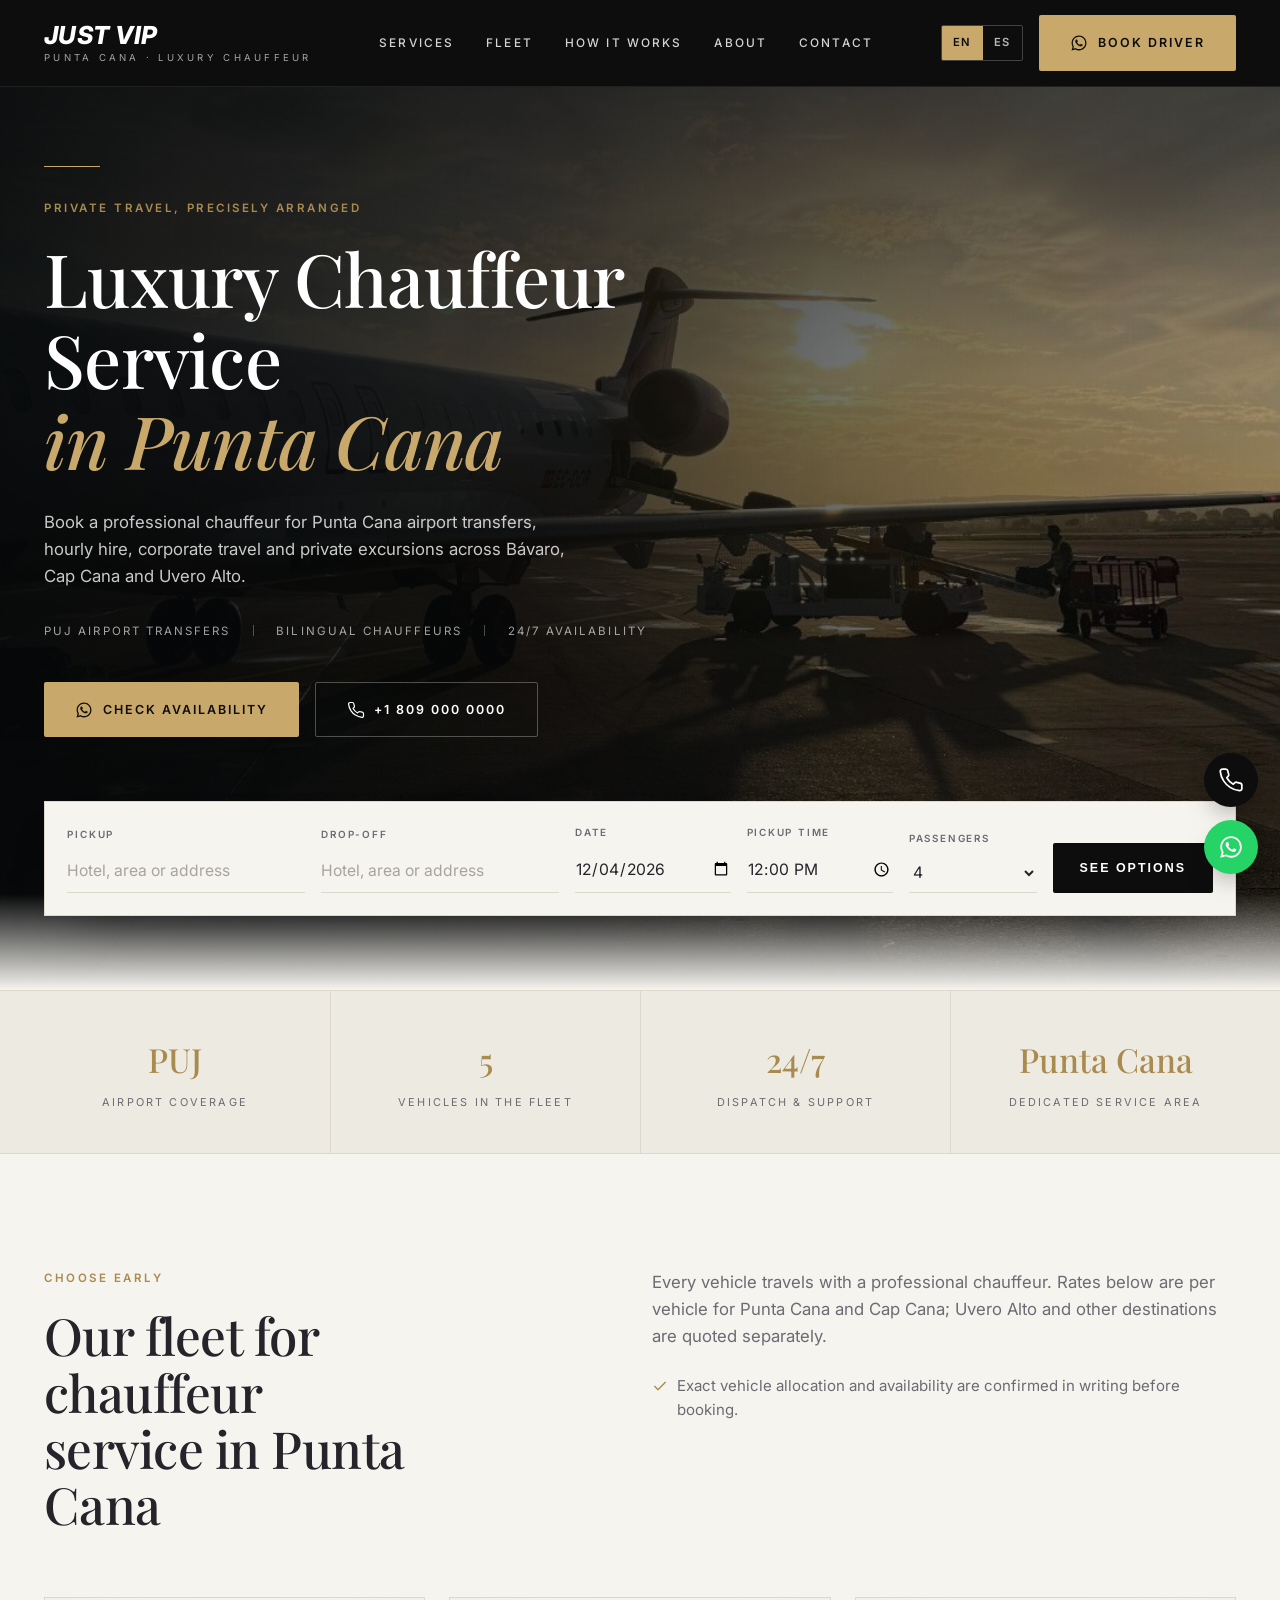
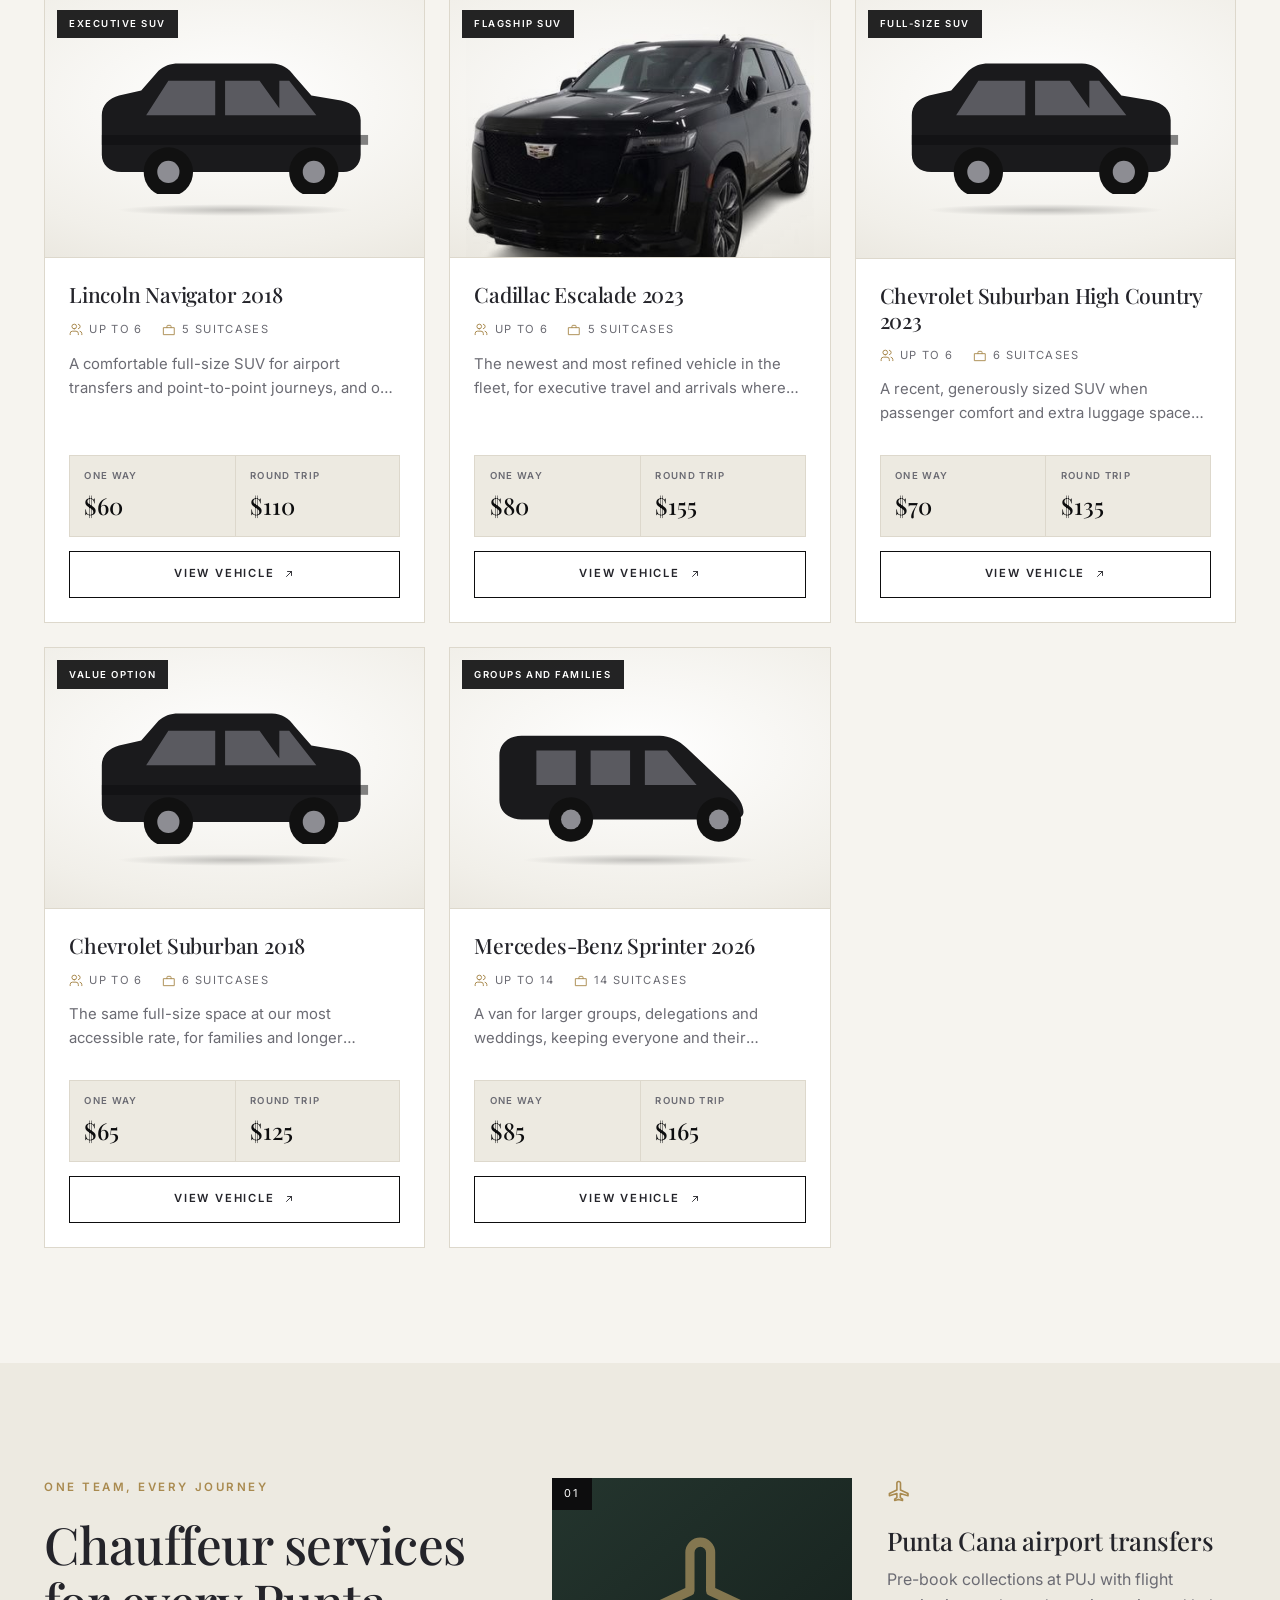
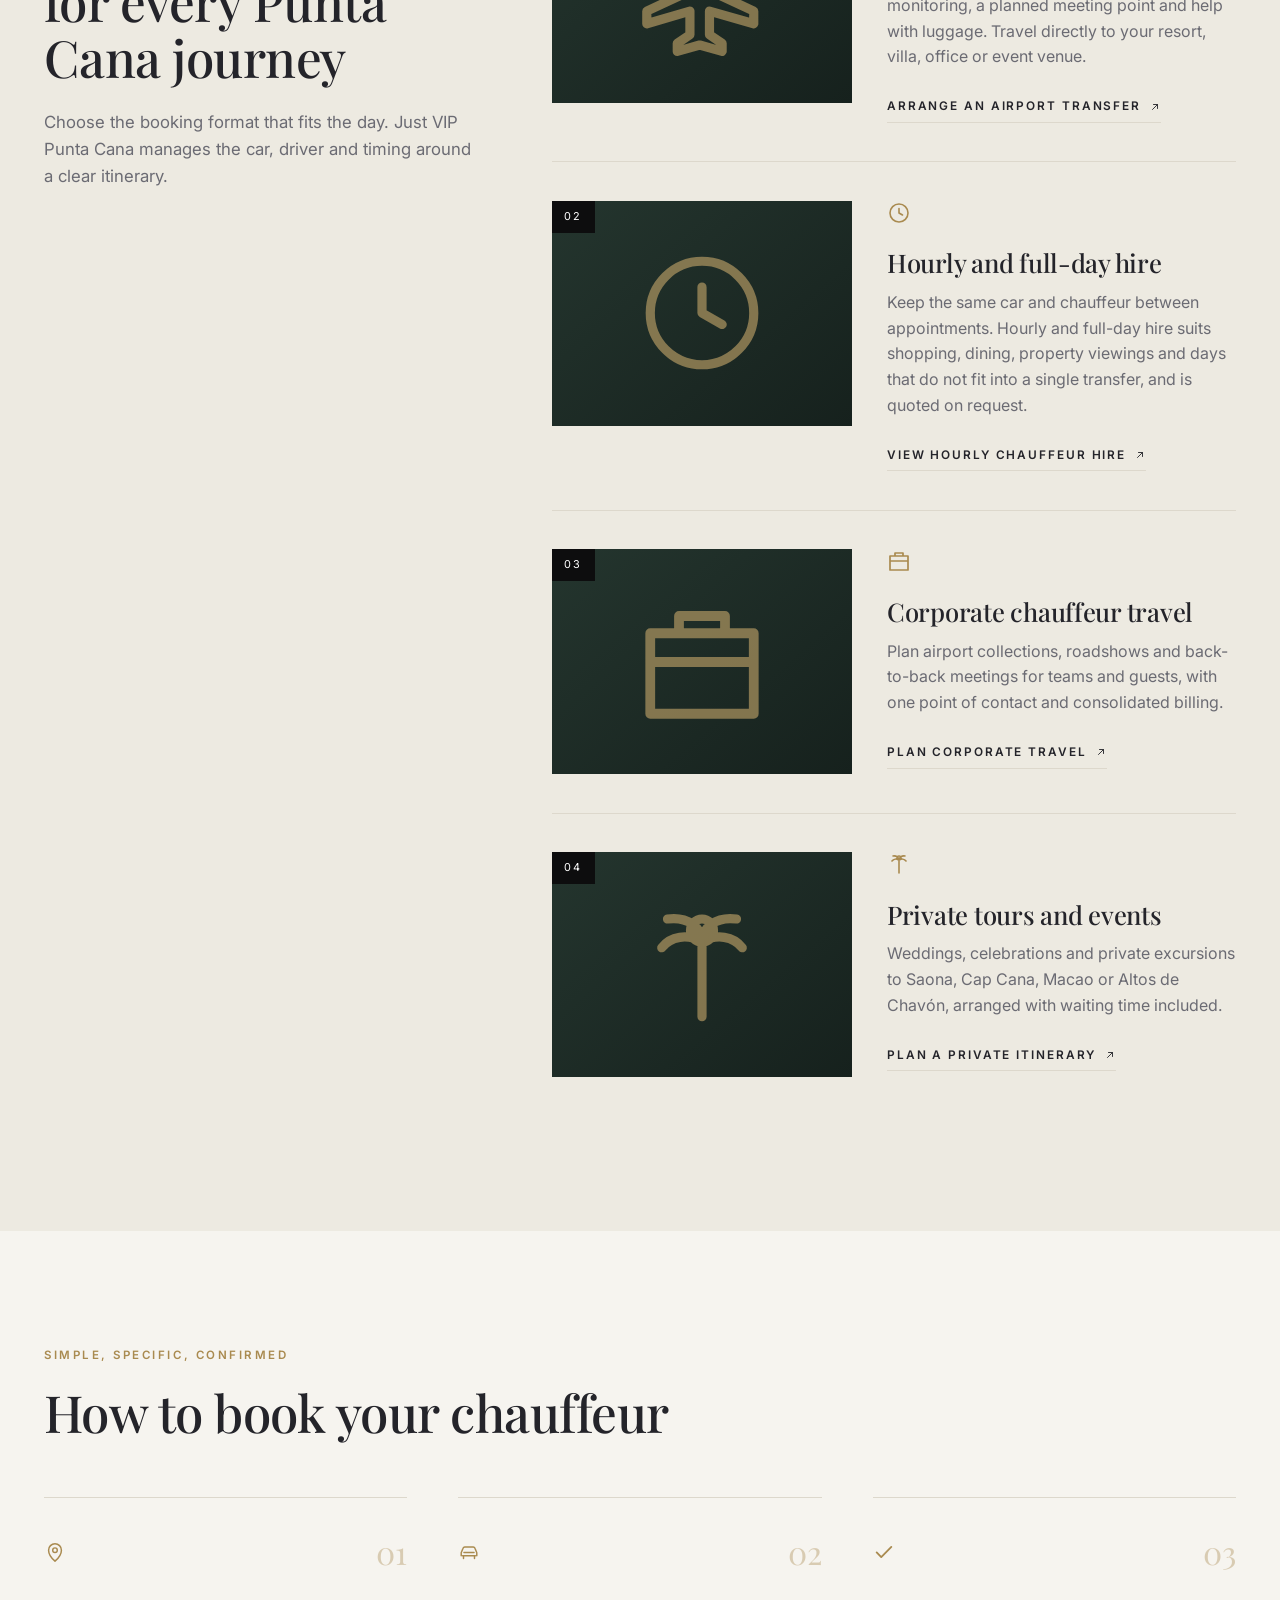
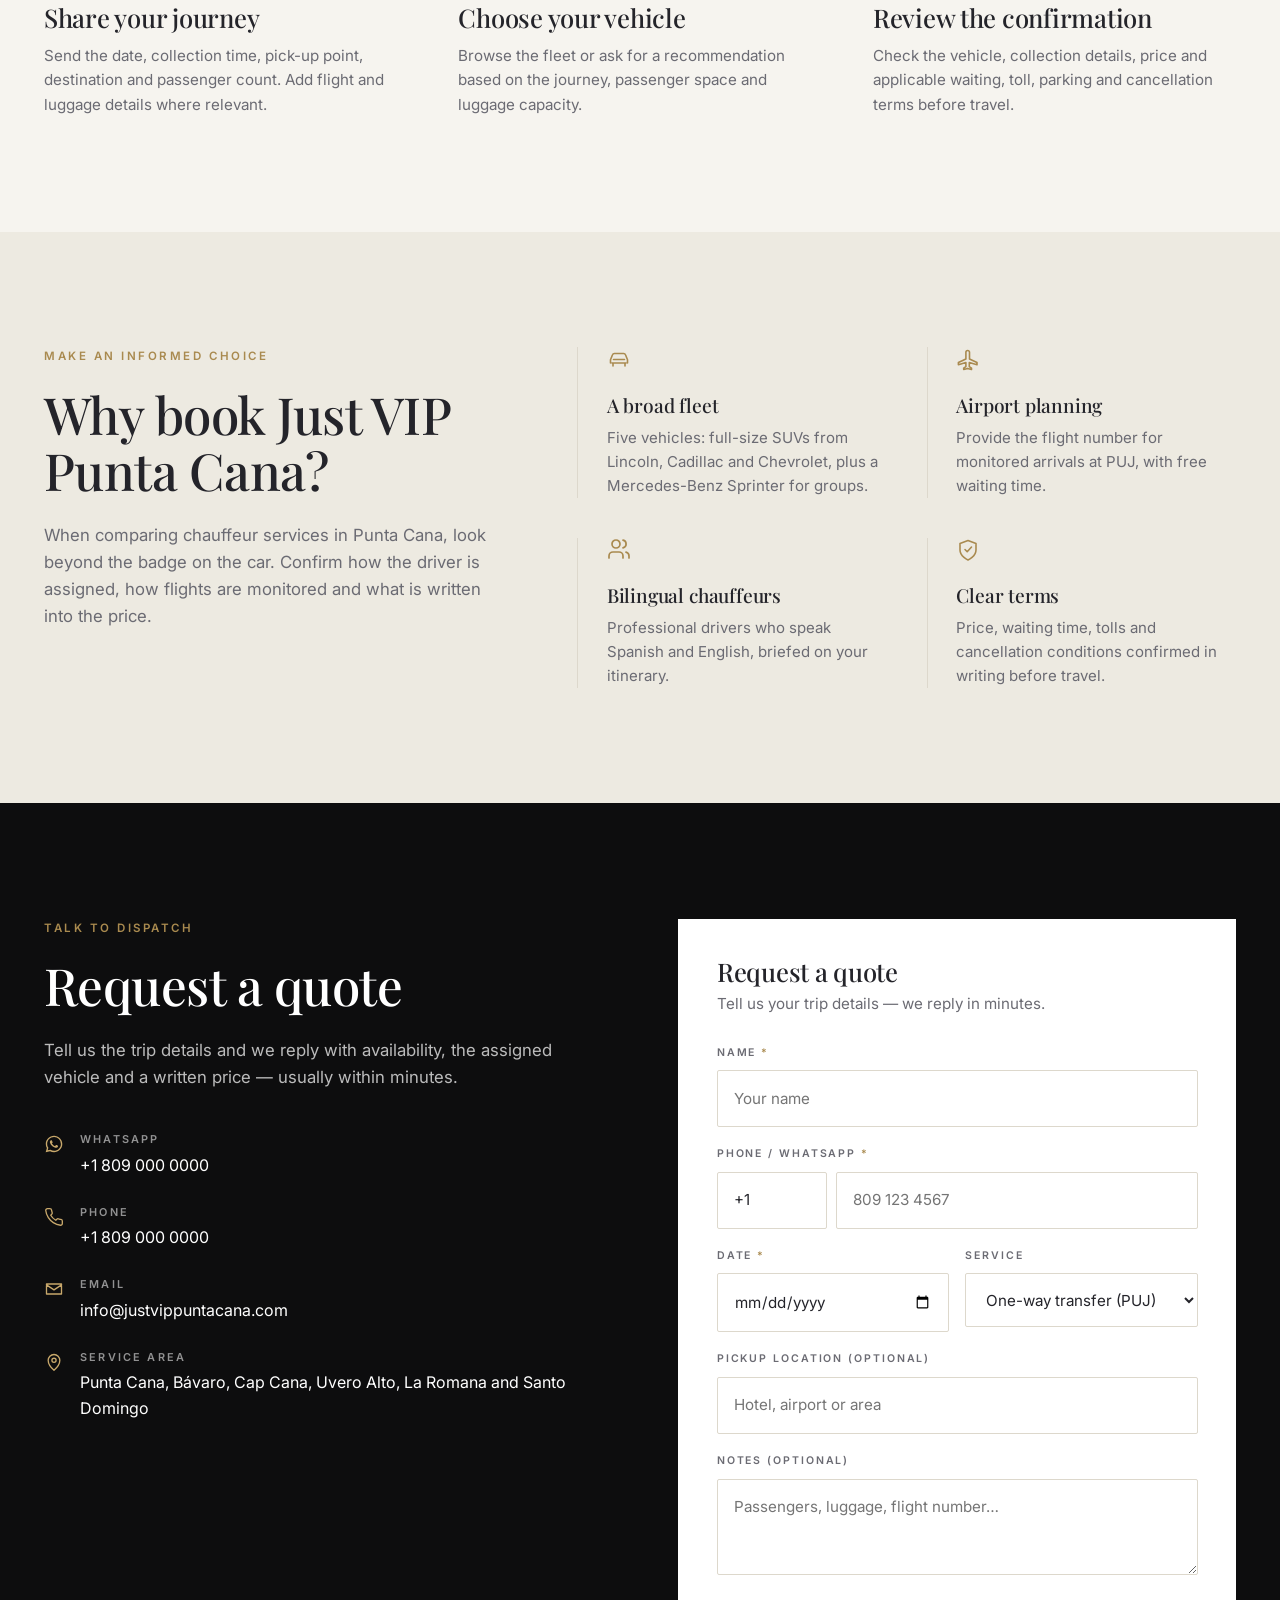
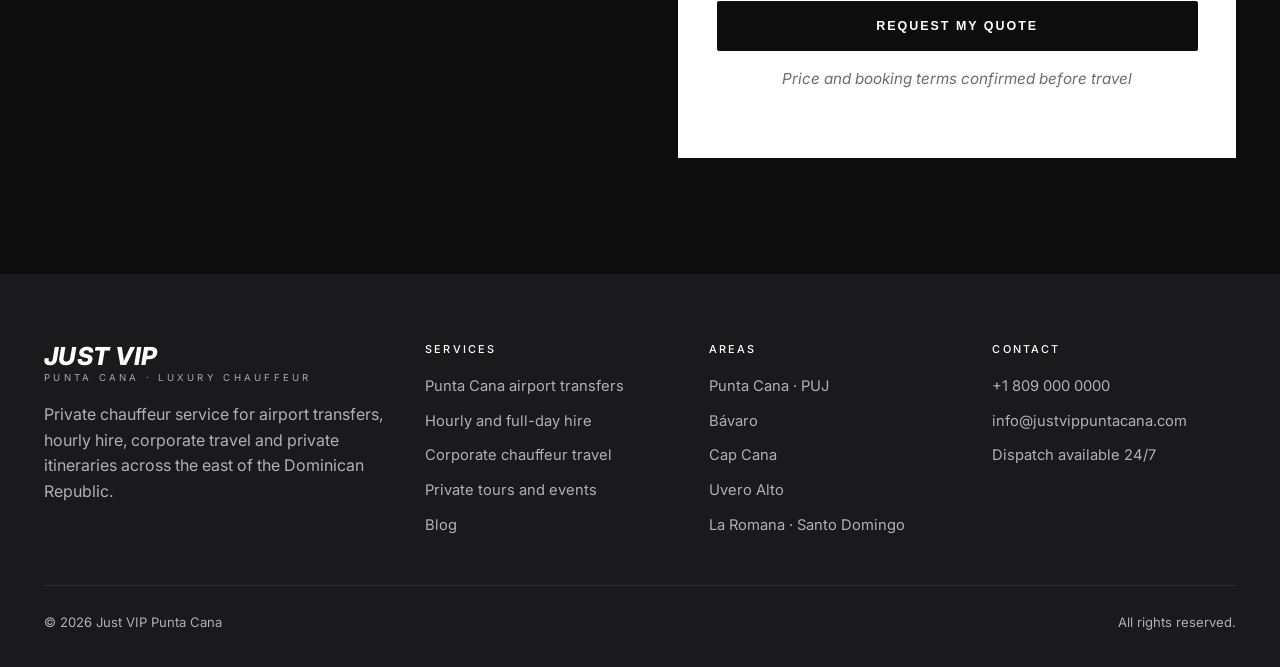
<file: index.html>
<!DOCTYPE html>
<html lang="en">
<head>
<meta charset="utf-8">
<meta name="viewport" content="width=device-width, initial-scale=1">
<title data-i18n="meta.title">Luxury Chauffeur &amp; VIP Transfers in Punta Cana | Just VIP Punta Cana</title>
<meta name="description" data-i18n="meta.description" content="Private chauffeur service in Punta Cana. Pre-booked PUJ airport transfers, hourly hire, corporate travel and excursions across Bávaro, Cap Cana and Uvero Alto.">
<link rel="canonical" href="https://justvippuntacana.com/">
<meta property="og:title" content="Just VIP Punta Cana — Luxury Chauffeur Service">
<meta property="og:description" content="Private airport transfers, hourly hire and VIP travel across Punta Cana.">
<meta property="og:type" content="website">
<link rel="preconnect" href="https://fonts.googleapis.com">
<link rel="preconnect" href="https://fonts.gstatic.com" crossorigin>
<link href="https://fonts.googleapis.com/css2?family=Inter:wght@400;500;600;700;800&family=Playfair+Display:ital,wght@0,400;0,500;1,400;1,500&display=swap" rel="stylesheet">
<link rel="stylesheet" href="assets/css/styles.css">
<link rel="icon" href="data:image/svg+xml,<svg xmlns='http://www.w3.org/2000/svg' viewBox='0 0 100 100'><rect width='100' height='100' fill='%230d0d0e'/><text x='50' y='68' font-size='54' font-family='Georgia' font-style='italic' fill='%23c8a86b' text-anchor='middle'>V</text></svg>">
</head>
<body>

<!-- ===================== SVG sprite ===================== -->
<svg width="0" height="0" style="position:absolute" aria-hidden="true">
  <defs>
    <symbol id="i-wa" viewBox="0 0 24 24"><path fill="currentColor" d="M12.04 2C6.58 2 2.13 6.45 2.13 11.91c0 1.75.46 3.45 1.32 4.95L2 22l5.25-1.38a9.87 9.87 0 0 0 4.79 1.22h.01c5.46 0 9.91-4.45 9.91-9.91C21.96 6.45 17.5 2 12.04 2Zm0 18.15h-.01a8.2 8.2 0 0 1-4.19-1.15l-.3-.18-3.12.82.83-3.04-.2-.31a8.2 8.2 0 0 1-1.26-4.38c0-4.54 3.7-8.23 8.25-8.23 2.2 0 4.27.86 5.83 2.42a8.19 8.19 0 0 1 2.41 5.82c0 4.54-3.7 8.23-8.24 8.23Zm4.52-6.16c-.25-.13-1.47-.72-1.69-.81-.23-.08-.39-.12-.56.13-.16.24-.64.8-.79.97-.14.16-.29.18-.54.06-.25-.13-1.05-.39-2-1.23-.74-.66-1.24-1.47-1.38-1.72-.15-.25-.02-.38.11-.5.11-.11.25-.29.37-.43.13-.15.17-.25.25-.41.08-.17.04-.31-.02-.43-.06-.13-.56-1.35-.77-1.84-.2-.48-.4-.42-.55-.43h-.47c-.16 0-.43.06-.65.31-.22.25-.85.84-.85 2.04 0 1.2.87 2.36.99 2.52.12.17 1.71 2.61 4.14 3.66.58.25 1.03.4 1.38.51.58.19 1.11.16 1.53.1.47-.07 1.47-.6 1.67-1.18.21-.58.21-1.07.15-1.18-.06-.1-.23-.16-.48-.29Z"/></symbol>
    <symbol id="i-phone" viewBox="0 0 24 24"><path fill="none" stroke="currentColor" stroke-width="1.6" stroke-linecap="round" stroke-linejoin="round" d="M22 16.9v3a2 2 0 0 1-2.2 2 19.8 19.8 0 0 1-8.6-3.1 19.5 19.5 0 0 1-6-6A19.8 19.8 0 0 1 2.1 4.2 2 2 0 0 1 4.1 2h3a2 2 0 0 1 2 1.7c.1 1 .4 1.9.7 2.8a2 2 0 0 1-.5 2.1L8.1 9.9a16 16 0 0 0 6 6l1.3-1.3a2 2 0 0 1 2.1-.4c.9.3 1.8.6 2.8.7a2 2 0 0 1 1.7 2Z"/></symbol>
    <symbol id="i-check" viewBox="0 0 24 24"><path fill="none" stroke="currentColor" stroke-width="2" stroke-linecap="round" stroke-linejoin="round" d="m4 12.5 5 5L20 6.5"/></symbol>
    <symbol id="i-users" viewBox="0 0 24 24"><path fill="none" stroke="currentColor" stroke-width="1.7" stroke-linecap="round" stroke-linejoin="round" d="M16 20v-2a4 4 0 0 0-4-4H6a4 4 0 0 0-4 4v2M9 10a4 4 0 1 0 0-8 4 4 0 0 0 0 8Zm13 10v-2a4 4 0 0 0-3-3.9M16 2.1a4 4 0 0 1 0 7.8"/></symbol>
    <symbol id="i-bag" viewBox="0 0 24 24"><path fill="none" stroke="currentColor" stroke-width="1.7" stroke-linecap="round" stroke-linejoin="round" d="M3 7h18v14H3zM8 7V4h8v3M3 12h18"/></symbol>
    <symbol id="i-plane" viewBox="0 0 24 24"><path fill="none" stroke="currentColor" stroke-width="1.6" stroke-linecap="round" stroke-linejoin="round" d="M21 15.5 13.5 12V5.3a1.8 1.8 0 0 0-3.6 0V12L2.4 15.5v2.2l7.5-2.2v4.1l-2.2 1.5v1.4l3.9-1.1 3.9 1.1v-1.4l-2.2-1.5v-4.1l7.7 2.2z"/></symbol>
    <symbol id="i-clock" viewBox="0 0 24 24"><path fill="none" stroke="currentColor" stroke-width="1.6" stroke-linecap="round" stroke-linejoin="round" d="M12 21a9 9 0 1 0 0-18 9 9 0 0 0 0 18Zm0-13.5V12l3.5 2"/></symbol>
    <symbol id="i-case" viewBox="0 0 24 24"><path fill="none" stroke="currentColor" stroke-width="1.6" stroke-linecap="round" stroke-linejoin="round" d="M3 8h18v12H3zM8.5 8V5.5A1.5 1.5 0 0 1 10 4h4a1.5 1.5 0 0 1 1.5 1.5V8"/></symbol>
    <symbol id="i-palm" viewBox="0 0 24 24"><path fill="none" stroke="currentColor" stroke-width="1.6" stroke-linecap="round" stroke-linejoin="round" d="M12 8v13M12 8c0-2.5 2.5-4.5 6-4M12 8c0-2.5-2.5-4.5-6-4M12 8c2.5-1.5 5.5-1 7 1M12 8c-2.5-1.5-5.5-1-7 1M12 8a2 2 0 1 0 0-4 2 2 0 0 0 0 4Z"/></symbol>
    <symbol id="i-pin" viewBox="0 0 24 24"><path fill="none" stroke="currentColor" stroke-width="1.6" stroke-linecap="round" stroke-linejoin="round" d="M12 22s7-6 7-12a7 7 0 1 0-14 0c0 6 7 12 7 12Zm0-9.5a2.5 2.5 0 1 0 0-5 2.5 2.5 0 0 0 0 5Z"/></symbol>
    <symbol id="i-car" viewBox="0 0 24 24"><path fill="none" stroke="currentColor" stroke-width="1.6" stroke-linecap="round" stroke-linejoin="round" d="M5 16h14M3.5 16v-3.2l2-5A2 2 0 0 1 7.4 6.5h9.2a2 2 0 0 1 1.9 1.3l2 5V16M6 19v-3m12 3v-3M6.5 12.5h11"/></symbol>
    <symbol id="i-shield" viewBox="0 0 24 24"><path fill="none" stroke="currentColor" stroke-width="1.6" stroke-linecap="round" stroke-linejoin="round" d="M12 22s8-3.5 8-10V5.5L12 2.5 4 5.5V12c0 6.5 8 10 8 10Zm-3-10.5 2.2 2.2L15.5 9"/></symbol>
    <symbol id="i-mail" viewBox="0 0 24 24"><path fill="none" stroke="currentColor" stroke-width="1.6" stroke-linecap="round" stroke-linejoin="round" d="M3 6h18v12H3zM3 7l9 6 9-6"/></symbol>
    <symbol id="i-arrow" viewBox="0 0 24 24"><path fill="none" stroke="currentColor" stroke-width="1.8" stroke-linecap="round" stroke-linejoin="round" d="M7 17 17 7M9 7h8v8"/></symbol>
    <symbol id="i-sedan" viewBox="0 0 120 54"><path fill="#1a1a1c" d="M8 40c-3 0-5-2-5-5v-5c0-3 2-5 5-6l16-4 12-9c3-2 6-3 9-3h22c4 0 7 1 10 4l10 8 18 5c3 1 5 3 5 6v4c0 3-2 5-5 5H8Z"/><path fill="#5a5a60" d="M40 16h18v10H33l7-10Zm22 0h12l9 10H62V16Z"/><circle cx="32" cy="40" r="9" fill="#111"/><circle cx="32" cy="40" r="4" fill="#8d8d93"/><circle cx="90" cy="40" r="9" fill="#111"/><circle cx="90" cy="40" r="4" fill="#8d8d93"/></symbol>
    <symbol id="i-suv" viewBox="0 0 120 54"><path fill="#1a1a1c" d="M14 45c-5 0-8-3-8-7V22c0-4 3-7 7-8l9-2 7-8c2-2 5-3 8-3h38c4 0 7 2 9 5l7 8 12 2c5 1 8 4 8 8v14c0 4-3 7-7 7H14Z"/><path fill="#5a5a60" d="M33 8h19v14H24l9-14Zm23 0h14l10 14H56V8Zm22 0h4l11 14H78V8Z"/><rect x="6" y="30" width="108" height="4" fill="#0d0d0e" opacity=".5"/><circle cx="33" cy="45" r="10" fill="#111"/><circle cx="33" cy="45" r="4.5" fill="#8d8d93"/><circle cx="92" cy="45" r="10" fill="#111"/><circle cx="92" cy="45" r="4.5" fill="#8d8d93"/></symbol>
    <symbol id="i-van" viewBox="0 0 120 54"><path fill="#1a1a1c" d="M12 44c-5 0-9-3-9-8V18c0-5 4-8 9-8h56c4 0 8 2 11 5l18 17c3 3 5 6 5 9 0 2-2 3-5 3H12Z"/><path fill="#5a5a60" d="M18 16h16v14H18V16Zm22 0h16v14H40V16Zm22 0h9l12 14H62V16Z"/><circle cx="32" cy="44" r="9" fill="#111"/><circle cx="32" cy="44" r="4" fill="#8d8d93"/><circle cx="92" cy="44" r="9" fill="#111"/><circle cx="92" cy="44" r="4" fill="#8d8d93"/></symbol>
    <symbol id="i-user" viewBox="0 0 24 24"><path fill="none" stroke="currentColor" stroke-width="1.6" stroke-linecap="round" stroke-linejoin="round" d="M20 21v-2a4 4 0 0 0-4-4H8a4 4 0 0 0-4 4v2M12 11a4 4 0 1 0 0-8 4 4 0 0 0 0 8Z"/></symbol>
    <symbol id="i-snow" viewBox="0 0 24 24"><path fill="none" stroke="currentColor" stroke-width="1.6" stroke-linecap="round" stroke-linejoin="round" d="M12 2v20M4.5 6.5l15 11M19.5 6.5l-15 11M12 6l-2.5-2M12 6l2.5-2M12 18l-2.5 2M12 18l2.5 2"/></symbol>
    <symbol id="i-drink" viewBox="0 0 24 24"><path fill="none" stroke="currentColor" stroke-width="1.6" stroke-linecap="round" stroke-linejoin="round" d="M7 3h10l-1 18H8L7 3Zm.4 7h9.2"/></symbol>
    <symbol id="i-award" viewBox="0 0 24 24"><path fill="none" stroke="currentColor" stroke-width="1.6" stroke-linecap="round" stroke-linejoin="round" d="M12 14a5 5 0 1 0 0-10 5 5 0 0 0 0 10Zm-3.5 1L7 22l5-2.5L17 22l-1.5-7"/></symbol>
    <symbol id="i-headset" viewBox="0 0 24 24"><path fill="none" stroke="currentColor" stroke-width="1.6" stroke-linecap="round" stroke-linejoin="round" d="M4 15v-3a8 8 0 1 1 16 0v3M4 14h2.5a1 1 0 0 1 1 1v3.5a1 1 0 0 1-1 1H5a1 1 0 0 1-1-1V14Zm16 0h-2.5a1 1 0 0 0-1 1v3.5a1 1 0 0 0 1 1H19a1 1 0 0 0 1-1V14Z"/></symbol>
    <symbol id="i-chev" viewBox="0 0 24 24"><path fill="none" stroke="currentColor" stroke-width="2" stroke-linecap="round" stroke-linejoin="round" d="m15 5-7 7 7 7"/></symbol>
    <symbol id="i-seat" viewBox="0 0 120 54"><rect x="18" y="10" width="34" height="34" rx="6" fill="#6b4f34"/><rect x="24" y="4" width="22" height="16" rx="6" fill="#8a6743"/><rect x="60" y="10" width="34" height="34" rx="6" fill="#6b4f34"/><rect x="66" y="4" width="22" height="16" rx="6" fill="#8a6743"/><rect x="14" y="44" width="92" height="5" rx="2" fill="#2c2c30"/></symbol>
    <symbol id="i-detail" viewBox="0 0 120 54"><circle cx="60" cy="27" r="20" fill="none" stroke="rgba(200,168,107,.75)" stroke-width="2.5"/><circle cx="60" cy="27" r="7" fill="rgba(200,168,107,.6)"/><path d="M60 7v12M60 35v12M40 27h12M68 27h12M46 13l8 8M74 41l-8-8M46 41l8-8M74 13l-8 8" stroke="rgba(200,168,107,.6)" stroke-width="2.5" stroke-linecap="round"/></symbol>
    <symbol id="i-palms-art" viewBox="0 0 400 300">
      <g fill="none" stroke="rgba(200,168,107,.45)" stroke-width="2.5" stroke-linecap="round">
        <path d="M150 300V120M150 120c-14-34-58-46-92-34M150 120c-30-24-74-16-96 12M150 120c14-38 58-52 94-38M150 120c32-26 78-18 100 12"/>
        <path d="M262 300V165M262 165c-10-25-42-34-68-25M262 165c10-28 42-38 70-28M262 165c-22-18-54-12-70 9M262 165c24-20 58-14 74 8"/>
      </g>
      <circle cx="150" cy="112" r="7" fill="rgba(200,168,107,.5)"/>
      <circle cx="262" cy="158" r="5.5" fill="rgba(200,168,107,.5)"/>
      <path d="M0 300h400" stroke="rgba(200,168,107,.25)" stroke-width="2"/>
    </symbol>
  </defs>
</svg>

<!-- ===================== HEADER ===================== -->
<header class="site-header">
  <div class="wrap">
    <a class="brand" href="#top">
      <strong>JUST VIP</strong>
      <span data-i18n="brand.tagline">Punta Cana · Luxury Chauffeur</span>
    </a>

    <nav class="nav" id="nav">
      <a href="#services" data-i18n="nav.services">Services</a>
      <a href="#fleet" data-i18n="nav.fleet">Fleet</a>
      <a href="#how" data-i18n="nav.how">How it works</a>
      <a href="#why" data-i18n="nav.why">About</a>
      <a href="#contact" data-i18n="nav.contact">Contact</a>
    </nav>

    <div class="header-actions">
      <div class="lang-switch" role="group" aria-label="Language / Idioma">
        <button type="button" data-lang="en" aria-pressed="true">EN</button>
        <button type="button" data-lang="es" aria-pressed="false">ES</button>
      </div>
      <a class="btn btn--gold" data-wa href="#contact">
        <svg aria-hidden="true"><use href="#i-wa"></use></svg>
        <span data-i18n="cta.book">Book driver</span>
      </a>
      <button class="nav-toggle" type="button" aria-label="Menu" aria-expanded="false">
        <span></span><span></span><span></span>
      </button>
    </div>
  </div>
</header>

<main id="top">

  <!-- ===================== HERO ===================== -->
  <section class="hero">
    <picture class="hero-media">
      <source media="(max-width: 700px)" srcset="assets/img/hero-mobile.jpg">
      <img src="assets/img/hero.jpg" alt="Chauffeur-ready aircraft on the apron at Punta Cana airport at sunrise" fetchpriority="high" decoding="async">
    </picture>
    <div class="wrap">
      <div class="hero-inner">
        <div class="rule"></div>
        <p class="eyebrow" data-i18n="hero.eyebrow">Private travel, precisely arranged</p>
        <h1>
          <span data-i18n="hero.title1">Luxury Chauffeur Service</span>
          <span class="italic-gold" data-i18n="hero.title2">in Punta Cana</span>
        </h1>
        <p class="lede" data-i18n="hero.lede">Book a professional chauffeur for Punta Cana airport transfers, hourly hire, corporate travel and private excursions across Bávaro, Cap Cana and Uvero Alto.</p>
        <div class="hero-meta">
          <span data-i18n="hero.meta1">PUJ Airport &amp; Hourly</span>
          <span data-i18n="hero.meta2">Bilingual Chauffeurs</span>
          <span data-i18n="hero.meta3">24/7 Availability</span>
        </div>
        <div class="hero-cta">
          <a class="btn btn--gold" data-wa href="#contact">
            <svg aria-hidden="true"><use href="#i-wa"></use></svg>
            <span data-i18n="cta.check">Check availability</span>
          </a>
          <a class="btn btn--ghost" data-tel href="#contact">
            <svg aria-hidden="true"><use href="#i-phone"></use></svg>
            <span data-phone>+1 809 000 0000</span>
          </a>
        </div>
      </div>

      <!-- trip search: the main way in -->
      <form class="booking" id="booking" novalidate>
        <div class="booking-fields">
          <label class="bk-field">
            <span data-i18n="book.pickup">Pickup</span>
            <input id="bk-from" name="from" type="text" list="bk-places" autocomplete="off"
                   data-i18n-placeholder="book.placePh" placeholder="Hotel, area or address" required>
          </label>
          <label class="bk-field">
            <span data-i18n="book.dropoff">Drop-off</span>
            <input id="bk-to" name="to" type="text" list="bk-places" autocomplete="off"
                   data-i18n-placeholder="book.placePh" placeholder="Hotel, area or address" required>
          </label>
          <label class="bk-field bk-field--xs">
            <span data-i18n="book.date">Date</span>
            <input id="bk-date" name="date" type="date" required>
          </label>
          <label class="bk-field bk-field--xs">
            <span data-i18n="book.time">Pickup time</span>
            <input id="bk-time" name="time" type="time" value="12:00">
          </label>
          <label class="bk-field bk-field--xs">
            <span data-i18n="book.pax">Passengers</span>
            <select id="bk-pax" name="pax">
              <option value="1">1</option><option value="2">2</option><option value="3">3</option>
              <option value="4" selected>4</option><option value="5">5</option><option value="6">6</option>
              <option value="8">8</option><option value="10">10</option><option value="12">12</option>
              <option value="14">14</option>
            </select>
          </label>
          <button class="btn btn--dark bk-submit" type="submit" data-i18n="book.cta">See options</button>
        </div>
        <p class="bk-error" id="bk-error" role="alert"></p>
      </form>

      <datalist id="bk-places">
        <option value="Punta Cana International Airport (PUJ)"></option>
        <option value="Bávaro"></option>
        <option value="Cap Cana"></option>
        <option value="Uvero Alto"></option>
        <option value="Punta Cana Village"></option>
        <option value="La Romana"></option>
        <option value="Santo Domingo"></option>
      </datalist>
    </div>
  </section>

  <!-- ===================== STATS ===================== -->
  <section class="stats">
    <div class="wrap">
      <div class="stat"><b>PUJ</b><span data-i18n="stats.1">Airport coverage</span></div>
      <div class="stat"><b>5</b><span data-i18n="stats.2">Hour packages</span></div>
      <div class="stat"><b>24/7</b><span data-i18n="stats.3">Dispatch &amp; support</span></div>
      <div class="stat"><b data-i18n="stats.4v">Punta Cana</b><span data-i18n="stats.4">Dedicated service area</span></div>
    </div>
  </section>

  <!-- ===================== FLEET ===================== -->
  <section class="section" id="fleet">
    <div class="wrap">
      <div class="section-head reveal">
        <div>
          <p class="eyebrow" data-i18n="fleet.eyebrow">Choose early</p>
          <h2 id="fleet-title" data-i18n="fleet.title">Selected cars for a chauffeur service in Punta Cana</h2>
        </div>
        <div>
          <p class="lede" id="fleet-lede" data-i18n="fleet.lede">Start with the kind of journey you are planning. These fleet options cover executive travel, larger vehicles and family or group bookings without making you search the full fleet first.</p>
          <p class="note">
            <svg aria-hidden="true"><use href="#i-check"></use></svg>
            <span data-i18n="fleet.note">Exact vehicle allocation and availability are confirmed in writing before booking.</span>
          </p>
        </div>
      </div>

      <div class="trip-bar" id="trip-bar" hidden>
        <div class="trip-route">
          <svg aria-hidden="true"><use href="#i-pin"></use></svg>
          <span><b id="trip-from"></b> <span class="arrow">&rarr;</span> <b id="trip-to"></b></span>
        </div>
        <div class="trip-meta" id="trip-meta"></div>
        <button class="trip-edit" type="button" id="trip-edit" data-i18n="book.change">Change search</button>
      </div>

      <p class="trip-empty" id="trip-empty" hidden data-i18n="book.noneFit">No vehicle in the fleet seats that many passengers — message us and we will arrange two vehicles.</p>

      <div class="fleet-grid">
<!-- FLEET:START -->
        <article class="card reveal" data-seats="6">
          <a class="card-link" href="fleet/lincoln-navigator-2018.html">
            <div class="card-media">
              <span class="badge" data-i18n="fleet.c1.badge"></span>
              <svg class="veh" viewBox="0 0 120 54" aria-hidden="true"><use href="#i-suv"></use></svg>
            </div>
            <div class="card-body">
              <h3 data-i18n="fleet.c1.name">Lincoln Navigator 2018</h3>
              <div class="specs">
                <span><svg aria-hidden="true"><use href="#i-users"></use></svg><span data-i18n="fleet.c1.pax"></span></span>
                <span><svg aria-hidden="true"><use href="#i-case"></use></svg><span data-i18n="fleet.c1.bags"></span></span>
              </div>
              <p class="card-text" data-i18n="fleet.c1.text"></p>
              <div class="card-rates">
                <div>
                  <span data-i18n="veh.oneWay"></span>
                  <b>$60</b>
                </div>
                <div>
                  <span data-i18n="veh.roundTrip"></span>
                  <b>$110</b>
                </div>
              </div>
              <span class="card-cta">
                <span data-i18n="cta.view"></span>
                <svg aria-hidden="true" width="12" height="12"><use href="#i-arrow"></use></svg>
              </span>
            </div>
          </a>
        </article>
        <article class="card reveal" data-seats="6">
          <a class="card-link" href="fleet/cadillac-escalade-2023.html">
            <div class="card-media">
              <span class="badge" data-i18n="fleet.c2.badge"></span>
              <img class="veh-photo" src="assets/img/fleet/escalade-1-exterior-thumb.jpg" alt="Cadillac Escalade 2023 exterior" loading="lazy" decoding="async">
            </div>
            <div class="card-body">
              <h3 data-i18n="fleet.c2.name">Cadillac Escalade 2023</h3>
              <div class="specs">
                <span><svg aria-hidden="true"><use href="#i-users"></use></svg><span data-i18n="fleet.c2.pax"></span></span>
                <span><svg aria-hidden="true"><use href="#i-case"></use></svg><span data-i18n="fleet.c2.bags"></span></span>
              </div>
              <p class="card-text" data-i18n="fleet.c2.text"></p>
              <div class="card-rates">
                <div>
                  <span data-i18n="veh.oneWay"></span>
                  <b>$80</b>
                </div>
                <div>
                  <span data-i18n="veh.roundTrip"></span>
                  <b>$155</b>
                </div>
              </div>
              <span class="card-cta">
                <span data-i18n="cta.view"></span>
                <svg aria-hidden="true" width="12" height="12"><use href="#i-arrow"></use></svg>
              </span>
            </div>
          </a>
        </article>
        <article class="card reveal" data-seats="6">
          <a class="card-link" href="fleet/chevrolet-suburban-high-country-2023.html">
            <div class="card-media">
              <span class="badge" data-i18n="fleet.c3.badge"></span>
              <svg class="veh" viewBox="0 0 120 54" aria-hidden="true"><use href="#i-suv"></use></svg>
            </div>
            <div class="card-body">
              <h3 data-i18n="fleet.c3.name">Chevrolet Suburban High Country 2023</h3>
              <div class="specs">
                <span><svg aria-hidden="true"><use href="#i-users"></use></svg><span data-i18n="fleet.c3.pax"></span></span>
                <span><svg aria-hidden="true"><use href="#i-case"></use></svg><span data-i18n="fleet.c3.bags"></span></span>
              </div>
              <p class="card-text" data-i18n="fleet.c3.text"></p>
              <div class="card-rates">
                <div>
                  <span data-i18n="veh.oneWay"></span>
                  <b>$70</b>
                </div>
                <div>
                  <span data-i18n="veh.roundTrip"></span>
                  <b>$135</b>
                </div>
              </div>
              <span class="card-cta">
                <span data-i18n="cta.view"></span>
                <svg aria-hidden="true" width="12" height="12"><use href="#i-arrow"></use></svg>
              </span>
            </div>
          </a>
        </article>
        <article class="card reveal" data-seats="6">
          <a class="card-link" href="fleet/chevrolet-suburban-2018.html">
            <div class="card-media">
              <span class="badge" data-i18n="fleet.c4.badge"></span>
              <svg class="veh" viewBox="0 0 120 54" aria-hidden="true"><use href="#i-suv"></use></svg>
            </div>
            <div class="card-body">
              <h3 data-i18n="fleet.c4.name">Chevrolet Suburban 2018</h3>
              <div class="specs">
                <span><svg aria-hidden="true"><use href="#i-users"></use></svg><span data-i18n="fleet.c4.pax"></span></span>
                <span><svg aria-hidden="true"><use href="#i-case"></use></svg><span data-i18n="fleet.c4.bags"></span></span>
              </div>
              <p class="card-text" data-i18n="fleet.c4.text"></p>
              <div class="card-rates">
                <div>
                  <span data-i18n="veh.oneWay"></span>
                  <b>$65</b>
                </div>
                <div>
                  <span data-i18n="veh.roundTrip"></span>
                  <b>$125</b>
                </div>
              </div>
              <span class="card-cta">
                <span data-i18n="cta.view"></span>
                <svg aria-hidden="true" width="12" height="12"><use href="#i-arrow"></use></svg>
              </span>
            </div>
          </a>
        </article>
        <article class="card reveal" data-seats="14">
          <a class="card-link" href="fleet/mercedes-benz-sprinter-2026.html">
            <div class="card-media">
              <span class="badge" data-i18n="fleet.c5.badge"></span>
              <svg class="veh" viewBox="0 0 120 54" aria-hidden="true"><use href="#i-van"></use></svg>
            </div>
            <div class="card-body">
              <h3 data-i18n="fleet.c5.name">Mercedes-Benz Sprinter 2026</h3>
              <div class="specs">
                <span><svg aria-hidden="true"><use href="#i-users"></use></svg><span data-i18n="fleet.c5.pax"></span></span>
                <span><svg aria-hidden="true"><use href="#i-case"></use></svg><span data-i18n="fleet.c5.bags"></span></span>
              </div>
              <p class="card-text" data-i18n="fleet.c5.text"></p>
              <div class="card-rates">
                <div>
                  <span data-i18n="veh.oneWay"></span>
                  <b>$85</b>
                </div>
                <div>
                  <span data-i18n="veh.roundTrip"></span>
                  <b>$165</b>
                </div>
              </div>
              <span class="card-cta">
                <span data-i18n="cta.view"></span>
                <svg aria-hidden="true" width="12" height="12"><use href="#i-arrow"></use></svg>
              </span>
            </div>
          </a>
        </article>
      <!-- FLEET:END -->
      </div>
    </div>
  </section>

  <!-- ===================== SERVICES ===================== -->
  <section class="section section--tint" id="services">
    <div class="wrap services-layout">
      <div class="reveal">
        <p class="eyebrow" data-i18n="services.eyebrow">One team, every journey</p>
        <h2 data-i18n="services.title">Chauffeur services for every Punta Cana journey</h2>
        <p class="lede" style="margin-top:1.5rem" data-i18n="services.lede">Choose the booking format that fits the day. Just VIP Punta Cana manages the car, driver and timing around a clear itinerary.</p>
      </div>

      <div>
        <article class="service reveal">
          <div class="service-media">
            <span class="num">01</span>
            <svg aria-hidden="true"><use href="#i-plane"></use></svg>
          </div>
          <div>
            <svg class="service-icon" aria-hidden="true"><use href="#i-plane"></use></svg>
            <h3 data-i18n="services.s1.title">Punta Cana airport transfers</h3>
            <p data-i18n="services.s1.text">Pre-book collections at PUJ with flight monitoring, a planned meeting point and help with luggage. Travel directly to your resort, villa, office or event venue.</p>
            <a class="link-arrow" data-wa href="#contact"><span data-i18n="services.s1.cta">Arrange an airport transfer</span><svg aria-hidden="true" width="12" height="12"><use href="#i-arrow"></use></svg></a>
          </div>
        </article>

        <article class="service reveal">
          <div class="service-media">
            <span class="num">02</span>
            <svg aria-hidden="true"><use href="#i-clock"></use></svg>
          </div>
          <div>
            <svg class="service-icon" aria-hidden="true"><use href="#i-clock"></use></svg>
            <h3 data-i18n="services.s2.title">Hourly and full-day hire</h3>
            <p data-i18n="services.s2.text">Keep the same car and chauffeur between appointments. Hourly packages suit shopping, dining, property viewings and days that do not fit into a single transfer.</p>
            <a class="link-arrow" data-wa href="#contact"><span data-i18n="services.s2.cta">View hourly chauffeur hire</span><svg aria-hidden="true" width="12" height="12"><use href="#i-arrow"></use></svg></a>
          </div>
        </article>

        <article class="service reveal">
          <div class="service-media">
            <span class="num">03</span>
            <svg aria-hidden="true"><use href="#i-bag"></use></svg>
          </div>
          <div>
            <svg class="service-icon" aria-hidden="true"><use href="#i-bag"></use></svg>
            <h3 data-i18n="services.s3.title">Corporate chauffeur travel</h3>
            <p data-i18n="services.s3.text">Plan airport collections, roadshows and back-to-back meetings for teams and guests, with one point of contact and consolidated billing.</p>
            <a class="link-arrow" data-wa href="#contact"><span data-i18n="services.s3.cta">Plan corporate travel</span><svg aria-hidden="true" width="12" height="12"><use href="#i-arrow"></use></svg></a>
          </div>
        </article>

        <article class="service reveal">
          <div class="service-media">
            <span class="num">04</span>
            <svg aria-hidden="true"><use href="#i-palm"></use></svg>
          </div>
          <div>
            <svg class="service-icon" aria-hidden="true"><use href="#i-palm"></use></svg>
            <h3 data-i18n="services.s4.title">Private tours and events</h3>
            <p data-i18n="services.s4.text">Weddings, celebrations and private excursions to Saona, Cap Cana, Macao or Altos de Chavón, arranged with waiting time included.</p>
            <a class="link-arrow" data-wa href="#contact"><span data-i18n="services.s4.cta">Plan a private itinerary</span><svg aria-hidden="true" width="12" height="12"><use href="#i-arrow"></use></svg></a>
          </div>
        </article>
      </div>
    </div>
  </section>

  <!-- ===================== HOW ===================== -->
  <section class="section" id="how">
    <div class="wrap">
      <div class="reveal" style="margin-bottom:3.5rem">
        <p class="eyebrow" data-i18n="how.eyebrow">Simple, specific, confirmed</p>
        <h2 data-i18n="how.title">How to book your chauffeur</h2>
      </div>

      <div class="steps">
        <div class="step reveal">
          <div class="step-top"><svg aria-hidden="true"><use href="#i-pin"></use></svg><b>01</b></div>
          <h3 data-i18n="how.s1.title">Share your journey</h3>
          <p data-i18n="how.s1.text">Send the date, collection time, pick-up point, destination and passenger count. Add flight and luggage details where relevant.</p>
        </div>
        <div class="step reveal">
          <div class="step-top"><svg aria-hidden="true"><use href="#i-car"></use></svg><b>02</b></div>
          <h3 data-i18n="how.s2.title">Choose your vehicle</h3>
          <p data-i18n="how.s2.text">Browse the fleet or ask for a recommendation based on the journey, passenger space and luggage capacity.</p>
        </div>
        <div class="step reveal">
          <div class="step-top"><svg aria-hidden="true"><use href="#i-check"></use></svg><b>03</b></div>
          <h3 data-i18n="how.s3.title">Review the confirmation</h3>
          <p data-i18n="how.s3.text">Check the vehicle, collection details, price and applicable waiting, toll, parking and cancellation terms before travel.</p>
        </div>
      </div>
    </div>
  </section>

  <!-- ===================== WHY ===================== -->
  <section class="section section--tint" id="why">
    <div class="wrap why">
      <div class="reveal">
        <p class="eyebrow" data-i18n="why.eyebrow">Make an informed choice</p>
        <h2 data-i18n="why.title">Why book Just VIP Punta Cana?</h2>
        <p class="lede" style="margin-top:1.5rem" data-i18n="why.lede">When comparing chauffeur services in Punta Cana, look beyond the badge on the car. Confirm how the driver is assigned, how flights are monitored and what is written into the price.</p>
      </div>

      <div class="why-grid">
        <div class="why-item reveal">
          <svg aria-hidden="true"><use href="#i-car"></use></svg>
          <h3 data-i18n="why.i1.title">A broad fleet</h3>
          <p data-i18n="why.i1.text">Choose from executive sedans, premium SUVs and practical group vans.</p>
        </div>
        <div class="why-item reveal">
          <svg aria-hidden="true"><use href="#i-plane"></use></svg>
          <h3 data-i18n="why.i2.title">Airport planning</h3>
          <p data-i18n="why.i2.text">Provide the flight number for monitored arrivals at PUJ, with free waiting time.</p>
        </div>
        <div class="why-item reveal">
          <svg aria-hidden="true"><use href="#i-users"></use></svg>
          <h3 data-i18n="why.i3.title">Bilingual chauffeurs</h3>
          <p data-i18n="why.i3.text">Professional drivers who speak Spanish and English, briefed on your itinerary.</p>
        </div>
        <div class="why-item reveal">
          <svg aria-hidden="true"><use href="#i-shield"></use></svg>
          <h3 data-i18n="why.i4.title">Clear terms</h3>
          <p data-i18n="why.i4.text">Price, waiting time, tolls and cancellation conditions confirmed in writing before travel.</p>
        </div>
      </div>
    </div>
  </section>

  <!-- ===================== CONTACT / QUOTE ===================== -->
  <section class="section quote-section" id="contact">
    <div class="wrap quote-layout">
      <div class="reveal">
        <p class="eyebrow" data-i18n="contact.eyebrow">Talk to dispatch</p>
        <h2 data-i18n="contact.title">Request a quote</h2>
        <p class="lede" style="margin-top:1.5rem" data-i18n="contact.lede">Tell us the trip details and we reply with availability, the assigned vehicle and a written price — usually within minutes.</p>

        <ul class="contact-list">
          <li>
            <svg aria-hidden="true"><use href="#i-wa"></use></svg>
            <div><b data-i18n="contact.wa">WhatsApp</b><a data-wa href="#" data-phone>+1 809 000 0000</a></div>
          </li>
          <li>
            <svg aria-hidden="true"><use href="#i-phone"></use></svg>
            <div><b data-i18n="contact.phone">Phone</b><a data-tel href="#" data-phone>+1 809 000 0000</a></div>
          </li>
          <li>
            <svg aria-hidden="true"><use href="#i-mail"></use></svg>
            <div><b data-i18n="contact.email">Email</b><a href="mailto:info@justvippuntacana.com">info@justvippuntacana.com</a></div>
          </li>
          <li>
            <svg aria-hidden="true"><use href="#i-pin"></use></svg>
            <div><b data-i18n="contact.area">Service area</b><span data-i18n="contact.areaText">Punta Cana, Bávaro, Cap Cana, Uvero Alto, La Romana and Santo Domingo</span></div>
          </li>
        </ul>
      </div>

      <form class="form-card reveal" id="quote-form" novalidate>
        <h3 data-i18n="form.title">Request a quote</h3>
        <p data-i18n="form.sub">Tell us your trip details — we reply in minutes.</p>

        <div class="field">
          <label for="f-name"><span data-i18n="form.name">Name</span> <span class="req">*</span></label>
          <input id="f-name" name="name" type="text" required data-i18n-placeholder="form.namePh" placeholder="Your name">
        </div>

        <div class="field">
          <label for="f-phone"><span data-i18n="form.phone">Phone / WhatsApp</span> <span class="req">*</span></label>
          <div class="phone-row">
            <input id="f-code" name="code" type="text" value="+1" aria-label="Country code">
            <input id="f-phone" name="phone" type="tel" required placeholder="809 123 4567">
          </div>
        </div>

        <div class="field field-row">
          <div>
            <label for="f-date"><span data-i18n="form.date">Date</span> <span class="req">*</span></label>
            <input id="f-date" name="date" type="date" required>
          </div>
          <div>
            <label for="f-package" data-i18n="form.package">Service</label>
            <select id="f-package" name="package">
              <option data-i18n="form.pkg1">Airport transfer (PUJ)</option>
              <option data-i18n="form.pkg2">Hourly hire (3 / 5 / 8 h)</option>
              <option data-i18n="form.pkg3">Corporate travel</option>
              <option data-i18n="form.pkg4">Private tour or event</option>
            </select>
          </div>
        </div>

        <div class="field">
          <label for="f-pickup"><span data-i18n="form.pickup">Pickup location</span> <span data-i18n="form.optional">(optional)</span></label>
          <input id="f-pickup" name="pickup" type="text" data-i18n-placeholder="form.pickupPh" placeholder="Hotel, airport or area">
        </div>

        <div class="field">
          <label for="f-notes"><span data-i18n="form.notes">Notes</span> <span data-i18n="form.optional">(optional)</span></label>
          <textarea id="f-notes" name="notes" data-i18n-placeholder="form.notesPh" placeholder="Passengers, luggage, flight number…"></textarea>
        </div>

        <button class="btn btn--dark" type="submit" data-i18n="form.submit">Request my quote</button>
        <p class="form-note" data-i18n="form.disclaimer">Price and booking terms confirmed before travel</p>
        <p class="form-status" id="form-status" role="status" aria-live="polite"></p>
      </form>
    </div>
  </section>
</main>

<!-- ===================== FOOTER ===================== -->
<footer class="site-footer">
  <div class="wrap">
    <div class="footer-grid">
      <div>
        <div class="brand">
          <strong>JUST VIP</strong>
          <span data-i18n="brand.tagline">Punta Cana · Luxury Chauffeur</span>
        </div>
        <p data-i18n="footer.blurb">Private chauffeur service for airport transfers, hourly hire, corporate travel and private itineraries across the east of the Dominican Republic.</p>
      </div>
      <div>
        <h4 data-i18n="footer.services">Services</h4>
        <ul>
          <li><a href="#services" data-i18n="services.s1.title">Punta Cana airport transfers</a></li>
          <li><a href="#services" data-i18n="services.s2.title">Hourly and full-day hire</a></li>
          <li><a href="#services" data-i18n="services.s3.title">Corporate chauffeur travel</a></li>
          <li><a href="#services" data-i18n="services.s4.title">Private tours and events</a></li>
          <li><a href="blog/" data-href-es="es/blog/" data-i18n="footer.blog">Blog</a></li>
        </ul>
      </div>
      <div>
        <h4 data-i18n="footer.areas">Areas</h4>
        <ul>
          <li>Punta Cana · PUJ</li>
          <li>Bávaro</li>
          <li>Cap Cana</li>
          <li>Uvero Alto</li>
          <li>La Romana · Santo Domingo</li>
        </ul>
      </div>
      <div>
        <h4 data-i18n="footer.contact">Contact</h4>
        <ul>
          <li><a data-wa href="#" data-phone>+1 809 000 0000</a></li>
          <li><a href="mailto:info@justvippuntacana.com">info@justvippuntacana.com</a></li>
          <li data-i18n="footer.hours">Dispatch available 24/7</li>
        </ul>
      </div>
    </div>
    <div class="footer-bottom">
      <span>© <span id="year">2026</span> Just VIP Punta Cana</span>
      <span data-i18n="footer.rights">All rights reserved.</span>
    </div>
  </div>
</footer>

<div class="floats">
  <a class="float float--call" data-tel href="#contact" aria-label="Call"><svg aria-hidden="true"><use href="#i-phone"></use></svg></a>
  <a class="float float--wa" data-wa href="#contact" aria-label="WhatsApp"><svg aria-hidden="true"><use href="#i-wa"></use></svg></a>
</div>

<script src="assets/js/i18n.js"></script>
<script src="assets/js/main.js"></script>
</body>
</html>
</file>
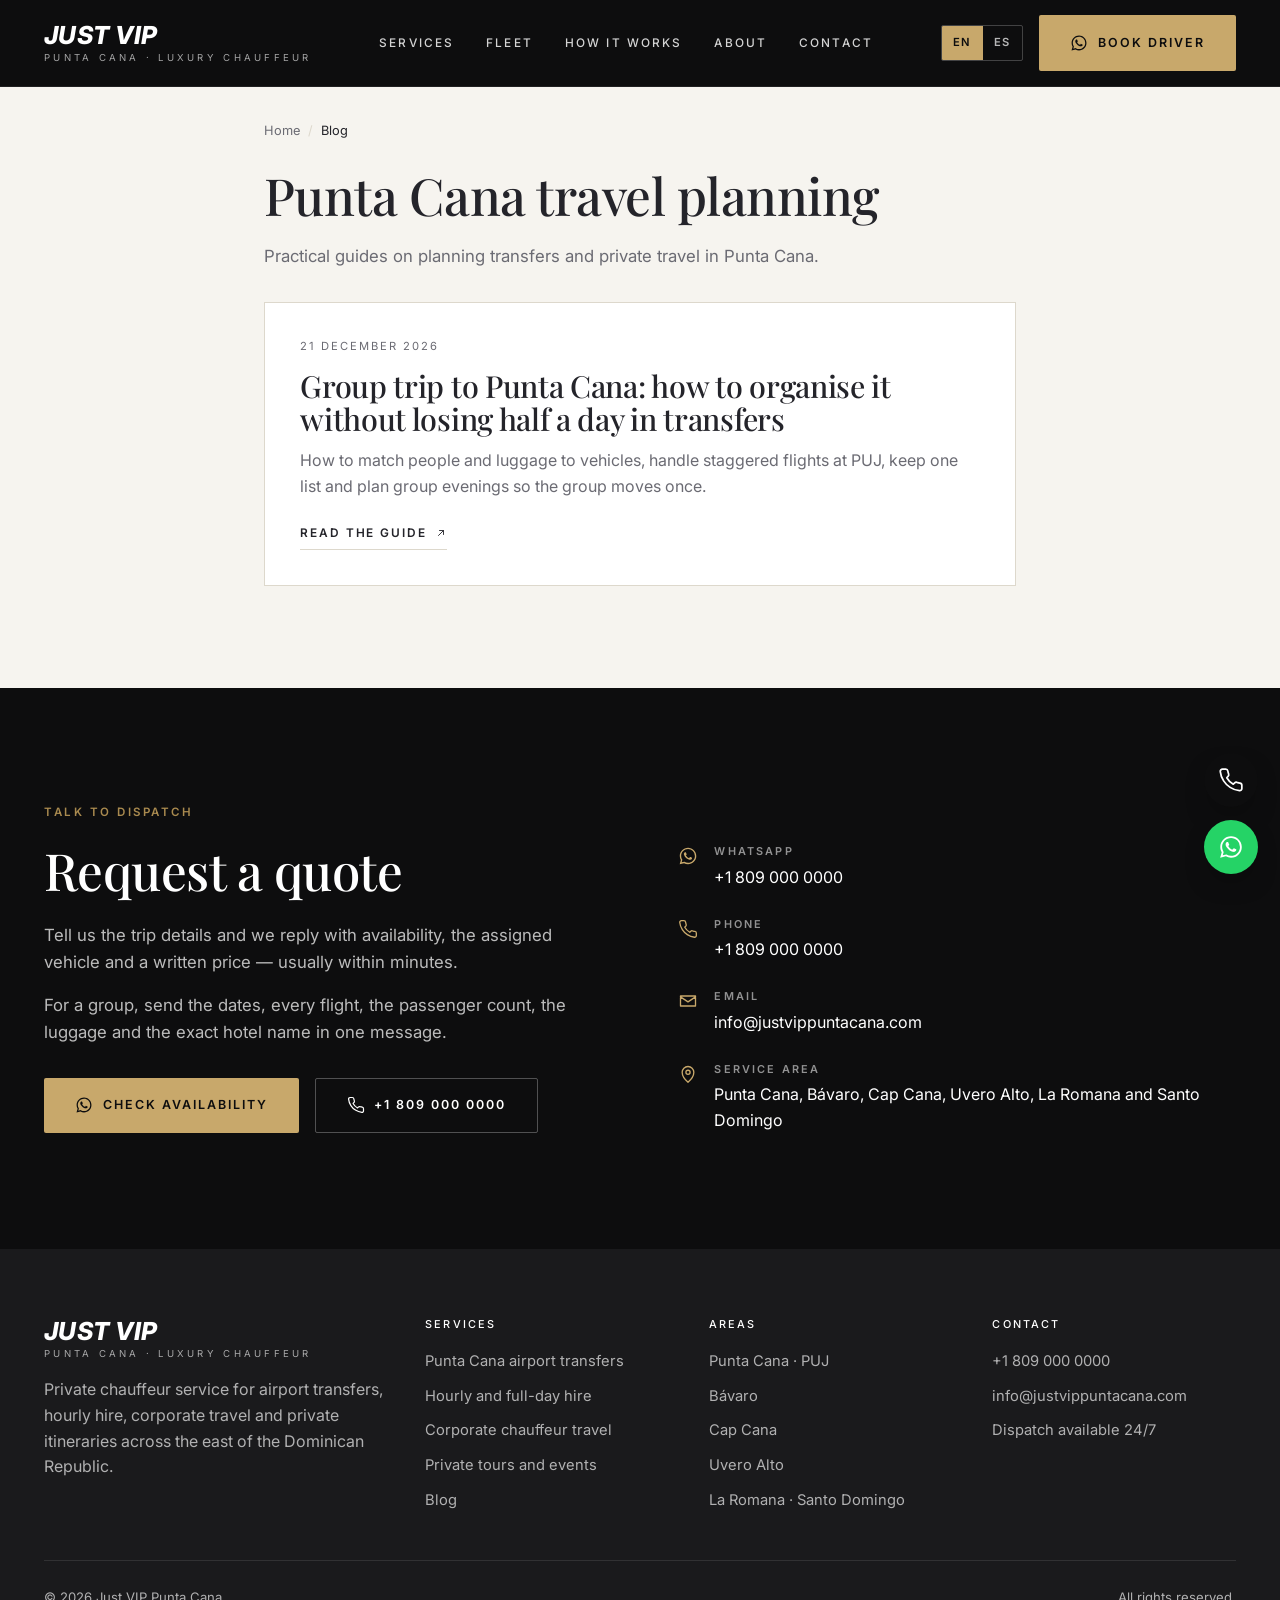
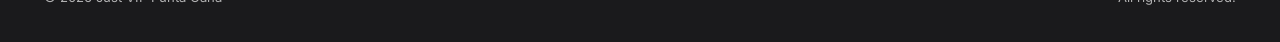
<file: blog/index.html>
<!DOCTYPE html>
<html lang="en" data-lang-lock="en">
<head>
<meta charset="utf-8">
<meta name="viewport" content="width=device-width, initial-scale=1">
<title>Blog: Punta Cana Travel Planning | Just VIP Punta Cana</title>
<meta name="description" content="Practical guides from Just VIP Punta Cana on planning airport transfers, group trips and private travel in Punta Cana.">
<link rel="canonical" href="https://justvippuntacana.com/blog/">
<link rel="alternate" hreflang="en" href="https://justvippuntacana.com/blog/">
<link rel="alternate" hreflang="es" href="https://justvippuntacana.com/es/blog/">
<link rel="alternate" hreflang="x-default" href="https://justvippuntacana.com/blog/">
<meta property="og:title" content="Blog: Punta Cana Travel Planning | Just VIP Punta Cana">
<meta property="og:description" content="Practical guides from Just VIP Punta Cana on planning airport transfers, group trips and private travel in Punta Cana.">
<meta property="og:type" content="website">
<meta property="og:url" content="https://justvippuntacana.com/blog/">
<meta property="og:image" content="https://justvippuntacana.com/assets/img/hero.jpg">
<link rel="preconnect" href="https://fonts.googleapis.com">
<link rel="preconnect" href="https://fonts.gstatic.com" crossorigin>
<link href="https://fonts.googleapis.com/css2?family=Inter:wght@400;500;600;700;800&family=Playfair+Display:ital,wght@0,400;0,500;1,400;1,500&display=swap" rel="stylesheet">
<link rel="stylesheet" href="../assets/css/styles.css">
<link rel="icon" href="data:image/svg+xml,<svg xmlns='http://www.w3.org/2000/svg' viewBox='0 0 100 100'><rect width='100' height='100' fill='%230d0d0e'/><text x='50' y='68' font-size='54' font-family='Georgia' font-style='italic' fill='%23c8a86b' text-anchor='middle'>V</text></svg>">
<script type="application/ld+json">
{
  "@context": "https://schema.org",
  "@type": "Blog",
  "name": "Punta Cana travel planning",
  "inLanguage": "en",
  "url": "https://justvippuntacana.com/blog/",
  "publisher": {
    "@type": "Organization",
    "name": "Just VIP Punta Cana",
    "url": "https://justvippuntacana.com/"
  }
}
</script>
</head>
<body>

<svg width="0" height="0" style="position:absolute" aria-hidden="true">
  <defs>
    <symbol id="i-wa" viewBox="0 0 24 24"><path fill="currentColor" d="M12.04 2C6.58 2 2.13 6.45 2.13 11.91c0 1.75.46 3.45 1.32 4.95L2 22l5.25-1.38a9.87 9.87 0 0 0 4.79 1.22h.01c5.46 0 9.91-4.45 9.91-9.91C21.96 6.45 17.5 2 12.04 2Zm0 18.15h-.01a8.2 8.2 0 0 1-4.19-1.15l-.3-.18-3.12.82.83-3.04-.2-.31a8.2 8.2 0 0 1-1.26-4.38c0-4.54 3.7-8.23 8.25-8.23 2.2 0 4.27.86 5.83 2.42a8.19 8.19 0 0 1 2.41 5.82c0 4.54-3.7 8.23-8.24 8.23Zm4.52-6.16c-.25-.13-1.47-.72-1.69-.81-.23-.08-.39-.12-.56.13-.16.24-.64.8-.79.97-.14.16-.29.18-.54.06-.25-.13-1.05-.39-2-1.23-.74-.66-1.24-1.47-1.38-1.72-.15-.25-.02-.38.11-.5.11-.11.25-.29.37-.43.13-.15.17-.25.25-.41.08-.17.04-.31-.02-.43-.06-.13-.56-1.35-.77-1.84-.2-.48-.4-.42-.55-.43h-.47c-.16 0-.43.06-.65.31-.22.25-.85.84-.85 2.04 0 1.2.87 2.36.99 2.52.12.17 1.71 2.61 4.14 3.66.58.25 1.03.4 1.38.51.58.19 1.11.16 1.53.1.47-.07 1.47-.6 1.67-1.18.21-.58.21-1.07.15-1.18-.06-.1-.23-.16-.48-.29Z"/></symbol>
    <symbol id="i-phone" viewBox="0 0 24 24"><path fill="none" stroke="currentColor" stroke-width="1.6" stroke-linecap="round" stroke-linejoin="round" d="M22 16.9v3a2 2 0 0 1-2.2 2 19.8 19.8 0 0 1-8.6-3.1 19.5 19.5 0 0 1-6-6A19.8 19.8 0 0 1 2.1 4.2 2 2 0 0 1 4.1 2h3a2 2 0 0 1 2 1.7c.1 1 .4 1.9.7 2.8a2 2 0 0 1-.5 2.1L8.1 9.9a16 16 0 0 0 6 6l1.3-1.3a2 2 0 0 1 2.1-.4c.9.3 1.8.6 2.8.7a2 2 0 0 1 1.7 2Z"/></symbol>
    <symbol id="i-check" viewBox="0 0 24 24"><path fill="none" stroke="currentColor" stroke-width="2" stroke-linecap="round" stroke-linejoin="round" d="m4 12.5 5 5L20 6.5"/></symbol>
    <symbol id="i-users" viewBox="0 0 24 24"><path fill="none" stroke="currentColor" stroke-width="1.7" stroke-linecap="round" stroke-linejoin="round" d="M16 20v-2a4 4 0 0 0-4-4H6a4 4 0 0 0-4 4v2M9 10a4 4 0 1 0 0-8 4 4 0 0 0 0 8Zm13 10v-2a4 4 0 0 0-3-3.9M16 2.1a4 4 0 0 1 0 7.8"/></symbol>
    <symbol id="i-bag" viewBox="0 0 24 24"><path fill="none" stroke="currentColor" stroke-width="1.7" stroke-linecap="round" stroke-linejoin="round" d="M3 7h18v14H3zM8 7V4h8v3M3 12h18"/></symbol>
    <symbol id="i-plane" viewBox="0 0 24 24"><path fill="none" stroke="currentColor" stroke-width="1.6" stroke-linecap="round" stroke-linejoin="round" d="M21 15.5 13.5 12V5.3a1.8 1.8 0 0 0-3.6 0V12L2.4 15.5v2.2l7.5-2.2v4.1l-2.2 1.5v1.4l3.9-1.1 3.9 1.1v-1.4l-2.2-1.5v-4.1l7.7 2.2z"/></symbol>
    <symbol id="i-clock" viewBox="0 0 24 24"><path fill="none" stroke="currentColor" stroke-width="1.6" stroke-linecap="round" stroke-linejoin="round" d="M12 21a9 9 0 1 0 0-18 9 9 0 0 0 0 18Zm0-13.5V12l3.5 2"/></symbol>
    <symbol id="i-case" viewBox="0 0 24 24"><path fill="none" stroke="currentColor" stroke-width="1.6" stroke-linecap="round" stroke-linejoin="round" d="M3 8h18v12H3zM8.5 8V5.5A1.5 1.5 0 0 1 10 4h4a1.5 1.5 0 0 1 1.5 1.5V8"/></symbol>
    <symbol id="i-palm" viewBox="0 0 24 24"><path fill="none" stroke="currentColor" stroke-width="1.6" stroke-linecap="round" stroke-linejoin="round" d="M12 8v13M12 8c0-2.5 2.5-4.5 6-4M12 8c0-2.5-2.5-4.5-6-4M12 8c2.5-1.5 5.5-1 7 1M12 8c-2.5-1.5-5.5-1-7 1M12 8a2 2 0 1 0 0-4 2 2 0 0 0 0 4Z"/></symbol>
    <symbol id="i-pin" viewBox="0 0 24 24"><path fill="none" stroke="currentColor" stroke-width="1.6" stroke-linecap="round" stroke-linejoin="round" d="M12 22s7-6 7-12a7 7 0 1 0-14 0c0 6 7 12 7 12Zm0-9.5a2.5 2.5 0 1 0 0-5 2.5 2.5 0 0 0 0 5Z"/></symbol>
    <symbol id="i-car" viewBox="0 0 24 24"><path fill="none" stroke="currentColor" stroke-width="1.6" stroke-linecap="round" stroke-linejoin="round" d="M5 16h14M3.5 16v-3.2l2-5A2 2 0 0 1 7.4 6.5h9.2a2 2 0 0 1 1.9 1.3l2 5V16M6 19v-3m12 3v-3M6.5 12.5h11"/></symbol>
    <symbol id="i-shield" viewBox="0 0 24 24"><path fill="none" stroke="currentColor" stroke-width="1.6" stroke-linecap="round" stroke-linejoin="round" d="M12 22s8-3.5 8-10V5.5L12 2.5 4 5.5V12c0 6.5 8 10 8 10Zm-3-10.5 2.2 2.2L15.5 9"/></symbol>
    <symbol id="i-mail" viewBox="0 0 24 24"><path fill="none" stroke="currentColor" stroke-width="1.6" stroke-linecap="round" stroke-linejoin="round" d="M3 6h18v12H3zM3 7l9 6 9-6"/></symbol>
    <symbol id="i-arrow" viewBox="0 0 24 24"><path fill="none" stroke="currentColor" stroke-width="1.8" stroke-linecap="round" stroke-linejoin="round" d="M7 17 17 7M9 7h8v8"/></symbol>
    <symbol id="i-sedan" viewBox="0 0 120 54"><path fill="#1a1a1c" d="M8 40c-3 0-5-2-5-5v-5c0-3 2-5 5-6l16-4 12-9c3-2 6-3 9-3h22c4 0 7 1 10 4l10 8 18 5c3 1 5 3 5 6v4c0 3-2 5-5 5H8Z"/><path fill="#5a5a60" d="M40 16h18v10H33l7-10Zm22 0h12l9 10H62V16Z"/><circle cx="32" cy="40" r="9" fill="#111"/><circle cx="32" cy="40" r="4" fill="#8d8d93"/><circle cx="90" cy="40" r="9" fill="#111"/><circle cx="90" cy="40" r="4" fill="#8d8d93"/></symbol>
    <symbol id="i-suv" viewBox="0 0 120 54"><path fill="#1a1a1c" d="M14 45c-5 0-8-3-8-7V22c0-4 3-7 7-8l9-2 7-8c2-2 5-3 8-3h38c4 0 7 2 9 5l7 8 12 2c5 1 8 4 8 8v14c0 4-3 7-7 7H14Z"/><path fill="#5a5a60" d="M33 8h19v14H24l9-14Zm23 0h14l10 14H56V8Zm22 0h4l11 14H78V8Z"/><rect x="6" y="30" width="108" height="4" fill="#0d0d0e" opacity=".5"/><circle cx="33" cy="45" r="10" fill="#111"/><circle cx="33" cy="45" r="4.5" fill="#8d8d93"/><circle cx="92" cy="45" r="10" fill="#111"/><circle cx="92" cy="45" r="4.5" fill="#8d8d93"/></symbol>
    <symbol id="i-van" viewBox="0 0 120 54"><path fill="#1a1a1c" d="M12 44c-5 0-9-3-9-8V18c0-5 4-8 9-8h56c4 0 8 2 11 5l18 17c3 3 5 6 5 9 0 2-2 3-5 3H12Z"/><path fill="#5a5a60" d="M18 16h16v14H18V16Zm22 0h16v14H40V16Zm22 0h9l12 14H62V16Z"/><circle cx="32" cy="44" r="9" fill="#111"/><circle cx="32" cy="44" r="4" fill="#8d8d93"/><circle cx="92" cy="44" r="9" fill="#111"/><circle cx="92" cy="44" r="4" fill="#8d8d93"/></symbol>
    <symbol id="i-user" viewBox="0 0 24 24"><path fill="none" stroke="currentColor" stroke-width="1.6" stroke-linecap="round" stroke-linejoin="round" d="M20 21v-2a4 4 0 0 0-4-4H8a4 4 0 0 0-4 4v2M12 11a4 4 0 1 0 0-8 4 4 0 0 0 0 8Z"/></symbol>
    <symbol id="i-snow" viewBox="0 0 24 24"><path fill="none" stroke="currentColor" stroke-width="1.6" stroke-linecap="round" stroke-linejoin="round" d="M12 2v20M4.5 6.5l15 11M19.5 6.5l-15 11M12 6l-2.5-2M12 6l2.5-2M12 18l-2.5 2M12 18l2.5 2"/></symbol>
    <symbol id="i-drink" viewBox="0 0 24 24"><path fill="none" stroke="currentColor" stroke-width="1.6" stroke-linecap="round" stroke-linejoin="round" d="M7 3h10l-1 18H8L7 3Zm.4 7h9.2"/></symbol>
    <symbol id="i-award" viewBox="0 0 24 24"><path fill="none" stroke="currentColor" stroke-width="1.6" stroke-linecap="round" stroke-linejoin="round" d="M12 14a5 5 0 1 0 0-10 5 5 0 0 0 0 10Zm-3.5 1L7 22l5-2.5L17 22l-1.5-7"/></symbol>
    <symbol id="i-headset" viewBox="0 0 24 24"><path fill="none" stroke="currentColor" stroke-width="1.6" stroke-linecap="round" stroke-linejoin="round" d="M4 15v-3a8 8 0 1 1 16 0v3M4 14h2.5a1 1 0 0 1 1 1v3.5a1 1 0 0 1-1 1H5a1 1 0 0 1-1-1V14Zm16 0h-2.5a1 1 0 0 0-1 1v3.5a1 1 0 0 0 1 1H19a1 1 0 0 0 1-1V14Z"/></symbol>
    <symbol id="i-chev" viewBox="0 0 24 24"><path fill="none" stroke="currentColor" stroke-width="2" stroke-linecap="round" stroke-linejoin="round" d="m15 5-7 7 7 7"/></symbol>
    <symbol id="i-seat" viewBox="0 0 120 54"><rect x="18" y="10" width="34" height="34" rx="6" fill="#6b4f34"/><rect x="24" y="4" width="22" height="16" rx="6" fill="#8a6743"/><rect x="60" y="10" width="34" height="34" rx="6" fill="#6b4f34"/><rect x="66" y="4" width="22" height="16" rx="6" fill="#8a6743"/><rect x="14" y="44" width="92" height="5" rx="2" fill="#2c2c30"/></symbol>
    <symbol id="i-detail" viewBox="0 0 120 54"><circle cx="60" cy="27" r="20" fill="none" stroke="rgba(200,168,107,.75)" stroke-width="2.5"/><circle cx="60" cy="27" r="7" fill="rgba(200,168,107,.6)"/><path d="M60 7v12M60 35v12M40 27h12M68 27h12M46 13l8 8M74 41l-8-8M46 41l8-8M74 13l-8 8" stroke="rgba(200,168,107,.6)" stroke-width="2.5" stroke-linecap="round"/></symbol>
    <symbol id="i-palms-art" viewBox="0 0 400 300">
      <g fill="none" stroke="rgba(200,168,107,.45)" stroke-width="2.5" stroke-linecap="round">
        <path d="M150 300V120M150 120c-14-34-58-46-92-34M150 120c-30-24-74-16-96 12M150 120c14-38 58-52 94-38M150 120c32-26 78-18 100 12"/>
        <path d="M262 300V165M262 165c-10-25-42-34-68-25M262 165c10-28 42-38 70-28M262 165c-22-18-54-12-70 9M262 165c24-20 58-14 74 8"/>
      </g>
      <circle cx="150" cy="112" r="7" fill="rgba(200,168,107,.5)"/>
      <circle cx="262" cy="158" r="5.5" fill="rgba(200,168,107,.5)"/>
      <path d="M0 300h400" stroke="rgba(200,168,107,.25)" stroke-width="2"/>
    </symbol>
  </defs>
</svg>

<header class="site-header">
  <div class="wrap">
    <a class="brand" href="../index.html">
      <strong>JUST VIP</strong>
      <span data-i18n="brand.tagline">Punta Cana · Luxury Chauffeur</span>
    </a>

    <nav class="nav" id="nav">
      <a href="../index.html#services" data-i18n="nav.services">Services</a>
      <a href="../index.html#fleet" data-i18n="nav.fleet">Fleet</a>
      <a href="../index.html#how" data-i18n="nav.how">How it works</a>
      <a href="../index.html#why" data-i18n="nav.why">About</a>
      <a href="#contact" data-i18n="nav.contact">Contact</a>
    </nav>

    <div class="header-actions">
      <div class="lang-switch" role="group" aria-label="Language / Idioma">
        <button type="button" data-lang="en" data-href="../blog/" aria-pressed="true">EN</button>
        <button type="button" data-lang="es" data-href="../es/blog/" aria-pressed="false">ES</button>
      </div>
      <a class="btn btn--gold" data-wa href="#contact">
        <svg aria-hidden="true"><use href="#i-wa"></use></svg>
        <span data-i18n="cta.book">Book driver</span>
      </a>
      <button class="nav-toggle" type="button" aria-label="Menu" aria-expanded="false">
        <span></span><span></span><span></span>
      </button>
    </div>
  </div>
</header>

<main class="page">
  <section class="post">
    <div class="wrap post-wrap">
      <nav class="breadcrumb" aria-label="Breadcrumb">
        <a href="../index.html">Home</a>
        <span class="sep">/</span>
        <span aria-current="page">Blog</span>
      </nav>
      <header class="post-head">
        <h1>Punta Cana travel planning</h1>
        <p class="lede">Practical guides on planning transfers and private travel in Punta Cana.</p>
      </header>
      <div class="post-list">
        <article class="post-card">
          <p class="post-meta"><time datetime="2026-12-21">21 December 2026</time></p>
          <h2><a href="group-trip-punta-cana-transfers.html">Group trip to Punta Cana: how to organise it without losing half a day in transfers</a></h2>
          <p>How to match people and luggage to vehicles, handle staggered flights at PUJ, keep one list and plan group evenings so the group moves once.</p>
          <a class="link-arrow" href="group-trip-punta-cana-transfers.html"><span>Read the guide</span><svg aria-hidden="true" width="12" height="12"><use href="#i-arrow"></use></svg></a>
        </article>
      </div>
    </div>
  </section>

  <section class="section quote-section" id="contact">
    <div class="wrap quote-layout">
      <div>
        <p class="eyebrow" data-i18n="contact.eyebrow">Talk to dispatch</p>
        <h2 data-i18n="contact.title">Request a quote</h2>
        <p class="lede" style="margin-top:1.5rem" data-i18n="contact.lede">Tell us the trip details and we reply with availability, the assigned vehicle and a written price — usually within minutes.</p>
        <p class="lede">For a group, send the dates, every flight, the passenger count, the luggage and the exact hotel name in one message.</p>
        <div class="hero-cta" style="margin-top:2rem">
          <a class="btn btn--gold" data-wa href="#contact">
            <svg aria-hidden="true"><use href="#i-wa"></use></svg>
            <span data-i18n="cta.check">Check availability</span>
          </a>
          <a class="btn btn--ghost" data-tel href="#contact">
            <svg aria-hidden="true"><use href="#i-phone"></use></svg>
            <span data-phone>+1 809 000 0000</span>
          </a>
        </div>
      </div>

      <ul class="contact-list">
        <li>
          <svg aria-hidden="true"><use href="#i-wa"></use></svg>
          <div><b data-i18n="contact.wa">WhatsApp</b><a data-wa href="#" data-phone>+1 809 000 0000</a></div>
        </li>
        <li>
          <svg aria-hidden="true"><use href="#i-phone"></use></svg>
          <div><b data-i18n="contact.phone">Phone</b><a data-tel href="#" data-phone>+1 809 000 0000</a></div>
        </li>
        <li>
          <svg aria-hidden="true"><use href="#i-mail"></use></svg>
          <div><b data-i18n="contact.email">Email</b><a href="mailto:info@justvippuntacana.com">info@justvippuntacana.com</a></div>
        </li>
        <li>
          <svg aria-hidden="true"><use href="#i-pin"></use></svg>
          <div><b data-i18n="contact.area">Service area</b><span data-i18n="contact.areaText">Punta Cana, Bávaro, Cap Cana, Uvero Alto, La Romana and Santo Domingo</span></div>
        </li>
      </ul>
    </div>
  </section>
</main>

<footer class="site-footer">
  <div class="wrap">
    <div class="footer-grid">
      <div>
        <div class="brand">
          <strong>JUST VIP</strong>
          <span data-i18n="brand.tagline">Punta Cana · Luxury Chauffeur</span>
        </div>
        <p data-i18n="footer.blurb">Private chauffeur service for airport transfers, hourly hire, corporate travel and private itineraries across the east of the Dominican Republic.</p>
      </div>
      <div>
        <h4 data-i18n="footer.services">Services</h4>
        <ul>
          <li><a href="../index.html#services" data-i18n="services.s1.title">Punta Cana airport transfers</a></li>
          <li><a href="../index.html#services" data-i18n="services.s2.title">Hourly and full-day hire</a></li>
          <li><a href="../index.html#services" data-i18n="services.s3.title">Corporate chauffeur travel</a></li>
          <li><a href="../index.html#services" data-i18n="services.s4.title">Private tours and events</a></li>
          <li><a href="../blog/" data-i18n="footer.blog">Blog</a></li>
        </ul>
      </div>
      <div>
        <h4 data-i18n="footer.areas">Areas</h4>
        <ul>
          <li>Punta Cana · PUJ</li>
          <li>Bávaro</li>
          <li>Cap Cana</li>
          <li>Uvero Alto</li>
          <li>La Romana · Santo Domingo</li>
        </ul>
      </div>
      <div>
        <h4 data-i18n="footer.contact">Contact</h4>
        <ul>
          <li><a data-wa href="#" data-phone>+1 809 000 0000</a></li>
          <li><a href="mailto:info@justvippuntacana.com">info@justvippuntacana.com</a></li>
          <li data-i18n="footer.hours">Dispatch available 24/7</li>
        </ul>
      </div>
    </div>
    <div class="footer-bottom">
      <span>© <span id="year">2026</span> Just VIP Punta Cana</span>
      <span data-i18n="footer.rights">All rights reserved.</span>
    </div>
  </div>
</footer>

<div class="floats">
  <a class="float float--call" data-tel href="#contact" aria-label="Call"><svg aria-hidden="true"><use href="#i-phone"></use></svg></a>
  <a class="float float--wa" data-wa href="#contact" aria-label="WhatsApp"><svg aria-hidden="true"><use href="#i-wa"></use></svg></a>
</div>

<script src="../assets/js/i18n.js"></script>
<script src="../assets/js/main.js"></script>
</body>
</html>
</file>
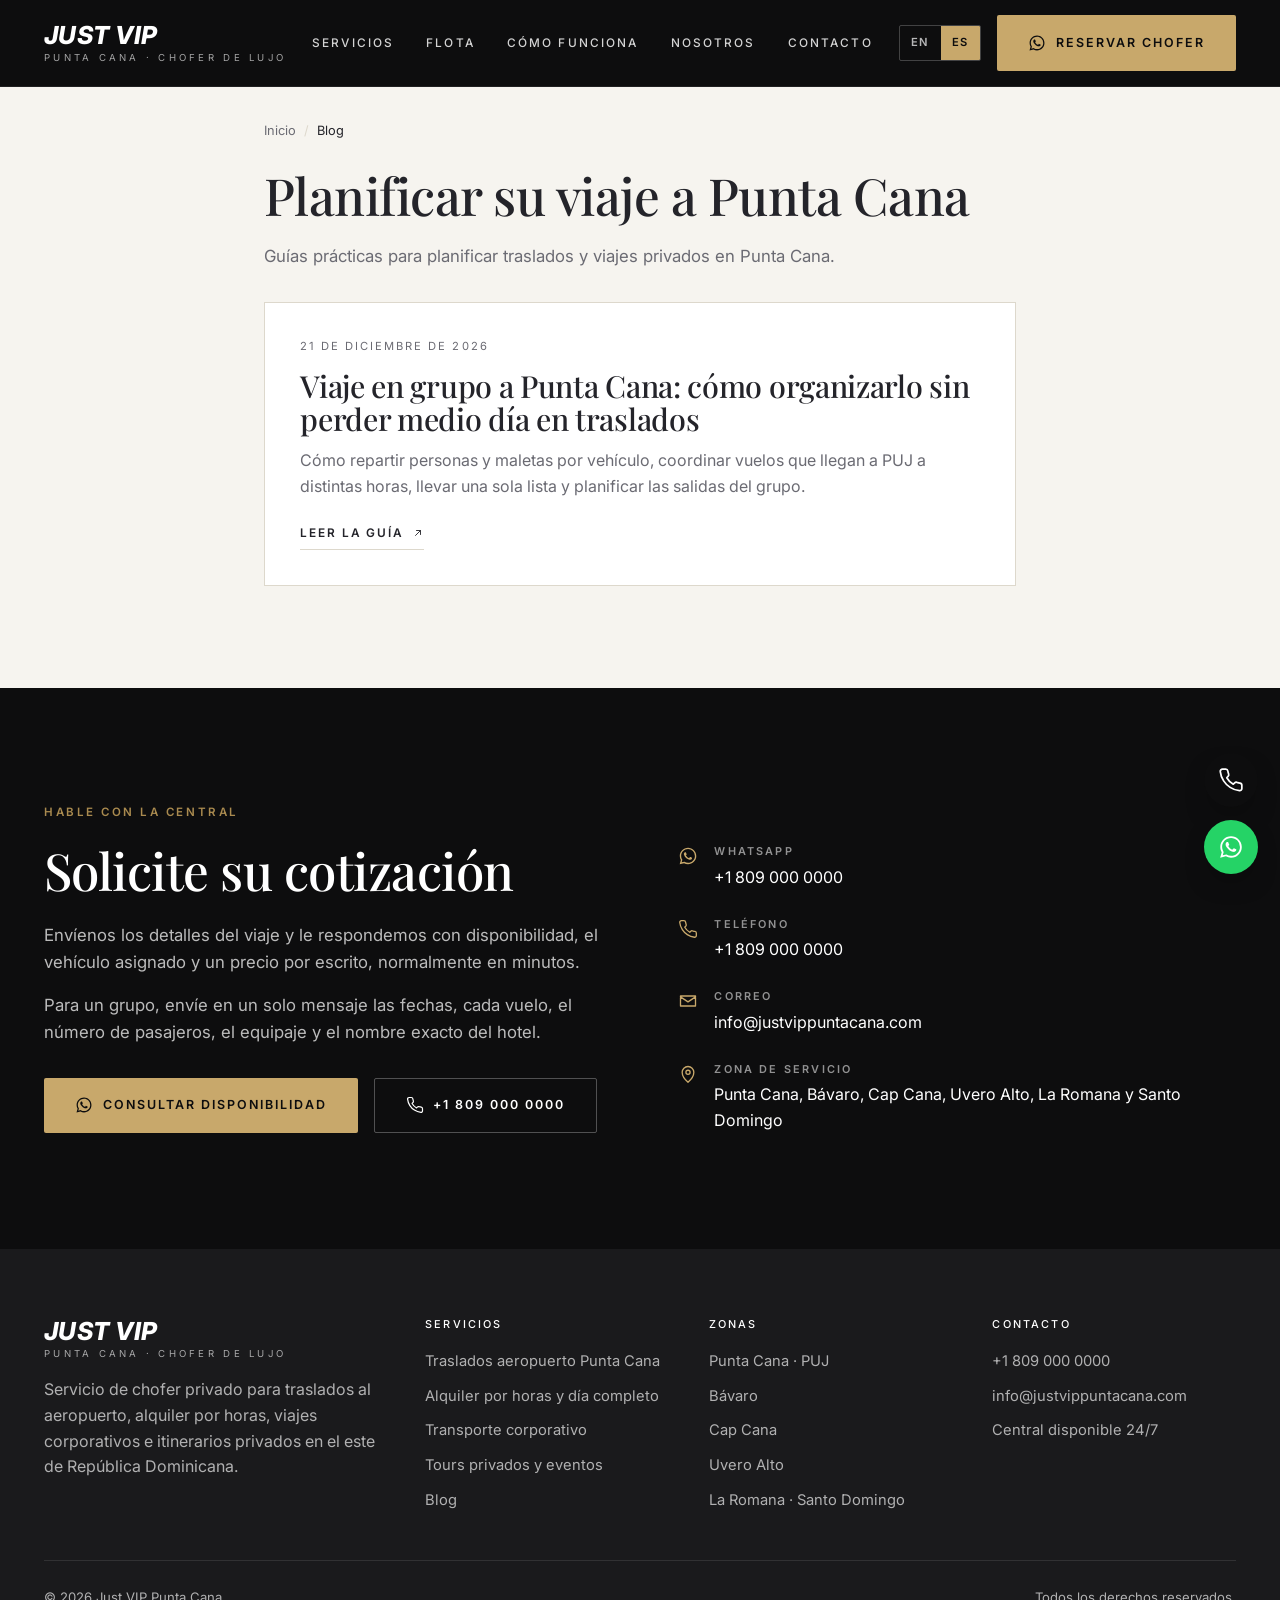
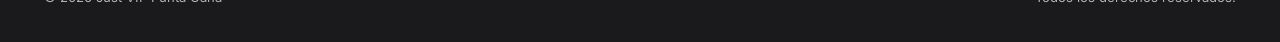
<file: es/blog/index.html>
<!DOCTYPE html>
<html lang="es" data-lang-lock="es">
<head>
<meta charset="utf-8">
<meta name="viewport" content="width=device-width, initial-scale=1">
<title>Blog: planificar su viaje a Punta Cana | Just VIP Punta Cana</title>
<meta name="description" content="Guías prácticas de Just VIP Punta Cana para planificar traslados al aeropuerto, viajes en grupo y viajes privados en Punta Cana.">
<link rel="canonical" href="https://justvippuntacana.com/es/blog/">
<link rel="alternate" hreflang="en" href="https://justvippuntacana.com/blog/">
<link rel="alternate" hreflang="es" href="https://justvippuntacana.com/es/blog/">
<link rel="alternate" hreflang="x-default" href="https://justvippuntacana.com/blog/">
<meta property="og:title" content="Blog: planificar su viaje a Punta Cana | Just VIP Punta Cana">
<meta property="og:description" content="Guías prácticas de Just VIP Punta Cana para planificar traslados al aeropuerto, viajes en grupo y viajes privados en Punta Cana.">
<meta property="og:type" content="website">
<meta property="og:url" content="https://justvippuntacana.com/es/blog/">
<meta property="og:image" content="https://justvippuntacana.com/assets/img/hero.jpg">
<link rel="preconnect" href="https://fonts.googleapis.com">
<link rel="preconnect" href="https://fonts.gstatic.com" crossorigin>
<link href="https://fonts.googleapis.com/css2?family=Inter:wght@400;500;600;700;800&family=Playfair+Display:ital,wght@0,400;0,500;1,400;1,500&display=swap" rel="stylesheet">
<link rel="stylesheet" href="../../assets/css/styles.css">
<link rel="icon" href="data:image/svg+xml,<svg xmlns='http://www.w3.org/2000/svg' viewBox='0 0 100 100'><rect width='100' height='100' fill='%230d0d0e'/><text x='50' y='68' font-size='54' font-family='Georgia' font-style='italic' fill='%23c8a86b' text-anchor='middle'>V</text></svg>">
<script type="application/ld+json">
{
  "@context": "https://schema.org",
  "@type": "Blog",
  "name": "Planificar su viaje a Punta Cana",
  "inLanguage": "es",
  "url": "https://justvippuntacana.com/es/blog/",
  "publisher": {
    "@type": "Organization",
    "name": "Just VIP Punta Cana",
    "url": "https://justvippuntacana.com/"
  }
}
</script>
</head>
<body>

<svg width="0" height="0" style="position:absolute" aria-hidden="true">
  <defs>
    <symbol id="i-wa" viewBox="0 0 24 24"><path fill="currentColor" d="M12.04 2C6.58 2 2.13 6.45 2.13 11.91c0 1.75.46 3.45 1.32 4.95L2 22l5.25-1.38a9.87 9.87 0 0 0 4.79 1.22h.01c5.46 0 9.91-4.45 9.91-9.91C21.96 6.45 17.5 2 12.04 2Zm0 18.15h-.01a8.2 8.2 0 0 1-4.19-1.15l-.3-.18-3.12.82.83-3.04-.2-.31a8.2 8.2 0 0 1-1.26-4.38c0-4.54 3.7-8.23 8.25-8.23 2.2 0 4.27.86 5.83 2.42a8.19 8.19 0 0 1 2.41 5.82c0 4.54-3.7 8.23-8.24 8.23Zm4.52-6.16c-.25-.13-1.47-.72-1.69-.81-.23-.08-.39-.12-.56.13-.16.24-.64.8-.79.97-.14.16-.29.18-.54.06-.25-.13-1.05-.39-2-1.23-.74-.66-1.24-1.47-1.38-1.72-.15-.25-.02-.38.11-.5.11-.11.25-.29.37-.43.13-.15.17-.25.25-.41.08-.17.04-.31-.02-.43-.06-.13-.56-1.35-.77-1.84-.2-.48-.4-.42-.55-.43h-.47c-.16 0-.43.06-.65.31-.22.25-.85.84-.85 2.04 0 1.2.87 2.36.99 2.52.12.17 1.71 2.61 4.14 3.66.58.25 1.03.4 1.38.51.58.19 1.11.16 1.53.1.47-.07 1.47-.6 1.67-1.18.21-.58.21-1.07.15-1.18-.06-.1-.23-.16-.48-.29Z"/></symbol>
    <symbol id="i-phone" viewBox="0 0 24 24"><path fill="none" stroke="currentColor" stroke-width="1.6" stroke-linecap="round" stroke-linejoin="round" d="M22 16.9v3a2 2 0 0 1-2.2 2 19.8 19.8 0 0 1-8.6-3.1 19.5 19.5 0 0 1-6-6A19.8 19.8 0 0 1 2.1 4.2 2 2 0 0 1 4.1 2h3a2 2 0 0 1 2 1.7c.1 1 .4 1.9.7 2.8a2 2 0 0 1-.5 2.1L8.1 9.9a16 16 0 0 0 6 6l1.3-1.3a2 2 0 0 1 2.1-.4c.9.3 1.8.6 2.8.7a2 2 0 0 1 1.7 2Z"/></symbol>
    <symbol id="i-check" viewBox="0 0 24 24"><path fill="none" stroke="currentColor" stroke-width="2" stroke-linecap="round" stroke-linejoin="round" d="m4 12.5 5 5L20 6.5"/></symbol>
    <symbol id="i-users" viewBox="0 0 24 24"><path fill="none" stroke="currentColor" stroke-width="1.7" stroke-linecap="round" stroke-linejoin="round" d="M16 20v-2a4 4 0 0 0-4-4H6a4 4 0 0 0-4 4v2M9 10a4 4 0 1 0 0-8 4 4 0 0 0 0 8Zm13 10v-2a4 4 0 0 0-3-3.9M16 2.1a4 4 0 0 1 0 7.8"/></symbol>
    <symbol id="i-bag" viewBox="0 0 24 24"><path fill="none" stroke="currentColor" stroke-width="1.7" stroke-linecap="round" stroke-linejoin="round" d="M3 7h18v14H3zM8 7V4h8v3M3 12h18"/></symbol>
    <symbol id="i-plane" viewBox="0 0 24 24"><path fill="none" stroke="currentColor" stroke-width="1.6" stroke-linecap="round" stroke-linejoin="round" d="M21 15.5 13.5 12V5.3a1.8 1.8 0 0 0-3.6 0V12L2.4 15.5v2.2l7.5-2.2v4.1l-2.2 1.5v1.4l3.9-1.1 3.9 1.1v-1.4l-2.2-1.5v-4.1l7.7 2.2z"/></symbol>
    <symbol id="i-clock" viewBox="0 0 24 24"><path fill="none" stroke="currentColor" stroke-width="1.6" stroke-linecap="round" stroke-linejoin="round" d="M12 21a9 9 0 1 0 0-18 9 9 0 0 0 0 18Zm0-13.5V12l3.5 2"/></symbol>
    <symbol id="i-case" viewBox="0 0 24 24"><path fill="none" stroke="currentColor" stroke-width="1.6" stroke-linecap="round" stroke-linejoin="round" d="M3 8h18v12H3zM8.5 8V5.5A1.5 1.5 0 0 1 10 4h4a1.5 1.5 0 0 1 1.5 1.5V8"/></symbol>
    <symbol id="i-palm" viewBox="0 0 24 24"><path fill="none" stroke="currentColor" stroke-width="1.6" stroke-linecap="round" stroke-linejoin="round" d="M12 8v13M12 8c0-2.5 2.5-4.5 6-4M12 8c0-2.5-2.5-4.5-6-4M12 8c2.5-1.5 5.5-1 7 1M12 8c-2.5-1.5-5.5-1-7 1M12 8a2 2 0 1 0 0-4 2 2 0 0 0 0 4Z"/></symbol>
    <symbol id="i-pin" viewBox="0 0 24 24"><path fill="none" stroke="currentColor" stroke-width="1.6" stroke-linecap="round" stroke-linejoin="round" d="M12 22s7-6 7-12a7 7 0 1 0-14 0c0 6 7 12 7 12Zm0-9.5a2.5 2.5 0 1 0 0-5 2.5 2.5 0 0 0 0 5Z"/></symbol>
    <symbol id="i-car" viewBox="0 0 24 24"><path fill="none" stroke="currentColor" stroke-width="1.6" stroke-linecap="round" stroke-linejoin="round" d="M5 16h14M3.5 16v-3.2l2-5A2 2 0 0 1 7.4 6.5h9.2a2 2 0 0 1 1.9 1.3l2 5V16M6 19v-3m12 3v-3M6.5 12.5h11"/></symbol>
    <symbol id="i-shield" viewBox="0 0 24 24"><path fill="none" stroke="currentColor" stroke-width="1.6" stroke-linecap="round" stroke-linejoin="round" d="M12 22s8-3.5 8-10V5.5L12 2.5 4 5.5V12c0 6.5 8 10 8 10Zm-3-10.5 2.2 2.2L15.5 9"/></symbol>
    <symbol id="i-mail" viewBox="0 0 24 24"><path fill="none" stroke="currentColor" stroke-width="1.6" stroke-linecap="round" stroke-linejoin="round" d="M3 6h18v12H3zM3 7l9 6 9-6"/></symbol>
    <symbol id="i-arrow" viewBox="0 0 24 24"><path fill="none" stroke="currentColor" stroke-width="1.8" stroke-linecap="round" stroke-linejoin="round" d="M7 17 17 7M9 7h8v8"/></symbol>
    <symbol id="i-sedan" viewBox="0 0 120 54"><path fill="#1a1a1c" d="M8 40c-3 0-5-2-5-5v-5c0-3 2-5 5-6l16-4 12-9c3-2 6-3 9-3h22c4 0 7 1 10 4l10 8 18 5c3 1 5 3 5 6v4c0 3-2 5-5 5H8Z"/><path fill="#5a5a60" d="M40 16h18v10H33l7-10Zm22 0h12l9 10H62V16Z"/><circle cx="32" cy="40" r="9" fill="#111"/><circle cx="32" cy="40" r="4" fill="#8d8d93"/><circle cx="90" cy="40" r="9" fill="#111"/><circle cx="90" cy="40" r="4" fill="#8d8d93"/></symbol>
    <symbol id="i-suv" viewBox="0 0 120 54"><path fill="#1a1a1c" d="M14 45c-5 0-8-3-8-7V22c0-4 3-7 7-8l9-2 7-8c2-2 5-3 8-3h38c4 0 7 2 9 5l7 8 12 2c5 1 8 4 8 8v14c0 4-3 7-7 7H14Z"/><path fill="#5a5a60" d="M33 8h19v14H24l9-14Zm23 0h14l10 14H56V8Zm22 0h4l11 14H78V8Z"/><rect x="6" y="30" width="108" height="4" fill="#0d0d0e" opacity=".5"/><circle cx="33" cy="45" r="10" fill="#111"/><circle cx="33" cy="45" r="4.5" fill="#8d8d93"/><circle cx="92" cy="45" r="10" fill="#111"/><circle cx="92" cy="45" r="4.5" fill="#8d8d93"/></symbol>
    <symbol id="i-van" viewBox="0 0 120 54"><path fill="#1a1a1c" d="M12 44c-5 0-9-3-9-8V18c0-5 4-8 9-8h56c4 0 8 2 11 5l18 17c3 3 5 6 5 9 0 2-2 3-5 3H12Z"/><path fill="#5a5a60" d="M18 16h16v14H18V16Zm22 0h16v14H40V16Zm22 0h9l12 14H62V16Z"/><circle cx="32" cy="44" r="9" fill="#111"/><circle cx="32" cy="44" r="4" fill="#8d8d93"/><circle cx="92" cy="44" r="9" fill="#111"/><circle cx="92" cy="44" r="4" fill="#8d8d93"/></symbol>
    <symbol id="i-user" viewBox="0 0 24 24"><path fill="none" stroke="currentColor" stroke-width="1.6" stroke-linecap="round" stroke-linejoin="round" d="M20 21v-2a4 4 0 0 0-4-4H8a4 4 0 0 0-4 4v2M12 11a4 4 0 1 0 0-8 4 4 0 0 0 0 8Z"/></symbol>
    <symbol id="i-snow" viewBox="0 0 24 24"><path fill="none" stroke="currentColor" stroke-width="1.6" stroke-linecap="round" stroke-linejoin="round" d="M12 2v20M4.5 6.5l15 11M19.5 6.5l-15 11M12 6l-2.5-2M12 6l2.5-2M12 18l-2.5 2M12 18l2.5 2"/></symbol>
    <symbol id="i-drink" viewBox="0 0 24 24"><path fill="none" stroke="currentColor" stroke-width="1.6" stroke-linecap="round" stroke-linejoin="round" d="M7 3h10l-1 18H8L7 3Zm.4 7h9.2"/></symbol>
    <symbol id="i-award" viewBox="0 0 24 24"><path fill="none" stroke="currentColor" stroke-width="1.6" stroke-linecap="round" stroke-linejoin="round" d="M12 14a5 5 0 1 0 0-10 5 5 0 0 0 0 10Zm-3.5 1L7 22l5-2.5L17 22l-1.5-7"/></symbol>
    <symbol id="i-headset" viewBox="0 0 24 24"><path fill="none" stroke="currentColor" stroke-width="1.6" stroke-linecap="round" stroke-linejoin="round" d="M4 15v-3a8 8 0 1 1 16 0v3M4 14h2.5a1 1 0 0 1 1 1v3.5a1 1 0 0 1-1 1H5a1 1 0 0 1-1-1V14Zm16 0h-2.5a1 1 0 0 0-1 1v3.5a1 1 0 0 0 1 1H19a1 1 0 0 0 1-1V14Z"/></symbol>
    <symbol id="i-chev" viewBox="0 0 24 24"><path fill="none" stroke="currentColor" stroke-width="2" stroke-linecap="round" stroke-linejoin="round" d="m15 5-7 7 7 7"/></symbol>
    <symbol id="i-seat" viewBox="0 0 120 54"><rect x="18" y="10" width="34" height="34" rx="6" fill="#6b4f34"/><rect x="24" y="4" width="22" height="16" rx="6" fill="#8a6743"/><rect x="60" y="10" width="34" height="34" rx="6" fill="#6b4f34"/><rect x="66" y="4" width="22" height="16" rx="6" fill="#8a6743"/><rect x="14" y="44" width="92" height="5" rx="2" fill="#2c2c30"/></symbol>
    <symbol id="i-detail" viewBox="0 0 120 54"><circle cx="60" cy="27" r="20" fill="none" stroke="rgba(200,168,107,.75)" stroke-width="2.5"/><circle cx="60" cy="27" r="7" fill="rgba(200,168,107,.6)"/><path d="M60 7v12M60 35v12M40 27h12M68 27h12M46 13l8 8M74 41l-8-8M46 41l8-8M74 13l-8 8" stroke="rgba(200,168,107,.6)" stroke-width="2.5" stroke-linecap="round"/></symbol>
    <symbol id="i-palms-art" viewBox="0 0 400 300">
      <g fill="none" stroke="rgba(200,168,107,.45)" stroke-width="2.5" stroke-linecap="round">
        <path d="M150 300V120M150 120c-14-34-58-46-92-34M150 120c-30-24-74-16-96 12M150 120c14-38 58-52 94-38M150 120c32-26 78-18 100 12"/>
        <path d="M262 300V165M262 165c-10-25-42-34-68-25M262 165c10-28 42-38 70-28M262 165c-22-18-54-12-70 9M262 165c24-20 58-14 74 8"/>
      </g>
      <circle cx="150" cy="112" r="7" fill="rgba(200,168,107,.5)"/>
      <circle cx="262" cy="158" r="5.5" fill="rgba(200,168,107,.5)"/>
      <path d="M0 300h400" stroke="rgba(200,168,107,.25)" stroke-width="2"/>
    </symbol>
  </defs>
</svg>

<header class="site-header">
  <div class="wrap">
    <a class="brand" href="../../index.html">
      <strong>JUST VIP</strong>
      <span data-i18n="brand.tagline">Punta Cana · Chofer de Lujo</span>
    </a>

    <nav class="nav" id="nav">
      <a href="../../index.html#services" data-i18n="nav.services">Servicios</a>
      <a href="../../index.html#fleet" data-i18n="nav.fleet">Flota</a>
      <a href="../../index.html#how" data-i18n="nav.how">Cómo funciona</a>
      <a href="../../index.html#why" data-i18n="nav.why">Nosotros</a>
      <a href="#contact" data-i18n="nav.contact">Contacto</a>
    </nav>

    <div class="header-actions">
      <div class="lang-switch" role="group" aria-label="Language / Idioma">
        <button type="button" data-lang="en" data-href="../../blog/" aria-pressed="false">EN</button>
        <button type="button" data-lang="es" data-href="../../es/blog/" aria-pressed="true">ES</button>
      </div>
      <a class="btn btn--gold" data-wa href="#contact">
        <svg aria-hidden="true"><use href="#i-wa"></use></svg>
        <span data-i18n="cta.book">Reservar chofer</span>
      </a>
      <button class="nav-toggle" type="button" aria-label="Menu" aria-expanded="false">
        <span></span><span></span><span></span>
      </button>
    </div>
  </div>
</header>

<main class="page">
  <section class="post">
    <div class="wrap post-wrap">
      <nav class="breadcrumb" aria-label="Breadcrumb">
        <a href="../../index.html">Inicio</a>
        <span class="sep">/</span>
        <span aria-current="page">Blog</span>
      </nav>
      <header class="post-head">
        <h1>Planificar su viaje a Punta Cana</h1>
        <p class="lede">Guías prácticas para planificar traslados y viajes privados en Punta Cana.</p>
      </header>
      <div class="post-list">
        <article class="post-card">
          <p class="post-meta"><time datetime="2026-12-21">21 de diciembre de 2026</time></p>
          <h2><a href="viaje-en-grupo-punta-cana-traslados.html">Viaje en grupo a Punta Cana: cómo organizarlo sin perder medio día en traslados</a></h2>
          <p>Cómo repartir personas y maletas por vehículo, coordinar vuelos que llegan a PUJ a distintas horas, llevar una sola lista y planificar las salidas del grupo.</p>
          <a class="link-arrow" href="viaje-en-grupo-punta-cana-traslados.html"><span>Leer la guía</span><svg aria-hidden="true" width="12" height="12"><use href="#i-arrow"></use></svg></a>
        </article>
      </div>
    </div>
  </section>

  <section class="section quote-section" id="contact">
    <div class="wrap quote-layout">
      <div>
        <p class="eyebrow" data-i18n="contact.eyebrow">Hable con la central</p>
        <h2 data-i18n="contact.title">Solicite su cotización</h2>
        <p class="lede" style="margin-top:1.5rem" data-i18n="contact.lede">Envíenos los detalles del viaje y le respondemos con disponibilidad, el vehículo asignado y un precio por escrito, normalmente en minutos.</p>
        <p class="lede">Para un grupo, envíe en un solo mensaje las fechas, cada vuelo, el número de pasajeros, el equipaje y el nombre exacto del hotel.</p>
        <div class="hero-cta" style="margin-top:2rem">
          <a class="btn btn--gold" data-wa href="#contact">
            <svg aria-hidden="true"><use href="#i-wa"></use></svg>
            <span data-i18n="cta.check">Consultar disponibilidad</span>
          </a>
          <a class="btn btn--ghost" data-tel href="#contact">
            <svg aria-hidden="true"><use href="#i-phone"></use></svg>
            <span data-phone>+1 809 000 0000</span>
          </a>
        </div>
      </div>

      <ul class="contact-list">
        <li>
          <svg aria-hidden="true"><use href="#i-wa"></use></svg>
          <div><b data-i18n="contact.wa">WhatsApp</b><a data-wa href="#" data-phone>+1 809 000 0000</a></div>
        </li>
        <li>
          <svg aria-hidden="true"><use href="#i-phone"></use></svg>
          <div><b data-i18n="contact.phone">Teléfono</b><a data-tel href="#" data-phone>+1 809 000 0000</a></div>
        </li>
        <li>
          <svg aria-hidden="true"><use href="#i-mail"></use></svg>
          <div><b data-i18n="contact.email">Correo</b><a href="mailto:info@justvippuntacana.com">info@justvippuntacana.com</a></div>
        </li>
        <li>
          <svg aria-hidden="true"><use href="#i-pin"></use></svg>
          <div><b data-i18n="contact.area">Zona de servicio</b><span data-i18n="contact.areaText">Punta Cana, Bávaro, Cap Cana, Uvero Alto, La Romana y Santo Domingo</span></div>
        </li>
      </ul>
    </div>
  </section>
</main>

<footer class="site-footer">
  <div class="wrap">
    <div class="footer-grid">
      <div>
        <div class="brand">
          <strong>JUST VIP</strong>
          <span data-i18n="brand.tagline">Punta Cana · Chofer de Lujo</span>
        </div>
        <p data-i18n="footer.blurb">Servicio de chofer privado para traslados al aeropuerto, alquiler por horas, viajes corporativos e itinerarios privados en el este de República Dominicana.</p>
      </div>
      <div>
        <h4 data-i18n="footer.services">Servicios</h4>
        <ul>
          <li><a href="../../index.html#services" data-i18n="services.s1.title">Traslados aeropuerto Punta Cana</a></li>
          <li><a href="../../index.html#services" data-i18n="services.s2.title">Alquiler por horas y día completo</a></li>
          <li><a href="../../index.html#services" data-i18n="services.s3.title">Transporte corporativo</a></li>
          <li><a href="../../index.html#services" data-i18n="services.s4.title">Tours privados y eventos</a></li>
          <li><a href="../../es/blog/" data-i18n="footer.blog">Blog</a></li>
        </ul>
      </div>
      <div>
        <h4 data-i18n="footer.areas">Zonas</h4>
        <ul>
          <li>Punta Cana · PUJ</li>
          <li>Bávaro</li>
          <li>Cap Cana</li>
          <li>Uvero Alto</li>
          <li>La Romana · Santo Domingo</li>
        </ul>
      </div>
      <div>
        <h4 data-i18n="footer.contact">Contacto</h4>
        <ul>
          <li><a data-wa href="#" data-phone>+1 809 000 0000</a></li>
          <li><a href="mailto:info@justvippuntacana.com">info@justvippuntacana.com</a></li>
          <li data-i18n="footer.hours">Central disponible 24/7</li>
        </ul>
      </div>
    </div>
    <div class="footer-bottom">
      <span>© <span id="year">2026</span> Just VIP Punta Cana</span>
      <span data-i18n="footer.rights">Todos los derechos reservados.</span>
    </div>
  </div>
</footer>

<div class="floats">
  <a class="float float--call" data-tel href="#contact" aria-label="Call"><svg aria-hidden="true"><use href="#i-phone"></use></svg></a>
  <a class="float float--wa" data-wa href="#contact" aria-label="WhatsApp"><svg aria-hidden="true"><use href="#i-wa"></use></svg></a>
</div>

<script src="../../assets/js/i18n.js"></script>
<script src="../../assets/js/main.js"></script>
</body>
</html>
</file>
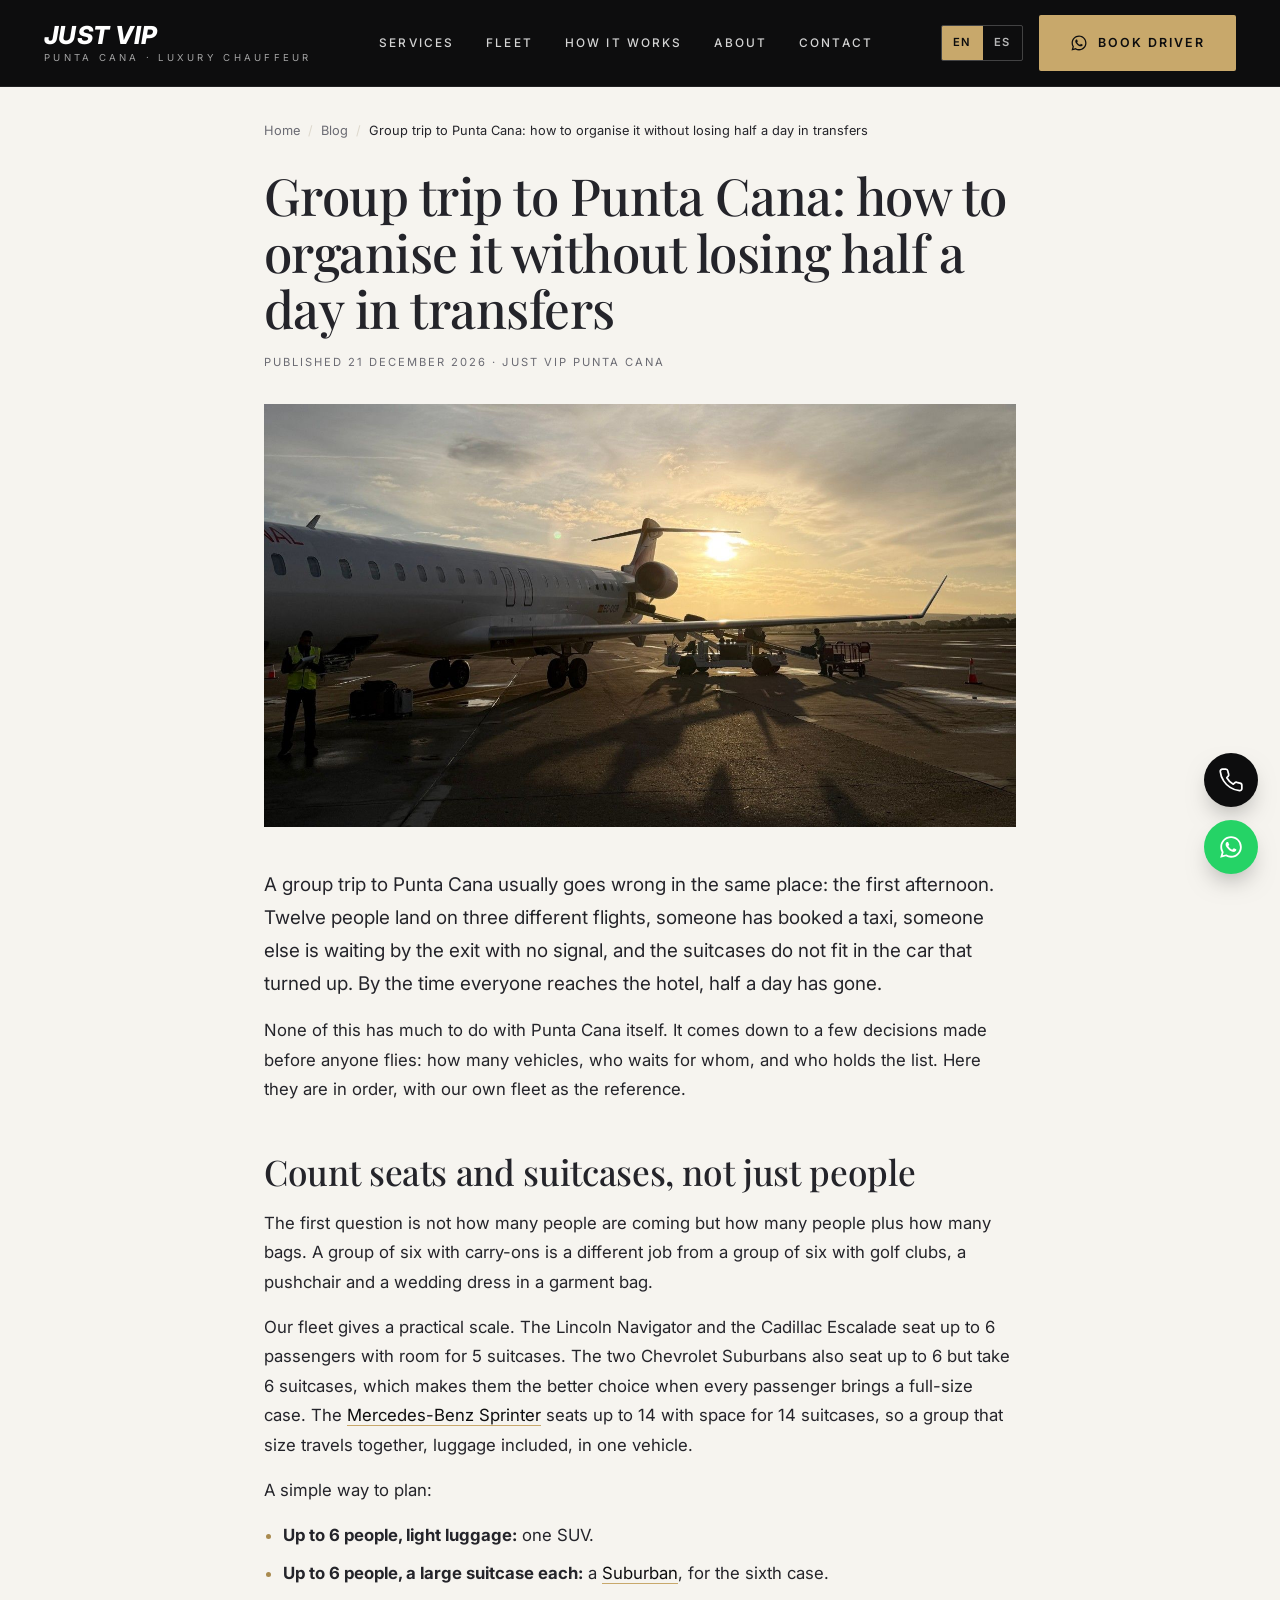
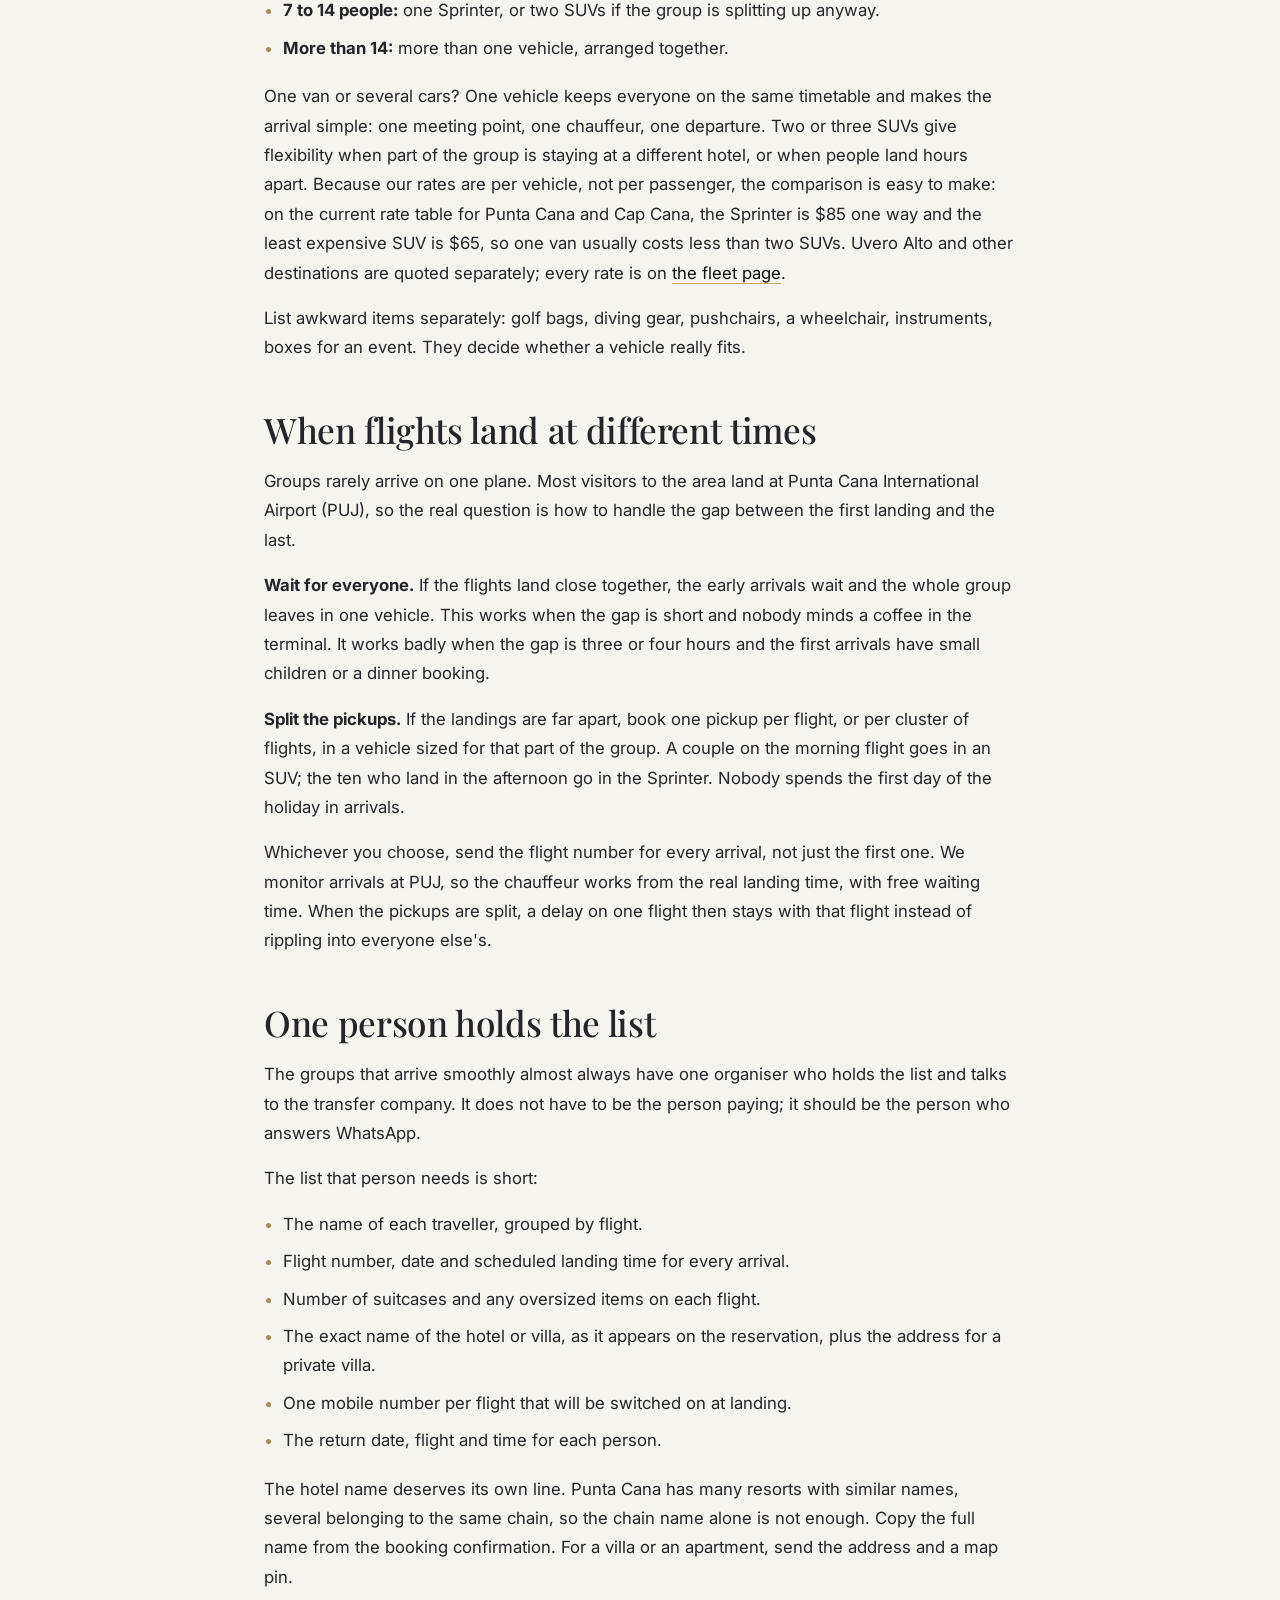
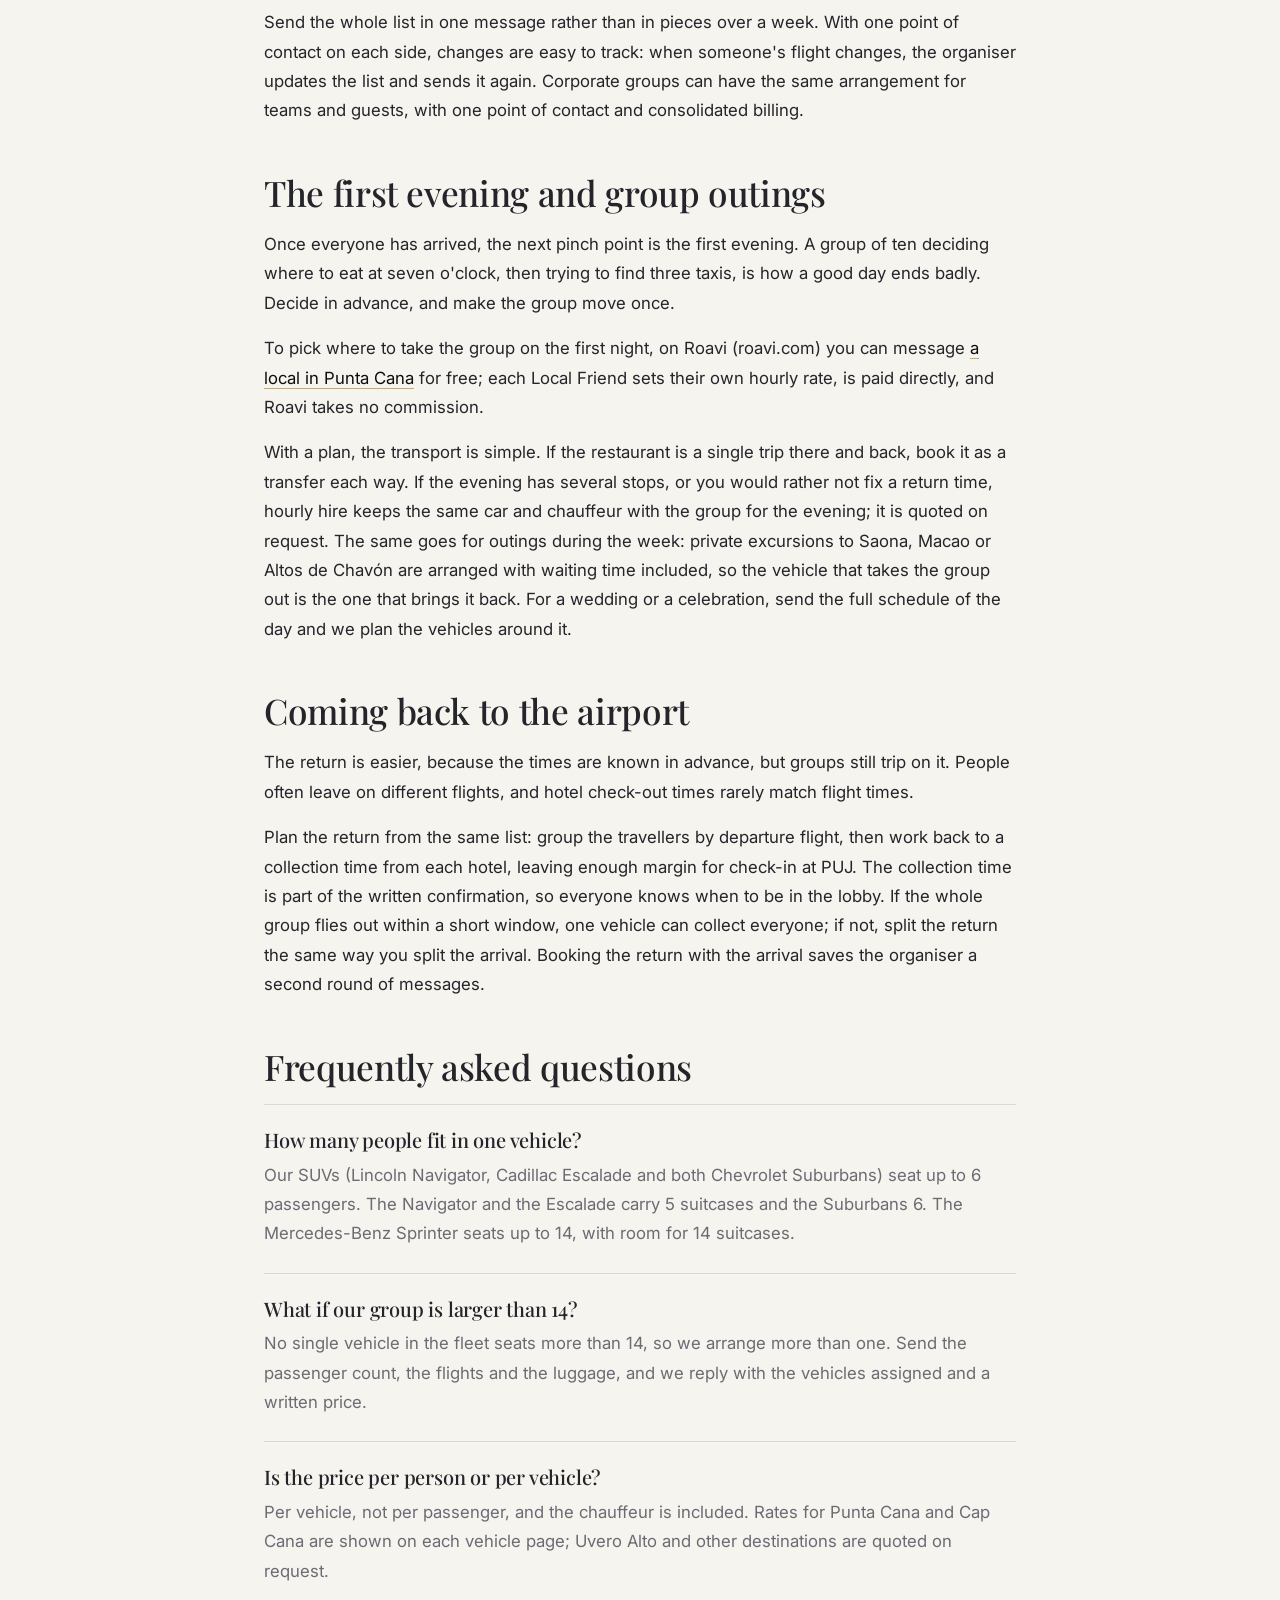
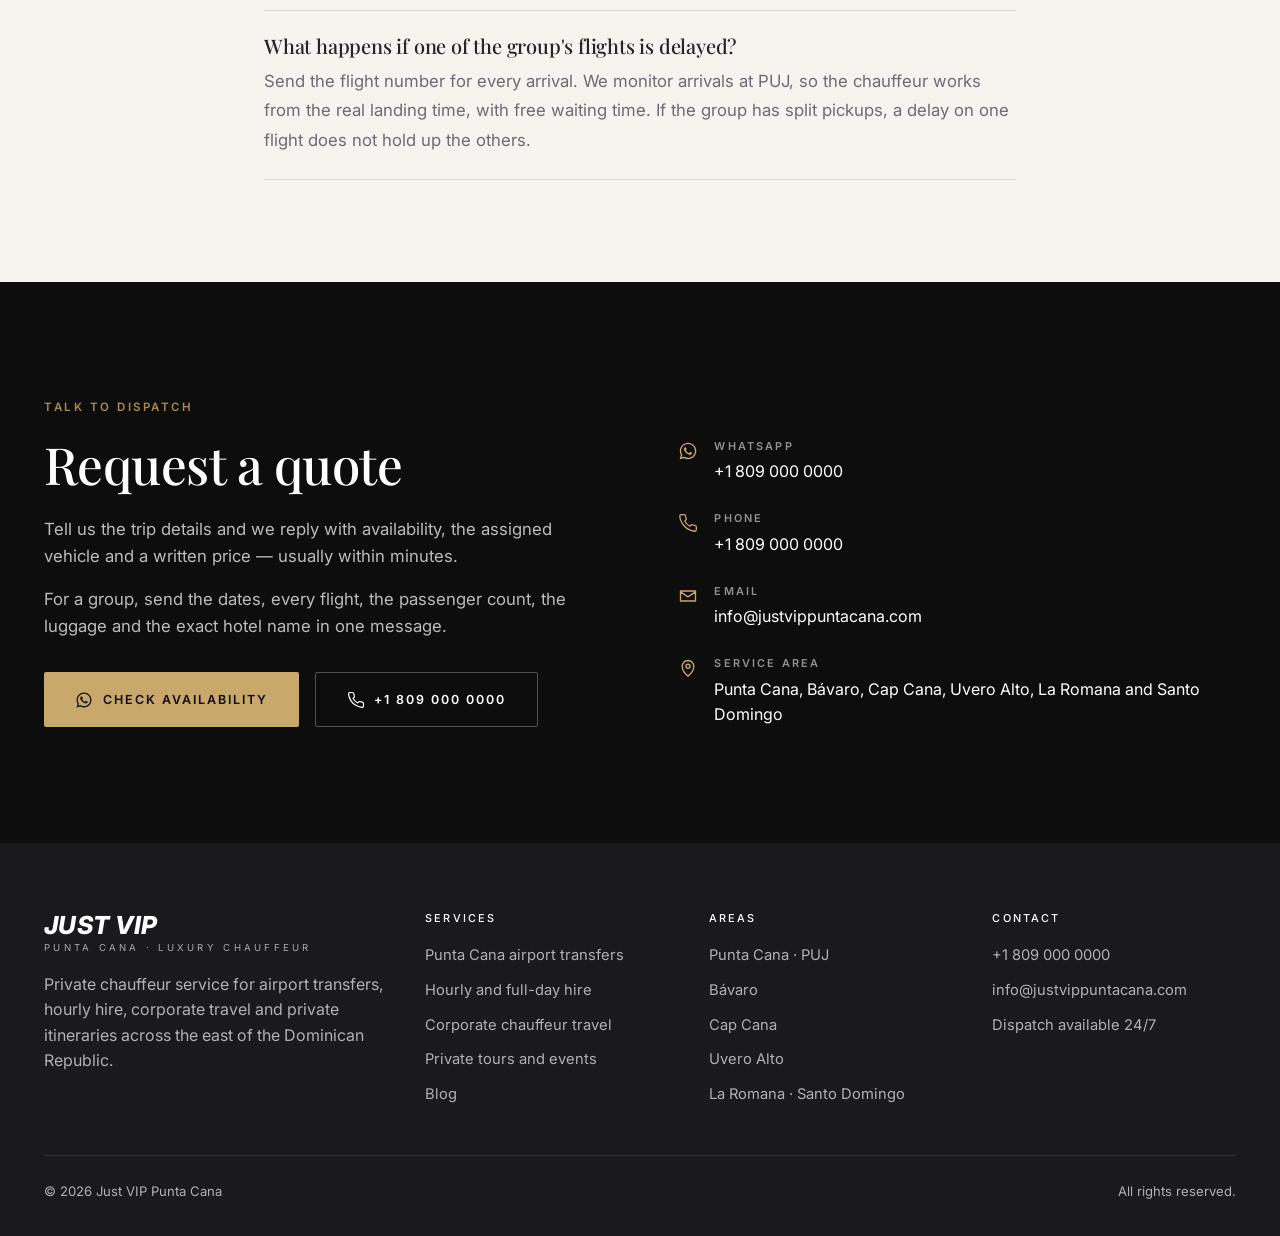
<file: blog/group-trip-punta-cana-transfers.html>
<!DOCTYPE html>
<html lang="en" data-lang-lock="en">
<head>
<meta charset="utf-8">
<meta name="viewport" content="width=device-width, initial-scale=1">
<title>Group Trip to Punta Cana: Plan the Transfers | Just VIP</title>
<meta name="description" content="Group trip to Punta Cana? Match people and luggage to vehicles, handle flights landing at different times and keep one list, so the group moves once.">
<link rel="canonical" href="https://justvippuntacana.com/blog/group-trip-punta-cana-transfers.html">
<link rel="alternate" hreflang="en" href="https://justvippuntacana.com/blog/group-trip-punta-cana-transfers.html">
<link rel="alternate" hreflang="es" href="https://justvippuntacana.com/es/blog/viaje-en-grupo-punta-cana-traslados.html">
<link rel="alternate" hreflang="x-default" href="https://justvippuntacana.com/blog/group-trip-punta-cana-transfers.html">
<meta property="og:title" content="Group Trip to Punta Cana: Plan the Transfers | Just VIP">
<meta property="og:description" content="Group trip to Punta Cana? Match people and luggage to vehicles, handle flights landing at different times and keep one list, so the group moves once.">
<meta property="og:type" content="article">
<meta property="og:url" content="https://justvippuntacana.com/blog/group-trip-punta-cana-transfers.html">
<meta property="og:image" content="https://justvippuntacana.com/assets/img/hero.jpg">
<link rel="preconnect" href="https://fonts.googleapis.com">
<link rel="preconnect" href="https://fonts.gstatic.com" crossorigin>
<link href="https://fonts.googleapis.com/css2?family=Inter:wght@400;500;600;700;800&family=Playfair+Display:ital,wght@0,400;0,500;1,400;1,500&display=swap" rel="stylesheet">
<link rel="stylesheet" href="../assets/css/styles.css">
<link rel="icon" href="data:image/svg+xml,<svg xmlns='http://www.w3.org/2000/svg' viewBox='0 0 100 100'><rect width='100' height='100' fill='%230d0d0e'/><text x='50' y='68' font-size='54' font-family='Georgia' font-style='italic' fill='%23c8a86b' text-anchor='middle'>V</text></svg>">
<script type="application/ld+json">
{
  "@context": "https://schema.org",
  "@type": "Article",
  "headline": "Group trip to Punta Cana: how to organise it without losing half a day in transfers",
  "description": "Group trip to Punta Cana? Match people and luggage to vehicles, handle flights landing at different times and keep one list, so the group moves once.",
  "datePublished": "2026-12-21",
  "dateModified": "2026-12-21",
  "inLanguage": "en",
  "image": "https://justvippuntacana.com/assets/img/hero.jpg",
  "mainEntityOfPage": {
    "@type": "WebPage",
    "@id": "https://justvippuntacana.com/blog/group-trip-punta-cana-transfers.html"
  },
  "author": {
    "@type": "Organization",
    "name": "Just VIP Punta Cana",
    "url": "https://justvippuntacana.com/"
  },
  "publisher": {
    "@type": "Organization",
    "name": "Just VIP Punta Cana",
    "url": "https://justvippuntacana.com/"
  }
}
</script>
<script type="application/ld+json">
{
  "@context": "https://schema.org",
  "@type": "FAQPage",
  "inLanguage": "en",
  "mainEntity": [
    {
      "@type": "Question",
      "name": "How many people fit in one vehicle?",
      "acceptedAnswer": {
        "@type": "Answer",
        "text": "Our SUVs (Lincoln Navigator, Cadillac Escalade and both Chevrolet Suburbans) seat up to 6 passengers. The Navigator and the Escalade carry 5 suitcases and the Suburbans 6. The Mercedes-Benz Sprinter seats up to 14, with room for 14 suitcases."
      }
    },
    {
      "@type": "Question",
      "name": "What if our group is larger than 14?",
      "acceptedAnswer": {
        "@type": "Answer",
        "text": "No single vehicle in the fleet seats more than 14, so we arrange more than one. Send the passenger count, the flights and the luggage, and we reply with the vehicles assigned and a written price."
      }
    },
    {
      "@type": "Question",
      "name": "Is the price per person or per vehicle?",
      "acceptedAnswer": {
        "@type": "Answer",
        "text": "Per vehicle, not per passenger, and the chauffeur is included. Rates for Punta Cana and Cap Cana are shown on each vehicle page; Uvero Alto and other destinations are quoted on request."
      }
    },
    {
      "@type": "Question",
      "name": "What happens if one of the group's flights is delayed?",
      "acceptedAnswer": {
        "@type": "Answer",
        "text": "Send the flight number for every arrival. We monitor arrivals at PUJ, so the chauffeur works from the real landing time, with free waiting time. If the group has split pickups, a delay on one flight does not hold up the others."
      }
    }
  ]
}
</script>
<script type="application/ld+json">
{
  "@context": "https://schema.org",
  "@type": "BreadcrumbList",
  "itemListElement": [
    {
      "@type": "ListItem",
      "position": 1,
      "name": "Home",
      "item": "https://justvippuntacana.com/"
    },
    {
      "@type": "ListItem",
      "position": 2,
      "name": "Blog",
      "item": "https://justvippuntacana.com/blog/"
    },
    {
      "@type": "ListItem",
      "position": 3,
      "name": "Group trip to Punta Cana: how to organise it without losing half a day in transfers",
      "item": "https://justvippuntacana.com/blog/group-trip-punta-cana-transfers.html"
    }
  ]
}
</script>
</head>
<body>

<svg width="0" height="0" style="position:absolute" aria-hidden="true">
  <defs>
    <symbol id="i-wa" viewBox="0 0 24 24"><path fill="currentColor" d="M12.04 2C6.58 2 2.13 6.45 2.13 11.91c0 1.75.46 3.45 1.32 4.95L2 22l5.25-1.38a9.87 9.87 0 0 0 4.79 1.22h.01c5.46 0 9.91-4.45 9.91-9.91C21.96 6.45 17.5 2 12.04 2Zm0 18.15h-.01a8.2 8.2 0 0 1-4.19-1.15l-.3-.18-3.12.82.83-3.04-.2-.31a8.2 8.2 0 0 1-1.26-4.38c0-4.54 3.7-8.23 8.25-8.23 2.2 0 4.27.86 5.83 2.42a8.19 8.19 0 0 1 2.41 5.82c0 4.54-3.7 8.23-8.24 8.23Zm4.52-6.16c-.25-.13-1.47-.72-1.69-.81-.23-.08-.39-.12-.56.13-.16.24-.64.8-.79.97-.14.16-.29.18-.54.06-.25-.13-1.05-.39-2-1.23-.74-.66-1.24-1.47-1.38-1.72-.15-.25-.02-.38.11-.5.11-.11.25-.29.37-.43.13-.15.17-.25.25-.41.08-.17.04-.31-.02-.43-.06-.13-.56-1.35-.77-1.84-.2-.48-.4-.42-.55-.43h-.47c-.16 0-.43.06-.65.31-.22.25-.85.84-.85 2.04 0 1.2.87 2.36.99 2.52.12.17 1.71 2.61 4.14 3.66.58.25 1.03.4 1.38.51.58.19 1.11.16 1.53.1.47-.07 1.47-.6 1.67-1.18.21-.58.21-1.07.15-1.18-.06-.1-.23-.16-.48-.29Z"/></symbol>
    <symbol id="i-phone" viewBox="0 0 24 24"><path fill="none" stroke="currentColor" stroke-width="1.6" stroke-linecap="round" stroke-linejoin="round" d="M22 16.9v3a2 2 0 0 1-2.2 2 19.8 19.8 0 0 1-8.6-3.1 19.5 19.5 0 0 1-6-6A19.8 19.8 0 0 1 2.1 4.2 2 2 0 0 1 4.1 2h3a2 2 0 0 1 2 1.7c.1 1 .4 1.9.7 2.8a2 2 0 0 1-.5 2.1L8.1 9.9a16 16 0 0 0 6 6l1.3-1.3a2 2 0 0 1 2.1-.4c.9.3 1.8.6 2.8.7a2 2 0 0 1 1.7 2Z"/></symbol>
    <symbol id="i-check" viewBox="0 0 24 24"><path fill="none" stroke="currentColor" stroke-width="2" stroke-linecap="round" stroke-linejoin="round" d="m4 12.5 5 5L20 6.5"/></symbol>
    <symbol id="i-users" viewBox="0 0 24 24"><path fill="none" stroke="currentColor" stroke-width="1.7" stroke-linecap="round" stroke-linejoin="round" d="M16 20v-2a4 4 0 0 0-4-4H6a4 4 0 0 0-4 4v2M9 10a4 4 0 1 0 0-8 4 4 0 0 0 0 8Zm13 10v-2a4 4 0 0 0-3-3.9M16 2.1a4 4 0 0 1 0 7.8"/></symbol>
    <symbol id="i-bag" viewBox="0 0 24 24"><path fill="none" stroke="currentColor" stroke-width="1.7" stroke-linecap="round" stroke-linejoin="round" d="M3 7h18v14H3zM8 7V4h8v3M3 12h18"/></symbol>
    <symbol id="i-plane" viewBox="0 0 24 24"><path fill="none" stroke="currentColor" stroke-width="1.6" stroke-linecap="round" stroke-linejoin="round" d="M21 15.5 13.5 12V5.3a1.8 1.8 0 0 0-3.6 0V12L2.4 15.5v2.2l7.5-2.2v4.1l-2.2 1.5v1.4l3.9-1.1 3.9 1.1v-1.4l-2.2-1.5v-4.1l7.7 2.2z"/></symbol>
    <symbol id="i-clock" viewBox="0 0 24 24"><path fill="none" stroke="currentColor" stroke-width="1.6" stroke-linecap="round" stroke-linejoin="round" d="M12 21a9 9 0 1 0 0-18 9 9 0 0 0 0 18Zm0-13.5V12l3.5 2"/></symbol>
    <symbol id="i-case" viewBox="0 0 24 24"><path fill="none" stroke="currentColor" stroke-width="1.6" stroke-linecap="round" stroke-linejoin="round" d="M3 8h18v12H3zM8.5 8V5.5A1.5 1.5 0 0 1 10 4h4a1.5 1.5 0 0 1 1.5 1.5V8"/></symbol>
    <symbol id="i-palm" viewBox="0 0 24 24"><path fill="none" stroke="currentColor" stroke-width="1.6" stroke-linecap="round" stroke-linejoin="round" d="M12 8v13M12 8c0-2.5 2.5-4.5 6-4M12 8c0-2.5-2.5-4.5-6-4M12 8c2.5-1.5 5.5-1 7 1M12 8c-2.5-1.5-5.5-1-7 1M12 8a2 2 0 1 0 0-4 2 2 0 0 0 0 4Z"/></symbol>
    <symbol id="i-pin" viewBox="0 0 24 24"><path fill="none" stroke="currentColor" stroke-width="1.6" stroke-linecap="round" stroke-linejoin="round" d="M12 22s7-6 7-12a7 7 0 1 0-14 0c0 6 7 12 7 12Zm0-9.5a2.5 2.5 0 1 0 0-5 2.5 2.5 0 0 0 0 5Z"/></symbol>
    <symbol id="i-car" viewBox="0 0 24 24"><path fill="none" stroke="currentColor" stroke-width="1.6" stroke-linecap="round" stroke-linejoin="round" d="M5 16h14M3.5 16v-3.2l2-5A2 2 0 0 1 7.4 6.5h9.2a2 2 0 0 1 1.9 1.3l2 5V16M6 19v-3m12 3v-3M6.5 12.5h11"/></symbol>
    <symbol id="i-shield" viewBox="0 0 24 24"><path fill="none" stroke="currentColor" stroke-width="1.6" stroke-linecap="round" stroke-linejoin="round" d="M12 22s8-3.5 8-10V5.5L12 2.5 4 5.5V12c0 6.5 8 10 8 10Zm-3-10.5 2.2 2.2L15.5 9"/></symbol>
    <symbol id="i-mail" viewBox="0 0 24 24"><path fill="none" stroke="currentColor" stroke-width="1.6" stroke-linecap="round" stroke-linejoin="round" d="M3 6h18v12H3zM3 7l9 6 9-6"/></symbol>
    <symbol id="i-arrow" viewBox="0 0 24 24"><path fill="none" stroke="currentColor" stroke-width="1.8" stroke-linecap="round" stroke-linejoin="round" d="M7 17 17 7M9 7h8v8"/></symbol>
    <symbol id="i-sedan" viewBox="0 0 120 54"><path fill="#1a1a1c" d="M8 40c-3 0-5-2-5-5v-5c0-3 2-5 5-6l16-4 12-9c3-2 6-3 9-3h22c4 0 7 1 10 4l10 8 18 5c3 1 5 3 5 6v4c0 3-2 5-5 5H8Z"/><path fill="#5a5a60" d="M40 16h18v10H33l7-10Zm22 0h12l9 10H62V16Z"/><circle cx="32" cy="40" r="9" fill="#111"/><circle cx="32" cy="40" r="4" fill="#8d8d93"/><circle cx="90" cy="40" r="9" fill="#111"/><circle cx="90" cy="40" r="4" fill="#8d8d93"/></symbol>
    <symbol id="i-suv" viewBox="0 0 120 54"><path fill="#1a1a1c" d="M14 45c-5 0-8-3-8-7V22c0-4 3-7 7-8l9-2 7-8c2-2 5-3 8-3h38c4 0 7 2 9 5l7 8 12 2c5 1 8 4 8 8v14c0 4-3 7-7 7H14Z"/><path fill="#5a5a60" d="M33 8h19v14H24l9-14Zm23 0h14l10 14H56V8Zm22 0h4l11 14H78V8Z"/><rect x="6" y="30" width="108" height="4" fill="#0d0d0e" opacity=".5"/><circle cx="33" cy="45" r="10" fill="#111"/><circle cx="33" cy="45" r="4.5" fill="#8d8d93"/><circle cx="92" cy="45" r="10" fill="#111"/><circle cx="92" cy="45" r="4.5" fill="#8d8d93"/></symbol>
    <symbol id="i-van" viewBox="0 0 120 54"><path fill="#1a1a1c" d="M12 44c-5 0-9-3-9-8V18c0-5 4-8 9-8h56c4 0 8 2 11 5l18 17c3 3 5 6 5 9 0 2-2 3-5 3H12Z"/><path fill="#5a5a60" d="M18 16h16v14H18V16Zm22 0h16v14H40V16Zm22 0h9l12 14H62V16Z"/><circle cx="32" cy="44" r="9" fill="#111"/><circle cx="32" cy="44" r="4" fill="#8d8d93"/><circle cx="92" cy="44" r="9" fill="#111"/><circle cx="92" cy="44" r="4" fill="#8d8d93"/></symbol>
    <symbol id="i-user" viewBox="0 0 24 24"><path fill="none" stroke="currentColor" stroke-width="1.6" stroke-linecap="round" stroke-linejoin="round" d="M20 21v-2a4 4 0 0 0-4-4H8a4 4 0 0 0-4 4v2M12 11a4 4 0 1 0 0-8 4 4 0 0 0 0 8Z"/></symbol>
    <symbol id="i-snow" viewBox="0 0 24 24"><path fill="none" stroke="currentColor" stroke-width="1.6" stroke-linecap="round" stroke-linejoin="round" d="M12 2v20M4.5 6.5l15 11M19.5 6.5l-15 11M12 6l-2.5-2M12 6l2.5-2M12 18l-2.5 2M12 18l2.5 2"/></symbol>
    <symbol id="i-drink" viewBox="0 0 24 24"><path fill="none" stroke="currentColor" stroke-width="1.6" stroke-linecap="round" stroke-linejoin="round" d="M7 3h10l-1 18H8L7 3Zm.4 7h9.2"/></symbol>
    <symbol id="i-award" viewBox="0 0 24 24"><path fill="none" stroke="currentColor" stroke-width="1.6" stroke-linecap="round" stroke-linejoin="round" d="M12 14a5 5 0 1 0 0-10 5 5 0 0 0 0 10Zm-3.5 1L7 22l5-2.5L17 22l-1.5-7"/></symbol>
    <symbol id="i-headset" viewBox="0 0 24 24"><path fill="none" stroke="currentColor" stroke-width="1.6" stroke-linecap="round" stroke-linejoin="round" d="M4 15v-3a8 8 0 1 1 16 0v3M4 14h2.5a1 1 0 0 1 1 1v3.5a1 1 0 0 1-1 1H5a1 1 0 0 1-1-1V14Zm16 0h-2.5a1 1 0 0 0-1 1v3.5a1 1 0 0 0 1 1H19a1 1 0 0 0 1-1V14Z"/></symbol>
    <symbol id="i-chev" viewBox="0 0 24 24"><path fill="none" stroke="currentColor" stroke-width="2" stroke-linecap="round" stroke-linejoin="round" d="m15 5-7 7 7 7"/></symbol>
    <symbol id="i-seat" viewBox="0 0 120 54"><rect x="18" y="10" width="34" height="34" rx="6" fill="#6b4f34"/><rect x="24" y="4" width="22" height="16" rx="6" fill="#8a6743"/><rect x="60" y="10" width="34" height="34" rx="6" fill="#6b4f34"/><rect x="66" y="4" width="22" height="16" rx="6" fill="#8a6743"/><rect x="14" y="44" width="92" height="5" rx="2" fill="#2c2c30"/></symbol>
    <symbol id="i-detail" viewBox="0 0 120 54"><circle cx="60" cy="27" r="20" fill="none" stroke="rgba(200,168,107,.75)" stroke-width="2.5"/><circle cx="60" cy="27" r="7" fill="rgba(200,168,107,.6)"/><path d="M60 7v12M60 35v12M40 27h12M68 27h12M46 13l8 8M74 41l-8-8M46 41l8-8M74 13l-8 8" stroke="rgba(200,168,107,.6)" stroke-width="2.5" stroke-linecap="round"/></symbol>
    <symbol id="i-palms-art" viewBox="0 0 400 300">
      <g fill="none" stroke="rgba(200,168,107,.45)" stroke-width="2.5" stroke-linecap="round">
        <path d="M150 300V120M150 120c-14-34-58-46-92-34M150 120c-30-24-74-16-96 12M150 120c14-38 58-52 94-38M150 120c32-26 78-18 100 12"/>
        <path d="M262 300V165M262 165c-10-25-42-34-68-25M262 165c10-28 42-38 70-28M262 165c-22-18-54-12-70 9M262 165c24-20 58-14 74 8"/>
      </g>
      <circle cx="150" cy="112" r="7" fill="rgba(200,168,107,.5)"/>
      <circle cx="262" cy="158" r="5.5" fill="rgba(200,168,107,.5)"/>
      <path d="M0 300h400" stroke="rgba(200,168,107,.25)" stroke-width="2"/>
    </symbol>
  </defs>
</svg>

<header class="site-header">
  <div class="wrap">
    <a class="brand" href="../index.html">
      <strong>JUST VIP</strong>
      <span data-i18n="brand.tagline">Punta Cana · Luxury Chauffeur</span>
    </a>

    <nav class="nav" id="nav">
      <a href="../index.html#services" data-i18n="nav.services">Services</a>
      <a href="../index.html#fleet" data-i18n="nav.fleet">Fleet</a>
      <a href="../index.html#how" data-i18n="nav.how">How it works</a>
      <a href="../index.html#why" data-i18n="nav.why">About</a>
      <a href="#contact" data-i18n="nav.contact">Contact</a>
    </nav>

    <div class="header-actions">
      <div class="lang-switch" role="group" aria-label="Language / Idioma">
        <button type="button" data-lang="en" data-href="../blog/group-trip-punta-cana-transfers.html" aria-pressed="true">EN</button>
        <button type="button" data-lang="es" data-href="../es/blog/viaje-en-grupo-punta-cana-traslados.html" aria-pressed="false">ES</button>
      </div>
      <a class="btn btn--gold" data-wa href="#contact">
        <svg aria-hidden="true"><use href="#i-wa"></use></svg>
        <span data-i18n="cta.book">Book driver</span>
      </a>
      <button class="nav-toggle" type="button" aria-label="Menu" aria-expanded="false">
        <span></span><span></span><span></span>
      </button>
    </div>
  </div>
</header>

<main class="page">
  <article class="post">
    <div class="wrap post-wrap">
      <nav class="breadcrumb" aria-label="Breadcrumb">
        <a href="../index.html">Home</a>
        <span class="sep">/</span>
        <a href="../blog/">Blog</a>
        <span class="sep">/</span>
        <span aria-current="page">Group trip to Punta Cana: how to organise it without losing half a day in transfers</span>
      </nav>
      <header class="post-head">
        <h1>Group trip to Punta Cana: how to organise it without losing half a day in transfers</h1>
        <p class="post-meta">Published <time datetime="2026-12-21">21 December 2026</time> · Just VIP Punta Cana</p>
      </header>
      <figure class="post-figure">
        <img src="../assets/img/hero.jpg" alt="Aircraft on the apron at Punta Cana airport at sunrise" width="1500" height="844" decoding="async">
      </figure>
      <div class="post-body">
<p class="post-lede">A group trip to Punta Cana usually goes wrong in the same place: the first afternoon. Twelve people land on three different flights, someone has booked a taxi, someone else is waiting by the exit with no signal, and the suitcases do not fit in the car that turned up. By the time everyone reaches the hotel, half a day has gone.</p>
<p>None of this has much to do with Punta Cana itself. It comes down to a few decisions made before anyone flies: how many vehicles, who waits for whom, and who holds the list. Here they are in order, with our own fleet as the reference.</p>
<h2>Count seats and suitcases, not just people</h2>
<p>The first question is not how many people are coming but how many people plus how many bags. A group of six with carry-ons is a different job from a group of six with golf clubs, a pushchair and a wedding dress in a garment bag.</p>
<p>Our fleet gives a practical scale. The Lincoln Navigator and the Cadillac Escalade seat up to 6 passengers with room for 5 suitcases. The two Chevrolet Suburbans also seat up to 6 but take 6 suitcases, which makes them the better choice when every passenger brings a full-size case. The <a href="../fleet/mercedes-benz-sprinter-2026.html">Mercedes-Benz Sprinter</a> seats up to 14 with space for 14 suitcases, so a group that size travels together, luggage included, in one vehicle.</p>
<p>A simple way to plan:</p>
<ul>
  <li><strong>Up to 6 people, light luggage:</strong> one SUV.</li>
  <li><strong>Up to 6 people, a large suitcase each:</strong> a <a href="../fleet/chevrolet-suburban-2018.html">Suburban</a>, for the sixth case.</li>
  <li><strong>7 to 14 people:</strong> one Sprinter, or two SUVs if the group is splitting up anyway.</li>
  <li><strong>More than 14:</strong> more than one vehicle, arranged together.</li>
</ul>
<p>One van or several cars? One vehicle keeps everyone on the same timetable and makes the arrival simple: one meeting point, one chauffeur, one departure. Two or three SUVs give flexibility when part of the group is staying at a different hotel, or when people land hours apart. Because our rates are per vehicle, not per passenger, the comparison is easy to make: on the current rate table for Punta Cana and Cap Cana, the Sprinter is $85 one way and the least expensive SUV is $65, so one van usually costs less than two SUVs. Uvero Alto and other destinations are quoted separately; every rate is on <a href="../index.html#fleet">the fleet page</a>.</p>
<p>List awkward items separately: golf bags, diving gear, pushchairs, a wheelchair, instruments, boxes for an event. They decide whether a vehicle really fits.</p>

<h2>When flights land at different times</h2>
<p>Groups rarely arrive on one plane. Most visitors to the area land at Punta Cana International Airport (PUJ), so the real question is how to handle the gap between the first landing and the last.</p>
<p><strong>Wait for everyone.</strong> If the flights land close together, the early arrivals wait and the whole group leaves in one vehicle. This works when the gap is short and nobody minds a coffee in the terminal. It works badly when the gap is three or four hours and the first arrivals have small children or a dinner booking.</p>
<p><strong>Split the pickups.</strong> If the landings are far apart, book one pickup per flight, or per cluster of flights, in a vehicle sized for that part of the group. A couple on the morning flight goes in an SUV; the ten who land in the afternoon go in the Sprinter. Nobody spends the first day of the holiday in arrivals.</p>
<p>Whichever you choose, send the flight number for every arrival, not just the first one. We monitor arrivals at PUJ, so the chauffeur works from the real landing time, with free waiting time. When the pickups are split, a delay on one flight then stays with that flight instead of rippling into everyone else's.</p>

<h2>One person holds the list</h2>
<p>The groups that arrive smoothly almost always have one organiser who holds the list and talks to the transfer company. It does not have to be the person paying; it should be the person who answers WhatsApp.</p>
<p>The list that person needs is short:</p>
<ul>
  <li>The name of each traveller, grouped by flight.</li>
  <li>Flight number, date and scheduled landing time for every arrival.</li>
  <li>Number of suitcases and any oversized items on each flight.</li>
  <li>The exact name of the hotel or villa, as it appears on the reservation, plus the address for a private villa.</li>
  <li>One mobile number per flight that will be switched on at landing.</li>
  <li>The return date, flight and time for each person.</li>
</ul>
<p>The hotel name deserves its own line. Punta Cana has many resorts with similar names, several belonging to the same chain, so the chain name alone is not enough. Copy the full name from the booking confirmation. For a villa or an apartment, send the address and a map pin.</p>
<p>Send the whole list in one message rather than in pieces over a week. With one point of contact on each side, changes are easy to track: when someone's flight changes, the organiser updates the list and sends it again. Corporate groups can have the same arrangement for teams and guests, with one point of contact and consolidated billing.</p>

<h2>The first evening and group outings</h2>
<p>Once everyone has arrived, the next pinch point is the first evening. A group of ten deciding where to eat at seven o'clock, then trying to find three taxis, is how a good day ends badly. Decide in advance, and make the group move once.</p>
<p>To pick where to take the group on the first night, on Roavi (roavi.com) you can message <a href="https://roavi.com/dominican-republic/punta-cana" target="_blank" rel="noopener">a local in Punta Cana</a> for free; each Local Friend sets their own hourly rate, is paid directly, and Roavi takes no commission.</p>
<p>With a plan, the transport is simple. If the restaurant is a single trip there and back, book it as a transfer each way. If the evening has several stops, or you would rather not fix a return time, hourly hire keeps the same car and chauffeur with the group for the evening; it is quoted on request. The same goes for outings during the week: private excursions to Saona, Macao or Altos de Chavón are arranged with waiting time included, so the vehicle that takes the group out is the one that brings it back. For a wedding or a celebration, send the full schedule of the day and we plan the vehicles around it.</p>

<h2>Coming back to the airport</h2>
<p>The return is easier, because the times are known in advance, but groups still trip on it. People often leave on different flights, and hotel check-out times rarely match flight times.</p>
<p>Plan the return from the same list: group the travellers by departure flight, then work back to a collection time from each hotel, leaving enough margin for check-in at PUJ. The collection time is part of the written confirmation, so everyone knows when to be in the lobby. If the whole group flies out within a short window, one vehicle can collect everyone; if not, split the return the same way you split the arrival. Booking the return with the arrival saves the organiser a second round of messages.</p>

<h2>Frequently asked questions</h2>
<div class="faq">
<div class="faq-item">
  <h3>How many people fit in one vehicle?</h3>
  <p>Our SUVs (Lincoln Navigator, Cadillac Escalade and both Chevrolet Suburbans) seat up to 6 passengers. The Navigator and the Escalade carry 5 suitcases and the Suburbans 6. The Mercedes-Benz Sprinter seats up to 14, with room for 14 suitcases.</p>
</div>
<div class="faq-item">
  <h3>What if our group is larger than 14?</h3>
  <p>No single vehicle in the fleet seats more than 14, so we arrange more than one. Send the passenger count, the flights and the luggage, and we reply with the vehicles assigned and a written price.</p>
</div>
<div class="faq-item">
  <h3>Is the price per person or per vehicle?</h3>
  <p>Per vehicle, not per passenger, and the chauffeur is included. Rates for Punta Cana and Cap Cana are shown on each vehicle page; Uvero Alto and other destinations are quoted on request.</p>
</div>
<div class="faq-item">
  <h3>What happens if one of the group&#x27;s flights is delayed?</h3>
  <p>Send the flight number for every arrival. We monitor arrivals at PUJ, so the chauffeur works from the real landing time, with free waiting time. If the group has split pickups, a delay on one flight does not hold up the others.</p>
</div>
</div>
      </div>
    </div>
  </article>

  <section class="section quote-section" id="contact">
    <div class="wrap quote-layout">
      <div>
        <p class="eyebrow" data-i18n="contact.eyebrow">Talk to dispatch</p>
        <h2 data-i18n="contact.title">Request a quote</h2>
        <p class="lede" style="margin-top:1.5rem" data-i18n="contact.lede">Tell us the trip details and we reply with availability, the assigned vehicle and a written price — usually within minutes.</p>
        <p class="lede">For a group, send the dates, every flight, the passenger count, the luggage and the exact hotel name in one message.</p>
        <div class="hero-cta" style="margin-top:2rem">
          <a class="btn btn--gold" data-wa href="#contact">
            <svg aria-hidden="true"><use href="#i-wa"></use></svg>
            <span data-i18n="cta.check">Check availability</span>
          </a>
          <a class="btn btn--ghost" data-tel href="#contact">
            <svg aria-hidden="true"><use href="#i-phone"></use></svg>
            <span data-phone>+1 809 000 0000</span>
          </a>
        </div>
      </div>

      <ul class="contact-list">
        <li>
          <svg aria-hidden="true"><use href="#i-wa"></use></svg>
          <div><b data-i18n="contact.wa">WhatsApp</b><a data-wa href="#" data-phone>+1 809 000 0000</a></div>
        </li>
        <li>
          <svg aria-hidden="true"><use href="#i-phone"></use></svg>
          <div><b data-i18n="contact.phone">Phone</b><a data-tel href="#" data-phone>+1 809 000 0000</a></div>
        </li>
        <li>
          <svg aria-hidden="true"><use href="#i-mail"></use></svg>
          <div><b data-i18n="contact.email">Email</b><a href="mailto:info@justvippuntacana.com">info@justvippuntacana.com</a></div>
        </li>
        <li>
          <svg aria-hidden="true"><use href="#i-pin"></use></svg>
          <div><b data-i18n="contact.area">Service area</b><span data-i18n="contact.areaText">Punta Cana, Bávaro, Cap Cana, Uvero Alto, La Romana and Santo Domingo</span></div>
        </li>
      </ul>
    </div>
  </section>
</main>

<footer class="site-footer">
  <div class="wrap">
    <div class="footer-grid">
      <div>
        <div class="brand">
          <strong>JUST VIP</strong>
          <span data-i18n="brand.tagline">Punta Cana · Luxury Chauffeur</span>
        </div>
        <p data-i18n="footer.blurb">Private chauffeur service for airport transfers, hourly hire, corporate travel and private itineraries across the east of the Dominican Republic.</p>
      </div>
      <div>
        <h4 data-i18n="footer.services">Services</h4>
        <ul>
          <li><a href="../index.html#services" data-i18n="services.s1.title">Punta Cana airport transfers</a></li>
          <li><a href="../index.html#services" data-i18n="services.s2.title">Hourly and full-day hire</a></li>
          <li><a href="../index.html#services" data-i18n="services.s3.title">Corporate chauffeur travel</a></li>
          <li><a href="../index.html#services" data-i18n="services.s4.title">Private tours and events</a></li>
          <li><a href="../blog/" data-i18n="footer.blog">Blog</a></li>
        </ul>
      </div>
      <div>
        <h4 data-i18n="footer.areas">Areas</h4>
        <ul>
          <li>Punta Cana · PUJ</li>
          <li>Bávaro</li>
          <li>Cap Cana</li>
          <li>Uvero Alto</li>
          <li>La Romana · Santo Domingo</li>
        </ul>
      </div>
      <div>
        <h4 data-i18n="footer.contact">Contact</h4>
        <ul>
          <li><a data-wa href="#" data-phone>+1 809 000 0000</a></li>
          <li><a href="mailto:info@justvippuntacana.com">info@justvippuntacana.com</a></li>
          <li data-i18n="footer.hours">Dispatch available 24/7</li>
        </ul>
      </div>
    </div>
    <div class="footer-bottom">
      <span>© <span id="year">2026</span> Just VIP Punta Cana</span>
      <span data-i18n="footer.rights">All rights reserved.</span>
    </div>
  </div>
</footer>

<div class="floats">
  <a class="float float--call" data-tel href="#contact" aria-label="Call"><svg aria-hidden="true"><use href="#i-phone"></use></svg></a>
  <a class="float float--wa" data-wa href="#contact" aria-label="WhatsApp"><svg aria-hidden="true"><use href="#i-wa"></use></svg></a>
</div>

<script src="../assets/js/i18n.js"></script>
<script src="../assets/js/main.js"></script>
</body>
</html>
</file>
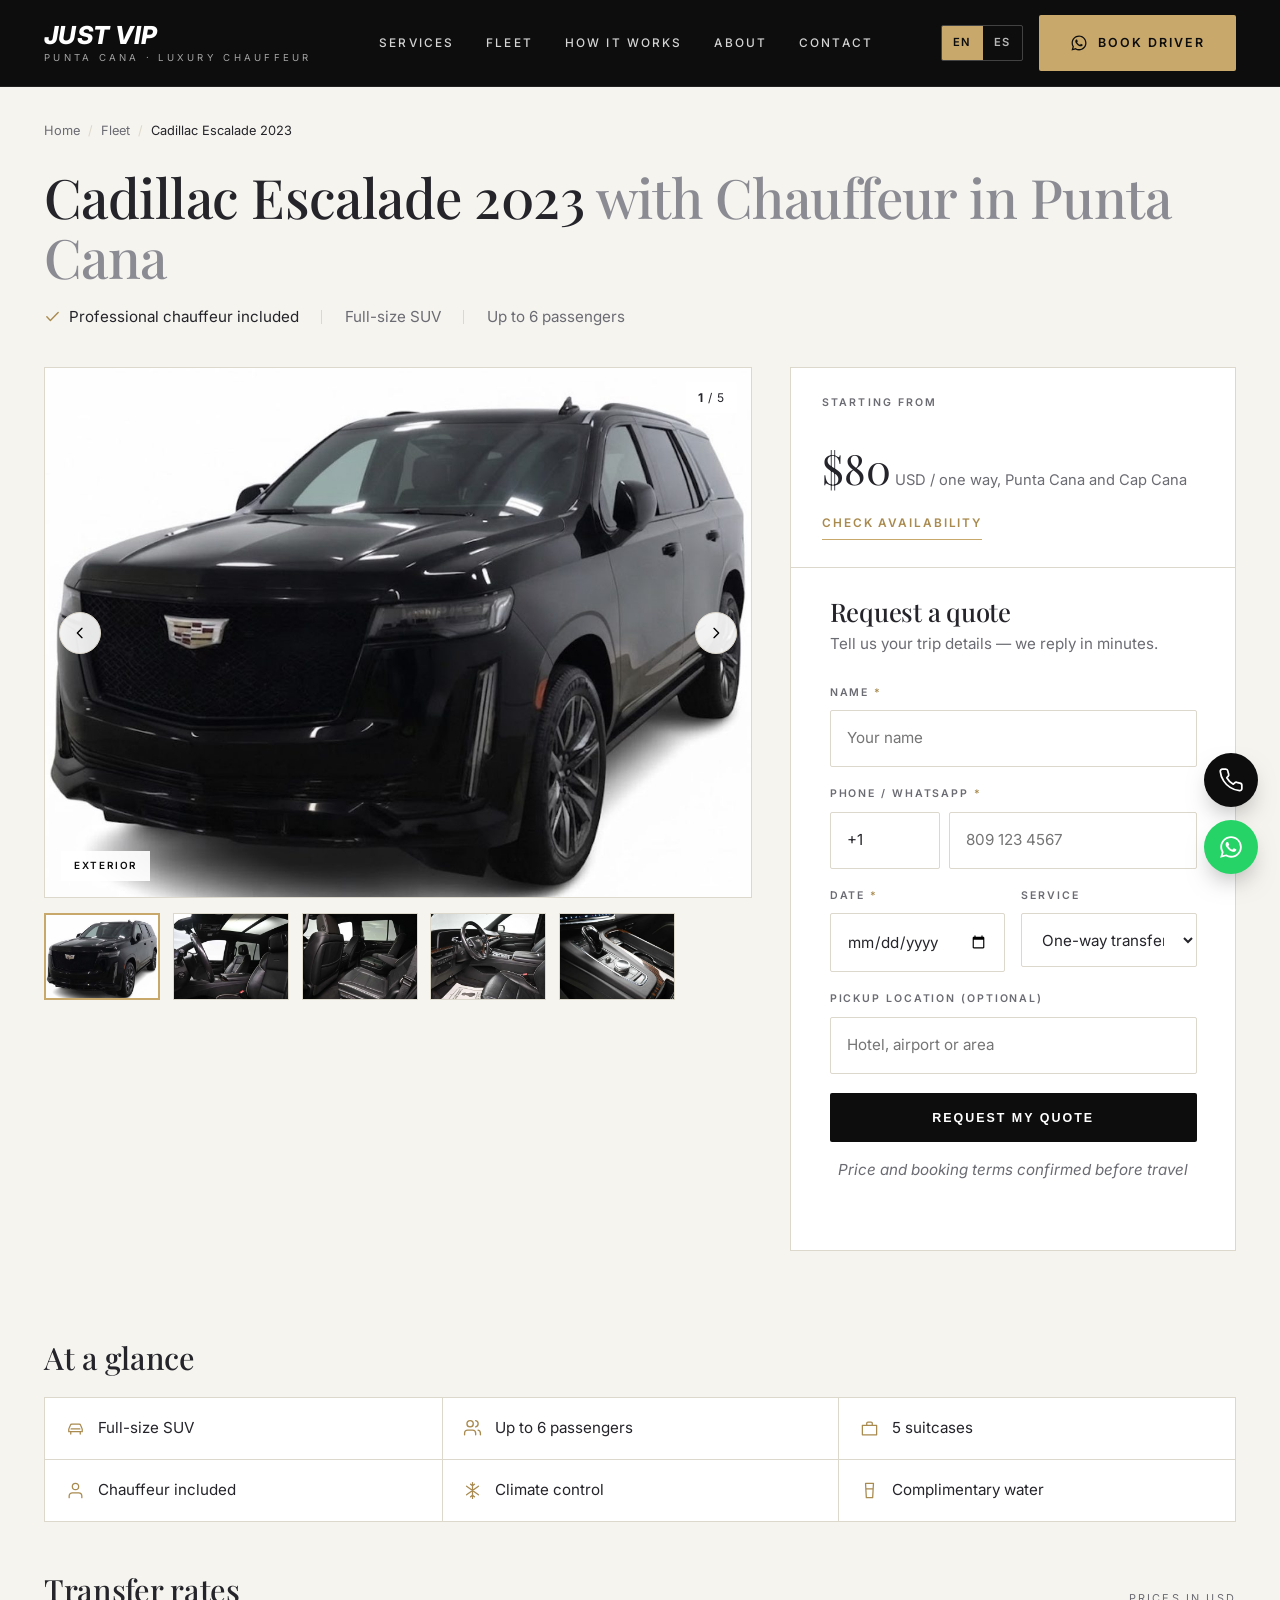
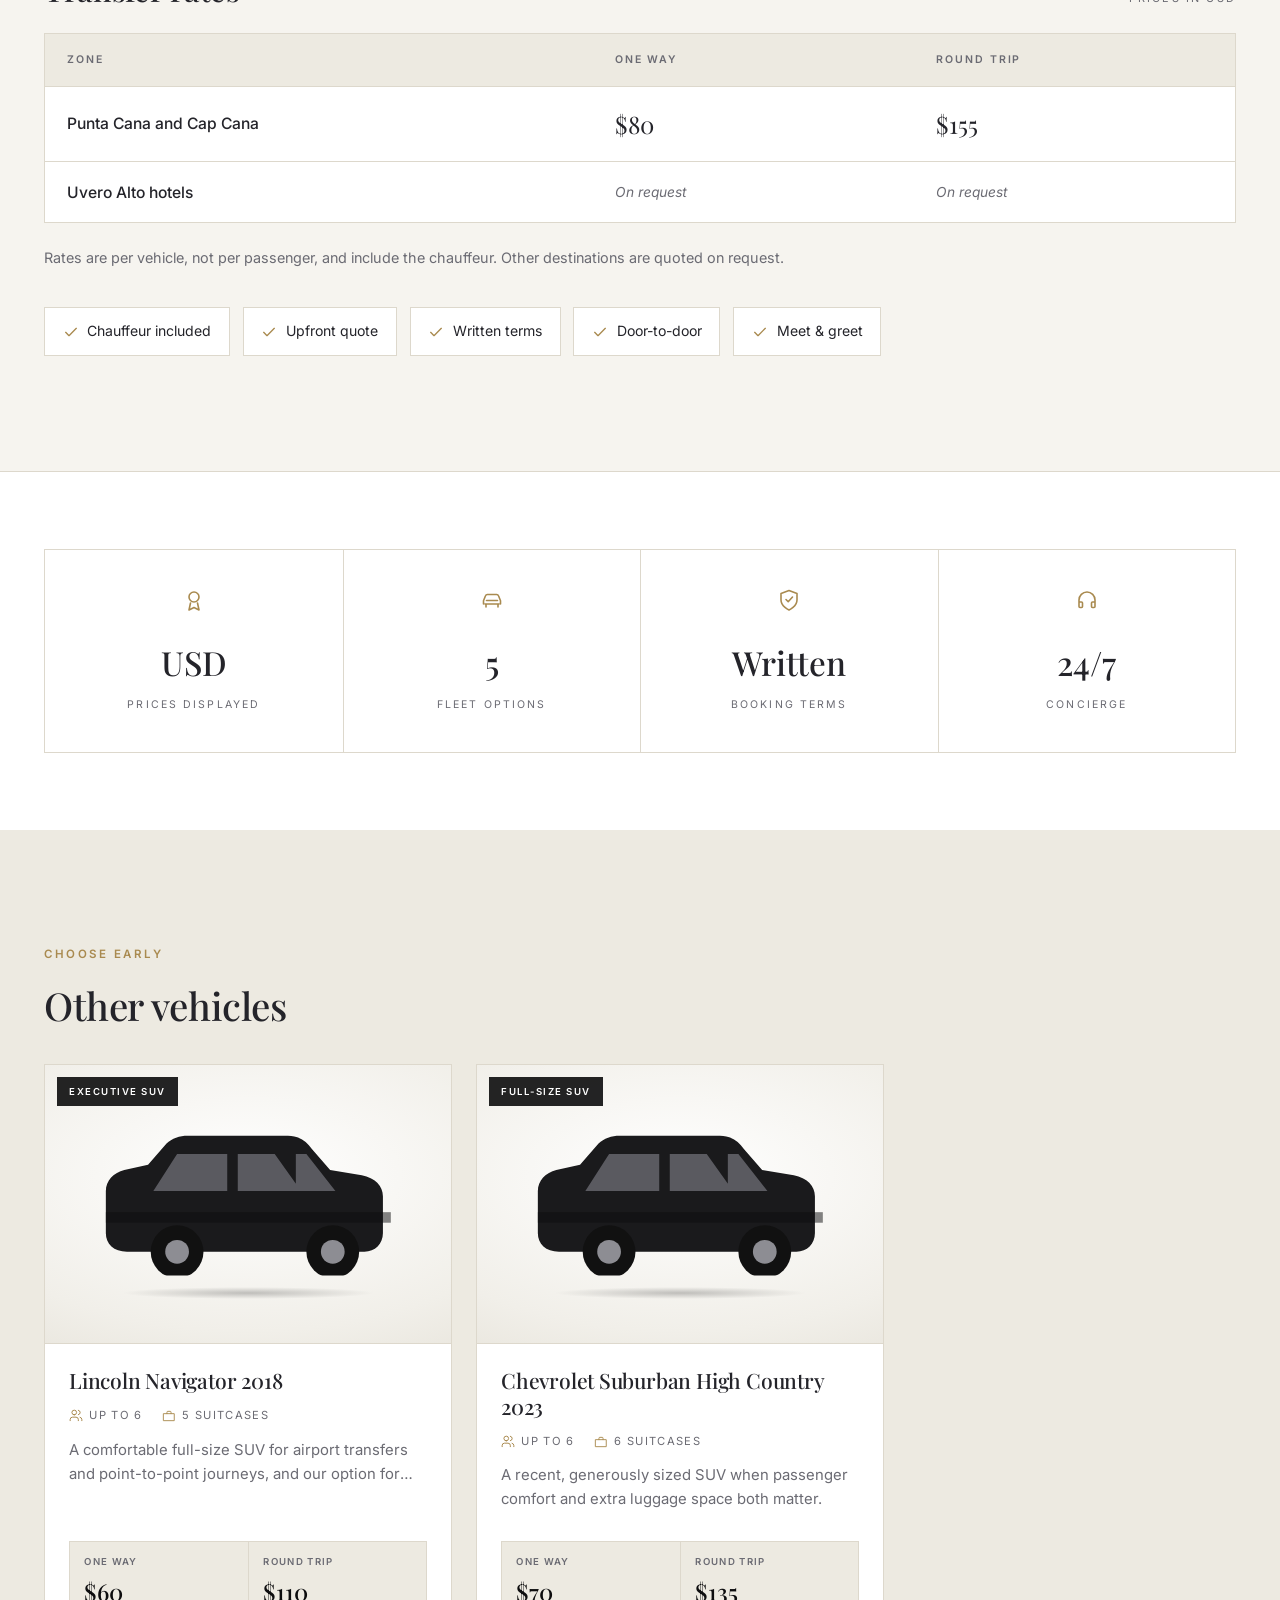
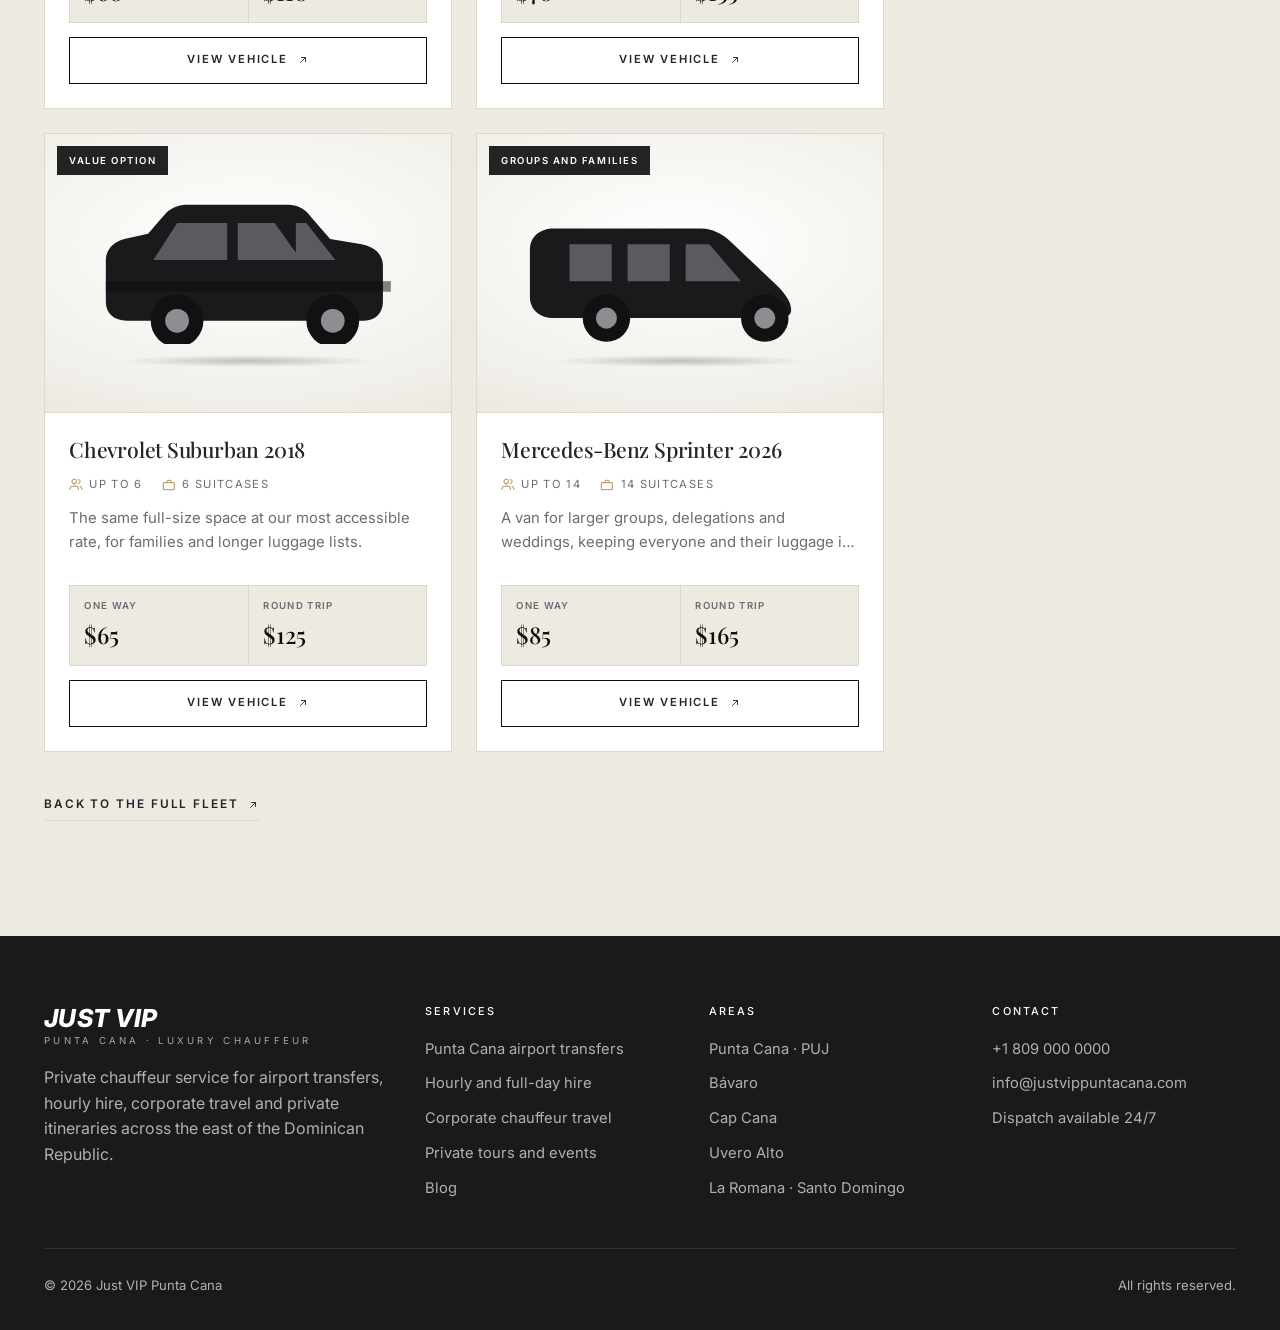
<file: fleet/cadillac-escalade-2023.html>
<!DOCTYPE html>
<html lang="en">
<head>
<meta charset="utf-8">
<meta name="viewport" content="width=device-width, initial-scale=1">
<title>Cadillac Escalade 2023 with Chauffeur in Punta Cana | Just VIP Punta Cana</title>
<meta name="description" content="Book the Cadillac Escalade 2023 with a professional chauffeur in Punta Cana. Private airport transfers from $80 USD one way in Punta Cana and Cap Cana, round trips, written terms and 24/7 dispatch.">
<link rel="canonical" href="https://justvippuntacana.com/fleet/cadillac-escalade-2023.html">
<link rel="preconnect" href="https://fonts.googleapis.com">
<link rel="preconnect" href="https://fonts.gstatic.com" crossorigin>
<link href="https://fonts.googleapis.com/css2?family=Inter:wght@400;500;600;700;800&family=Playfair+Display:ital,wght@0,400;0,500;1,400;1,500&display=swap" rel="stylesheet">
<link rel="stylesheet" href="../assets/css/styles.css">
<link rel="icon" href="data:image/svg+xml,<svg xmlns='http://www.w3.org/2000/svg' viewBox='0 0 100 100'><rect width='100' height='100' fill='%230d0d0e'/><text x='50' y='68' font-size='54' font-family='Georgia' font-style='italic' fill='%23c8a86b' text-anchor='middle'>V</text></svg>">
</head>
<body data-veh-key="fleet.c2.name">

<svg width="0" height="0" style="position:absolute" aria-hidden="true">
  <defs>
    <symbol id="i-wa" viewBox="0 0 24 24"><path fill="currentColor" d="M12.04 2C6.58 2 2.13 6.45 2.13 11.91c0 1.75.46 3.45 1.32 4.95L2 22l5.25-1.38a9.87 9.87 0 0 0 4.79 1.22h.01c5.46 0 9.91-4.45 9.91-9.91C21.96 6.45 17.5 2 12.04 2Zm0 18.15h-.01a8.2 8.2 0 0 1-4.19-1.15l-.3-.18-3.12.82.83-3.04-.2-.31a8.2 8.2 0 0 1-1.26-4.38c0-4.54 3.7-8.23 8.25-8.23 2.2 0 4.27.86 5.83 2.42a8.19 8.19 0 0 1 2.41 5.82c0 4.54-3.7 8.23-8.24 8.23Zm4.52-6.16c-.25-.13-1.47-.72-1.69-.81-.23-.08-.39-.12-.56.13-.16.24-.64.8-.79.97-.14.16-.29.18-.54.06-.25-.13-1.05-.39-2-1.23-.74-.66-1.24-1.47-1.38-1.72-.15-.25-.02-.38.11-.5.11-.11.25-.29.37-.43.13-.15.17-.25.25-.41.08-.17.04-.31-.02-.43-.06-.13-.56-1.35-.77-1.84-.2-.48-.4-.42-.55-.43h-.47c-.16 0-.43.06-.65.31-.22.25-.85.84-.85 2.04 0 1.2.87 2.36.99 2.52.12.17 1.71 2.61 4.14 3.66.58.25 1.03.4 1.38.51.58.19 1.11.16 1.53.1.47-.07 1.47-.6 1.67-1.18.21-.58.21-1.07.15-1.18-.06-.1-.23-.16-.48-.29Z"/></symbol>
    <symbol id="i-phone" viewBox="0 0 24 24"><path fill="none" stroke="currentColor" stroke-width="1.6" stroke-linecap="round" stroke-linejoin="round" d="M22 16.9v3a2 2 0 0 1-2.2 2 19.8 19.8 0 0 1-8.6-3.1 19.5 19.5 0 0 1-6-6A19.8 19.8 0 0 1 2.1 4.2 2 2 0 0 1 4.1 2h3a2 2 0 0 1 2 1.7c.1 1 .4 1.9.7 2.8a2 2 0 0 1-.5 2.1L8.1 9.9a16 16 0 0 0 6 6l1.3-1.3a2 2 0 0 1 2.1-.4c.9.3 1.8.6 2.8.7a2 2 0 0 1 1.7 2Z"/></symbol>
    <symbol id="i-check" viewBox="0 0 24 24"><path fill="none" stroke="currentColor" stroke-width="2" stroke-linecap="round" stroke-linejoin="round" d="m4 12.5 5 5L20 6.5"/></symbol>
    <symbol id="i-users" viewBox="0 0 24 24"><path fill="none" stroke="currentColor" stroke-width="1.7" stroke-linecap="round" stroke-linejoin="round" d="M16 20v-2a4 4 0 0 0-4-4H6a4 4 0 0 0-4 4v2M9 10a4 4 0 1 0 0-8 4 4 0 0 0 0 8Zm13 10v-2a4 4 0 0 0-3-3.9M16 2.1a4 4 0 0 1 0 7.8"/></symbol>
    <symbol id="i-bag" viewBox="0 0 24 24"><path fill="none" stroke="currentColor" stroke-width="1.7" stroke-linecap="round" stroke-linejoin="round" d="M3 7h18v14H3zM8 7V4h8v3M3 12h18"/></symbol>
    <symbol id="i-plane" viewBox="0 0 24 24"><path fill="none" stroke="currentColor" stroke-width="1.6" stroke-linecap="round" stroke-linejoin="round" d="M21 15.5 13.5 12V5.3a1.8 1.8 0 0 0-3.6 0V12L2.4 15.5v2.2l7.5-2.2v4.1l-2.2 1.5v1.4l3.9-1.1 3.9 1.1v-1.4l-2.2-1.5v-4.1l7.7 2.2z"/></symbol>
    <symbol id="i-clock" viewBox="0 0 24 24"><path fill="none" stroke="currentColor" stroke-width="1.6" stroke-linecap="round" stroke-linejoin="round" d="M12 21a9 9 0 1 0 0-18 9 9 0 0 0 0 18Zm0-13.5V12l3.5 2"/></symbol>
    <symbol id="i-case" viewBox="0 0 24 24"><path fill="none" stroke="currentColor" stroke-width="1.6" stroke-linecap="round" stroke-linejoin="round" d="M3 8h18v12H3zM8.5 8V5.5A1.5 1.5 0 0 1 10 4h4a1.5 1.5 0 0 1 1.5 1.5V8"/></symbol>
    <symbol id="i-palm" viewBox="0 0 24 24"><path fill="none" stroke="currentColor" stroke-width="1.6" stroke-linecap="round" stroke-linejoin="round" d="M12 8v13M12 8c0-2.5 2.5-4.5 6-4M12 8c0-2.5-2.5-4.5-6-4M12 8c2.5-1.5 5.5-1 7 1M12 8c-2.5-1.5-5.5-1-7 1M12 8a2 2 0 1 0 0-4 2 2 0 0 0 0 4Z"/></symbol>
    <symbol id="i-pin" viewBox="0 0 24 24"><path fill="none" stroke="currentColor" stroke-width="1.6" stroke-linecap="round" stroke-linejoin="round" d="M12 22s7-6 7-12a7 7 0 1 0-14 0c0 6 7 12 7 12Zm0-9.5a2.5 2.5 0 1 0 0-5 2.5 2.5 0 0 0 0 5Z"/></symbol>
    <symbol id="i-car" viewBox="0 0 24 24"><path fill="none" stroke="currentColor" stroke-width="1.6" stroke-linecap="round" stroke-linejoin="round" d="M5 16h14M3.5 16v-3.2l2-5A2 2 0 0 1 7.4 6.5h9.2a2 2 0 0 1 1.9 1.3l2 5V16M6 19v-3m12 3v-3M6.5 12.5h11"/></symbol>
    <symbol id="i-shield" viewBox="0 0 24 24"><path fill="none" stroke="currentColor" stroke-width="1.6" stroke-linecap="round" stroke-linejoin="round" d="M12 22s8-3.5 8-10V5.5L12 2.5 4 5.5V12c0 6.5 8 10 8 10Zm-3-10.5 2.2 2.2L15.5 9"/></symbol>
    <symbol id="i-mail" viewBox="0 0 24 24"><path fill="none" stroke="currentColor" stroke-width="1.6" stroke-linecap="round" stroke-linejoin="round" d="M3 6h18v12H3zM3 7l9 6 9-6"/></symbol>
    <symbol id="i-arrow" viewBox="0 0 24 24"><path fill="none" stroke="currentColor" stroke-width="1.8" stroke-linecap="round" stroke-linejoin="round" d="M7 17 17 7M9 7h8v8"/></symbol>
    <symbol id="i-sedan" viewBox="0 0 120 54"><path fill="#1a1a1c" d="M8 40c-3 0-5-2-5-5v-5c0-3 2-5 5-6l16-4 12-9c3-2 6-3 9-3h22c4 0 7 1 10 4l10 8 18 5c3 1 5 3 5 6v4c0 3-2 5-5 5H8Z"/><path fill="#5a5a60" d="M40 16h18v10H33l7-10Zm22 0h12l9 10H62V16Z"/><circle cx="32" cy="40" r="9" fill="#111"/><circle cx="32" cy="40" r="4" fill="#8d8d93"/><circle cx="90" cy="40" r="9" fill="#111"/><circle cx="90" cy="40" r="4" fill="#8d8d93"/></symbol>
    <symbol id="i-suv" viewBox="0 0 120 54"><path fill="#1a1a1c" d="M14 45c-5 0-8-3-8-7V22c0-4 3-7 7-8l9-2 7-8c2-2 5-3 8-3h38c4 0 7 2 9 5l7 8 12 2c5 1 8 4 8 8v14c0 4-3 7-7 7H14Z"/><path fill="#5a5a60" d="M33 8h19v14H24l9-14Zm23 0h14l10 14H56V8Zm22 0h4l11 14H78V8Z"/><rect x="6" y="30" width="108" height="4" fill="#0d0d0e" opacity=".5"/><circle cx="33" cy="45" r="10" fill="#111"/><circle cx="33" cy="45" r="4.5" fill="#8d8d93"/><circle cx="92" cy="45" r="10" fill="#111"/><circle cx="92" cy="45" r="4.5" fill="#8d8d93"/></symbol>
    <symbol id="i-van" viewBox="0 0 120 54"><path fill="#1a1a1c" d="M12 44c-5 0-9-3-9-8V18c0-5 4-8 9-8h56c4 0 8 2 11 5l18 17c3 3 5 6 5 9 0 2-2 3-5 3H12Z"/><path fill="#5a5a60" d="M18 16h16v14H18V16Zm22 0h16v14H40V16Zm22 0h9l12 14H62V16Z"/><circle cx="32" cy="44" r="9" fill="#111"/><circle cx="32" cy="44" r="4" fill="#8d8d93"/><circle cx="92" cy="44" r="9" fill="#111"/><circle cx="92" cy="44" r="4" fill="#8d8d93"/></symbol>
    <symbol id="i-user" viewBox="0 0 24 24"><path fill="none" stroke="currentColor" stroke-width="1.6" stroke-linecap="round" stroke-linejoin="round" d="M20 21v-2a4 4 0 0 0-4-4H8a4 4 0 0 0-4 4v2M12 11a4 4 0 1 0 0-8 4 4 0 0 0 0 8Z"/></symbol>
    <symbol id="i-snow" viewBox="0 0 24 24"><path fill="none" stroke="currentColor" stroke-width="1.6" stroke-linecap="round" stroke-linejoin="round" d="M12 2v20M4.5 6.5l15 11M19.5 6.5l-15 11M12 6l-2.5-2M12 6l2.5-2M12 18l-2.5 2M12 18l2.5 2"/></symbol>
    <symbol id="i-drink" viewBox="0 0 24 24"><path fill="none" stroke="currentColor" stroke-width="1.6" stroke-linecap="round" stroke-linejoin="round" d="M7 3h10l-1 18H8L7 3Zm.4 7h9.2"/></symbol>
    <symbol id="i-award" viewBox="0 0 24 24"><path fill="none" stroke="currentColor" stroke-width="1.6" stroke-linecap="round" stroke-linejoin="round" d="M12 14a5 5 0 1 0 0-10 5 5 0 0 0 0 10Zm-3.5 1L7 22l5-2.5L17 22l-1.5-7"/></symbol>
    <symbol id="i-headset" viewBox="0 0 24 24"><path fill="none" stroke="currentColor" stroke-width="1.6" stroke-linecap="round" stroke-linejoin="round" d="M4 15v-3a8 8 0 1 1 16 0v3M4 14h2.5a1 1 0 0 1 1 1v3.5a1 1 0 0 1-1 1H5a1 1 0 0 1-1-1V14Zm16 0h-2.5a1 1 0 0 0-1 1v3.5a1 1 0 0 0 1 1H19a1 1 0 0 0 1-1V14Z"/></symbol>
    <symbol id="i-chev" viewBox="0 0 24 24"><path fill="none" stroke="currentColor" stroke-width="2" stroke-linecap="round" stroke-linejoin="round" d="m15 5-7 7 7 7"/></symbol>
    <symbol id="i-seat" viewBox="0 0 120 54"><rect x="18" y="10" width="34" height="34" rx="6" fill="#6b4f34"/><rect x="24" y="4" width="22" height="16" rx="6" fill="#8a6743"/><rect x="60" y="10" width="34" height="34" rx="6" fill="#6b4f34"/><rect x="66" y="4" width="22" height="16" rx="6" fill="#8a6743"/><rect x="14" y="44" width="92" height="5" rx="2" fill="#2c2c30"/></symbol>
    <symbol id="i-detail" viewBox="0 0 120 54"><circle cx="60" cy="27" r="20" fill="none" stroke="rgba(200,168,107,.75)" stroke-width="2.5"/><circle cx="60" cy="27" r="7" fill="rgba(200,168,107,.6)"/><path d="M60 7v12M60 35v12M40 27h12M68 27h12M46 13l8 8M74 41l-8-8M46 41l8-8M74 13l-8 8" stroke="rgba(200,168,107,.6)" stroke-width="2.5" stroke-linecap="round"/></symbol>
    <symbol id="i-palms-art" viewBox="0 0 400 300">
      <g fill="none" stroke="rgba(200,168,107,.45)" stroke-width="2.5" stroke-linecap="round">
        <path d="M150 300V120M150 120c-14-34-58-46-92-34M150 120c-30-24-74-16-96 12M150 120c14-38 58-52 94-38M150 120c32-26 78-18 100 12"/>
        <path d="M262 300V165M262 165c-10-25-42-34-68-25M262 165c10-28 42-38 70-28M262 165c-22-18-54-12-70 9M262 165c24-20 58-14 74 8"/>
      </g>
      <circle cx="150" cy="112" r="7" fill="rgba(200,168,107,.5)"/>
      <circle cx="262" cy="158" r="5.5" fill="rgba(200,168,107,.5)"/>
      <path d="M0 300h400" stroke="rgba(200,168,107,.25)" stroke-width="2"/>
    </symbol>
  </defs>
</svg>

<header class="site-header">
  <div class="wrap">
    <a class="brand" href="../index.html">
      <strong>JUST VIP</strong>
      <span data-i18n="brand.tagline">Punta Cana · Luxury Chauffeur</span>
    </a>

    <nav class="nav" id="nav">
      <a href="../index.html#services" data-i18n="nav.services">Services</a>
      <a href="../index.html#fleet" data-i18n="nav.fleet">Fleet</a>
      <a href="../index.html#how" data-i18n="nav.how">How it works</a>
      <a href="../index.html#why" data-i18n="nav.why">About</a>
      <a href="#quote" data-i18n="nav.contact">Contact</a>
    </nav>

    <div class="header-actions">
      <div class="lang-switch" role="group" aria-label="Language / Idioma">
        <button type="button" data-lang="en" aria-pressed="true">EN</button>
        <button type="button" data-lang="es" aria-pressed="false">ES</button>
      </div>
      <a class="btn btn--gold" data-wa href="#quote">
        <svg aria-hidden="true"><use href="#i-wa"></use></svg>
        <span data-i18n="cta.book">Book driver</span>
      </a>
      <button class="nav-toggle" type="button" aria-label="Menu" aria-expanded="false">
        <span></span><span></span><span></span>
      </button>
    </div>
  </div>
</header>

<main class="page">
  <div class="wrap">
    <nav class="breadcrumb" aria-label="Breadcrumb">
      <a href="../index.html" data-i18n="veh.home">Home</a>
      <span class="sep">/</span>
      <a href="../index.html#fleet" data-i18n="veh.fleet">Fleet</a>
      <span class="sep">/</span>
      <span aria-current="page" data-i18n="fleet.c2.name">Cadillac Escalade 2023</span>
    </nav>

    <div class="veh-head">
      <h1><span data-i18n="fleet.c2.name">Cadillac Escalade 2023</span> <span class="muted" data-i18n="veh.h1suffix">with Chauffeur in Punta Cana</span></h1>
      <div class="veh-facts">
        <span class="ok"><svg aria-hidden="true"><use href="#i-check"></use></svg><span data-i18n="veh.included">Professional chauffeur included</span></span>
        <span class="sep"></span>
        <span data-i18n="veh.cls.suv"></span>
        <span class="sep"></span>
        <span><span data-i18n="fleet.c2.pax"></span> <span data-i18n="veh.paxSuffix">passengers</span></span>
      </div>
    </div>

    <div class="veh-layout">
      <!-- gallery -->
      <div class="gallery" id="gallery">
        <div class="gallery-stage">
          <span class="gallery-count"><b data-gallery-current>1</b> / 5</span>
          <button class="gallery-nav gallery-nav--prev" type="button" data-gallery-prev aria-label="Previous image">
            <svg aria-hidden="true"><use href="#i-chev"></use></svg>
          </button>
          <button class="gallery-nav gallery-nav--next" type="button" data-gallery-next aria-label="Next image">
            <svg aria-hidden="true"><use href="#i-chev"></use></svg>
          </button>
          <div class="slide slide--photo" data-active="true">
            <img src="../assets/img/fleet/escalade-1-exterior.jpg" alt="Cadillac Escalade 2023 exterior" loading="eager" decoding="async">
            <span class="slide-label" data-i18n="veh.g1"></span>
          </div>
          <div class="slide slide--photo">
            <img src="../assets/img/fleet/escalade-2-interior.jpg" alt="Cadillac Escalade 2023 front cabin" loading="lazy" decoding="async">
            <span class="slide-label" data-i18n="veh.g2"></span>
          </div>
          <div class="slide slide--photo">
            <img src="../assets/img/fleet/escalade-3-rear.jpg" alt="Cadillac Escalade 2023 rear cabin" loading="lazy" decoding="async">
            <span class="slide-label" data-i18n="veh.g4"></span>
          </div>
          <div class="slide slide--photo">
            <img src="../assets/img/fleet/escalade-4-cockpit.jpg" alt="Cadillac Escalade 2023 driver cockpit" loading="lazy" decoding="async">
            <span class="slide-label" data-i18n="veh.g5"></span>
          </div>
          <div class="slide slide--photo">
            <img src="../assets/img/fleet/escalade-5-detail.jpg" alt="Cadillac Escalade 2023 centre console" loading="lazy" decoding="async">
            <span class="slide-label" data-i18n="veh.g3"></span>
          </div>
        </div>
        <div class="thumbs">
          <button class="thumb thumb--photo" type="button" data-gallery-thumb="0" aria-current="true" aria-label="Cadillac Escalade 2023 exterior">
            <img src="../assets/img/fleet/escalade-1-exterior-thumb.jpg" alt="" loading="lazy" decoding="async">
          </button>
          <button class="thumb thumb--photo" type="button" data-gallery-thumb="1" aria-label="Cadillac Escalade 2023 front cabin">
            <img src="../assets/img/fleet/escalade-2-interior-thumb.jpg" alt="" loading="lazy" decoding="async">
          </button>
          <button class="thumb thumb--photo" type="button" data-gallery-thumb="2" aria-label="Cadillac Escalade 2023 rear cabin">
            <img src="../assets/img/fleet/escalade-3-rear-thumb.jpg" alt="" loading="lazy" decoding="async">
          </button>
          <button class="thumb thumb--photo" type="button" data-gallery-thumb="3" aria-label="Cadillac Escalade 2023 driver cockpit">
            <img src="../assets/img/fleet/escalade-4-cockpit-thumb.jpg" alt="" loading="lazy" decoding="async">
          </button>
          <button class="thumb thumb--photo" type="button" data-gallery-thumb="4" aria-label="Cadillac Escalade 2023 centre console">
            <img src="../assets/img/fleet/escalade-5-detail-thumb.jpg" alt="" loading="lazy" decoding="async">
          </button>
        </div>
      </div>

      <!-- booking card -->
      <div class="booking-card" id="quote">
        <div class="booking-price">
          <span class="label" data-i18n="veh.startingFrom">Starting from</span>
          <span><span class="amount">$80</span> <span class="unit" data-i18n="veh.perTransfer">USD / one way in Punta Cana</span></span>
          <a class="link-arrow" data-wa href="#quote-form"><span data-i18n="cta.check">Check availability</span></a>
        </div>

        <form class="form-card" id="quote-form" novalidate>
          <h3 data-i18n="form.title">Request a quote</h3>
          <p data-i18n="form.sub">Tell us your trip details — we reply in minutes.</p>

          <div class="field">
            <label for="f-name"><span data-i18n="form.name">Name</span> <span class="req">*</span></label>
            <input id="f-name" name="name" type="text" required data-i18n-placeholder="form.namePh" placeholder="Your name">
          </div>

          <div class="field">
            <label for="f-phone"><span data-i18n="form.phone">Phone / WhatsApp</span> <span class="req">*</span></label>
            <div class="phone-row">
              <input id="f-code" name="code" type="text" value="+1" aria-label="Country code">
              <input id="f-phone" name="phone" type="tel" required placeholder="809 123 4567">
            </div>
          </div>

          <div class="field field-row">
            <div>
              <label for="f-date"><span data-i18n="form.date">Date</span> <span class="req">*</span></label>
              <input id="f-date" name="date" type="date" required>
            </div>
            <div>
              <label for="f-package" data-i18n="form.package">Service</label>
              <select id="f-package" name="package">
                <option data-i18n="form.pkg1">Airport transfer (PUJ)</option>
                <option data-i18n="form.pkg2">Hourly hire (3 / 5 / 8 h)</option>
                <option data-i18n="form.pkg3">Corporate travel</option>
                <option data-i18n="form.pkg4">Private tour or event</option>
              </select>
            </div>
          </div>

          <div class="field">
            <label for="f-pickup"><span data-i18n="form.pickup">Pickup location</span> <span data-i18n="form.optional">(optional)</span></label>
            <input id="f-pickup" name="pickup" type="text" data-i18n-placeholder="form.pickupPh" placeholder="Hotel, airport or area">
          </div>

          <button class="btn btn--dark" type="submit" data-i18n="form.submit">Request my quote</button>
          <p class="form-note" data-i18n="form.disclaimer">Price and booking terms confirmed before travel</p>
          <p class="form-status" id="form-status" role="status" aria-live="polite"></p>
        </form>
      </div>
    </div>
  </div>

  <!-- at a glance + packages -->
  <section class="section" style="padding-top:0">
    <div class="wrap">
      <h2 style="font-size:clamp(1.5rem,2.4vw,2rem);margin-bottom:1.4rem" data-i18n="veh.glance">At a glance</h2>
      <div class="glance-grid">
        <div><svg aria-hidden="true"><use href="#i-car"></use></svg><span data-i18n="veh.cls.suv"></span></div>
        <div><svg aria-hidden="true"><use href="#i-users"></use></svg><span><span data-i18n="fleet.c2.pax"></span> <span data-i18n="veh.paxSuffix">passengers</span></span></div>
        <div><svg aria-hidden="true"><use href="#i-case"></use></svg><span data-i18n="fleet.c2.bags"></span></div>
        <div><svg aria-hidden="true"><use href="#i-user"></use></svg><span data-i18n="veh.gl.chauffeur">Chauffeur included</span></div>
        <div><svg aria-hidden="true"><use href="#i-snow"></use></svg><span data-i18n="veh.gl.climate">Climate control</span></div>
        <div><svg aria-hidden="true"><use href="#i-drink"></use></svg><span data-i18n="veh.gl.water">Complimentary water</span></div>
      </div>

      <div style="margin-top:3.2rem">
        <div class="pkg-head">
          <h2 style="font-size:clamp(1.5rem,2.4vw,2rem)" data-i18n="veh.rates">Transfer rates</h2>
          <span data-i18n="veh.pricesIn">Prices in USD</span>
        </div>
        <table class="rate-table">
          <thead>
            <tr>
              <th scope="col" data-i18n="veh.zone">Zone</th>
              <th scope="col" data-i18n="veh.oneWay">One way</th>
              <th scope="col" data-i18n="veh.roundTrip">Round trip</th>
            </tr>
          </thead>
          <tbody>
          <tr>
            <th scope="row" data-i18n="veh.zonePC"></th>
            <td><span class="rate">$80</span></td>
            <td><span class="rate">$155</span></td>
          </tr>
          <tr>
            <th scope="row" data-i18n="veh.zoneUA"></th>
            <td><span class="rate rate--ask" data-i18n="veh.onRequest">On request</span></td>
            <td><span class="rate rate--ask" data-i18n="veh.onRequest">On request</span></td>
          </tr>
          </tbody>
        </table>
        <p class="pkg-note" data-i18n="veh.rateNote">Rates are per vehicle, not per passenger, and include the chauffeur. Other destinations are quoted on request.</p>

        <div class="chips">
          <span class="chip"><svg aria-hidden="true"><use href="#i-check"></use></svg><span data-i18n="veh.chip1">Chauffeur included</span></span>
          <span class="chip"><svg aria-hidden="true"><use href="#i-check"></use></svg><span data-i18n="veh.chip2">Upfront quote</span></span>
          <span class="chip"><svg aria-hidden="true"><use href="#i-check"></use></svg><span data-i18n="veh.chip3">Written terms</span></span>
          <span class="chip"><svg aria-hidden="true"><use href="#i-check"></use></svg><span data-i18n="veh.chip4">Door-to-door</span></span>
          <span class="chip"><svg aria-hidden="true"><use href="#i-check"></use></svg><span data-i18n="veh.chip5">Meet &amp; greet</span></span>
        </div>
      </div>
    </div>
  </section>

  <!-- trust band -->
  <section class="trust">
    <div class="wrap">
      <div class="trust-grid">
        <div><svg aria-hidden="true"><use href="#i-award"></use></svg><b>USD</b><span data-i18n="veh.t1">Prices displayed</span></div>
        <div><svg aria-hidden="true"><use href="#i-car"></use></svg><b data-i18n="veh.t2v">3</b><span data-i18n="veh.t2">Fleet options</span></div>
        <div><svg aria-hidden="true"><use href="#i-shield"></use></svg><b data-i18n="veh.t3v">Written</b><span data-i18n="veh.t3">Booking terms</span></div>
        <div><svg aria-hidden="true"><use href="#i-headset"></use></svg><b>24/7</b><span data-i18n="veh.t4">Concierge</span></div>
      </div>
    </div>
  </section>

  <!-- other vehicles -->
  <section class="section section--tint">
    <div class="wrap">
      <p class="eyebrow" data-i18n="fleet.eyebrow">Choose early</p>
      <h2 style="font-size:clamp(1.7rem,3vw,2.4rem);margin-bottom:2.4rem" data-i18n="veh.otherTitle">Other vehicles</h2>
      <div class="fleet-grid fleet-grid--two">
        <article class="card reveal" data-seats="6">
          <a class="card-link" href="lincoln-navigator-2018.html">
            <div class="card-media">
              <span class="badge" data-i18n="fleet.c1.badge"></span>
              <svg class="veh" viewBox="0 0 120 54" aria-hidden="true"><use href="#i-suv"></use></svg>
            </div>
            <div class="card-body">
              <h3 data-i18n="fleet.c1.name">Lincoln Navigator 2018</h3>
              <div class="specs">
                <span><svg aria-hidden="true"><use href="#i-users"></use></svg><span data-i18n="fleet.c1.pax"></span></span>
                <span><svg aria-hidden="true"><use href="#i-case"></use></svg><span data-i18n="fleet.c1.bags"></span></span>
              </div>
              <p class="card-text" data-i18n="fleet.c1.text"></p>
              <div class="card-rates">
                <div>
                  <span data-i18n="veh.oneWay"></span>
                  <b>$60</b>
                </div>
                <div>
                  <span data-i18n="veh.roundTrip"></span>
                  <b>$110</b>
                </div>
              </div>
              <span class="card-cta">
                <span data-i18n="cta.view"></span>
                <svg aria-hidden="true" width="12" height="12"><use href="#i-arrow"></use></svg>
              </span>
            </div>
          </a>
        </article>
        <article class="card reveal" data-seats="6">
          <a class="card-link" href="chevrolet-suburban-high-country-2023.html">
            <div class="card-media">
              <span class="badge" data-i18n="fleet.c3.badge"></span>
              <svg class="veh" viewBox="0 0 120 54" aria-hidden="true"><use href="#i-suv"></use></svg>
            </div>
            <div class="card-body">
              <h3 data-i18n="fleet.c3.name">Chevrolet Suburban High Country 2023</h3>
              <div class="specs">
                <span><svg aria-hidden="true"><use href="#i-users"></use></svg><span data-i18n="fleet.c3.pax"></span></span>
                <span><svg aria-hidden="true"><use href="#i-case"></use></svg><span data-i18n="fleet.c3.bags"></span></span>
              </div>
              <p class="card-text" data-i18n="fleet.c3.text"></p>
              <div class="card-rates">
                <div>
                  <span data-i18n="veh.oneWay"></span>
                  <b>$70</b>
                </div>
                <div>
                  <span data-i18n="veh.roundTrip"></span>
                  <b>$135</b>
                </div>
              </div>
              <span class="card-cta">
                <span data-i18n="cta.view"></span>
                <svg aria-hidden="true" width="12" height="12"><use href="#i-arrow"></use></svg>
              </span>
            </div>
          </a>
        </article>
        <article class="card reveal" data-seats="6">
          <a class="card-link" href="chevrolet-suburban-2018.html">
            <div class="card-media">
              <span class="badge" data-i18n="fleet.c4.badge"></span>
              <svg class="veh" viewBox="0 0 120 54" aria-hidden="true"><use href="#i-suv"></use></svg>
            </div>
            <div class="card-body">
              <h3 data-i18n="fleet.c4.name">Chevrolet Suburban 2018</h3>
              <div class="specs">
                <span><svg aria-hidden="true"><use href="#i-users"></use></svg><span data-i18n="fleet.c4.pax"></span></span>
                <span><svg aria-hidden="true"><use href="#i-case"></use></svg><span data-i18n="fleet.c4.bags"></span></span>
              </div>
              <p class="card-text" data-i18n="fleet.c4.text"></p>
              <div class="card-rates">
                <div>
                  <span data-i18n="veh.oneWay"></span>
                  <b>$65</b>
                </div>
                <div>
                  <span data-i18n="veh.roundTrip"></span>
                  <b>$125</b>
                </div>
              </div>
              <span class="card-cta">
                <span data-i18n="cta.view"></span>
                <svg aria-hidden="true" width="12" height="12"><use href="#i-arrow"></use></svg>
              </span>
            </div>
          </a>
        </article>
        <article class="card reveal" data-seats="14">
          <a class="card-link" href="mercedes-benz-sprinter-2026.html">
            <div class="card-media">
              <span class="badge" data-i18n="fleet.c5.badge"></span>
              <svg class="veh" viewBox="0 0 120 54" aria-hidden="true"><use href="#i-van"></use></svg>
            </div>
            <div class="card-body">
              <h3 data-i18n="fleet.c5.name">Mercedes-Benz Sprinter 2026</h3>
              <div class="specs">
                <span><svg aria-hidden="true"><use href="#i-users"></use></svg><span data-i18n="fleet.c5.pax"></span></span>
                <span><svg aria-hidden="true"><use href="#i-case"></use></svg><span data-i18n="fleet.c5.bags"></span></span>
              </div>
              <p class="card-text" data-i18n="fleet.c5.text"></p>
              <div class="card-rates">
                <div>
                  <span data-i18n="veh.oneWay"></span>
                  <b>$85</b>
                </div>
                <div>
                  <span data-i18n="veh.roundTrip"></span>
                  <b>$165</b>
                </div>
              </div>
              <span class="card-cta">
                <span data-i18n="cta.view"></span>
                <svg aria-hidden="true" width="12" height="12"><use href="#i-arrow"></use></svg>
              </span>
            </div>
          </a>
        </article>
      </div>
      <p style="margin-top:2.4rem">
        <a class="link-arrow" href="../index.html#fleet"><span data-i18n="veh.back">Back to the full fleet</span><svg aria-hidden="true" width="12" height="12"><use href="#i-arrow"></use></svg></a>
      </p>
    </div>
  </section>
</main>

<footer class="site-footer">
  <div class="wrap">
    <div class="footer-grid">
      <div>
        <div class="brand">
          <strong>JUST VIP</strong>
          <span data-i18n="brand.tagline">Punta Cana · Luxury Chauffeur</span>
        </div>
        <p data-i18n="footer.blurb"></p>
      </div>
      <div>
        <h4 data-i18n="footer.services">Services</h4>
        <ul>
          <li><a href="../index.html#services" data-i18n="services.s1.title"></a></li>
          <li><a href="../index.html#services" data-i18n="services.s2.title"></a></li>
          <li><a href="../index.html#services" data-i18n="services.s3.title"></a></li>
          <li><a href="../index.html#services" data-i18n="services.s4.title"></a></li>
          <li><a href="../blog/" data-href-es="../es/blog/" data-i18n="footer.blog">Blog</a></li>
        </ul>
      </div>
      <div>
        <h4 data-i18n="footer.areas">Areas</h4>
        <ul>
          <li>Punta Cana · PUJ</li>
          <li>Bávaro</li>
          <li>Cap Cana</li>
          <li>Uvero Alto</li>
          <li>La Romana · Santo Domingo</li>
        </ul>
      </div>
      <div>
        <h4 data-i18n="footer.contact">Contact</h4>
        <ul>
          <li><a data-wa href="#" data-phone>+1 809 000 0000</a></li>
          <li><a href="mailto:info@justvippuntacana.com">info@justvippuntacana.com</a></li>
          <li data-i18n="footer.hours">Dispatch available 24/7</li>
        </ul>
      </div>
    </div>
    <div class="footer-bottom">
      <span>© <span id="year">2026</span> Just VIP Punta Cana</span>
      <span data-i18n="footer.rights">All rights reserved.</span>
    </div>
  </div>
</footer>

<div class="floats">
  <a class="float float--call" data-tel href="#quote" aria-label="Call"><svg aria-hidden="true"><use href="#i-phone"></use></svg></a>
  <a class="float float--wa" data-wa href="#quote" aria-label="WhatsApp"><svg aria-hidden="true"><use href="#i-wa"></use></svg></a>
</div>

<script src="../assets/js/i18n.js"></script>
<script src="../assets/js/main.js"></script>
</body>
</html>
</file>
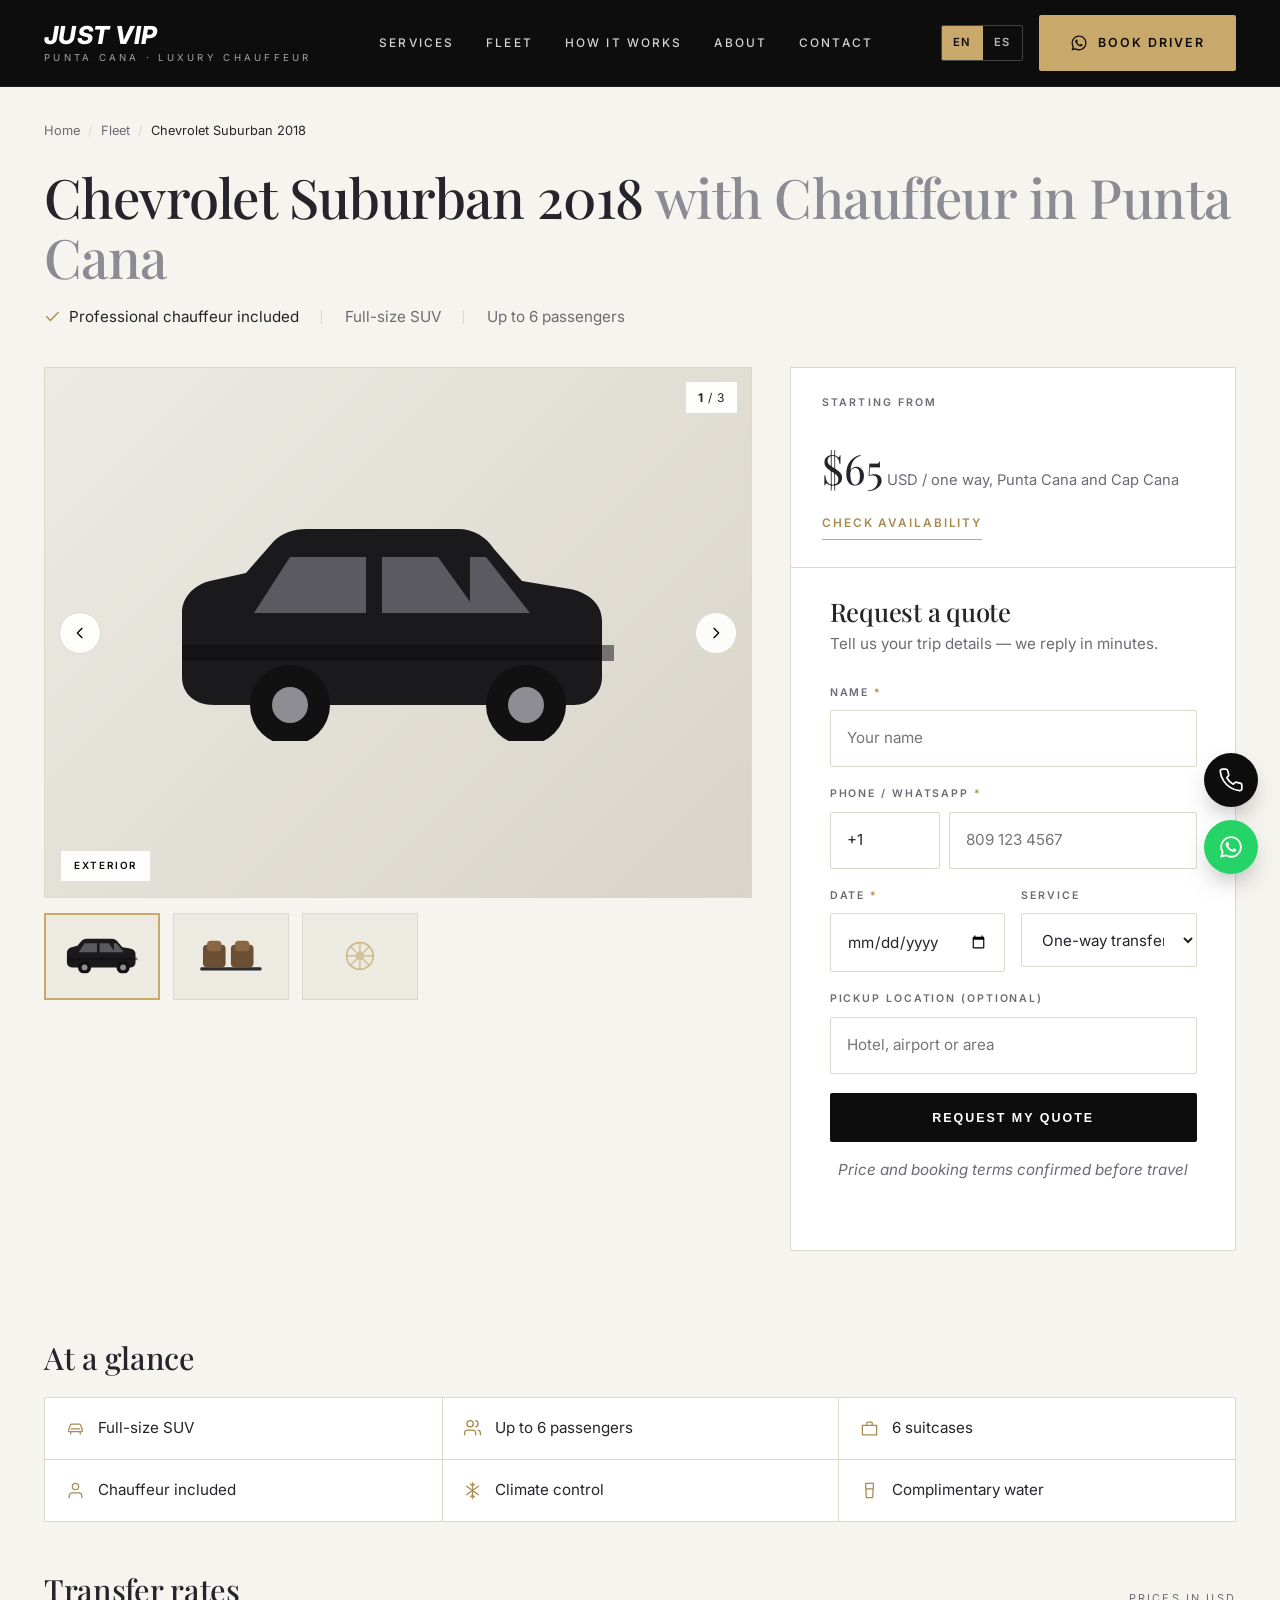
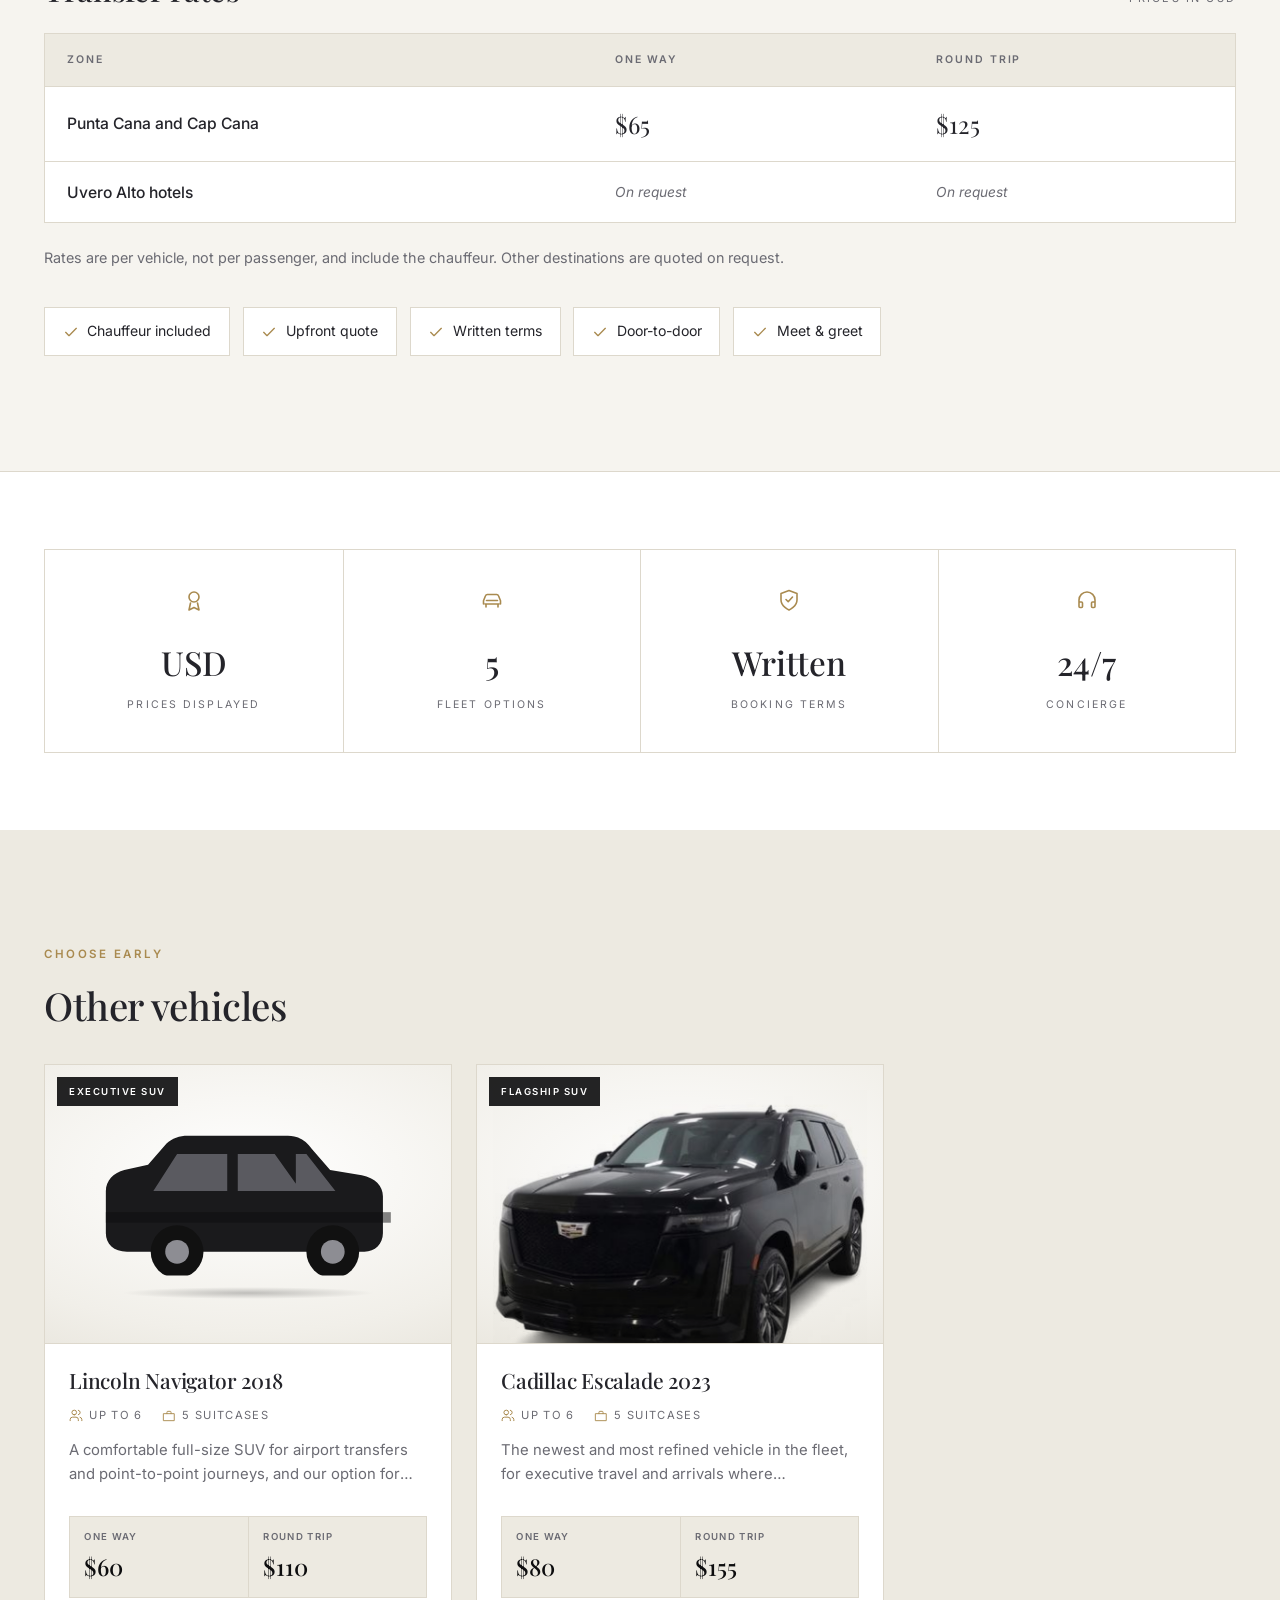
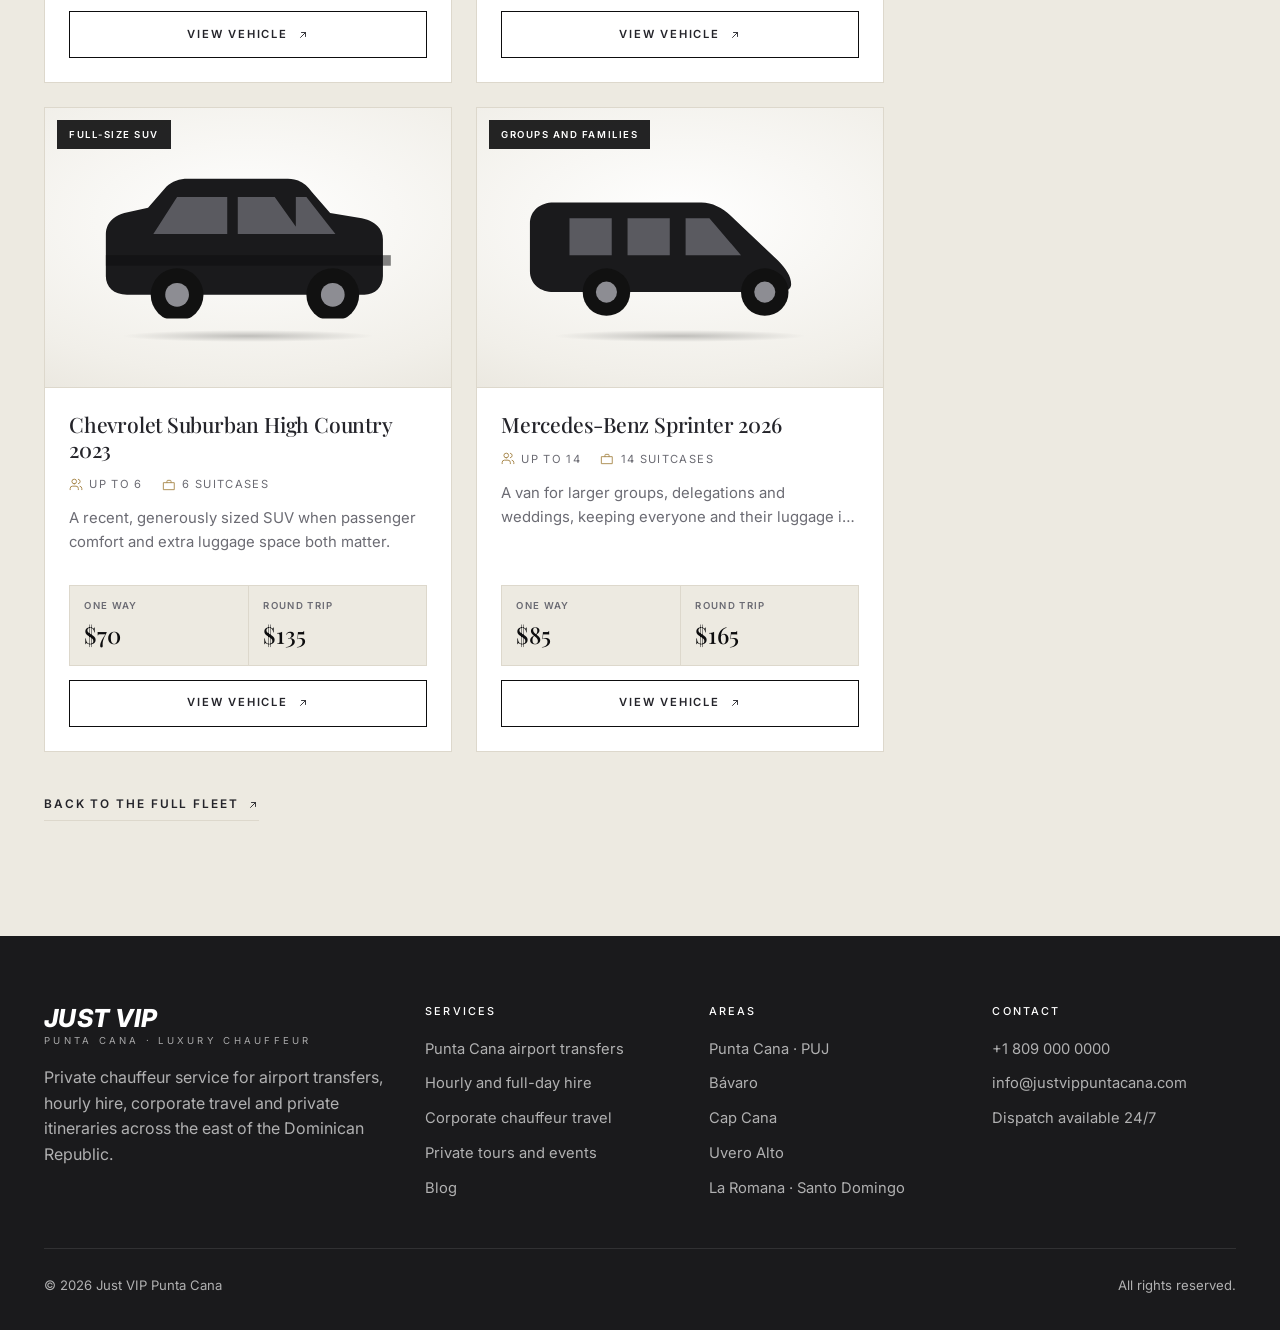
<file: fleet/chevrolet-suburban-2018.html>
<!DOCTYPE html>
<html lang="en">
<head>
<meta charset="utf-8">
<meta name="viewport" content="width=device-width, initial-scale=1">
<title>Chevrolet Suburban 2018 with Chauffeur in Punta Cana | Just VIP Punta Cana</title>
<meta name="description" content="Book the Chevrolet Suburban 2018 with a professional chauffeur in Punta Cana. Private airport transfers from $65 USD one way in Punta Cana and Cap Cana, round trips, written terms and 24/7 dispatch.">
<link rel="canonical" href="https://justvippuntacana.com/fleet/chevrolet-suburban-2018.html">
<link rel="preconnect" href="https://fonts.googleapis.com">
<link rel="preconnect" href="https://fonts.gstatic.com" crossorigin>
<link href="https://fonts.googleapis.com/css2?family=Inter:wght@400;500;600;700;800&family=Playfair+Display:ital,wght@0,400;0,500;1,400;1,500&display=swap" rel="stylesheet">
<link rel="stylesheet" href="../assets/css/styles.css">
<link rel="icon" href="data:image/svg+xml,<svg xmlns='http://www.w3.org/2000/svg' viewBox='0 0 100 100'><rect width='100' height='100' fill='%230d0d0e'/><text x='50' y='68' font-size='54' font-family='Georgia' font-style='italic' fill='%23c8a86b' text-anchor='middle'>V</text></svg>">
</head>
<body data-veh-key="fleet.c4.name">

<svg width="0" height="0" style="position:absolute" aria-hidden="true">
  <defs>
    <symbol id="i-wa" viewBox="0 0 24 24"><path fill="currentColor" d="M12.04 2C6.58 2 2.13 6.45 2.13 11.91c0 1.75.46 3.45 1.32 4.95L2 22l5.25-1.38a9.87 9.87 0 0 0 4.79 1.22h.01c5.46 0 9.91-4.45 9.91-9.91C21.96 6.45 17.5 2 12.04 2Zm0 18.15h-.01a8.2 8.2 0 0 1-4.19-1.15l-.3-.18-3.12.82.83-3.04-.2-.31a8.2 8.2 0 0 1-1.26-4.38c0-4.54 3.7-8.23 8.25-8.23 2.2 0 4.27.86 5.83 2.42a8.19 8.19 0 0 1 2.41 5.82c0 4.54-3.7 8.23-8.24 8.23Zm4.52-6.16c-.25-.13-1.47-.72-1.69-.81-.23-.08-.39-.12-.56.13-.16.24-.64.8-.79.97-.14.16-.29.18-.54.06-.25-.13-1.05-.39-2-1.23-.74-.66-1.24-1.47-1.38-1.72-.15-.25-.02-.38.11-.5.11-.11.25-.29.37-.43.13-.15.17-.25.25-.41.08-.17.04-.31-.02-.43-.06-.13-.56-1.35-.77-1.84-.2-.48-.4-.42-.55-.43h-.47c-.16 0-.43.06-.65.31-.22.25-.85.84-.85 2.04 0 1.2.87 2.36.99 2.52.12.17 1.71 2.61 4.14 3.66.58.25 1.03.4 1.38.51.58.19 1.11.16 1.53.1.47-.07 1.47-.6 1.67-1.18.21-.58.21-1.07.15-1.18-.06-.1-.23-.16-.48-.29Z"/></symbol>
    <symbol id="i-phone" viewBox="0 0 24 24"><path fill="none" stroke="currentColor" stroke-width="1.6" stroke-linecap="round" stroke-linejoin="round" d="M22 16.9v3a2 2 0 0 1-2.2 2 19.8 19.8 0 0 1-8.6-3.1 19.5 19.5 0 0 1-6-6A19.8 19.8 0 0 1 2.1 4.2 2 2 0 0 1 4.1 2h3a2 2 0 0 1 2 1.7c.1 1 .4 1.9.7 2.8a2 2 0 0 1-.5 2.1L8.1 9.9a16 16 0 0 0 6 6l1.3-1.3a2 2 0 0 1 2.1-.4c.9.3 1.8.6 2.8.7a2 2 0 0 1 1.7 2Z"/></symbol>
    <symbol id="i-check" viewBox="0 0 24 24"><path fill="none" stroke="currentColor" stroke-width="2" stroke-linecap="round" stroke-linejoin="round" d="m4 12.5 5 5L20 6.5"/></symbol>
    <symbol id="i-users" viewBox="0 0 24 24"><path fill="none" stroke="currentColor" stroke-width="1.7" stroke-linecap="round" stroke-linejoin="round" d="M16 20v-2a4 4 0 0 0-4-4H6a4 4 0 0 0-4 4v2M9 10a4 4 0 1 0 0-8 4 4 0 0 0 0 8Zm13 10v-2a4 4 0 0 0-3-3.9M16 2.1a4 4 0 0 1 0 7.8"/></symbol>
    <symbol id="i-bag" viewBox="0 0 24 24"><path fill="none" stroke="currentColor" stroke-width="1.7" stroke-linecap="round" stroke-linejoin="round" d="M3 7h18v14H3zM8 7V4h8v3M3 12h18"/></symbol>
    <symbol id="i-plane" viewBox="0 0 24 24"><path fill="none" stroke="currentColor" stroke-width="1.6" stroke-linecap="round" stroke-linejoin="round" d="M21 15.5 13.5 12V5.3a1.8 1.8 0 0 0-3.6 0V12L2.4 15.5v2.2l7.5-2.2v4.1l-2.2 1.5v1.4l3.9-1.1 3.9 1.1v-1.4l-2.2-1.5v-4.1l7.7 2.2z"/></symbol>
    <symbol id="i-clock" viewBox="0 0 24 24"><path fill="none" stroke="currentColor" stroke-width="1.6" stroke-linecap="round" stroke-linejoin="round" d="M12 21a9 9 0 1 0 0-18 9 9 0 0 0 0 18Zm0-13.5V12l3.5 2"/></symbol>
    <symbol id="i-case" viewBox="0 0 24 24"><path fill="none" stroke="currentColor" stroke-width="1.6" stroke-linecap="round" stroke-linejoin="round" d="M3 8h18v12H3zM8.5 8V5.5A1.5 1.5 0 0 1 10 4h4a1.5 1.5 0 0 1 1.5 1.5V8"/></symbol>
    <symbol id="i-palm" viewBox="0 0 24 24"><path fill="none" stroke="currentColor" stroke-width="1.6" stroke-linecap="round" stroke-linejoin="round" d="M12 8v13M12 8c0-2.5 2.5-4.5 6-4M12 8c0-2.5-2.5-4.5-6-4M12 8c2.5-1.5 5.5-1 7 1M12 8c-2.5-1.5-5.5-1-7 1M12 8a2 2 0 1 0 0-4 2 2 0 0 0 0 4Z"/></symbol>
    <symbol id="i-pin" viewBox="0 0 24 24"><path fill="none" stroke="currentColor" stroke-width="1.6" stroke-linecap="round" stroke-linejoin="round" d="M12 22s7-6 7-12a7 7 0 1 0-14 0c0 6 7 12 7 12Zm0-9.5a2.5 2.5 0 1 0 0-5 2.5 2.5 0 0 0 0 5Z"/></symbol>
    <symbol id="i-car" viewBox="0 0 24 24"><path fill="none" stroke="currentColor" stroke-width="1.6" stroke-linecap="round" stroke-linejoin="round" d="M5 16h14M3.5 16v-3.2l2-5A2 2 0 0 1 7.4 6.5h9.2a2 2 0 0 1 1.9 1.3l2 5V16M6 19v-3m12 3v-3M6.5 12.5h11"/></symbol>
    <symbol id="i-shield" viewBox="0 0 24 24"><path fill="none" stroke="currentColor" stroke-width="1.6" stroke-linecap="round" stroke-linejoin="round" d="M12 22s8-3.5 8-10V5.5L12 2.5 4 5.5V12c0 6.5 8 10 8 10Zm-3-10.5 2.2 2.2L15.5 9"/></symbol>
    <symbol id="i-mail" viewBox="0 0 24 24"><path fill="none" stroke="currentColor" stroke-width="1.6" stroke-linecap="round" stroke-linejoin="round" d="M3 6h18v12H3zM3 7l9 6 9-6"/></symbol>
    <symbol id="i-arrow" viewBox="0 0 24 24"><path fill="none" stroke="currentColor" stroke-width="1.8" stroke-linecap="round" stroke-linejoin="round" d="M7 17 17 7M9 7h8v8"/></symbol>
    <symbol id="i-sedan" viewBox="0 0 120 54"><path fill="#1a1a1c" d="M8 40c-3 0-5-2-5-5v-5c0-3 2-5 5-6l16-4 12-9c3-2 6-3 9-3h22c4 0 7 1 10 4l10 8 18 5c3 1 5 3 5 6v4c0 3-2 5-5 5H8Z"/><path fill="#5a5a60" d="M40 16h18v10H33l7-10Zm22 0h12l9 10H62V16Z"/><circle cx="32" cy="40" r="9" fill="#111"/><circle cx="32" cy="40" r="4" fill="#8d8d93"/><circle cx="90" cy="40" r="9" fill="#111"/><circle cx="90" cy="40" r="4" fill="#8d8d93"/></symbol>
    <symbol id="i-suv" viewBox="0 0 120 54"><path fill="#1a1a1c" d="M14 45c-5 0-8-3-8-7V22c0-4 3-7 7-8l9-2 7-8c2-2 5-3 8-3h38c4 0 7 2 9 5l7 8 12 2c5 1 8 4 8 8v14c0 4-3 7-7 7H14Z"/><path fill="#5a5a60" d="M33 8h19v14H24l9-14Zm23 0h14l10 14H56V8Zm22 0h4l11 14H78V8Z"/><rect x="6" y="30" width="108" height="4" fill="#0d0d0e" opacity=".5"/><circle cx="33" cy="45" r="10" fill="#111"/><circle cx="33" cy="45" r="4.5" fill="#8d8d93"/><circle cx="92" cy="45" r="10" fill="#111"/><circle cx="92" cy="45" r="4.5" fill="#8d8d93"/></symbol>
    <symbol id="i-van" viewBox="0 0 120 54"><path fill="#1a1a1c" d="M12 44c-5 0-9-3-9-8V18c0-5 4-8 9-8h56c4 0 8 2 11 5l18 17c3 3 5 6 5 9 0 2-2 3-5 3H12Z"/><path fill="#5a5a60" d="M18 16h16v14H18V16Zm22 0h16v14H40V16Zm22 0h9l12 14H62V16Z"/><circle cx="32" cy="44" r="9" fill="#111"/><circle cx="32" cy="44" r="4" fill="#8d8d93"/><circle cx="92" cy="44" r="9" fill="#111"/><circle cx="92" cy="44" r="4" fill="#8d8d93"/></symbol>
    <symbol id="i-user" viewBox="0 0 24 24"><path fill="none" stroke="currentColor" stroke-width="1.6" stroke-linecap="round" stroke-linejoin="round" d="M20 21v-2a4 4 0 0 0-4-4H8a4 4 0 0 0-4 4v2M12 11a4 4 0 1 0 0-8 4 4 0 0 0 0 8Z"/></symbol>
    <symbol id="i-snow" viewBox="0 0 24 24"><path fill="none" stroke="currentColor" stroke-width="1.6" stroke-linecap="round" stroke-linejoin="round" d="M12 2v20M4.5 6.5l15 11M19.5 6.5l-15 11M12 6l-2.5-2M12 6l2.5-2M12 18l-2.5 2M12 18l2.5 2"/></symbol>
    <symbol id="i-drink" viewBox="0 0 24 24"><path fill="none" stroke="currentColor" stroke-width="1.6" stroke-linecap="round" stroke-linejoin="round" d="M7 3h10l-1 18H8L7 3Zm.4 7h9.2"/></symbol>
    <symbol id="i-award" viewBox="0 0 24 24"><path fill="none" stroke="currentColor" stroke-width="1.6" stroke-linecap="round" stroke-linejoin="round" d="M12 14a5 5 0 1 0 0-10 5 5 0 0 0 0 10Zm-3.5 1L7 22l5-2.5L17 22l-1.5-7"/></symbol>
    <symbol id="i-headset" viewBox="0 0 24 24"><path fill="none" stroke="currentColor" stroke-width="1.6" stroke-linecap="round" stroke-linejoin="round" d="M4 15v-3a8 8 0 1 1 16 0v3M4 14h2.5a1 1 0 0 1 1 1v3.5a1 1 0 0 1-1 1H5a1 1 0 0 1-1-1V14Zm16 0h-2.5a1 1 0 0 0-1 1v3.5a1 1 0 0 0 1 1H19a1 1 0 0 0 1-1V14Z"/></symbol>
    <symbol id="i-chev" viewBox="0 0 24 24"><path fill="none" stroke="currentColor" stroke-width="2" stroke-linecap="round" stroke-linejoin="round" d="m15 5-7 7 7 7"/></symbol>
    <symbol id="i-seat" viewBox="0 0 120 54"><rect x="18" y="10" width="34" height="34" rx="6" fill="#6b4f34"/><rect x="24" y="4" width="22" height="16" rx="6" fill="#8a6743"/><rect x="60" y="10" width="34" height="34" rx="6" fill="#6b4f34"/><rect x="66" y="4" width="22" height="16" rx="6" fill="#8a6743"/><rect x="14" y="44" width="92" height="5" rx="2" fill="#2c2c30"/></symbol>
    <symbol id="i-detail" viewBox="0 0 120 54"><circle cx="60" cy="27" r="20" fill="none" stroke="rgba(200,168,107,.75)" stroke-width="2.5"/><circle cx="60" cy="27" r="7" fill="rgba(200,168,107,.6)"/><path d="M60 7v12M60 35v12M40 27h12M68 27h12M46 13l8 8M74 41l-8-8M46 41l8-8M74 13l-8 8" stroke="rgba(200,168,107,.6)" stroke-width="2.5" stroke-linecap="round"/></symbol>
    <symbol id="i-palms-art" viewBox="0 0 400 300">
      <g fill="none" stroke="rgba(200,168,107,.45)" stroke-width="2.5" stroke-linecap="round">
        <path d="M150 300V120M150 120c-14-34-58-46-92-34M150 120c-30-24-74-16-96 12M150 120c14-38 58-52 94-38M150 120c32-26 78-18 100 12"/>
        <path d="M262 300V165M262 165c-10-25-42-34-68-25M262 165c10-28 42-38 70-28M262 165c-22-18-54-12-70 9M262 165c24-20 58-14 74 8"/>
      </g>
      <circle cx="150" cy="112" r="7" fill="rgba(200,168,107,.5)"/>
      <circle cx="262" cy="158" r="5.5" fill="rgba(200,168,107,.5)"/>
      <path d="M0 300h400" stroke="rgba(200,168,107,.25)" stroke-width="2"/>
    </symbol>
  </defs>
</svg>

<header class="site-header">
  <div class="wrap">
    <a class="brand" href="../index.html">
      <strong>JUST VIP</strong>
      <span data-i18n="brand.tagline">Punta Cana · Luxury Chauffeur</span>
    </a>

    <nav class="nav" id="nav">
      <a href="../index.html#services" data-i18n="nav.services">Services</a>
      <a href="../index.html#fleet" data-i18n="nav.fleet">Fleet</a>
      <a href="../index.html#how" data-i18n="nav.how">How it works</a>
      <a href="../index.html#why" data-i18n="nav.why">About</a>
      <a href="#quote" data-i18n="nav.contact">Contact</a>
    </nav>

    <div class="header-actions">
      <div class="lang-switch" role="group" aria-label="Language / Idioma">
        <button type="button" data-lang="en" aria-pressed="true">EN</button>
        <button type="button" data-lang="es" aria-pressed="false">ES</button>
      </div>
      <a class="btn btn--gold" data-wa href="#quote">
        <svg aria-hidden="true"><use href="#i-wa"></use></svg>
        <span data-i18n="cta.book">Book driver</span>
      </a>
      <button class="nav-toggle" type="button" aria-label="Menu" aria-expanded="false">
        <span></span><span></span><span></span>
      </button>
    </div>
  </div>
</header>

<main class="page">
  <div class="wrap">
    <nav class="breadcrumb" aria-label="Breadcrumb">
      <a href="../index.html" data-i18n="veh.home">Home</a>
      <span class="sep">/</span>
      <a href="../index.html#fleet" data-i18n="veh.fleet">Fleet</a>
      <span class="sep">/</span>
      <span aria-current="page" data-i18n="fleet.c4.name">Chevrolet Suburban 2018</span>
    </nav>

    <div class="veh-head">
      <h1><span data-i18n="fleet.c4.name">Chevrolet Suburban 2018</span> <span class="muted" data-i18n="veh.h1suffix">with Chauffeur in Punta Cana</span></h1>
      <div class="veh-facts">
        <span class="ok"><svg aria-hidden="true"><use href="#i-check"></use></svg><span data-i18n="veh.included">Professional chauffeur included</span></span>
        <span class="sep"></span>
        <span data-i18n="veh.cls.suv"></span>
        <span class="sep"></span>
        <span><span data-i18n="fleet.c4.pax"></span> <span data-i18n="veh.paxSuffix">passengers</span></span>
      </div>
    </div>

    <div class="veh-layout">
      <!-- gallery -->
      <div class="gallery" id="gallery">
        <div class="gallery-stage">
          <span class="gallery-count"><b data-gallery-current>1</b> / 3</span>
          <button class="gallery-nav gallery-nav--prev" type="button" data-gallery-prev aria-label="Previous image">
            <svg aria-hidden="true"><use href="#i-chev"></use></svg>
          </button>
          <button class="gallery-nav gallery-nav--next" type="button" data-gallery-next aria-label="Next image">
            <svg aria-hidden="true"><use href="#i-chev"></use></svg>
          </button>
          <div class="slide slide--a" data-active="true">
            <svg viewBox="0 0 120 54" aria-hidden="true"><use href="#i-suv"></use></svg>
            <span class="slide-label" data-i18n="veh.g1">Exterior</span>
          </div>
          <div class="slide slide--b">
            <svg viewBox="0 0 120 54" aria-hidden="true"><use href="#i-seat"></use></svg>
            <span class="slide-label" data-i18n="veh.g2">Interior</span>
          </div>
          <div class="slide slide--c">
            <svg viewBox="0 0 120 54" aria-hidden="true"><use href="#i-detail"></use></svg>
            <span class="slide-label" data-i18n="veh.g3">Detail</span>
          </div>
        </div>
        <div class="thumbs">
          <button class="thumb slide--a" type="button" data-gallery-thumb="0" aria-current="true" aria-label="Exterior">
            <svg viewBox="0 0 120 54" aria-hidden="true"><use href="#i-suv"></use></svg>
          </button>
          <button class="thumb slide--b" type="button" data-gallery-thumb="1" aria-label="Interior">
            <svg viewBox="0 0 120 54" aria-hidden="true"><use href="#i-seat"></use></svg>
          </button>
          <button class="thumb slide--c" type="button" data-gallery-thumb="2" aria-label="Detail">
            <svg viewBox="0 0 120 54" aria-hidden="true"><use href="#i-detail"></use></svg>
          </button>
        </div>
      </div>

      <!-- booking card -->
      <div class="booking-card" id="quote">
        <div class="booking-price">
          <span class="label" data-i18n="veh.startingFrom">Starting from</span>
          <span><span class="amount">$65</span> <span class="unit" data-i18n="veh.perTransfer">USD / one way in Punta Cana</span></span>
          <a class="link-arrow" data-wa href="#quote-form"><span data-i18n="cta.check">Check availability</span></a>
        </div>

        <form class="form-card" id="quote-form" novalidate>
          <h3 data-i18n="form.title">Request a quote</h3>
          <p data-i18n="form.sub">Tell us your trip details — we reply in minutes.</p>

          <div class="field">
            <label for="f-name"><span data-i18n="form.name">Name</span> <span class="req">*</span></label>
            <input id="f-name" name="name" type="text" required data-i18n-placeholder="form.namePh" placeholder="Your name">
          </div>

          <div class="field">
            <label for="f-phone"><span data-i18n="form.phone">Phone / WhatsApp</span> <span class="req">*</span></label>
            <div class="phone-row">
              <input id="f-code" name="code" type="text" value="+1" aria-label="Country code">
              <input id="f-phone" name="phone" type="tel" required placeholder="809 123 4567">
            </div>
          </div>

          <div class="field field-row">
            <div>
              <label for="f-date"><span data-i18n="form.date">Date</span> <span class="req">*</span></label>
              <input id="f-date" name="date" type="date" required>
            </div>
            <div>
              <label for="f-package" data-i18n="form.package">Service</label>
              <select id="f-package" name="package">
                <option data-i18n="form.pkg1">Airport transfer (PUJ)</option>
                <option data-i18n="form.pkg2">Hourly hire (3 / 5 / 8 h)</option>
                <option data-i18n="form.pkg3">Corporate travel</option>
                <option data-i18n="form.pkg4">Private tour or event</option>
              </select>
            </div>
          </div>

          <div class="field">
            <label for="f-pickup"><span data-i18n="form.pickup">Pickup location</span> <span data-i18n="form.optional">(optional)</span></label>
            <input id="f-pickup" name="pickup" type="text" data-i18n-placeholder="form.pickupPh" placeholder="Hotel, airport or area">
          </div>

          <button class="btn btn--dark" type="submit" data-i18n="form.submit">Request my quote</button>
          <p class="form-note" data-i18n="form.disclaimer">Price and booking terms confirmed before travel</p>
          <p class="form-status" id="form-status" role="status" aria-live="polite"></p>
        </form>
      </div>
    </div>
  </div>

  <!-- at a glance + packages -->
  <section class="section" style="padding-top:0">
    <div class="wrap">
      <h2 style="font-size:clamp(1.5rem,2.4vw,2rem);margin-bottom:1.4rem" data-i18n="veh.glance">At a glance</h2>
      <div class="glance-grid">
        <div><svg aria-hidden="true"><use href="#i-car"></use></svg><span data-i18n="veh.cls.suv"></span></div>
        <div><svg aria-hidden="true"><use href="#i-users"></use></svg><span><span data-i18n="fleet.c4.pax"></span> <span data-i18n="veh.paxSuffix">passengers</span></span></div>
        <div><svg aria-hidden="true"><use href="#i-case"></use></svg><span data-i18n="fleet.c4.bags"></span></div>
        <div><svg aria-hidden="true"><use href="#i-user"></use></svg><span data-i18n="veh.gl.chauffeur">Chauffeur included</span></div>
        <div><svg aria-hidden="true"><use href="#i-snow"></use></svg><span data-i18n="veh.gl.climate">Climate control</span></div>
        <div><svg aria-hidden="true"><use href="#i-drink"></use></svg><span data-i18n="veh.gl.water">Complimentary water</span></div>
      </div>

      <div style="margin-top:3.2rem">
        <div class="pkg-head">
          <h2 style="font-size:clamp(1.5rem,2.4vw,2rem)" data-i18n="veh.rates">Transfer rates</h2>
          <span data-i18n="veh.pricesIn">Prices in USD</span>
        </div>
        <table class="rate-table">
          <thead>
            <tr>
              <th scope="col" data-i18n="veh.zone">Zone</th>
              <th scope="col" data-i18n="veh.oneWay">One way</th>
              <th scope="col" data-i18n="veh.roundTrip">Round trip</th>
            </tr>
          </thead>
          <tbody>
          <tr>
            <th scope="row" data-i18n="veh.zonePC"></th>
            <td><span class="rate">$65</span></td>
            <td><span class="rate">$125</span></td>
          </tr>
          <tr>
            <th scope="row" data-i18n="veh.zoneUA"></th>
            <td><span class="rate rate--ask" data-i18n="veh.onRequest">On request</span></td>
            <td><span class="rate rate--ask" data-i18n="veh.onRequest">On request</span></td>
          </tr>
          </tbody>
        </table>
        <p class="pkg-note" data-i18n="veh.rateNote">Rates are per vehicle, not per passenger, and include the chauffeur. Other destinations are quoted on request.</p>

        <div class="chips">
          <span class="chip"><svg aria-hidden="true"><use href="#i-check"></use></svg><span data-i18n="veh.chip1">Chauffeur included</span></span>
          <span class="chip"><svg aria-hidden="true"><use href="#i-check"></use></svg><span data-i18n="veh.chip2">Upfront quote</span></span>
          <span class="chip"><svg aria-hidden="true"><use href="#i-check"></use></svg><span data-i18n="veh.chip3">Written terms</span></span>
          <span class="chip"><svg aria-hidden="true"><use href="#i-check"></use></svg><span data-i18n="veh.chip4">Door-to-door</span></span>
          <span class="chip"><svg aria-hidden="true"><use href="#i-check"></use></svg><span data-i18n="veh.chip5">Meet &amp; greet</span></span>
        </div>
      </div>
    </div>
  </section>

  <!-- trust band -->
  <section class="trust">
    <div class="wrap">
      <div class="trust-grid">
        <div><svg aria-hidden="true"><use href="#i-award"></use></svg><b>USD</b><span data-i18n="veh.t1">Prices displayed</span></div>
        <div><svg aria-hidden="true"><use href="#i-car"></use></svg><b data-i18n="veh.t2v">3</b><span data-i18n="veh.t2">Fleet options</span></div>
        <div><svg aria-hidden="true"><use href="#i-shield"></use></svg><b data-i18n="veh.t3v">Written</b><span data-i18n="veh.t3">Booking terms</span></div>
        <div><svg aria-hidden="true"><use href="#i-headset"></use></svg><b>24/7</b><span data-i18n="veh.t4">Concierge</span></div>
      </div>
    </div>
  </section>

  <!-- other vehicles -->
  <section class="section section--tint">
    <div class="wrap">
      <p class="eyebrow" data-i18n="fleet.eyebrow">Choose early</p>
      <h2 style="font-size:clamp(1.7rem,3vw,2.4rem);margin-bottom:2.4rem" data-i18n="veh.otherTitle">Other vehicles</h2>
      <div class="fleet-grid fleet-grid--two">
        <article class="card reveal" data-seats="6">
          <a class="card-link" href="lincoln-navigator-2018.html">
            <div class="card-media">
              <span class="badge" data-i18n="fleet.c1.badge"></span>
              <svg class="veh" viewBox="0 0 120 54" aria-hidden="true"><use href="#i-suv"></use></svg>
            </div>
            <div class="card-body">
              <h3 data-i18n="fleet.c1.name">Lincoln Navigator 2018</h3>
              <div class="specs">
                <span><svg aria-hidden="true"><use href="#i-users"></use></svg><span data-i18n="fleet.c1.pax"></span></span>
                <span><svg aria-hidden="true"><use href="#i-case"></use></svg><span data-i18n="fleet.c1.bags"></span></span>
              </div>
              <p class="card-text" data-i18n="fleet.c1.text"></p>
              <div class="card-rates">
                <div>
                  <span data-i18n="veh.oneWay"></span>
                  <b>$60</b>
                </div>
                <div>
                  <span data-i18n="veh.roundTrip"></span>
                  <b>$110</b>
                </div>
              </div>
              <span class="card-cta">
                <span data-i18n="cta.view"></span>
                <svg aria-hidden="true" width="12" height="12"><use href="#i-arrow"></use></svg>
              </span>
            </div>
          </a>
        </article>
        <article class="card reveal" data-seats="6">
          <a class="card-link" href="cadillac-escalade-2023.html">
            <div class="card-media">
              <span class="badge" data-i18n="fleet.c2.badge"></span>
              <img class="veh-photo" src="../assets/img/fleet/escalade-1-exterior-thumb.jpg" alt="Cadillac Escalade 2023 exterior" loading="lazy" decoding="async">
            </div>
            <div class="card-body">
              <h3 data-i18n="fleet.c2.name">Cadillac Escalade 2023</h3>
              <div class="specs">
                <span><svg aria-hidden="true"><use href="#i-users"></use></svg><span data-i18n="fleet.c2.pax"></span></span>
                <span><svg aria-hidden="true"><use href="#i-case"></use></svg><span data-i18n="fleet.c2.bags"></span></span>
              </div>
              <p class="card-text" data-i18n="fleet.c2.text"></p>
              <div class="card-rates">
                <div>
                  <span data-i18n="veh.oneWay"></span>
                  <b>$80</b>
                </div>
                <div>
                  <span data-i18n="veh.roundTrip"></span>
                  <b>$155</b>
                </div>
              </div>
              <span class="card-cta">
                <span data-i18n="cta.view"></span>
                <svg aria-hidden="true" width="12" height="12"><use href="#i-arrow"></use></svg>
              </span>
            </div>
          </a>
        </article>
        <article class="card reveal" data-seats="6">
          <a class="card-link" href="chevrolet-suburban-high-country-2023.html">
            <div class="card-media">
              <span class="badge" data-i18n="fleet.c3.badge"></span>
              <svg class="veh" viewBox="0 0 120 54" aria-hidden="true"><use href="#i-suv"></use></svg>
            </div>
            <div class="card-body">
              <h3 data-i18n="fleet.c3.name">Chevrolet Suburban High Country 2023</h3>
              <div class="specs">
                <span><svg aria-hidden="true"><use href="#i-users"></use></svg><span data-i18n="fleet.c3.pax"></span></span>
                <span><svg aria-hidden="true"><use href="#i-case"></use></svg><span data-i18n="fleet.c3.bags"></span></span>
              </div>
              <p class="card-text" data-i18n="fleet.c3.text"></p>
              <div class="card-rates">
                <div>
                  <span data-i18n="veh.oneWay"></span>
                  <b>$70</b>
                </div>
                <div>
                  <span data-i18n="veh.roundTrip"></span>
                  <b>$135</b>
                </div>
              </div>
              <span class="card-cta">
                <span data-i18n="cta.view"></span>
                <svg aria-hidden="true" width="12" height="12"><use href="#i-arrow"></use></svg>
              </span>
            </div>
          </a>
        </article>
        <article class="card reveal" data-seats="14">
          <a class="card-link" href="mercedes-benz-sprinter-2026.html">
            <div class="card-media">
              <span class="badge" data-i18n="fleet.c5.badge"></span>
              <svg class="veh" viewBox="0 0 120 54" aria-hidden="true"><use href="#i-van"></use></svg>
            </div>
            <div class="card-body">
              <h3 data-i18n="fleet.c5.name">Mercedes-Benz Sprinter 2026</h3>
              <div class="specs">
                <span><svg aria-hidden="true"><use href="#i-users"></use></svg><span data-i18n="fleet.c5.pax"></span></span>
                <span><svg aria-hidden="true"><use href="#i-case"></use></svg><span data-i18n="fleet.c5.bags"></span></span>
              </div>
              <p class="card-text" data-i18n="fleet.c5.text"></p>
              <div class="card-rates">
                <div>
                  <span data-i18n="veh.oneWay"></span>
                  <b>$85</b>
                </div>
                <div>
                  <span data-i18n="veh.roundTrip"></span>
                  <b>$165</b>
                </div>
              </div>
              <span class="card-cta">
                <span data-i18n="cta.view"></span>
                <svg aria-hidden="true" width="12" height="12"><use href="#i-arrow"></use></svg>
              </span>
            </div>
          </a>
        </article>
      </div>
      <p style="margin-top:2.4rem">
        <a class="link-arrow" href="../index.html#fleet"><span data-i18n="veh.back">Back to the full fleet</span><svg aria-hidden="true" width="12" height="12"><use href="#i-arrow"></use></svg></a>
      </p>
    </div>
  </section>
</main>

<footer class="site-footer">
  <div class="wrap">
    <div class="footer-grid">
      <div>
        <div class="brand">
          <strong>JUST VIP</strong>
          <span data-i18n="brand.tagline">Punta Cana · Luxury Chauffeur</span>
        </div>
        <p data-i18n="footer.blurb"></p>
      </div>
      <div>
        <h4 data-i18n="footer.services">Services</h4>
        <ul>
          <li><a href="../index.html#services" data-i18n="services.s1.title"></a></li>
          <li><a href="../index.html#services" data-i18n="services.s2.title"></a></li>
          <li><a href="../index.html#services" data-i18n="services.s3.title"></a></li>
          <li><a href="../index.html#services" data-i18n="services.s4.title"></a></li>
          <li><a href="../blog/" data-href-es="../es/blog/" data-i18n="footer.blog">Blog</a></li>
        </ul>
      </div>
      <div>
        <h4 data-i18n="footer.areas">Areas</h4>
        <ul>
          <li>Punta Cana · PUJ</li>
          <li>Bávaro</li>
          <li>Cap Cana</li>
          <li>Uvero Alto</li>
          <li>La Romana · Santo Domingo</li>
        </ul>
      </div>
      <div>
        <h4 data-i18n="footer.contact">Contact</h4>
        <ul>
          <li><a data-wa href="#" data-phone>+1 809 000 0000</a></li>
          <li><a href="mailto:info@justvippuntacana.com">info@justvippuntacana.com</a></li>
          <li data-i18n="footer.hours">Dispatch available 24/7</li>
        </ul>
      </div>
    </div>
    <div class="footer-bottom">
      <span>© <span id="year">2026</span> Just VIP Punta Cana</span>
      <span data-i18n="footer.rights">All rights reserved.</span>
    </div>
  </div>
</footer>

<div class="floats">
  <a class="float float--call" data-tel href="#quote" aria-label="Call"><svg aria-hidden="true"><use href="#i-phone"></use></svg></a>
  <a class="float float--wa" data-wa href="#quote" aria-label="WhatsApp"><svg aria-hidden="true"><use href="#i-wa"></use></svg></a>
</div>

<script src="../assets/js/i18n.js"></script>
<script src="../assets/js/main.js"></script>
</body>
</html>
</file>
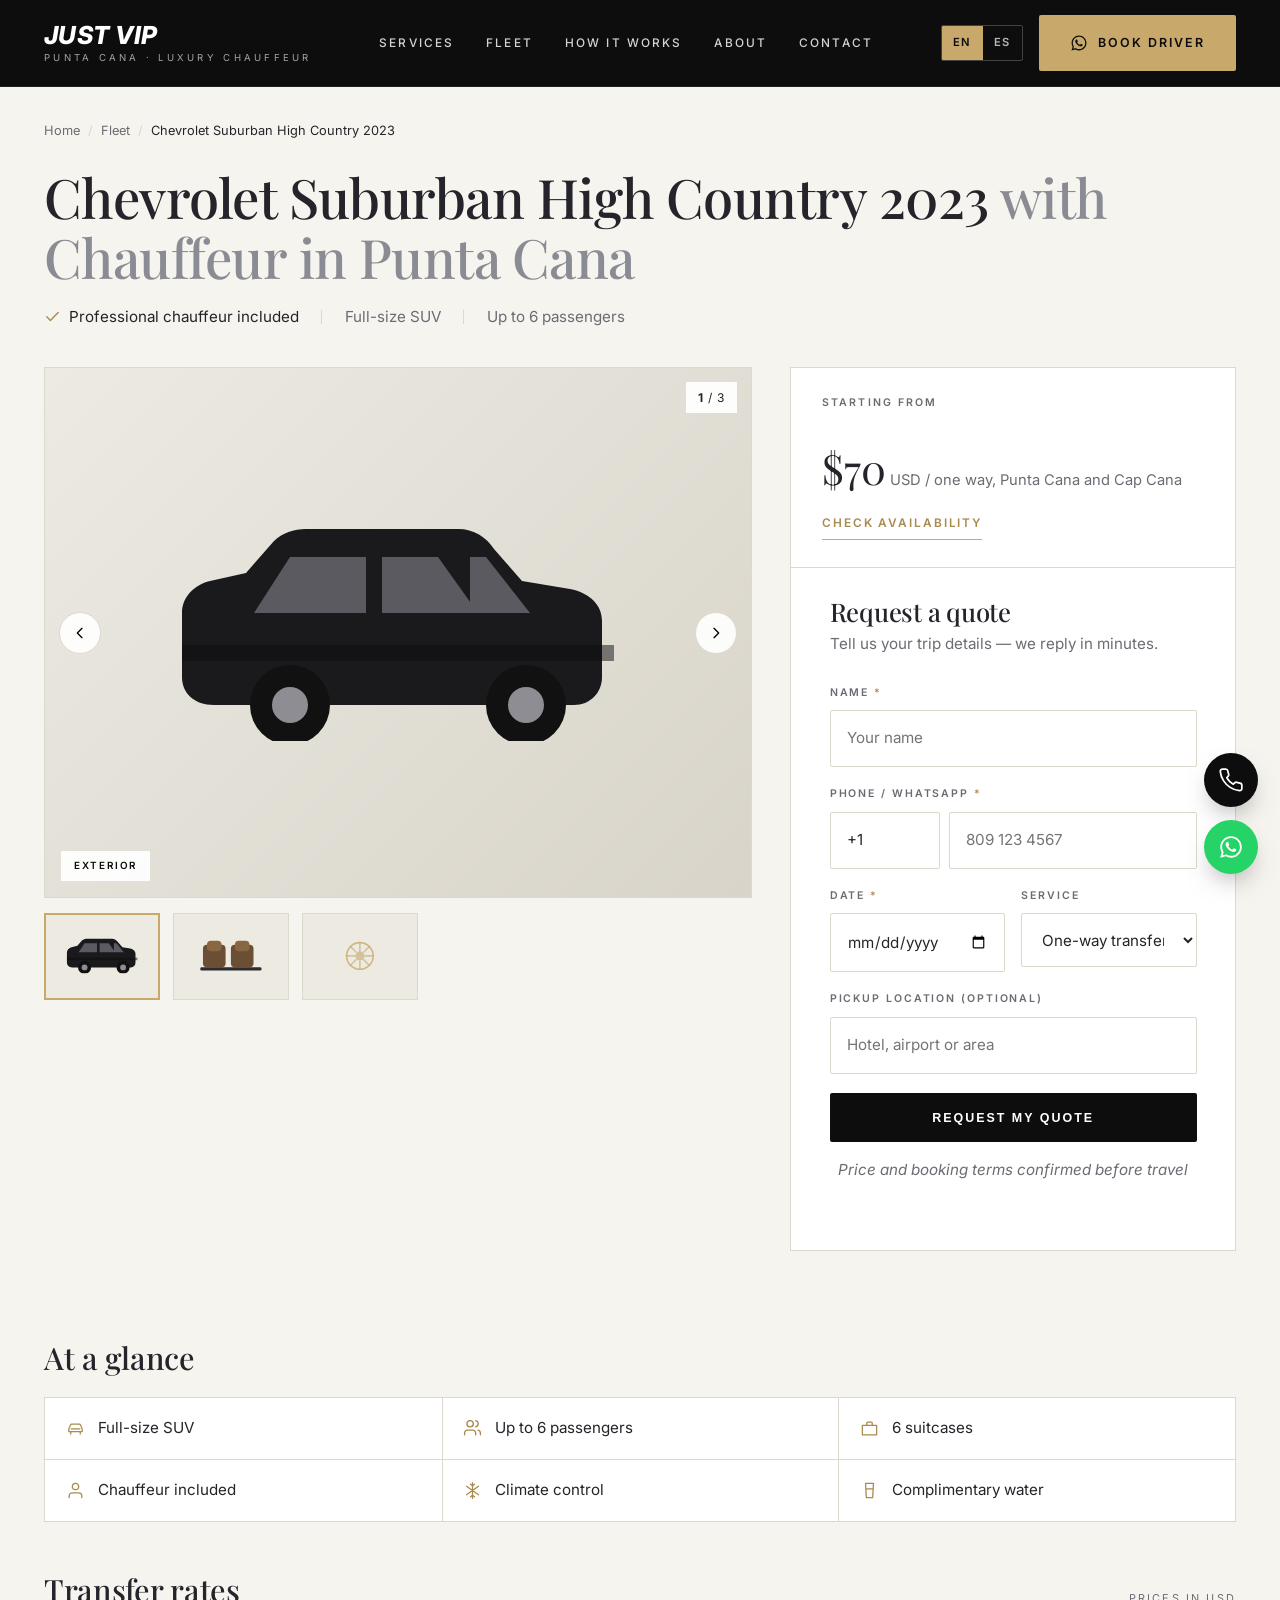
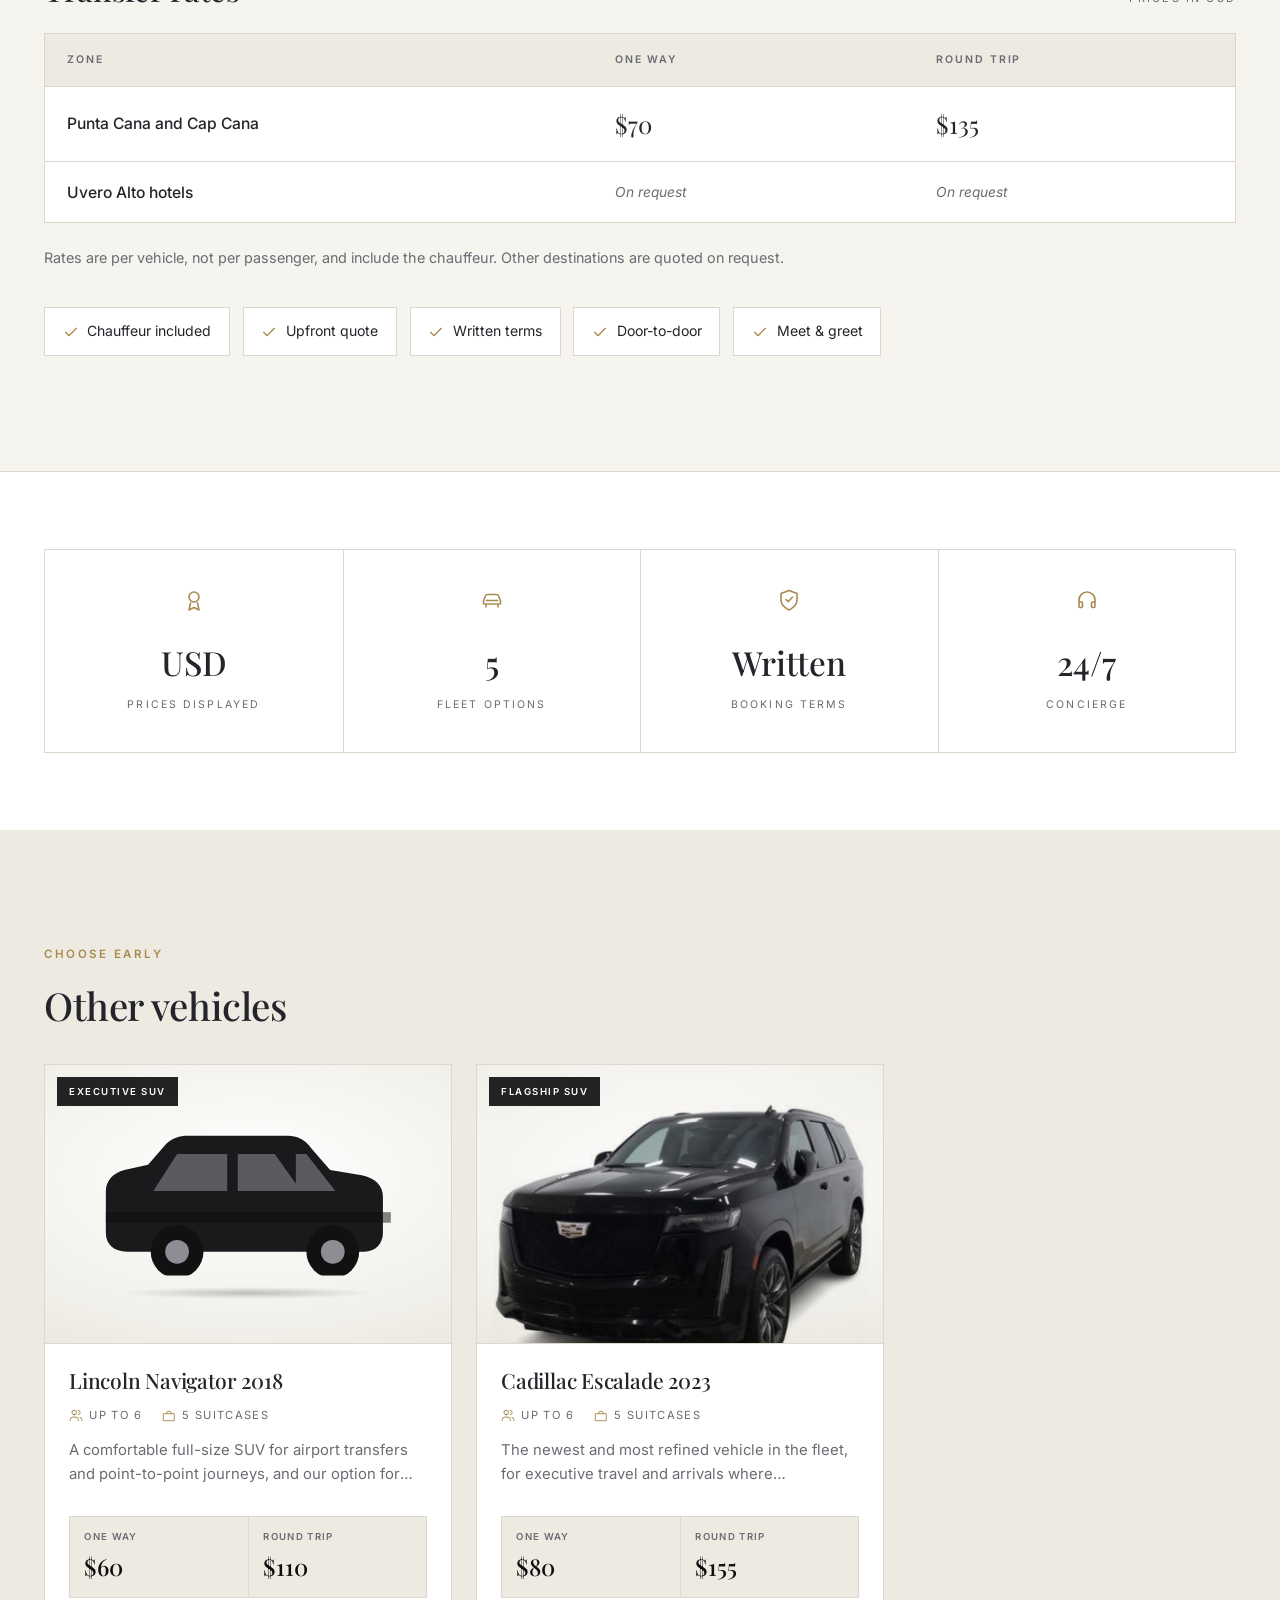
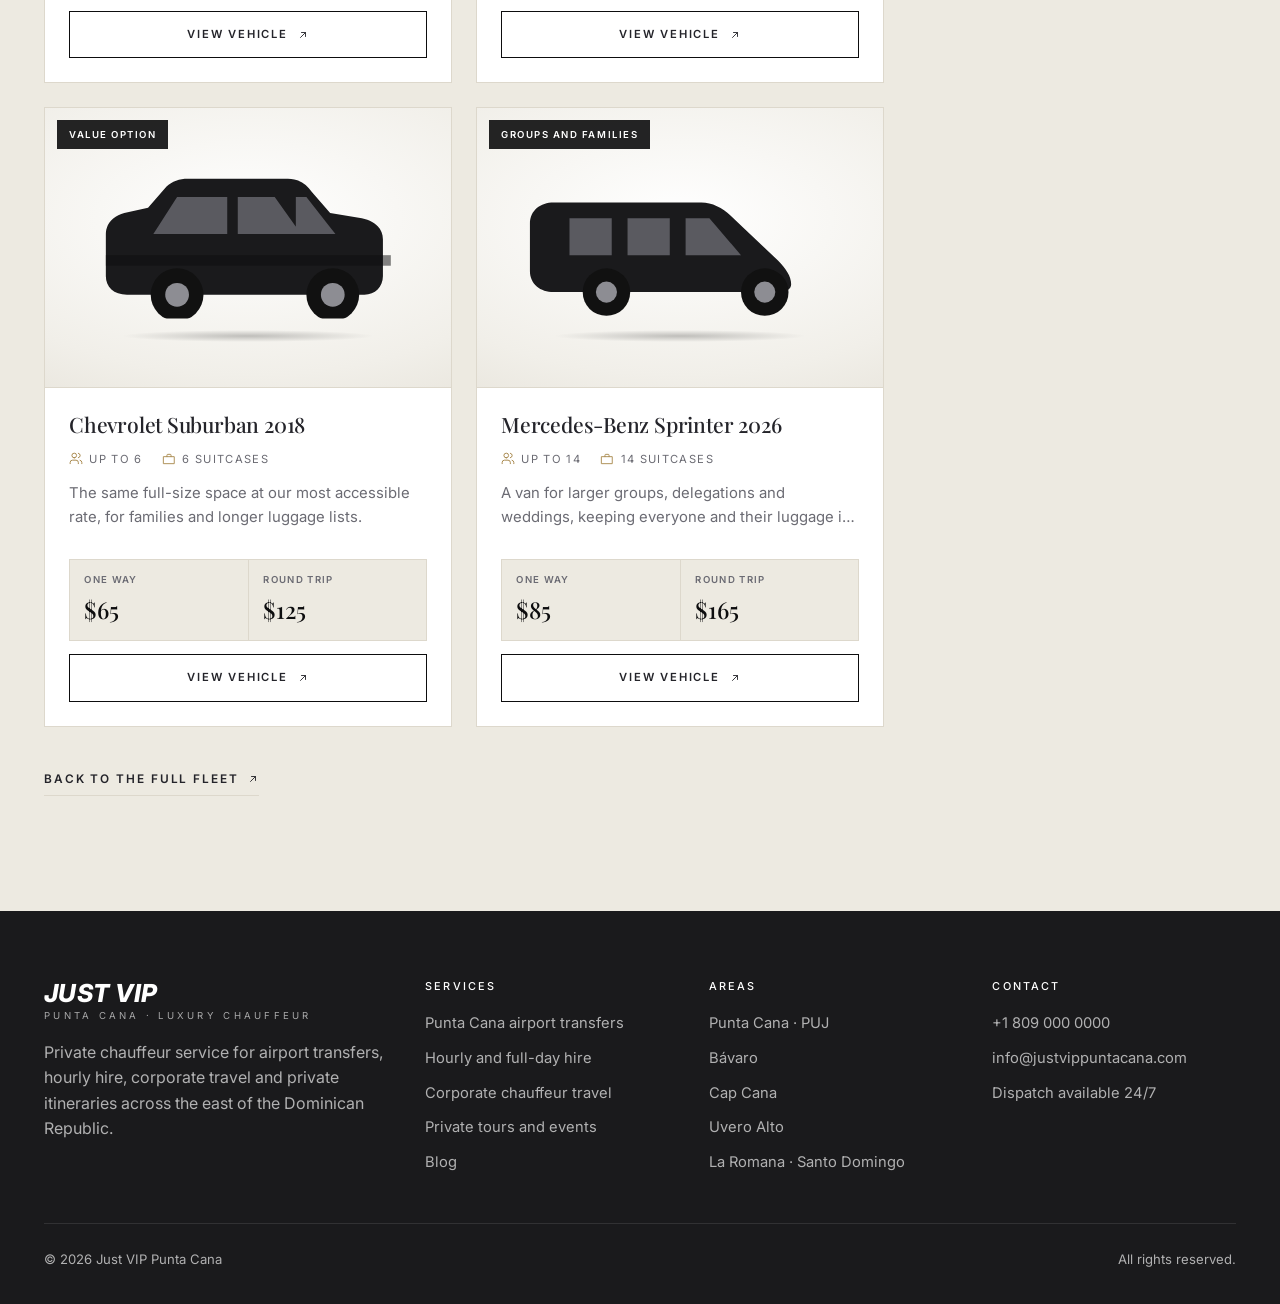
<file: fleet/chevrolet-suburban-high-country-2023.html>
<!DOCTYPE html>
<html lang="en">
<head>
<meta charset="utf-8">
<meta name="viewport" content="width=device-width, initial-scale=1">
<title>Chevrolet Suburban High Country 2023 with Chauffeur in Punta Cana | Just VIP Punta Cana</title>
<meta name="description" content="Book the Chevrolet Suburban High Country 2023 with a professional chauffeur in Punta Cana. Private airport transfers from $70 USD one way in Punta Cana and Cap Cana, round trips, written terms and 24/7 dispatch.">
<link rel="canonical" href="https://justvippuntacana.com/fleet/chevrolet-suburban-high-country-2023.html">
<link rel="preconnect" href="https://fonts.googleapis.com">
<link rel="preconnect" href="https://fonts.gstatic.com" crossorigin>
<link href="https://fonts.googleapis.com/css2?family=Inter:wght@400;500;600;700;800&family=Playfair+Display:ital,wght@0,400;0,500;1,400;1,500&display=swap" rel="stylesheet">
<link rel="stylesheet" href="../assets/css/styles.css">
<link rel="icon" href="data:image/svg+xml,<svg xmlns='http://www.w3.org/2000/svg' viewBox='0 0 100 100'><rect width='100' height='100' fill='%230d0d0e'/><text x='50' y='68' font-size='54' font-family='Georgia' font-style='italic' fill='%23c8a86b' text-anchor='middle'>V</text></svg>">
</head>
<body data-veh-key="fleet.c3.name">

<svg width="0" height="0" style="position:absolute" aria-hidden="true">
  <defs>
    <symbol id="i-wa" viewBox="0 0 24 24"><path fill="currentColor" d="M12.04 2C6.58 2 2.13 6.45 2.13 11.91c0 1.75.46 3.45 1.32 4.95L2 22l5.25-1.38a9.87 9.87 0 0 0 4.79 1.22h.01c5.46 0 9.91-4.45 9.91-9.91C21.96 6.45 17.5 2 12.04 2Zm0 18.15h-.01a8.2 8.2 0 0 1-4.19-1.15l-.3-.18-3.12.82.83-3.04-.2-.31a8.2 8.2 0 0 1-1.26-4.38c0-4.54 3.7-8.23 8.25-8.23 2.2 0 4.27.86 5.83 2.42a8.19 8.19 0 0 1 2.41 5.82c0 4.54-3.7 8.23-8.24 8.23Zm4.52-6.16c-.25-.13-1.47-.72-1.69-.81-.23-.08-.39-.12-.56.13-.16.24-.64.8-.79.97-.14.16-.29.18-.54.06-.25-.13-1.05-.39-2-1.23-.74-.66-1.24-1.47-1.38-1.72-.15-.25-.02-.38.11-.5.11-.11.25-.29.37-.43.13-.15.17-.25.25-.41.08-.17.04-.31-.02-.43-.06-.13-.56-1.35-.77-1.84-.2-.48-.4-.42-.55-.43h-.47c-.16 0-.43.06-.65.31-.22.25-.85.84-.85 2.04 0 1.2.87 2.36.99 2.52.12.17 1.71 2.61 4.14 3.66.58.25 1.03.4 1.38.51.58.19 1.11.16 1.53.1.47-.07 1.47-.6 1.67-1.18.21-.58.21-1.07.15-1.18-.06-.1-.23-.16-.48-.29Z"/></symbol>
    <symbol id="i-phone" viewBox="0 0 24 24"><path fill="none" stroke="currentColor" stroke-width="1.6" stroke-linecap="round" stroke-linejoin="round" d="M22 16.9v3a2 2 0 0 1-2.2 2 19.8 19.8 0 0 1-8.6-3.1 19.5 19.5 0 0 1-6-6A19.8 19.8 0 0 1 2.1 4.2 2 2 0 0 1 4.1 2h3a2 2 0 0 1 2 1.7c.1 1 .4 1.9.7 2.8a2 2 0 0 1-.5 2.1L8.1 9.9a16 16 0 0 0 6 6l1.3-1.3a2 2 0 0 1 2.1-.4c.9.3 1.8.6 2.8.7a2 2 0 0 1 1.7 2Z"/></symbol>
    <symbol id="i-check" viewBox="0 0 24 24"><path fill="none" stroke="currentColor" stroke-width="2" stroke-linecap="round" stroke-linejoin="round" d="m4 12.5 5 5L20 6.5"/></symbol>
    <symbol id="i-users" viewBox="0 0 24 24"><path fill="none" stroke="currentColor" stroke-width="1.7" stroke-linecap="round" stroke-linejoin="round" d="M16 20v-2a4 4 0 0 0-4-4H6a4 4 0 0 0-4 4v2M9 10a4 4 0 1 0 0-8 4 4 0 0 0 0 8Zm13 10v-2a4 4 0 0 0-3-3.9M16 2.1a4 4 0 0 1 0 7.8"/></symbol>
    <symbol id="i-bag" viewBox="0 0 24 24"><path fill="none" stroke="currentColor" stroke-width="1.7" stroke-linecap="round" stroke-linejoin="round" d="M3 7h18v14H3zM8 7V4h8v3M3 12h18"/></symbol>
    <symbol id="i-plane" viewBox="0 0 24 24"><path fill="none" stroke="currentColor" stroke-width="1.6" stroke-linecap="round" stroke-linejoin="round" d="M21 15.5 13.5 12V5.3a1.8 1.8 0 0 0-3.6 0V12L2.4 15.5v2.2l7.5-2.2v4.1l-2.2 1.5v1.4l3.9-1.1 3.9 1.1v-1.4l-2.2-1.5v-4.1l7.7 2.2z"/></symbol>
    <symbol id="i-clock" viewBox="0 0 24 24"><path fill="none" stroke="currentColor" stroke-width="1.6" stroke-linecap="round" stroke-linejoin="round" d="M12 21a9 9 0 1 0 0-18 9 9 0 0 0 0 18Zm0-13.5V12l3.5 2"/></symbol>
    <symbol id="i-case" viewBox="0 0 24 24"><path fill="none" stroke="currentColor" stroke-width="1.6" stroke-linecap="round" stroke-linejoin="round" d="M3 8h18v12H3zM8.5 8V5.5A1.5 1.5 0 0 1 10 4h4a1.5 1.5 0 0 1 1.5 1.5V8"/></symbol>
    <symbol id="i-palm" viewBox="0 0 24 24"><path fill="none" stroke="currentColor" stroke-width="1.6" stroke-linecap="round" stroke-linejoin="round" d="M12 8v13M12 8c0-2.5 2.5-4.5 6-4M12 8c0-2.5-2.5-4.5-6-4M12 8c2.5-1.5 5.5-1 7 1M12 8c-2.5-1.5-5.5-1-7 1M12 8a2 2 0 1 0 0-4 2 2 0 0 0 0 4Z"/></symbol>
    <symbol id="i-pin" viewBox="0 0 24 24"><path fill="none" stroke="currentColor" stroke-width="1.6" stroke-linecap="round" stroke-linejoin="round" d="M12 22s7-6 7-12a7 7 0 1 0-14 0c0 6 7 12 7 12Zm0-9.5a2.5 2.5 0 1 0 0-5 2.5 2.5 0 0 0 0 5Z"/></symbol>
    <symbol id="i-car" viewBox="0 0 24 24"><path fill="none" stroke="currentColor" stroke-width="1.6" stroke-linecap="round" stroke-linejoin="round" d="M5 16h14M3.5 16v-3.2l2-5A2 2 0 0 1 7.4 6.5h9.2a2 2 0 0 1 1.9 1.3l2 5V16M6 19v-3m12 3v-3M6.5 12.5h11"/></symbol>
    <symbol id="i-shield" viewBox="0 0 24 24"><path fill="none" stroke="currentColor" stroke-width="1.6" stroke-linecap="round" stroke-linejoin="round" d="M12 22s8-3.5 8-10V5.5L12 2.5 4 5.5V12c0 6.5 8 10 8 10Zm-3-10.5 2.2 2.2L15.5 9"/></symbol>
    <symbol id="i-mail" viewBox="0 0 24 24"><path fill="none" stroke="currentColor" stroke-width="1.6" stroke-linecap="round" stroke-linejoin="round" d="M3 6h18v12H3zM3 7l9 6 9-6"/></symbol>
    <symbol id="i-arrow" viewBox="0 0 24 24"><path fill="none" stroke="currentColor" stroke-width="1.8" stroke-linecap="round" stroke-linejoin="round" d="M7 17 17 7M9 7h8v8"/></symbol>
    <symbol id="i-sedan" viewBox="0 0 120 54"><path fill="#1a1a1c" d="M8 40c-3 0-5-2-5-5v-5c0-3 2-5 5-6l16-4 12-9c3-2 6-3 9-3h22c4 0 7 1 10 4l10 8 18 5c3 1 5 3 5 6v4c0 3-2 5-5 5H8Z"/><path fill="#5a5a60" d="M40 16h18v10H33l7-10Zm22 0h12l9 10H62V16Z"/><circle cx="32" cy="40" r="9" fill="#111"/><circle cx="32" cy="40" r="4" fill="#8d8d93"/><circle cx="90" cy="40" r="9" fill="#111"/><circle cx="90" cy="40" r="4" fill="#8d8d93"/></symbol>
    <symbol id="i-suv" viewBox="0 0 120 54"><path fill="#1a1a1c" d="M14 45c-5 0-8-3-8-7V22c0-4 3-7 7-8l9-2 7-8c2-2 5-3 8-3h38c4 0 7 2 9 5l7 8 12 2c5 1 8 4 8 8v14c0 4-3 7-7 7H14Z"/><path fill="#5a5a60" d="M33 8h19v14H24l9-14Zm23 0h14l10 14H56V8Zm22 0h4l11 14H78V8Z"/><rect x="6" y="30" width="108" height="4" fill="#0d0d0e" opacity=".5"/><circle cx="33" cy="45" r="10" fill="#111"/><circle cx="33" cy="45" r="4.5" fill="#8d8d93"/><circle cx="92" cy="45" r="10" fill="#111"/><circle cx="92" cy="45" r="4.5" fill="#8d8d93"/></symbol>
    <symbol id="i-van" viewBox="0 0 120 54"><path fill="#1a1a1c" d="M12 44c-5 0-9-3-9-8V18c0-5 4-8 9-8h56c4 0 8 2 11 5l18 17c3 3 5 6 5 9 0 2-2 3-5 3H12Z"/><path fill="#5a5a60" d="M18 16h16v14H18V16Zm22 0h16v14H40V16Zm22 0h9l12 14H62V16Z"/><circle cx="32" cy="44" r="9" fill="#111"/><circle cx="32" cy="44" r="4" fill="#8d8d93"/><circle cx="92" cy="44" r="9" fill="#111"/><circle cx="92" cy="44" r="4" fill="#8d8d93"/></symbol>
    <symbol id="i-user" viewBox="0 0 24 24"><path fill="none" stroke="currentColor" stroke-width="1.6" stroke-linecap="round" stroke-linejoin="round" d="M20 21v-2a4 4 0 0 0-4-4H8a4 4 0 0 0-4 4v2M12 11a4 4 0 1 0 0-8 4 4 0 0 0 0 8Z"/></symbol>
    <symbol id="i-snow" viewBox="0 0 24 24"><path fill="none" stroke="currentColor" stroke-width="1.6" stroke-linecap="round" stroke-linejoin="round" d="M12 2v20M4.5 6.5l15 11M19.5 6.5l-15 11M12 6l-2.5-2M12 6l2.5-2M12 18l-2.5 2M12 18l2.5 2"/></symbol>
    <symbol id="i-drink" viewBox="0 0 24 24"><path fill="none" stroke="currentColor" stroke-width="1.6" stroke-linecap="round" stroke-linejoin="round" d="M7 3h10l-1 18H8L7 3Zm.4 7h9.2"/></symbol>
    <symbol id="i-award" viewBox="0 0 24 24"><path fill="none" stroke="currentColor" stroke-width="1.6" stroke-linecap="round" stroke-linejoin="round" d="M12 14a5 5 0 1 0 0-10 5 5 0 0 0 0 10Zm-3.5 1L7 22l5-2.5L17 22l-1.5-7"/></symbol>
    <symbol id="i-headset" viewBox="0 0 24 24"><path fill="none" stroke="currentColor" stroke-width="1.6" stroke-linecap="round" stroke-linejoin="round" d="M4 15v-3a8 8 0 1 1 16 0v3M4 14h2.5a1 1 0 0 1 1 1v3.5a1 1 0 0 1-1 1H5a1 1 0 0 1-1-1V14Zm16 0h-2.5a1 1 0 0 0-1 1v3.5a1 1 0 0 0 1 1H19a1 1 0 0 0 1-1V14Z"/></symbol>
    <symbol id="i-chev" viewBox="0 0 24 24"><path fill="none" stroke="currentColor" stroke-width="2" stroke-linecap="round" stroke-linejoin="round" d="m15 5-7 7 7 7"/></symbol>
    <symbol id="i-seat" viewBox="0 0 120 54"><rect x="18" y="10" width="34" height="34" rx="6" fill="#6b4f34"/><rect x="24" y="4" width="22" height="16" rx="6" fill="#8a6743"/><rect x="60" y="10" width="34" height="34" rx="6" fill="#6b4f34"/><rect x="66" y="4" width="22" height="16" rx="6" fill="#8a6743"/><rect x="14" y="44" width="92" height="5" rx="2" fill="#2c2c30"/></symbol>
    <symbol id="i-detail" viewBox="0 0 120 54"><circle cx="60" cy="27" r="20" fill="none" stroke="rgba(200,168,107,.75)" stroke-width="2.5"/><circle cx="60" cy="27" r="7" fill="rgba(200,168,107,.6)"/><path d="M60 7v12M60 35v12M40 27h12M68 27h12M46 13l8 8M74 41l-8-8M46 41l8-8M74 13l-8 8" stroke="rgba(200,168,107,.6)" stroke-width="2.5" stroke-linecap="round"/></symbol>
    <symbol id="i-palms-art" viewBox="0 0 400 300">
      <g fill="none" stroke="rgba(200,168,107,.45)" stroke-width="2.5" stroke-linecap="round">
        <path d="M150 300V120M150 120c-14-34-58-46-92-34M150 120c-30-24-74-16-96 12M150 120c14-38 58-52 94-38M150 120c32-26 78-18 100 12"/>
        <path d="M262 300V165M262 165c-10-25-42-34-68-25M262 165c10-28 42-38 70-28M262 165c-22-18-54-12-70 9M262 165c24-20 58-14 74 8"/>
      </g>
      <circle cx="150" cy="112" r="7" fill="rgba(200,168,107,.5)"/>
      <circle cx="262" cy="158" r="5.5" fill="rgba(200,168,107,.5)"/>
      <path d="M0 300h400" stroke="rgba(200,168,107,.25)" stroke-width="2"/>
    </symbol>
  </defs>
</svg>

<header class="site-header">
  <div class="wrap">
    <a class="brand" href="../index.html">
      <strong>JUST VIP</strong>
      <span data-i18n="brand.tagline">Punta Cana · Luxury Chauffeur</span>
    </a>

    <nav class="nav" id="nav">
      <a href="../index.html#services" data-i18n="nav.services">Services</a>
      <a href="../index.html#fleet" data-i18n="nav.fleet">Fleet</a>
      <a href="../index.html#how" data-i18n="nav.how">How it works</a>
      <a href="../index.html#why" data-i18n="nav.why">About</a>
      <a href="#quote" data-i18n="nav.contact">Contact</a>
    </nav>

    <div class="header-actions">
      <div class="lang-switch" role="group" aria-label="Language / Idioma">
        <button type="button" data-lang="en" aria-pressed="true">EN</button>
        <button type="button" data-lang="es" aria-pressed="false">ES</button>
      </div>
      <a class="btn btn--gold" data-wa href="#quote">
        <svg aria-hidden="true"><use href="#i-wa"></use></svg>
        <span data-i18n="cta.book">Book driver</span>
      </a>
      <button class="nav-toggle" type="button" aria-label="Menu" aria-expanded="false">
        <span></span><span></span><span></span>
      </button>
    </div>
  </div>
</header>

<main class="page">
  <div class="wrap">
    <nav class="breadcrumb" aria-label="Breadcrumb">
      <a href="../index.html" data-i18n="veh.home">Home</a>
      <span class="sep">/</span>
      <a href="../index.html#fleet" data-i18n="veh.fleet">Fleet</a>
      <span class="sep">/</span>
      <span aria-current="page" data-i18n="fleet.c3.name">Chevrolet Suburban High Country 2023</span>
    </nav>

    <div class="veh-head">
      <h1><span data-i18n="fleet.c3.name">Chevrolet Suburban High Country 2023</span> <span class="muted" data-i18n="veh.h1suffix">with Chauffeur in Punta Cana</span></h1>
      <div class="veh-facts">
        <span class="ok"><svg aria-hidden="true"><use href="#i-check"></use></svg><span data-i18n="veh.included">Professional chauffeur included</span></span>
        <span class="sep"></span>
        <span data-i18n="veh.cls.suv"></span>
        <span class="sep"></span>
        <span><span data-i18n="fleet.c3.pax"></span> <span data-i18n="veh.paxSuffix">passengers</span></span>
      </div>
    </div>

    <div class="veh-layout">
      <!-- gallery -->
      <div class="gallery" id="gallery">
        <div class="gallery-stage">
          <span class="gallery-count"><b data-gallery-current>1</b> / 3</span>
          <button class="gallery-nav gallery-nav--prev" type="button" data-gallery-prev aria-label="Previous image">
            <svg aria-hidden="true"><use href="#i-chev"></use></svg>
          </button>
          <button class="gallery-nav gallery-nav--next" type="button" data-gallery-next aria-label="Next image">
            <svg aria-hidden="true"><use href="#i-chev"></use></svg>
          </button>
          <div class="slide slide--a" data-active="true">
            <svg viewBox="0 0 120 54" aria-hidden="true"><use href="#i-suv"></use></svg>
            <span class="slide-label" data-i18n="veh.g1">Exterior</span>
          </div>
          <div class="slide slide--b">
            <svg viewBox="0 0 120 54" aria-hidden="true"><use href="#i-seat"></use></svg>
            <span class="slide-label" data-i18n="veh.g2">Interior</span>
          </div>
          <div class="slide slide--c">
            <svg viewBox="0 0 120 54" aria-hidden="true"><use href="#i-detail"></use></svg>
            <span class="slide-label" data-i18n="veh.g3">Detail</span>
          </div>
        </div>
        <div class="thumbs">
          <button class="thumb slide--a" type="button" data-gallery-thumb="0" aria-current="true" aria-label="Exterior">
            <svg viewBox="0 0 120 54" aria-hidden="true"><use href="#i-suv"></use></svg>
          </button>
          <button class="thumb slide--b" type="button" data-gallery-thumb="1" aria-label="Interior">
            <svg viewBox="0 0 120 54" aria-hidden="true"><use href="#i-seat"></use></svg>
          </button>
          <button class="thumb slide--c" type="button" data-gallery-thumb="2" aria-label="Detail">
            <svg viewBox="0 0 120 54" aria-hidden="true"><use href="#i-detail"></use></svg>
          </button>
        </div>
      </div>

      <!-- booking card -->
      <div class="booking-card" id="quote">
        <div class="booking-price">
          <span class="label" data-i18n="veh.startingFrom">Starting from</span>
          <span><span class="amount">$70</span> <span class="unit" data-i18n="veh.perTransfer">USD / one way in Punta Cana</span></span>
          <a class="link-arrow" data-wa href="#quote-form"><span data-i18n="cta.check">Check availability</span></a>
        </div>

        <form class="form-card" id="quote-form" novalidate>
          <h3 data-i18n="form.title">Request a quote</h3>
          <p data-i18n="form.sub">Tell us your trip details — we reply in minutes.</p>

          <div class="field">
            <label for="f-name"><span data-i18n="form.name">Name</span> <span class="req">*</span></label>
            <input id="f-name" name="name" type="text" required data-i18n-placeholder="form.namePh" placeholder="Your name">
          </div>

          <div class="field">
            <label for="f-phone"><span data-i18n="form.phone">Phone / WhatsApp</span> <span class="req">*</span></label>
            <div class="phone-row">
              <input id="f-code" name="code" type="text" value="+1" aria-label="Country code">
              <input id="f-phone" name="phone" type="tel" required placeholder="809 123 4567">
            </div>
          </div>

          <div class="field field-row">
            <div>
              <label for="f-date"><span data-i18n="form.date">Date</span> <span class="req">*</span></label>
              <input id="f-date" name="date" type="date" required>
            </div>
            <div>
              <label for="f-package" data-i18n="form.package">Service</label>
              <select id="f-package" name="package">
                <option data-i18n="form.pkg1">Airport transfer (PUJ)</option>
                <option data-i18n="form.pkg2">Hourly hire (3 / 5 / 8 h)</option>
                <option data-i18n="form.pkg3">Corporate travel</option>
                <option data-i18n="form.pkg4">Private tour or event</option>
              </select>
            </div>
          </div>

          <div class="field">
            <label for="f-pickup"><span data-i18n="form.pickup">Pickup location</span> <span data-i18n="form.optional">(optional)</span></label>
            <input id="f-pickup" name="pickup" type="text" data-i18n-placeholder="form.pickupPh" placeholder="Hotel, airport or area">
          </div>

          <button class="btn btn--dark" type="submit" data-i18n="form.submit">Request my quote</button>
          <p class="form-note" data-i18n="form.disclaimer">Price and booking terms confirmed before travel</p>
          <p class="form-status" id="form-status" role="status" aria-live="polite"></p>
        </form>
      </div>
    </div>
  </div>

  <!-- at a glance + packages -->
  <section class="section" style="padding-top:0">
    <div class="wrap">
      <h2 style="font-size:clamp(1.5rem,2.4vw,2rem);margin-bottom:1.4rem" data-i18n="veh.glance">At a glance</h2>
      <div class="glance-grid">
        <div><svg aria-hidden="true"><use href="#i-car"></use></svg><span data-i18n="veh.cls.suv"></span></div>
        <div><svg aria-hidden="true"><use href="#i-users"></use></svg><span><span data-i18n="fleet.c3.pax"></span> <span data-i18n="veh.paxSuffix">passengers</span></span></div>
        <div><svg aria-hidden="true"><use href="#i-case"></use></svg><span data-i18n="fleet.c3.bags"></span></div>
        <div><svg aria-hidden="true"><use href="#i-user"></use></svg><span data-i18n="veh.gl.chauffeur">Chauffeur included</span></div>
        <div><svg aria-hidden="true"><use href="#i-snow"></use></svg><span data-i18n="veh.gl.climate">Climate control</span></div>
        <div><svg aria-hidden="true"><use href="#i-drink"></use></svg><span data-i18n="veh.gl.water">Complimentary water</span></div>
      </div>

      <div style="margin-top:3.2rem">
        <div class="pkg-head">
          <h2 style="font-size:clamp(1.5rem,2.4vw,2rem)" data-i18n="veh.rates">Transfer rates</h2>
          <span data-i18n="veh.pricesIn">Prices in USD</span>
        </div>
        <table class="rate-table">
          <thead>
            <tr>
              <th scope="col" data-i18n="veh.zone">Zone</th>
              <th scope="col" data-i18n="veh.oneWay">One way</th>
              <th scope="col" data-i18n="veh.roundTrip">Round trip</th>
            </tr>
          </thead>
          <tbody>
          <tr>
            <th scope="row" data-i18n="veh.zonePC"></th>
            <td><span class="rate">$70</span></td>
            <td><span class="rate">$135</span></td>
          </tr>
          <tr>
            <th scope="row" data-i18n="veh.zoneUA"></th>
            <td><span class="rate rate--ask" data-i18n="veh.onRequest">On request</span></td>
            <td><span class="rate rate--ask" data-i18n="veh.onRequest">On request</span></td>
          </tr>
          </tbody>
        </table>
        <p class="pkg-note" data-i18n="veh.rateNote">Rates are per vehicle, not per passenger, and include the chauffeur. Other destinations are quoted on request.</p>

        <div class="chips">
          <span class="chip"><svg aria-hidden="true"><use href="#i-check"></use></svg><span data-i18n="veh.chip1">Chauffeur included</span></span>
          <span class="chip"><svg aria-hidden="true"><use href="#i-check"></use></svg><span data-i18n="veh.chip2">Upfront quote</span></span>
          <span class="chip"><svg aria-hidden="true"><use href="#i-check"></use></svg><span data-i18n="veh.chip3">Written terms</span></span>
          <span class="chip"><svg aria-hidden="true"><use href="#i-check"></use></svg><span data-i18n="veh.chip4">Door-to-door</span></span>
          <span class="chip"><svg aria-hidden="true"><use href="#i-check"></use></svg><span data-i18n="veh.chip5">Meet &amp; greet</span></span>
        </div>
      </div>
    </div>
  </section>

  <!-- trust band -->
  <section class="trust">
    <div class="wrap">
      <div class="trust-grid">
        <div><svg aria-hidden="true"><use href="#i-award"></use></svg><b>USD</b><span data-i18n="veh.t1">Prices displayed</span></div>
        <div><svg aria-hidden="true"><use href="#i-car"></use></svg><b data-i18n="veh.t2v">3</b><span data-i18n="veh.t2">Fleet options</span></div>
        <div><svg aria-hidden="true"><use href="#i-shield"></use></svg><b data-i18n="veh.t3v">Written</b><span data-i18n="veh.t3">Booking terms</span></div>
        <div><svg aria-hidden="true"><use href="#i-headset"></use></svg><b>24/7</b><span data-i18n="veh.t4">Concierge</span></div>
      </div>
    </div>
  </section>

  <!-- other vehicles -->
  <section class="section section--tint">
    <div class="wrap">
      <p class="eyebrow" data-i18n="fleet.eyebrow">Choose early</p>
      <h2 style="font-size:clamp(1.7rem,3vw,2.4rem);margin-bottom:2.4rem" data-i18n="veh.otherTitle">Other vehicles</h2>
      <div class="fleet-grid fleet-grid--two">
        <article class="card reveal" data-seats="6">
          <a class="card-link" href="lincoln-navigator-2018.html">
            <div class="card-media">
              <span class="badge" data-i18n="fleet.c1.badge"></span>
              <svg class="veh" viewBox="0 0 120 54" aria-hidden="true"><use href="#i-suv"></use></svg>
            </div>
            <div class="card-body">
              <h3 data-i18n="fleet.c1.name">Lincoln Navigator 2018</h3>
              <div class="specs">
                <span><svg aria-hidden="true"><use href="#i-users"></use></svg><span data-i18n="fleet.c1.pax"></span></span>
                <span><svg aria-hidden="true"><use href="#i-case"></use></svg><span data-i18n="fleet.c1.bags"></span></span>
              </div>
              <p class="card-text" data-i18n="fleet.c1.text"></p>
              <div class="card-rates">
                <div>
                  <span data-i18n="veh.oneWay"></span>
                  <b>$60</b>
                </div>
                <div>
                  <span data-i18n="veh.roundTrip"></span>
                  <b>$110</b>
                </div>
              </div>
              <span class="card-cta">
                <span data-i18n="cta.view"></span>
                <svg aria-hidden="true" width="12" height="12"><use href="#i-arrow"></use></svg>
              </span>
            </div>
          </a>
        </article>
        <article class="card reveal" data-seats="6">
          <a class="card-link" href="cadillac-escalade-2023.html">
            <div class="card-media">
              <span class="badge" data-i18n="fleet.c2.badge"></span>
              <img class="veh-photo" src="../assets/img/fleet/escalade-1-exterior-thumb.jpg" alt="Cadillac Escalade 2023 exterior" loading="lazy" decoding="async">
            </div>
            <div class="card-body">
              <h3 data-i18n="fleet.c2.name">Cadillac Escalade 2023</h3>
              <div class="specs">
                <span><svg aria-hidden="true"><use href="#i-users"></use></svg><span data-i18n="fleet.c2.pax"></span></span>
                <span><svg aria-hidden="true"><use href="#i-case"></use></svg><span data-i18n="fleet.c2.bags"></span></span>
              </div>
              <p class="card-text" data-i18n="fleet.c2.text"></p>
              <div class="card-rates">
                <div>
                  <span data-i18n="veh.oneWay"></span>
                  <b>$80</b>
                </div>
                <div>
                  <span data-i18n="veh.roundTrip"></span>
                  <b>$155</b>
                </div>
              </div>
              <span class="card-cta">
                <span data-i18n="cta.view"></span>
                <svg aria-hidden="true" width="12" height="12"><use href="#i-arrow"></use></svg>
              </span>
            </div>
          </a>
        </article>
        <article class="card reveal" data-seats="6">
          <a class="card-link" href="chevrolet-suburban-2018.html">
            <div class="card-media">
              <span class="badge" data-i18n="fleet.c4.badge"></span>
              <svg class="veh" viewBox="0 0 120 54" aria-hidden="true"><use href="#i-suv"></use></svg>
            </div>
            <div class="card-body">
              <h3 data-i18n="fleet.c4.name">Chevrolet Suburban 2018</h3>
              <div class="specs">
                <span><svg aria-hidden="true"><use href="#i-users"></use></svg><span data-i18n="fleet.c4.pax"></span></span>
                <span><svg aria-hidden="true"><use href="#i-case"></use></svg><span data-i18n="fleet.c4.bags"></span></span>
              </div>
              <p class="card-text" data-i18n="fleet.c4.text"></p>
              <div class="card-rates">
                <div>
                  <span data-i18n="veh.oneWay"></span>
                  <b>$65</b>
                </div>
                <div>
                  <span data-i18n="veh.roundTrip"></span>
                  <b>$125</b>
                </div>
              </div>
              <span class="card-cta">
                <span data-i18n="cta.view"></span>
                <svg aria-hidden="true" width="12" height="12"><use href="#i-arrow"></use></svg>
              </span>
            </div>
          </a>
        </article>
        <article class="card reveal" data-seats="14">
          <a class="card-link" href="mercedes-benz-sprinter-2026.html">
            <div class="card-media">
              <span class="badge" data-i18n="fleet.c5.badge"></span>
              <svg class="veh" viewBox="0 0 120 54" aria-hidden="true"><use href="#i-van"></use></svg>
            </div>
            <div class="card-body">
              <h3 data-i18n="fleet.c5.name">Mercedes-Benz Sprinter 2026</h3>
              <div class="specs">
                <span><svg aria-hidden="true"><use href="#i-users"></use></svg><span data-i18n="fleet.c5.pax"></span></span>
                <span><svg aria-hidden="true"><use href="#i-case"></use></svg><span data-i18n="fleet.c5.bags"></span></span>
              </div>
              <p class="card-text" data-i18n="fleet.c5.text"></p>
              <div class="card-rates">
                <div>
                  <span data-i18n="veh.oneWay"></span>
                  <b>$85</b>
                </div>
                <div>
                  <span data-i18n="veh.roundTrip"></span>
                  <b>$165</b>
                </div>
              </div>
              <span class="card-cta">
                <span data-i18n="cta.view"></span>
                <svg aria-hidden="true" width="12" height="12"><use href="#i-arrow"></use></svg>
              </span>
            </div>
          </a>
        </article>
      </div>
      <p style="margin-top:2.4rem">
        <a class="link-arrow" href="../index.html#fleet"><span data-i18n="veh.back">Back to the full fleet</span><svg aria-hidden="true" width="12" height="12"><use href="#i-arrow"></use></svg></a>
      </p>
    </div>
  </section>
</main>

<footer class="site-footer">
  <div class="wrap">
    <div class="footer-grid">
      <div>
        <div class="brand">
          <strong>JUST VIP</strong>
          <span data-i18n="brand.tagline">Punta Cana · Luxury Chauffeur</span>
        </div>
        <p data-i18n="footer.blurb"></p>
      </div>
      <div>
        <h4 data-i18n="footer.services">Services</h4>
        <ul>
          <li><a href="../index.html#services" data-i18n="services.s1.title"></a></li>
          <li><a href="../index.html#services" data-i18n="services.s2.title"></a></li>
          <li><a href="../index.html#services" data-i18n="services.s3.title"></a></li>
          <li><a href="../index.html#services" data-i18n="services.s4.title"></a></li>
          <li><a href="../blog/" data-href-es="../es/blog/" data-i18n="footer.blog">Blog</a></li>
        </ul>
      </div>
      <div>
        <h4 data-i18n="footer.areas">Areas</h4>
        <ul>
          <li>Punta Cana · PUJ</li>
          <li>Bávaro</li>
          <li>Cap Cana</li>
          <li>Uvero Alto</li>
          <li>La Romana · Santo Domingo</li>
        </ul>
      </div>
      <div>
        <h4 data-i18n="footer.contact">Contact</h4>
        <ul>
          <li><a data-wa href="#" data-phone>+1 809 000 0000</a></li>
          <li><a href="mailto:info@justvippuntacana.com">info@justvippuntacana.com</a></li>
          <li data-i18n="footer.hours">Dispatch available 24/7</li>
        </ul>
      </div>
    </div>
    <div class="footer-bottom">
      <span>© <span id="year">2026</span> Just VIP Punta Cana</span>
      <span data-i18n="footer.rights">All rights reserved.</span>
    </div>
  </div>
</footer>

<div class="floats">
  <a class="float float--call" data-tel href="#quote" aria-label="Call"><svg aria-hidden="true"><use href="#i-phone"></use></svg></a>
  <a class="float float--wa" data-wa href="#quote" aria-label="WhatsApp"><svg aria-hidden="true"><use href="#i-wa"></use></svg></a>
</div>

<script src="../assets/js/i18n.js"></script>
<script src="../assets/js/main.js"></script>
</body>
</html>
</file>
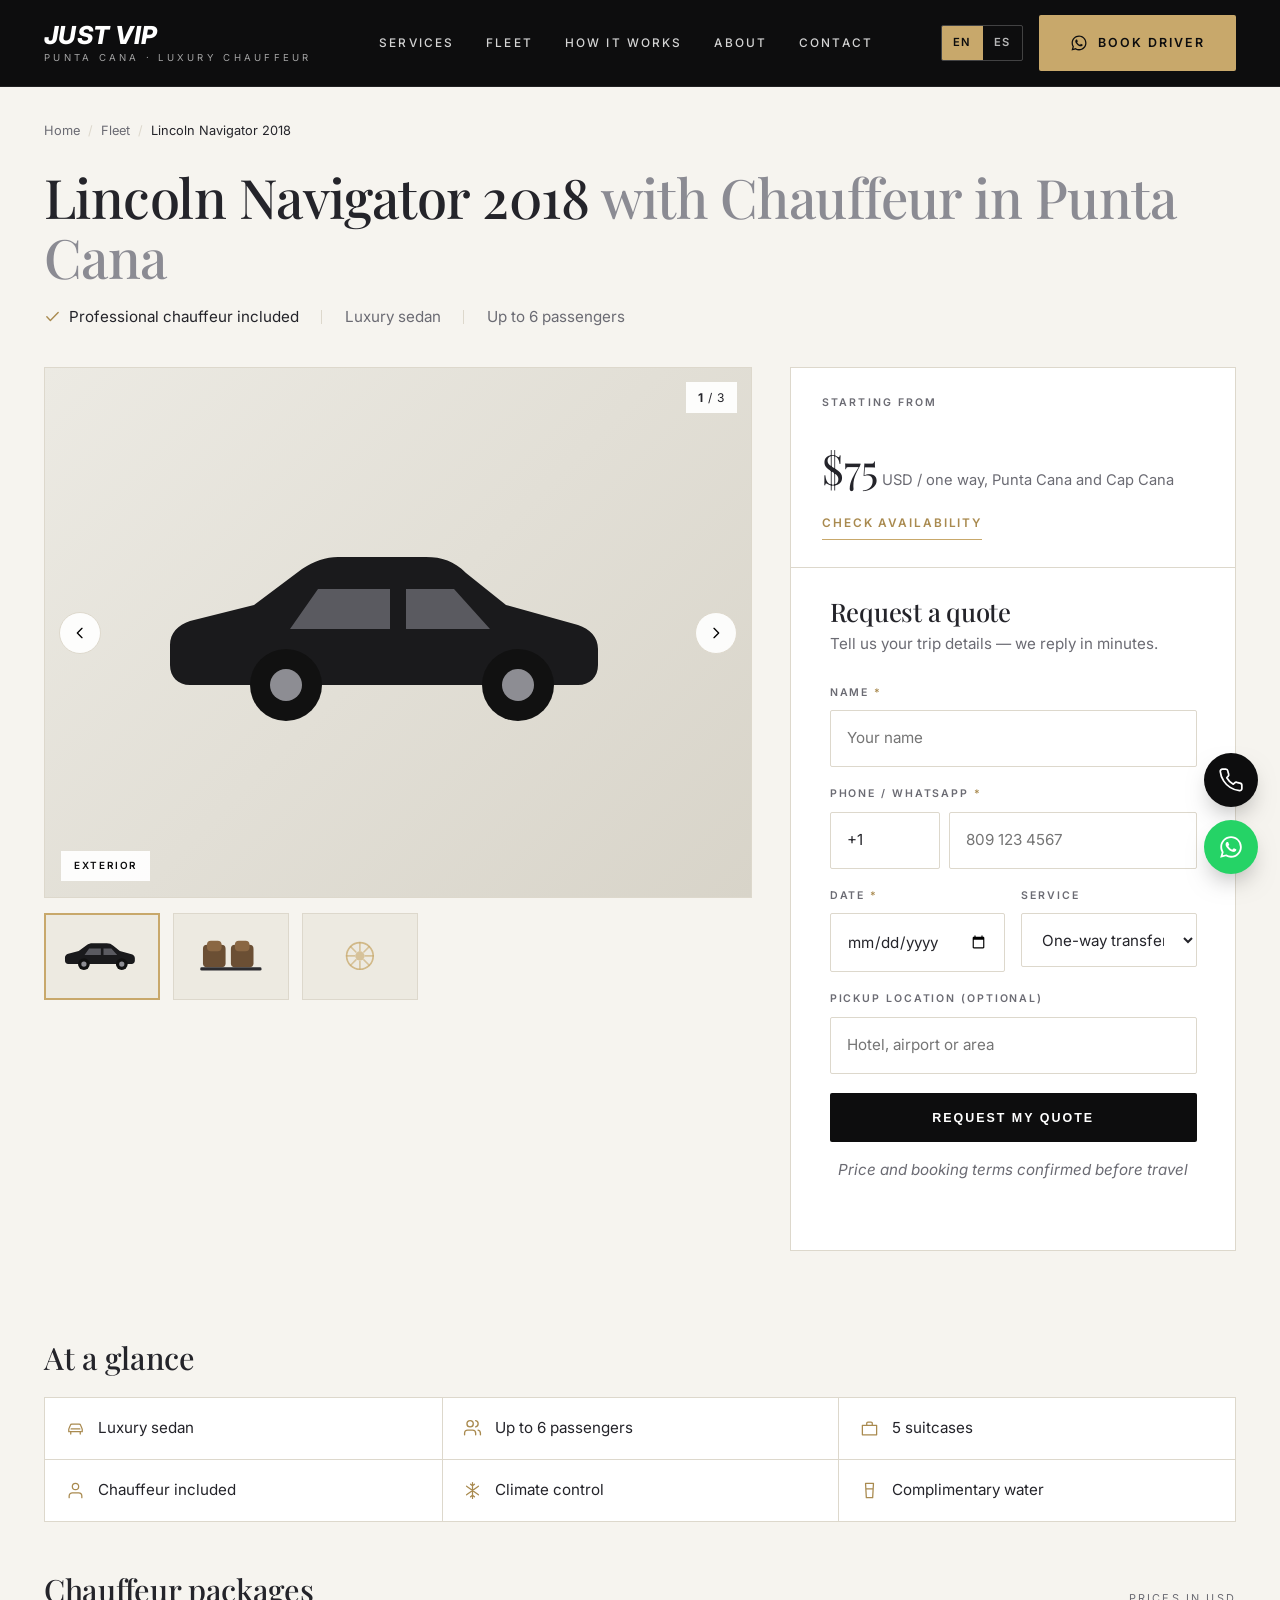
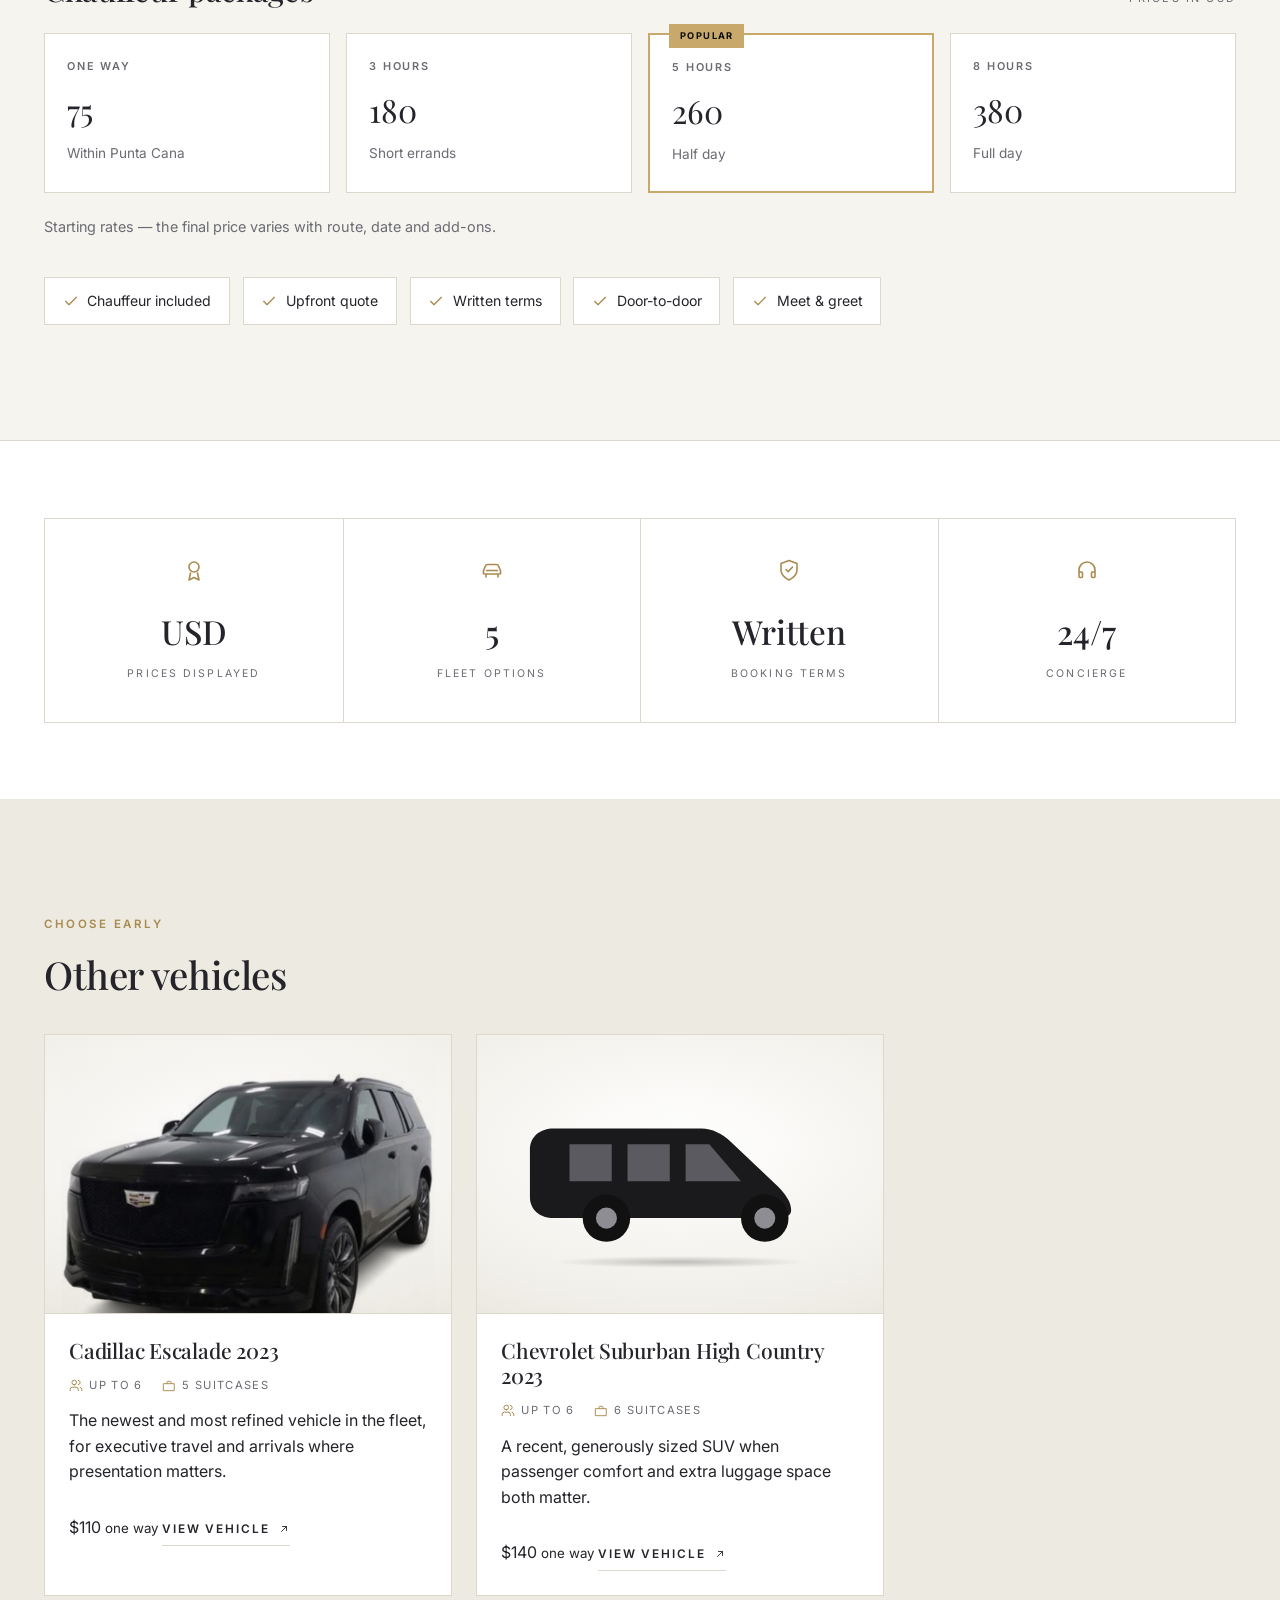
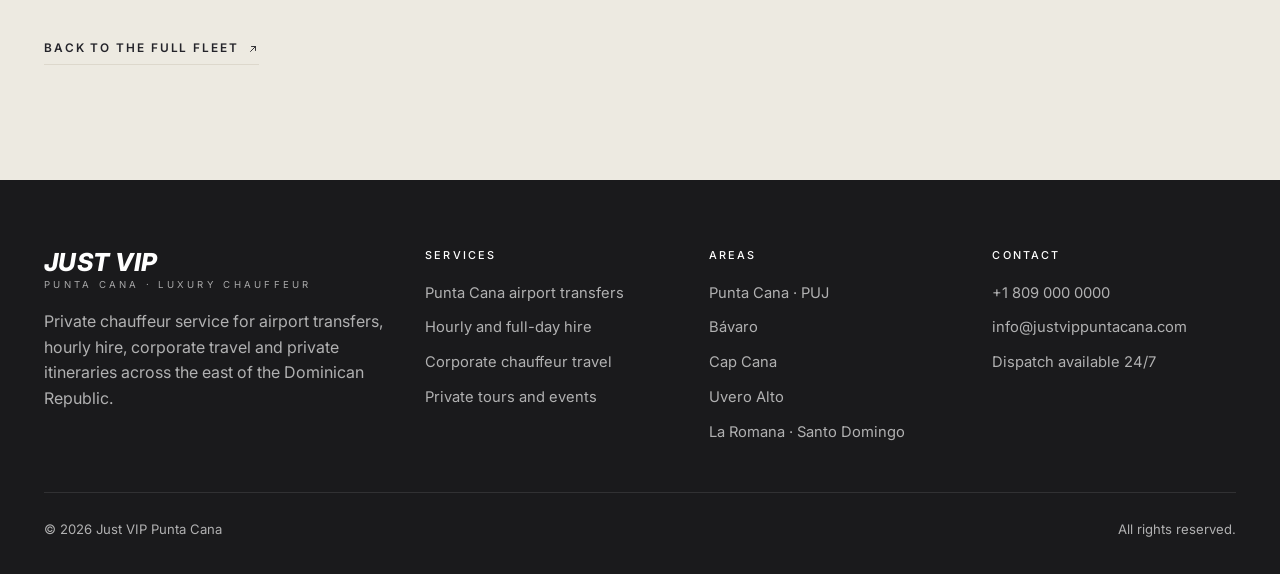
<file: fleet/executive-sedan.html>
<!DOCTYPE html>
<html lang="en">
<head>
<meta charset="utf-8">
<meta name="viewport" content="width=device-width, initial-scale=1">
<title>Executive Sedan with Chauffeur in Punta Cana | Just VIP Punta Cana</title>
<meta name="description" content="Book the Executive Sedan with a professional chauffeur in Punta Cana. Airport transfers from $75 USD, hourly packages, written terms and 24/7 dispatch.">
<link rel="canonical" href="https://justvippuntacana.com/fleet/executive-sedan.html">
<link rel="preconnect" href="https://fonts.googleapis.com">
<link rel="preconnect" href="https://fonts.gstatic.com" crossorigin>
<link href="https://fonts.googleapis.com/css2?family=Inter:wght@400;500;600;700;800&family=Playfair+Display:ital,wght@0,400;0,500;1,400;1,500&display=swap" rel="stylesheet">
<link rel="stylesheet" href="../assets/css/styles.css">
<link rel="icon" href="data:image/svg+xml,<svg xmlns='http://www.w3.org/2000/svg' viewBox='0 0 100 100'><rect width='100' height='100' fill='%230d0d0e'/><text x='50' y='68' font-size='54' font-family='Georgia' font-style='italic' fill='%23c8a86b' text-anchor='middle'>V</text></svg>">
</head>
<body data-veh-key="fleet.c1.name">

<svg width="0" height="0" style="position:absolute" aria-hidden="true">
  <defs>
    <symbol id="i-wa" viewBox="0 0 24 24"><path fill="currentColor" d="M12.04 2C6.58 2 2.13 6.45 2.13 11.91c0 1.75.46 3.45 1.32 4.95L2 22l5.25-1.38a9.87 9.87 0 0 0 4.79 1.22h.01c5.46 0 9.91-4.45 9.91-9.91C21.96 6.45 17.5 2 12.04 2Zm0 18.15h-.01a8.2 8.2 0 0 1-4.19-1.15l-.3-.18-3.12.82.83-3.04-.2-.31a8.2 8.2 0 0 1-1.26-4.38c0-4.54 3.7-8.23 8.25-8.23 2.2 0 4.27.86 5.83 2.42a8.19 8.19 0 0 1 2.41 5.82c0 4.54-3.7 8.23-8.24 8.23Zm4.52-6.16c-.25-.13-1.47-.72-1.69-.81-.23-.08-.39-.12-.56.13-.16.24-.64.8-.79.97-.14.16-.29.18-.54.06-.25-.13-1.05-.39-2-1.23-.74-.66-1.24-1.47-1.38-1.72-.15-.25-.02-.38.11-.5.11-.11.25-.29.37-.43.13-.15.17-.25.25-.41.08-.17.04-.31-.02-.43-.06-.13-.56-1.35-.77-1.84-.2-.48-.4-.42-.55-.43h-.47c-.16 0-.43.06-.65.31-.22.25-.85.84-.85 2.04 0 1.2.87 2.36.99 2.52.12.17 1.71 2.61 4.14 3.66.58.25 1.03.4 1.38.51.58.19 1.11.16 1.53.1.47-.07 1.47-.6 1.67-1.18.21-.58.21-1.07.15-1.18-.06-.1-.23-.16-.48-.29Z"/></symbol>
    <symbol id="i-phone" viewBox="0 0 24 24"><path fill="none" stroke="currentColor" stroke-width="1.6" stroke-linecap="round" stroke-linejoin="round" d="M22 16.9v3a2 2 0 0 1-2.2 2 19.8 19.8 0 0 1-8.6-3.1 19.5 19.5 0 0 1-6-6A19.8 19.8 0 0 1 2.1 4.2 2 2 0 0 1 4.1 2h3a2 2 0 0 1 2 1.7c.1 1 .4 1.9.7 2.8a2 2 0 0 1-.5 2.1L8.1 9.9a16 16 0 0 0 6 6l1.3-1.3a2 2 0 0 1 2.1-.4c.9.3 1.8.6 2.8.7a2 2 0 0 1 1.7 2Z"/></symbol>
    <symbol id="i-check" viewBox="0 0 24 24"><path fill="none" stroke="currentColor" stroke-width="2" stroke-linecap="round" stroke-linejoin="round" d="m4 12.5 5 5L20 6.5"/></symbol>
    <symbol id="i-users" viewBox="0 0 24 24"><path fill="none" stroke="currentColor" stroke-width="1.7" stroke-linecap="round" stroke-linejoin="round" d="M16 20v-2a4 4 0 0 0-4-4H6a4 4 0 0 0-4 4v2M9 10a4 4 0 1 0 0-8 4 4 0 0 0 0 8Zm13 10v-2a4 4 0 0 0-3-3.9M16 2.1a4 4 0 0 1 0 7.8"/></symbol>
    <symbol id="i-bag" viewBox="0 0 24 24"><path fill="none" stroke="currentColor" stroke-width="1.7" stroke-linecap="round" stroke-linejoin="round" d="M3 7h18v14H3zM8 7V4h8v3M3 12h18"/></symbol>
    <symbol id="i-plane" viewBox="0 0 24 24"><path fill="none" stroke="currentColor" stroke-width="1.6" stroke-linecap="round" stroke-linejoin="round" d="M21 15.5 13.5 12V5.3a1.8 1.8 0 0 0-3.6 0V12L2.4 15.5v2.2l7.5-2.2v4.1l-2.2 1.5v1.4l3.9-1.1 3.9 1.1v-1.4l-2.2-1.5v-4.1l7.7 2.2z"/></symbol>
    <symbol id="i-clock" viewBox="0 0 24 24"><path fill="none" stroke="currentColor" stroke-width="1.6" stroke-linecap="round" stroke-linejoin="round" d="M12 21a9 9 0 1 0 0-18 9 9 0 0 0 0 18Zm0-13.5V12l3.5 2"/></symbol>
    <symbol id="i-case" viewBox="0 0 24 24"><path fill="none" stroke="currentColor" stroke-width="1.6" stroke-linecap="round" stroke-linejoin="round" d="M3 8h18v12H3zM8.5 8V5.5A1.5 1.5 0 0 1 10 4h4a1.5 1.5 0 0 1 1.5 1.5V8"/></symbol>
    <symbol id="i-palm" viewBox="0 0 24 24"><path fill="none" stroke="currentColor" stroke-width="1.6" stroke-linecap="round" stroke-linejoin="round" d="M12 8v13M12 8c0-2.5 2.5-4.5 6-4M12 8c0-2.5-2.5-4.5-6-4M12 8c2.5-1.5 5.5-1 7 1M12 8c-2.5-1.5-5.5-1-7 1M12 8a2 2 0 1 0 0-4 2 2 0 0 0 0 4Z"/></symbol>
    <symbol id="i-pin" viewBox="0 0 24 24"><path fill="none" stroke="currentColor" stroke-width="1.6" stroke-linecap="round" stroke-linejoin="round" d="M12 22s7-6 7-12a7 7 0 1 0-14 0c0 6 7 12 7 12Zm0-9.5a2.5 2.5 0 1 0 0-5 2.5 2.5 0 0 0 0 5Z"/></symbol>
    <symbol id="i-car" viewBox="0 0 24 24"><path fill="none" stroke="currentColor" stroke-width="1.6" stroke-linecap="round" stroke-linejoin="round" d="M5 16h14M3.5 16v-3.2l2-5A2 2 0 0 1 7.4 6.5h9.2a2 2 0 0 1 1.9 1.3l2 5V16M6 19v-3m12 3v-3M6.5 12.5h11"/></symbol>
    <symbol id="i-shield" viewBox="0 0 24 24"><path fill="none" stroke="currentColor" stroke-width="1.6" stroke-linecap="round" stroke-linejoin="round" d="M12 22s8-3.5 8-10V5.5L12 2.5 4 5.5V12c0 6.5 8 10 8 10Zm-3-10.5 2.2 2.2L15.5 9"/></symbol>
    <symbol id="i-mail" viewBox="0 0 24 24"><path fill="none" stroke="currentColor" stroke-width="1.6" stroke-linecap="round" stroke-linejoin="round" d="M3 6h18v12H3zM3 7l9 6 9-6"/></symbol>
    <symbol id="i-arrow" viewBox="0 0 24 24"><path fill="none" stroke="currentColor" stroke-width="1.8" stroke-linecap="round" stroke-linejoin="round" d="M7 17 17 7M9 7h8v8"/></symbol>
    <symbol id="i-sedan" viewBox="0 0 120 54"><path fill="#1a1a1c" d="M8 40c-3 0-5-2-5-5v-5c0-3 2-5 5-6l16-4 12-9c3-2 6-3 9-3h22c4 0 7 1 10 4l10 8 18 5c3 1 5 3 5 6v4c0 3-2 5-5 5H8Z"/><path fill="#5a5a60" d="M40 16h18v10H33l7-10Zm22 0h12l9 10H62V16Z"/><circle cx="32" cy="40" r="9" fill="#111"/><circle cx="32" cy="40" r="4" fill="#8d8d93"/><circle cx="90" cy="40" r="9" fill="#111"/><circle cx="90" cy="40" r="4" fill="#8d8d93"/></symbol>
    <symbol id="i-suv" viewBox="0 0 120 54"><path fill="#1a1a1c" d="M10 42c-4 0-7-2-7-6v-8c0-4 3-6 7-7l12-2 10-12c2-3 5-4 8-4h32c4 0 7 2 9 5l8 11 16 3c4 1 7 3 7 7v7c0 3-3 6-6 6H10Z"/><path fill="#5a5a60" d="M36 12h18v12H27l9-12Zm22 0h14l10 12H58V12Z"/><circle cx="33" cy="42" r="10" fill="#111"/><circle cx="33" cy="42" r="4.5" fill="#8d8d93"/><circle cx="92" cy="42" r="10" fill="#111"/><circle cx="92" cy="42" r="4.5" fill="#8d8d93"/></symbol>
    <symbol id="i-van" viewBox="0 0 120 54"><path fill="#1a1a1c" d="M12 44c-5 0-9-3-9-8V18c0-5 4-8 9-8h56c4 0 8 2 11 5l18 17c3 3 5 6 5 9 0 2-2 3-5 3H12Z"/><path fill="#5a5a60" d="M18 16h16v14H18V16Zm22 0h16v14H40V16Zm22 0h9l12 14H62V16Z"/><circle cx="32" cy="44" r="9" fill="#111"/><circle cx="32" cy="44" r="4" fill="#8d8d93"/><circle cx="92" cy="44" r="9" fill="#111"/><circle cx="92" cy="44" r="4" fill="#8d8d93"/></symbol>
    <symbol id="i-user" viewBox="0 0 24 24"><path fill="none" stroke="currentColor" stroke-width="1.6" stroke-linecap="round" stroke-linejoin="round" d="M20 21v-2a4 4 0 0 0-4-4H8a4 4 0 0 0-4 4v2M12 11a4 4 0 1 0 0-8 4 4 0 0 0 0 8Z"/></symbol>
    <symbol id="i-snow" viewBox="0 0 24 24"><path fill="none" stroke="currentColor" stroke-width="1.6" stroke-linecap="round" stroke-linejoin="round" d="M12 2v20M4.5 6.5l15 11M19.5 6.5l-15 11M12 6l-2.5-2M12 6l2.5-2M12 18l-2.5 2M12 18l2.5 2"/></symbol>
    <symbol id="i-drink" viewBox="0 0 24 24"><path fill="none" stroke="currentColor" stroke-width="1.6" stroke-linecap="round" stroke-linejoin="round" d="M7 3h10l-1 18H8L7 3Zm.4 7h9.2"/></symbol>
    <symbol id="i-award" viewBox="0 0 24 24"><path fill="none" stroke="currentColor" stroke-width="1.6" stroke-linecap="round" stroke-linejoin="round" d="M12 14a5 5 0 1 0 0-10 5 5 0 0 0 0 10Zm-3.5 1L7 22l5-2.5L17 22l-1.5-7"/></symbol>
    <symbol id="i-headset" viewBox="0 0 24 24"><path fill="none" stroke="currentColor" stroke-width="1.6" stroke-linecap="round" stroke-linejoin="round" d="M4 15v-3a8 8 0 1 1 16 0v3M4 14h2.5a1 1 0 0 1 1 1v3.5a1 1 0 0 1-1 1H5a1 1 0 0 1-1-1V14Zm16 0h-2.5a1 1 0 0 0-1 1v3.5a1 1 0 0 0 1 1H19a1 1 0 0 0 1-1V14Z"/></symbol>
    <symbol id="i-chev" viewBox="0 0 24 24"><path fill="none" stroke="currentColor" stroke-width="2" stroke-linecap="round" stroke-linejoin="round" d="m15 5-7 7 7 7"/></symbol>
    <symbol id="i-seat" viewBox="0 0 120 54"><rect x="18" y="10" width="34" height="34" rx="6" fill="#6b4f34"/><rect x="24" y="4" width="22" height="16" rx="6" fill="#8a6743"/><rect x="60" y="10" width="34" height="34" rx="6" fill="#6b4f34"/><rect x="66" y="4" width="22" height="16" rx="6" fill="#8a6743"/><rect x="14" y="44" width="92" height="5" rx="2" fill="#2c2c30"/></symbol>
    <symbol id="i-detail" viewBox="0 0 120 54"><circle cx="60" cy="27" r="20" fill="none" stroke="rgba(200,168,107,.75)" stroke-width="2.5"/><circle cx="60" cy="27" r="7" fill="rgba(200,168,107,.6)"/><path d="M60 7v12M60 35v12M40 27h12M68 27h12M46 13l8 8M74 41l-8-8M46 41l8-8M74 13l-8 8" stroke="rgba(200,168,107,.6)" stroke-width="2.5" stroke-linecap="round"/></symbol>
    <symbol id="i-palms-art" viewBox="0 0 400 300">
      <g fill="none" stroke="rgba(200,168,107,.45)" stroke-width="2.5" stroke-linecap="round">
        <path d="M150 300V120M150 120c-14-34-58-46-92-34M150 120c-30-24-74-16-96 12M150 120c14-38 58-52 94-38M150 120c32-26 78-18 100 12"/>
        <path d="M262 300V165M262 165c-10-25-42-34-68-25M262 165c10-28 42-38 70-28M262 165c-22-18-54-12-70 9M262 165c24-20 58-14 74 8"/>
      </g>
      <circle cx="150" cy="112" r="7" fill="rgba(200,168,107,.5)"/>
      <circle cx="262" cy="158" r="5.5" fill="rgba(200,168,107,.5)"/>
      <path d="M0 300h400" stroke="rgba(200,168,107,.25)" stroke-width="2"/>
    </symbol>
  </defs>
</svg>

<header class="site-header">
  <div class="wrap">
    <a class="brand" href="../index.html">
      <strong>JUST VIP</strong>
      <span data-i18n="brand.tagline">Punta Cana · Luxury Chauffeur</span>
    </a>

    <nav class="nav" id="nav">
      <a href="../index.html#services" data-i18n="nav.services">Services</a>
      <a href="../index.html#fleet" data-i18n="nav.fleet">Fleet</a>
      <a href="../index.html#how" data-i18n="nav.how">How it works</a>
      <a href="../index.html#why" data-i18n="nav.why">About</a>
      <a href="#quote" data-i18n="nav.contact">Contact</a>
    </nav>

    <div class="header-actions">
      <div class="lang-switch" role="group" aria-label="Language / Idioma">
        <button type="button" data-lang="en" aria-pressed="true">EN</button>
        <button type="button" data-lang="es" aria-pressed="false">ES</button>
      </div>
      <a class="btn btn--gold" data-wa href="#quote">
        <svg aria-hidden="true"><use href="#i-wa"></use></svg>
        <span data-i18n="cta.book">Book driver</span>
      </a>
      <button class="nav-toggle" type="button" aria-label="Menu" aria-expanded="false">
        <span></span><span></span><span></span>
      </button>
    </div>
  </div>
</header>

<main class="page">
  <div class="wrap">
    <nav class="breadcrumb" aria-label="Breadcrumb">
      <a href="../index.html" data-i18n="veh.home">Home</a>
      <span class="sep">/</span>
      <a href="../index.html#fleet" data-i18n="veh.fleet">Fleet</a>
      <span class="sep">/</span>
      <span aria-current="page" data-i18n="fleet.c1.name">Executive Sedan</span>
    </nav>

    <div class="veh-head">
      <h1><span data-i18n="fleet.c1.name">Executive Sedan</span> <span class="muted" data-i18n="veh.h1suffix">with Chauffeur in Punta Cana</span></h1>
      <div class="veh-facts">
        <span class="ok"><svg aria-hidden="true"><use href="#i-check"></use></svg><span data-i18n="veh.included">Professional chauffeur included</span></span>
        <span class="sep"></span>
        <span data-i18n="veh.cls.sedan"></span>
        <span class="sep"></span>
        <span><span data-i18n="fleet.c1.pax"></span> <span data-i18n="veh.paxSuffix">passengers</span></span>
      </div>
    </div>

    <div class="veh-layout">
      <!-- gallery -->
      <div class="gallery" id="gallery">
        <div class="gallery-stage">
          <span class="gallery-count"><b data-gallery-current>1</b> / 3</span>
          <button class="gallery-nav gallery-nav--prev" type="button" data-gallery-prev aria-label="Previous image">
            <svg aria-hidden="true"><use href="#i-chev"></use></svg>
          </button>
          <button class="gallery-nav gallery-nav--next" type="button" data-gallery-next aria-label="Next image">
            <svg aria-hidden="true"><use href="#i-chev"></use></svg>
          </button>
          <div class="slide slide--a" data-active="true">
            <svg viewBox="0 0 120 54" aria-hidden="true"><use href="#i-sedan"></use></svg>
            <span class="slide-label" data-i18n="veh.g1">Exterior</span>
          </div>
          <div class="slide slide--b">
            <svg viewBox="0 0 120 54" aria-hidden="true"><use href="#i-seat"></use></svg>
            <span class="slide-label" data-i18n="veh.g2">Interior</span>
          </div>
          <div class="slide slide--c">
            <svg viewBox="0 0 120 54" aria-hidden="true"><use href="#i-detail"></use></svg>
            <span class="slide-label" data-i18n="veh.g3">Detail</span>
          </div>
        </div>
        <div class="thumbs">
          <button class="thumb slide--a" type="button" data-gallery-thumb="0" aria-current="true" aria-label="Exterior">
            <svg viewBox="0 0 120 54" aria-hidden="true"><use href="#i-sedan"></use></svg>
          </button>
          <button class="thumb slide--b" type="button" data-gallery-thumb="1" aria-label="Interior">
            <svg viewBox="0 0 120 54" aria-hidden="true"><use href="#i-seat"></use></svg>
          </button>
          <button class="thumb slide--c" type="button" data-gallery-thumb="2" aria-label="Detail">
            <svg viewBox="0 0 120 54" aria-hidden="true"><use href="#i-detail"></use></svg>
          </button>
        </div>
      </div>

      <!-- booking card -->
      <div class="booking-card" id="quote">
        <div class="booking-price">
          <span class="label" data-i18n="veh.startingFrom">Starting from</span>
          <span><span class="amount">$75</span> <span class="unit" data-i18n="veh.perTransfer">USD / one way in Punta Cana</span></span>
          <a class="link-arrow" data-wa href="#quote-form"><span data-i18n="cta.check">Check availability</span></a>
        </div>

        <form class="form-card" id="quote-form" novalidate>
          <h3 data-i18n="form.title">Request a quote</h3>
          <p data-i18n="form.sub">Tell us your trip details — we reply in minutes.</p>

          <div class="field">
            <label for="f-name"><span data-i18n="form.name">Name</span> <span class="req">*</span></label>
            <input id="f-name" name="name" type="text" required data-i18n-placeholder="form.namePh" placeholder="Your name">
          </div>

          <div class="field">
            <label for="f-phone"><span data-i18n="form.phone">Phone / WhatsApp</span> <span class="req">*</span></label>
            <div class="phone-row">
              <input id="f-code" name="code" type="text" value="+1" aria-label="Country code">
              <input id="f-phone" name="phone" type="tel" required placeholder="809 123 4567">
            </div>
          </div>

          <div class="field field-row">
            <div>
              <label for="f-date"><span data-i18n="form.date">Date</span> <span class="req">*</span></label>
              <input id="f-date" name="date" type="date" required>
            </div>
            <div>
              <label for="f-package" data-i18n="form.package">Service</label>
              <select id="f-package" name="package">
                <option data-i18n="form.pkg1">Airport transfer (PUJ)</option>
                <option data-i18n="form.pkg2">Hourly hire (3 / 5 / 8 h)</option>
                <option data-i18n="form.pkg3">Corporate travel</option>
                <option data-i18n="form.pkg4">Private tour or event</option>
              </select>
            </div>
          </div>

          <div class="field">
            <label for="f-pickup"><span data-i18n="form.pickup">Pickup location</span> <span data-i18n="form.optional">(optional)</span></label>
            <input id="f-pickup" name="pickup" type="text" data-i18n-placeholder="form.pickupPh" placeholder="Hotel, airport or area">
          </div>

          <button class="btn btn--dark" type="submit" data-i18n="form.submit">Request my quote</button>
          <p class="form-note" data-i18n="form.disclaimer">Price and booking terms confirmed before travel</p>
          <p class="form-status" id="form-status" role="status" aria-live="polite"></p>
        </form>
      </div>
    </div>
  </div>

  <!-- at a glance + packages -->
  <section class="section" style="padding-top:0">
    <div class="wrap">
      <h2 style="font-size:clamp(1.5rem,2.4vw,2rem);margin-bottom:1.4rem" data-i18n="veh.glance">At a glance</h2>
      <div class="glance-grid">
        <div><svg aria-hidden="true"><use href="#i-car"></use></svg><span data-i18n="veh.cls.sedan"></span></div>
        <div><svg aria-hidden="true"><use href="#i-users"></use></svg><span><span data-i18n="fleet.c1.pax"></span> <span data-i18n="veh.paxSuffix">passengers</span></span></div>
        <div><svg aria-hidden="true"><use href="#i-case"></use></svg><span data-i18n="fleet.c1.bags"></span></div>
        <div><svg aria-hidden="true"><use href="#i-user"></use></svg><span data-i18n="veh.gl.chauffeur">Chauffeur included</span></div>
        <div><svg aria-hidden="true"><use href="#i-snow"></use></svg><span data-i18n="veh.gl.climate">Climate control</span></div>
        <div><svg aria-hidden="true"><use href="#i-drink"></use></svg><span data-i18n="veh.gl.water">Complimentary water</span></div>
      </div>

      <div style="margin-top:3.2rem">
        <div class="pkg-head">
          <h2 style="font-size:clamp(1.5rem,2.4vw,2rem)" data-i18n="veh.packages">Chauffeur packages</h2>
          <span data-i18n="veh.pricesIn">Prices in USD</span>
        </div>
        <div class="pkg-grid">
          <div class="pkg">
            <b data-i18n="veh.pk1">One way</b>
            <span class="amount">75</span>
            <small data-i18n="veh.pk1sub">Within Punta Cana</small>
          </div>
          <div class="pkg">
            <b data-i18n="veh.pk2">3 hours</b>
            <span class="amount">180</span>
            <small data-i18n="veh.pk2sub">Short errands</small>
          </div>
          <div class="pkg pkg--popular">
            <span class="tag" data-i18n="veh.popular">Popular</span>
            <b data-i18n="veh.pk3">5 hours</b>
            <span class="amount">260</span>
            <small data-i18n="veh.pk3sub">Half day</small>
          </div>
          <div class="pkg">
            <b data-i18n="veh.pk4">8 hours</b>
            <span class="amount">380</span>
            <small data-i18n="veh.pk4sub">Full day</small>
          </div>
        </div>
        <p class="pkg-note" data-i18n="veh.pkgNote">Starting rates — the final price varies with route, date and add-ons.</p>

        <div class="chips">
          <span class="chip"><svg aria-hidden="true"><use href="#i-check"></use></svg><span data-i18n="veh.chip1">Chauffeur included</span></span>
          <span class="chip"><svg aria-hidden="true"><use href="#i-check"></use></svg><span data-i18n="veh.chip2">Upfront quote</span></span>
          <span class="chip"><svg aria-hidden="true"><use href="#i-check"></use></svg><span data-i18n="veh.chip3">Written terms</span></span>
          <span class="chip"><svg aria-hidden="true"><use href="#i-check"></use></svg><span data-i18n="veh.chip4">Door-to-door</span></span>
          <span class="chip"><svg aria-hidden="true"><use href="#i-check"></use></svg><span data-i18n="veh.chip5">Meet &amp; greet</span></span>
        </div>
      </div>
    </div>
  </section>

  <!-- trust band -->
  <section class="trust">
    <div class="wrap">
      <div class="trust-grid">
        <div><svg aria-hidden="true"><use href="#i-award"></use></svg><b>USD</b><span data-i18n="veh.t1">Prices displayed</span></div>
        <div><svg aria-hidden="true"><use href="#i-car"></use></svg><b data-i18n="veh.t2v">3</b><span data-i18n="veh.t2">Fleet options</span></div>
        <div><svg aria-hidden="true"><use href="#i-shield"></use></svg><b data-i18n="veh.t3v">Written</b><span data-i18n="veh.t3">Booking terms</span></div>
        <div><svg aria-hidden="true"><use href="#i-headset"></use></svg><b>24/7</b><span data-i18n="veh.t4">Concierge</span></div>
      </div>
    </div>
  </section>

  <!-- other vehicles -->
  <section class="section section--tint">
    <div class="wrap">
      <p class="eyebrow" data-i18n="fleet.eyebrow">Choose early</p>
      <h2 style="font-size:clamp(1.7rem,3vw,2.4rem);margin-bottom:2.4rem" data-i18n="veh.otherTitle">Other vehicles</h2>
      <div class="fleet-grid fleet-grid--two">
        <article class="card">
          <a href="premium-suv.html">
            <div class="card-media">
              <img class="veh-photo" src="../assets/img/fleet/escalade-1-exterior-thumb.jpg" alt="Cadillac Escalade 2023 exterior" loading="lazy" decoding="async">
            </div>
            <div class="card-body">
              <h3 data-i18n="fleet.c2.name">Cadillac Escalade 2023</h3>
              <div class="specs">
                <span><svg aria-hidden="true"><use href="#i-users"></use></svg><span data-i18n="fleet.c2.pax"></span></span>
                <span><svg aria-hidden="true"><use href="#i-case"></use></svg><span data-i18n="fleet.c2.bags"></span></span>
              </div>
              <p data-i18n="fleet.c2.text"></p>
              <div class="card-foot">
                <span class="price">$110 <small data-i18n="fleet.from"></small></span>
                <span class="link-arrow"><span data-i18n="cta.view"></span><svg aria-hidden="true" width="12" height="12"><use href="#i-arrow"></use></svg></span>
              </div>
            </div>
          </a>
        </article>
        <article class="card">
          <a href="vip-van.html">
            <div class="card-media">
              <svg class="veh" viewBox="0 0 120 54" aria-hidden="true"><use href="#i-van"></use></svg>
            </div>
            <div class="card-body">
              <h3 data-i18n="fleet.c3.name">VIP Van</h3>
              <div class="specs">
                <span><svg aria-hidden="true"><use href="#i-users"></use></svg><span data-i18n="fleet.c3.pax"></span></span>
                <span><svg aria-hidden="true"><use href="#i-case"></use></svg><span data-i18n="fleet.c3.bags"></span></span>
              </div>
              <p data-i18n="fleet.c3.text"></p>
              <div class="card-foot">
                <span class="price">$140 <small data-i18n="fleet.from"></small></span>
                <span class="link-arrow"><span data-i18n="cta.view"></span><svg aria-hidden="true" width="12" height="12"><use href="#i-arrow"></use></svg></span>
              </div>
            </div>
          </a>
        </article>
      </div>
      <p style="margin-top:2.4rem">
        <a class="link-arrow" href="../index.html#fleet"><span data-i18n="veh.back">Back to the full fleet</span><svg aria-hidden="true" width="12" height="12"><use href="#i-arrow"></use></svg></a>
      </p>
    </div>
  </section>
</main>

<footer class="site-footer">
  <div class="wrap">
    <div class="footer-grid">
      <div>
        <div class="brand">
          <strong>JUST VIP</strong>
          <span data-i18n="brand.tagline">Punta Cana · Luxury Chauffeur</span>
        </div>
        <p data-i18n="footer.blurb"></p>
      </div>
      <div>
        <h4 data-i18n="footer.services">Services</h4>
        <ul>
          <li><a href="../index.html#services" data-i18n="services.s1.title"></a></li>
          <li><a href="../index.html#services" data-i18n="services.s2.title"></a></li>
          <li><a href="../index.html#services" data-i18n="services.s3.title"></a></li>
          <li><a href="../index.html#services" data-i18n="services.s4.title"></a></li>
        </ul>
      </div>
      <div>
        <h4 data-i18n="footer.areas">Areas</h4>
        <ul>
          <li>Punta Cana · PUJ</li>
          <li>Bávaro</li>
          <li>Cap Cana</li>
          <li>Uvero Alto</li>
          <li>La Romana · Santo Domingo</li>
        </ul>
      </div>
      <div>
        <h4 data-i18n="footer.contact">Contact</h4>
        <ul>
          <li><a data-wa href="#" data-phone>+1 809 000 0000</a></li>
          <li><a href="mailto:info@justvippuntacana.com">info@justvippuntacana.com</a></li>
          <li data-i18n="footer.hours">Dispatch available 24/7</li>
        </ul>
      </div>
    </div>
    <div class="footer-bottom">
      <span>© <span id="year">2026</span> Just VIP Punta Cana</span>
      <span data-i18n="footer.rights">All rights reserved.</span>
    </div>
  </div>
</footer>

<div class="floats">
  <a class="float float--call" data-tel href="#quote" aria-label="Call"><svg aria-hidden="true"><use href="#i-phone"></use></svg></a>
  <a class="float float--wa" data-wa href="#quote" aria-label="WhatsApp"><svg aria-hidden="true"><use href="#i-wa"></use></svg></a>
</div>

<script src="../assets/js/i18n.js"></script>
<script src="../assets/js/main.js"></script>
</body>
</html>
</file>
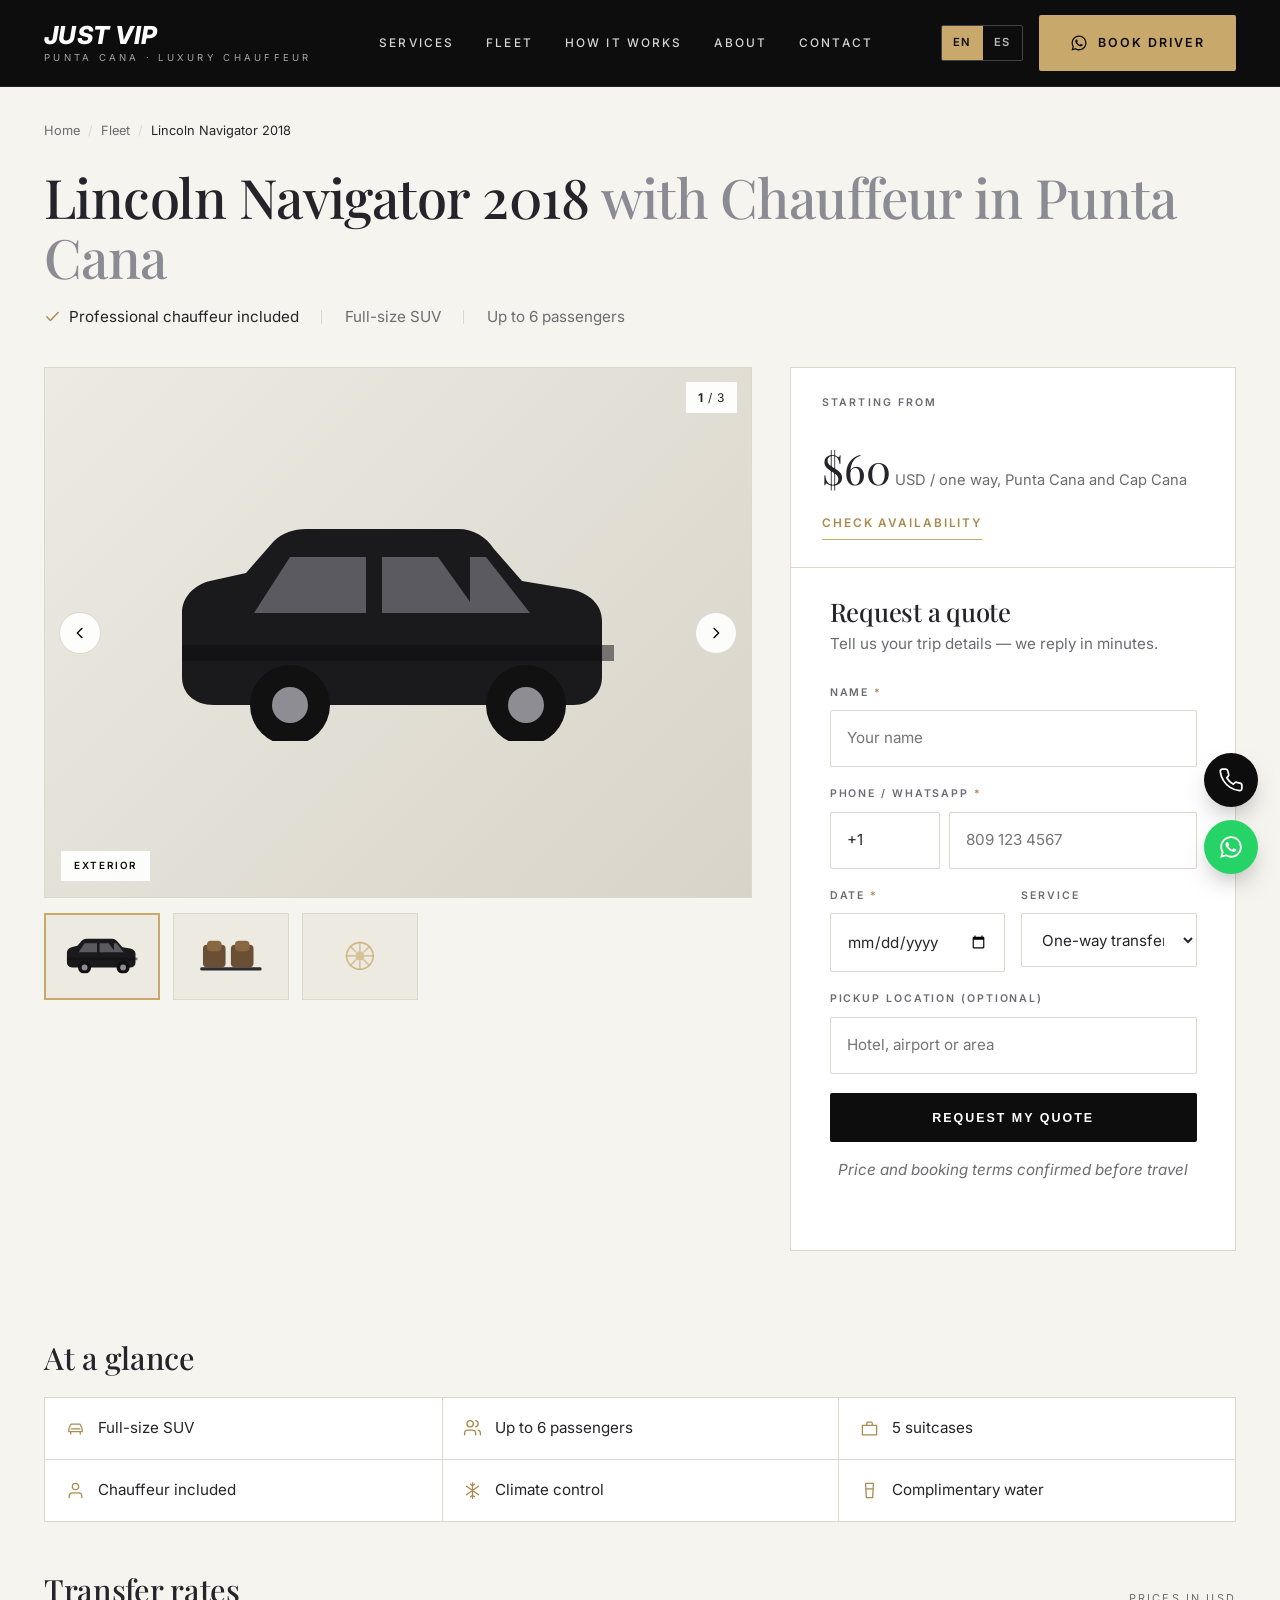
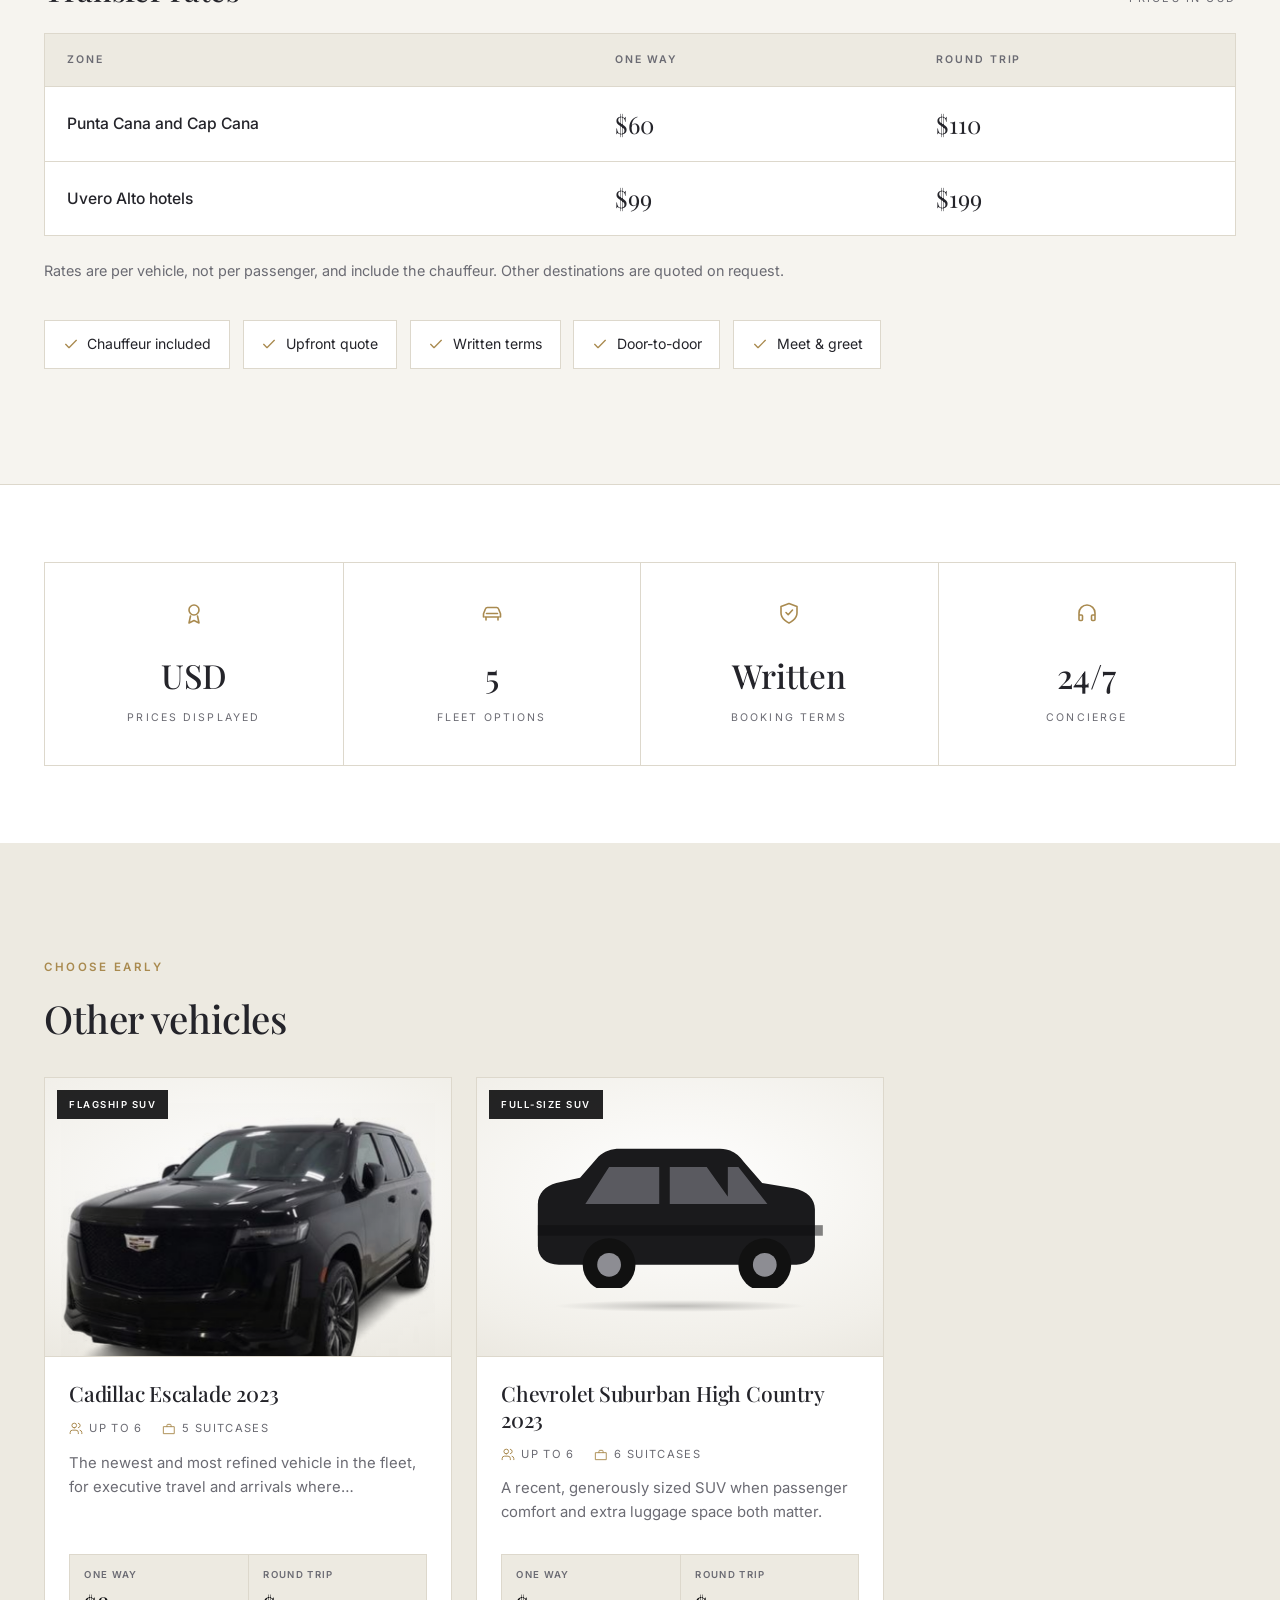
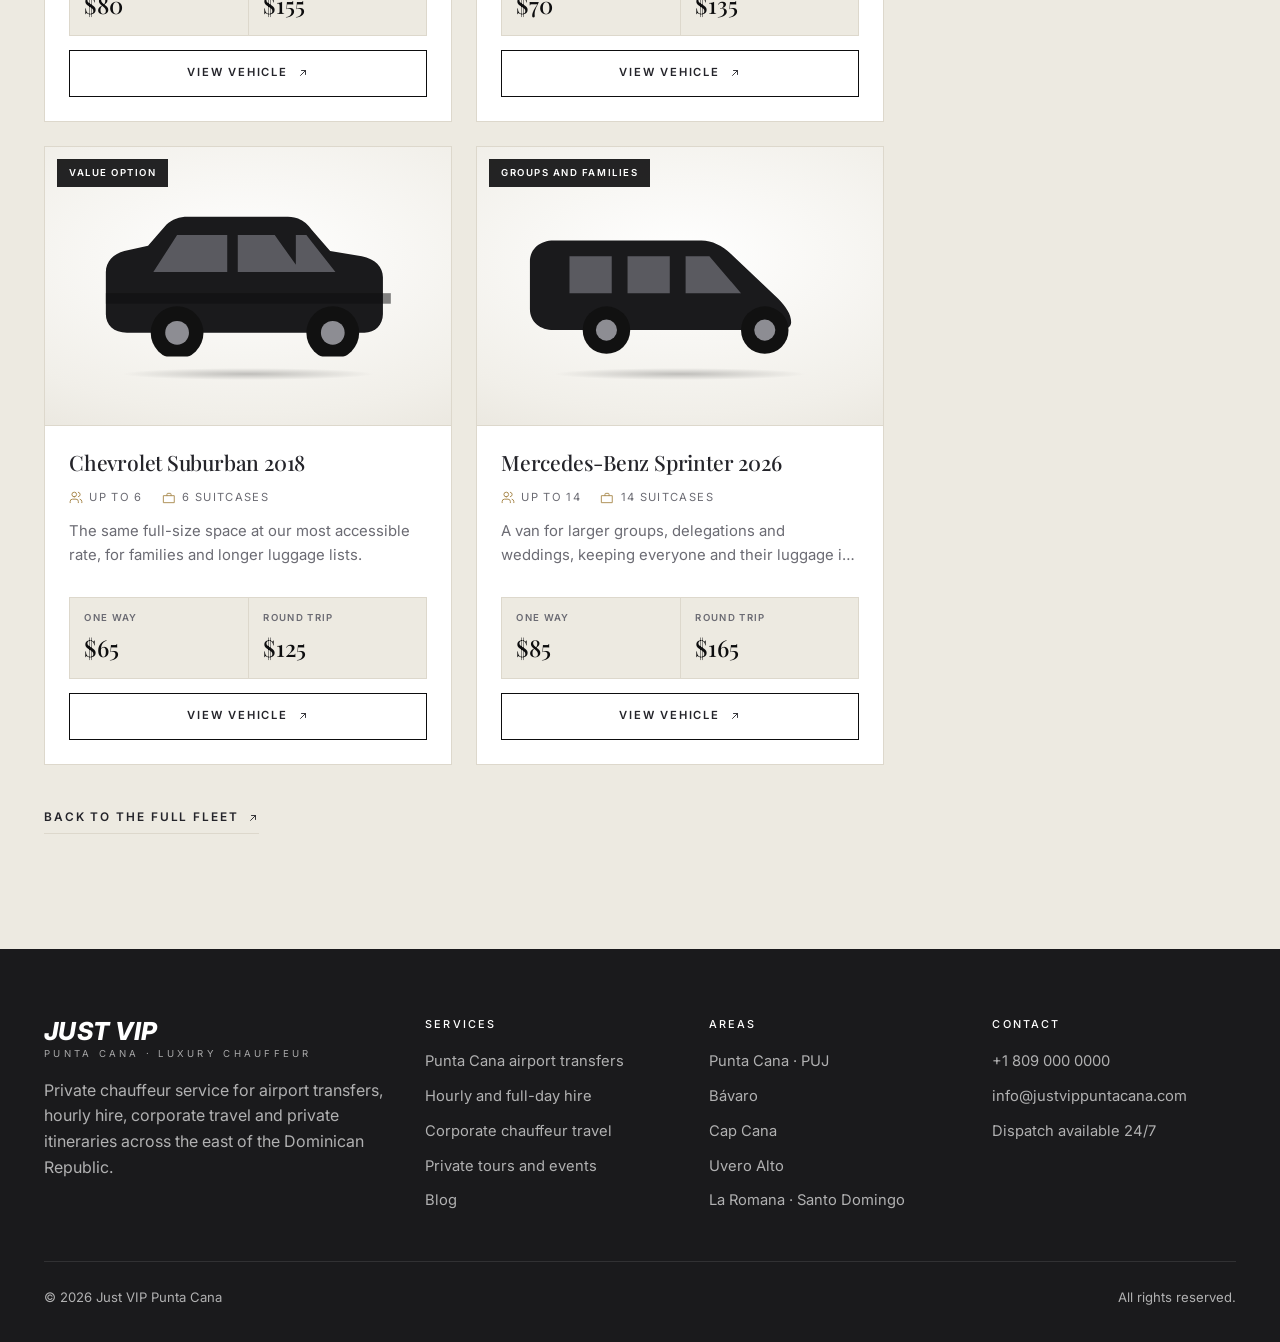
<file: fleet/lincoln-navigator-2018.html>
<!DOCTYPE html>
<html lang="en">
<head>
<meta charset="utf-8">
<meta name="viewport" content="width=device-width, initial-scale=1">
<title>Lincoln Navigator 2018 with Chauffeur in Punta Cana | Just VIP Punta Cana</title>
<meta name="description" content="Book the Lincoln Navigator 2018 with a professional chauffeur in Punta Cana. Private airport transfers from $60 USD one way in Punta Cana and Cap Cana, round trips, written terms and 24/7 dispatch.">
<link rel="canonical" href="https://justvippuntacana.com/fleet/lincoln-navigator-2018.html">
<link rel="preconnect" href="https://fonts.googleapis.com">
<link rel="preconnect" href="https://fonts.gstatic.com" crossorigin>
<link href="https://fonts.googleapis.com/css2?family=Inter:wght@400;500;600;700;800&family=Playfair+Display:ital,wght@0,400;0,500;1,400;1,500&display=swap" rel="stylesheet">
<link rel="stylesheet" href="../assets/css/styles.css">
<link rel="icon" href="data:image/svg+xml,<svg xmlns='http://www.w3.org/2000/svg' viewBox='0 0 100 100'><rect width='100' height='100' fill='%230d0d0e'/><text x='50' y='68' font-size='54' font-family='Georgia' font-style='italic' fill='%23c8a86b' text-anchor='middle'>V</text></svg>">
</head>
<body data-veh-key="fleet.c1.name">

<svg width="0" height="0" style="position:absolute" aria-hidden="true">
  <defs>
    <symbol id="i-wa" viewBox="0 0 24 24"><path fill="currentColor" d="M12.04 2C6.58 2 2.13 6.45 2.13 11.91c0 1.75.46 3.45 1.32 4.95L2 22l5.25-1.38a9.87 9.87 0 0 0 4.79 1.22h.01c5.46 0 9.91-4.45 9.91-9.91C21.96 6.45 17.5 2 12.04 2Zm0 18.15h-.01a8.2 8.2 0 0 1-4.19-1.15l-.3-.18-3.12.82.83-3.04-.2-.31a8.2 8.2 0 0 1-1.26-4.38c0-4.54 3.7-8.23 8.25-8.23 2.2 0 4.27.86 5.83 2.42a8.19 8.19 0 0 1 2.41 5.82c0 4.54-3.7 8.23-8.24 8.23Zm4.52-6.16c-.25-.13-1.47-.72-1.69-.81-.23-.08-.39-.12-.56.13-.16.24-.64.8-.79.97-.14.16-.29.18-.54.06-.25-.13-1.05-.39-2-1.23-.74-.66-1.24-1.47-1.38-1.72-.15-.25-.02-.38.11-.5.11-.11.25-.29.37-.43.13-.15.17-.25.25-.41.08-.17.04-.31-.02-.43-.06-.13-.56-1.35-.77-1.84-.2-.48-.4-.42-.55-.43h-.47c-.16 0-.43.06-.65.31-.22.25-.85.84-.85 2.04 0 1.2.87 2.36.99 2.52.12.17 1.71 2.61 4.14 3.66.58.25 1.03.4 1.38.51.58.19 1.11.16 1.53.1.47-.07 1.47-.6 1.67-1.18.21-.58.21-1.07.15-1.18-.06-.1-.23-.16-.48-.29Z"/></symbol>
    <symbol id="i-phone" viewBox="0 0 24 24"><path fill="none" stroke="currentColor" stroke-width="1.6" stroke-linecap="round" stroke-linejoin="round" d="M22 16.9v3a2 2 0 0 1-2.2 2 19.8 19.8 0 0 1-8.6-3.1 19.5 19.5 0 0 1-6-6A19.8 19.8 0 0 1 2.1 4.2 2 2 0 0 1 4.1 2h3a2 2 0 0 1 2 1.7c.1 1 .4 1.9.7 2.8a2 2 0 0 1-.5 2.1L8.1 9.9a16 16 0 0 0 6 6l1.3-1.3a2 2 0 0 1 2.1-.4c.9.3 1.8.6 2.8.7a2 2 0 0 1 1.7 2Z"/></symbol>
    <symbol id="i-check" viewBox="0 0 24 24"><path fill="none" stroke="currentColor" stroke-width="2" stroke-linecap="round" stroke-linejoin="round" d="m4 12.5 5 5L20 6.5"/></symbol>
    <symbol id="i-users" viewBox="0 0 24 24"><path fill="none" stroke="currentColor" stroke-width="1.7" stroke-linecap="round" stroke-linejoin="round" d="M16 20v-2a4 4 0 0 0-4-4H6a4 4 0 0 0-4 4v2M9 10a4 4 0 1 0 0-8 4 4 0 0 0 0 8Zm13 10v-2a4 4 0 0 0-3-3.9M16 2.1a4 4 0 0 1 0 7.8"/></symbol>
    <symbol id="i-bag" viewBox="0 0 24 24"><path fill="none" stroke="currentColor" stroke-width="1.7" stroke-linecap="round" stroke-linejoin="round" d="M3 7h18v14H3zM8 7V4h8v3M3 12h18"/></symbol>
    <symbol id="i-plane" viewBox="0 0 24 24"><path fill="none" stroke="currentColor" stroke-width="1.6" stroke-linecap="round" stroke-linejoin="round" d="M21 15.5 13.5 12V5.3a1.8 1.8 0 0 0-3.6 0V12L2.4 15.5v2.2l7.5-2.2v4.1l-2.2 1.5v1.4l3.9-1.1 3.9 1.1v-1.4l-2.2-1.5v-4.1l7.7 2.2z"/></symbol>
    <symbol id="i-clock" viewBox="0 0 24 24"><path fill="none" stroke="currentColor" stroke-width="1.6" stroke-linecap="round" stroke-linejoin="round" d="M12 21a9 9 0 1 0 0-18 9 9 0 0 0 0 18Zm0-13.5V12l3.5 2"/></symbol>
    <symbol id="i-case" viewBox="0 0 24 24"><path fill="none" stroke="currentColor" stroke-width="1.6" stroke-linecap="round" stroke-linejoin="round" d="M3 8h18v12H3zM8.5 8V5.5A1.5 1.5 0 0 1 10 4h4a1.5 1.5 0 0 1 1.5 1.5V8"/></symbol>
    <symbol id="i-palm" viewBox="0 0 24 24"><path fill="none" stroke="currentColor" stroke-width="1.6" stroke-linecap="round" stroke-linejoin="round" d="M12 8v13M12 8c0-2.5 2.5-4.5 6-4M12 8c0-2.5-2.5-4.5-6-4M12 8c2.5-1.5 5.5-1 7 1M12 8c-2.5-1.5-5.5-1-7 1M12 8a2 2 0 1 0 0-4 2 2 0 0 0 0 4Z"/></symbol>
    <symbol id="i-pin" viewBox="0 0 24 24"><path fill="none" stroke="currentColor" stroke-width="1.6" stroke-linecap="round" stroke-linejoin="round" d="M12 22s7-6 7-12a7 7 0 1 0-14 0c0 6 7 12 7 12Zm0-9.5a2.5 2.5 0 1 0 0-5 2.5 2.5 0 0 0 0 5Z"/></symbol>
    <symbol id="i-car" viewBox="0 0 24 24"><path fill="none" stroke="currentColor" stroke-width="1.6" stroke-linecap="round" stroke-linejoin="round" d="M5 16h14M3.5 16v-3.2l2-5A2 2 0 0 1 7.4 6.5h9.2a2 2 0 0 1 1.9 1.3l2 5V16M6 19v-3m12 3v-3M6.5 12.5h11"/></symbol>
    <symbol id="i-shield" viewBox="0 0 24 24"><path fill="none" stroke="currentColor" stroke-width="1.6" stroke-linecap="round" stroke-linejoin="round" d="M12 22s8-3.5 8-10V5.5L12 2.5 4 5.5V12c0 6.5 8 10 8 10Zm-3-10.5 2.2 2.2L15.5 9"/></symbol>
    <symbol id="i-mail" viewBox="0 0 24 24"><path fill="none" stroke="currentColor" stroke-width="1.6" stroke-linecap="round" stroke-linejoin="round" d="M3 6h18v12H3zM3 7l9 6 9-6"/></symbol>
    <symbol id="i-arrow" viewBox="0 0 24 24"><path fill="none" stroke="currentColor" stroke-width="1.8" stroke-linecap="round" stroke-linejoin="round" d="M7 17 17 7M9 7h8v8"/></symbol>
    <symbol id="i-sedan" viewBox="0 0 120 54"><path fill="#1a1a1c" d="M8 40c-3 0-5-2-5-5v-5c0-3 2-5 5-6l16-4 12-9c3-2 6-3 9-3h22c4 0 7 1 10 4l10 8 18 5c3 1 5 3 5 6v4c0 3-2 5-5 5H8Z"/><path fill="#5a5a60" d="M40 16h18v10H33l7-10Zm22 0h12l9 10H62V16Z"/><circle cx="32" cy="40" r="9" fill="#111"/><circle cx="32" cy="40" r="4" fill="#8d8d93"/><circle cx="90" cy="40" r="9" fill="#111"/><circle cx="90" cy="40" r="4" fill="#8d8d93"/></symbol>
    <symbol id="i-suv" viewBox="0 0 120 54"><path fill="#1a1a1c" d="M14 45c-5 0-8-3-8-7V22c0-4 3-7 7-8l9-2 7-8c2-2 5-3 8-3h38c4 0 7 2 9 5l7 8 12 2c5 1 8 4 8 8v14c0 4-3 7-7 7H14Z"/><path fill="#5a5a60" d="M33 8h19v14H24l9-14Zm23 0h14l10 14H56V8Zm22 0h4l11 14H78V8Z"/><rect x="6" y="30" width="108" height="4" fill="#0d0d0e" opacity=".5"/><circle cx="33" cy="45" r="10" fill="#111"/><circle cx="33" cy="45" r="4.5" fill="#8d8d93"/><circle cx="92" cy="45" r="10" fill="#111"/><circle cx="92" cy="45" r="4.5" fill="#8d8d93"/></symbol>
    <symbol id="i-van" viewBox="0 0 120 54"><path fill="#1a1a1c" d="M12 44c-5 0-9-3-9-8V18c0-5 4-8 9-8h56c4 0 8 2 11 5l18 17c3 3 5 6 5 9 0 2-2 3-5 3H12Z"/><path fill="#5a5a60" d="M18 16h16v14H18V16Zm22 0h16v14H40V16Zm22 0h9l12 14H62V16Z"/><circle cx="32" cy="44" r="9" fill="#111"/><circle cx="32" cy="44" r="4" fill="#8d8d93"/><circle cx="92" cy="44" r="9" fill="#111"/><circle cx="92" cy="44" r="4" fill="#8d8d93"/></symbol>
    <symbol id="i-user" viewBox="0 0 24 24"><path fill="none" stroke="currentColor" stroke-width="1.6" stroke-linecap="round" stroke-linejoin="round" d="M20 21v-2a4 4 0 0 0-4-4H8a4 4 0 0 0-4 4v2M12 11a4 4 0 1 0 0-8 4 4 0 0 0 0 8Z"/></symbol>
    <symbol id="i-snow" viewBox="0 0 24 24"><path fill="none" stroke="currentColor" stroke-width="1.6" stroke-linecap="round" stroke-linejoin="round" d="M12 2v20M4.5 6.5l15 11M19.5 6.5l-15 11M12 6l-2.5-2M12 6l2.5-2M12 18l-2.5 2M12 18l2.5 2"/></symbol>
    <symbol id="i-drink" viewBox="0 0 24 24"><path fill="none" stroke="currentColor" stroke-width="1.6" stroke-linecap="round" stroke-linejoin="round" d="M7 3h10l-1 18H8L7 3Zm.4 7h9.2"/></symbol>
    <symbol id="i-award" viewBox="0 0 24 24"><path fill="none" stroke="currentColor" stroke-width="1.6" stroke-linecap="round" stroke-linejoin="round" d="M12 14a5 5 0 1 0 0-10 5 5 0 0 0 0 10Zm-3.5 1L7 22l5-2.5L17 22l-1.5-7"/></symbol>
    <symbol id="i-headset" viewBox="0 0 24 24"><path fill="none" stroke="currentColor" stroke-width="1.6" stroke-linecap="round" stroke-linejoin="round" d="M4 15v-3a8 8 0 1 1 16 0v3M4 14h2.5a1 1 0 0 1 1 1v3.5a1 1 0 0 1-1 1H5a1 1 0 0 1-1-1V14Zm16 0h-2.5a1 1 0 0 0-1 1v3.5a1 1 0 0 0 1 1H19a1 1 0 0 0 1-1V14Z"/></symbol>
    <symbol id="i-chev" viewBox="0 0 24 24"><path fill="none" stroke="currentColor" stroke-width="2" stroke-linecap="round" stroke-linejoin="round" d="m15 5-7 7 7 7"/></symbol>
    <symbol id="i-seat" viewBox="0 0 120 54"><rect x="18" y="10" width="34" height="34" rx="6" fill="#6b4f34"/><rect x="24" y="4" width="22" height="16" rx="6" fill="#8a6743"/><rect x="60" y="10" width="34" height="34" rx="6" fill="#6b4f34"/><rect x="66" y="4" width="22" height="16" rx="6" fill="#8a6743"/><rect x="14" y="44" width="92" height="5" rx="2" fill="#2c2c30"/></symbol>
    <symbol id="i-detail" viewBox="0 0 120 54"><circle cx="60" cy="27" r="20" fill="none" stroke="rgba(200,168,107,.75)" stroke-width="2.5"/><circle cx="60" cy="27" r="7" fill="rgba(200,168,107,.6)"/><path d="M60 7v12M60 35v12M40 27h12M68 27h12M46 13l8 8M74 41l-8-8M46 41l8-8M74 13l-8 8" stroke="rgba(200,168,107,.6)" stroke-width="2.5" stroke-linecap="round"/></symbol>
    <symbol id="i-palms-art" viewBox="0 0 400 300">
      <g fill="none" stroke="rgba(200,168,107,.45)" stroke-width="2.5" stroke-linecap="round">
        <path d="M150 300V120M150 120c-14-34-58-46-92-34M150 120c-30-24-74-16-96 12M150 120c14-38 58-52 94-38M150 120c32-26 78-18 100 12"/>
        <path d="M262 300V165M262 165c-10-25-42-34-68-25M262 165c10-28 42-38 70-28M262 165c-22-18-54-12-70 9M262 165c24-20 58-14 74 8"/>
      </g>
      <circle cx="150" cy="112" r="7" fill="rgba(200,168,107,.5)"/>
      <circle cx="262" cy="158" r="5.5" fill="rgba(200,168,107,.5)"/>
      <path d="M0 300h400" stroke="rgba(200,168,107,.25)" stroke-width="2"/>
    </symbol>
  </defs>
</svg>

<header class="site-header">
  <div class="wrap">
    <a class="brand" href="../index.html">
      <strong>JUST VIP</strong>
      <span data-i18n="brand.tagline">Punta Cana · Luxury Chauffeur</span>
    </a>

    <nav class="nav" id="nav">
      <a href="../index.html#services" data-i18n="nav.services">Services</a>
      <a href="../index.html#fleet" data-i18n="nav.fleet">Fleet</a>
      <a href="../index.html#how" data-i18n="nav.how">How it works</a>
      <a href="../index.html#why" data-i18n="nav.why">About</a>
      <a href="#quote" data-i18n="nav.contact">Contact</a>
    </nav>

    <div class="header-actions">
      <div class="lang-switch" role="group" aria-label="Language / Idioma">
        <button type="button" data-lang="en" aria-pressed="true">EN</button>
        <button type="button" data-lang="es" aria-pressed="false">ES</button>
      </div>
      <a class="btn btn--gold" data-wa href="#quote">
        <svg aria-hidden="true"><use href="#i-wa"></use></svg>
        <span data-i18n="cta.book">Book driver</span>
      </a>
      <button class="nav-toggle" type="button" aria-label="Menu" aria-expanded="false">
        <span></span><span></span><span></span>
      </button>
    </div>
  </div>
</header>

<main class="page">
  <div class="wrap">
    <nav class="breadcrumb" aria-label="Breadcrumb">
      <a href="../index.html" data-i18n="veh.home">Home</a>
      <span class="sep">/</span>
      <a href="../index.html#fleet" data-i18n="veh.fleet">Fleet</a>
      <span class="sep">/</span>
      <span aria-current="page" data-i18n="fleet.c1.name">Lincoln Navigator 2018</span>
    </nav>

    <div class="veh-head">
      <h1><span data-i18n="fleet.c1.name">Lincoln Navigator 2018</span> <span class="muted" data-i18n="veh.h1suffix">with Chauffeur in Punta Cana</span></h1>
      <div class="veh-facts">
        <span class="ok"><svg aria-hidden="true"><use href="#i-check"></use></svg><span data-i18n="veh.included">Professional chauffeur included</span></span>
        <span class="sep"></span>
        <span data-i18n="veh.cls.suv"></span>
        <span class="sep"></span>
        <span><span data-i18n="fleet.c1.pax"></span> <span data-i18n="veh.paxSuffix">passengers</span></span>
      </div>
    </div>

    <div class="veh-layout">
      <!-- gallery -->
      <div class="gallery" id="gallery">
        <div class="gallery-stage">
          <span class="gallery-count"><b data-gallery-current>1</b> / 3</span>
          <button class="gallery-nav gallery-nav--prev" type="button" data-gallery-prev aria-label="Previous image">
            <svg aria-hidden="true"><use href="#i-chev"></use></svg>
          </button>
          <button class="gallery-nav gallery-nav--next" type="button" data-gallery-next aria-label="Next image">
            <svg aria-hidden="true"><use href="#i-chev"></use></svg>
          </button>
          <div class="slide slide--a" data-active="true">
            <svg viewBox="0 0 120 54" aria-hidden="true"><use href="#i-suv"></use></svg>
            <span class="slide-label" data-i18n="veh.g1">Exterior</span>
          </div>
          <div class="slide slide--b">
            <svg viewBox="0 0 120 54" aria-hidden="true"><use href="#i-seat"></use></svg>
            <span class="slide-label" data-i18n="veh.g2">Interior</span>
          </div>
          <div class="slide slide--c">
            <svg viewBox="0 0 120 54" aria-hidden="true"><use href="#i-detail"></use></svg>
            <span class="slide-label" data-i18n="veh.g3">Detail</span>
          </div>
        </div>
        <div class="thumbs">
          <button class="thumb slide--a" type="button" data-gallery-thumb="0" aria-current="true" aria-label="Exterior">
            <svg viewBox="0 0 120 54" aria-hidden="true"><use href="#i-suv"></use></svg>
          </button>
          <button class="thumb slide--b" type="button" data-gallery-thumb="1" aria-label="Interior">
            <svg viewBox="0 0 120 54" aria-hidden="true"><use href="#i-seat"></use></svg>
          </button>
          <button class="thumb slide--c" type="button" data-gallery-thumb="2" aria-label="Detail">
            <svg viewBox="0 0 120 54" aria-hidden="true"><use href="#i-detail"></use></svg>
          </button>
        </div>
      </div>

      <!-- booking card -->
      <div class="booking-card" id="quote">
        <div class="booking-price">
          <span class="label" data-i18n="veh.startingFrom">Starting from</span>
          <span><span class="amount">$60</span> <span class="unit" data-i18n="veh.perTransfer">USD / one way in Punta Cana</span></span>
          <a class="link-arrow" data-wa href="#quote-form"><span data-i18n="cta.check">Check availability</span></a>
        </div>

        <form class="form-card" id="quote-form" novalidate>
          <h3 data-i18n="form.title">Request a quote</h3>
          <p data-i18n="form.sub">Tell us your trip details — we reply in minutes.</p>

          <div class="field">
            <label for="f-name"><span data-i18n="form.name">Name</span> <span class="req">*</span></label>
            <input id="f-name" name="name" type="text" required data-i18n-placeholder="form.namePh" placeholder="Your name">
          </div>

          <div class="field">
            <label for="f-phone"><span data-i18n="form.phone">Phone / WhatsApp</span> <span class="req">*</span></label>
            <div class="phone-row">
              <input id="f-code" name="code" type="text" value="+1" aria-label="Country code">
              <input id="f-phone" name="phone" type="tel" required placeholder="809 123 4567">
            </div>
          </div>

          <div class="field field-row">
            <div>
              <label for="f-date"><span data-i18n="form.date">Date</span> <span class="req">*</span></label>
              <input id="f-date" name="date" type="date" required>
            </div>
            <div>
              <label for="f-package" data-i18n="form.package">Service</label>
              <select id="f-package" name="package">
                <option data-i18n="form.pkg1">Airport transfer (PUJ)</option>
                <option data-i18n="form.pkg2">Hourly hire (3 / 5 / 8 h)</option>
                <option data-i18n="form.pkg3">Corporate travel</option>
                <option data-i18n="form.pkg4">Private tour or event</option>
              </select>
            </div>
          </div>

          <div class="field">
            <label for="f-pickup"><span data-i18n="form.pickup">Pickup location</span> <span data-i18n="form.optional">(optional)</span></label>
            <input id="f-pickup" name="pickup" type="text" data-i18n-placeholder="form.pickupPh" placeholder="Hotel, airport or area">
          </div>

          <button class="btn btn--dark" type="submit" data-i18n="form.submit">Request my quote</button>
          <p class="form-note" data-i18n="form.disclaimer">Price and booking terms confirmed before travel</p>
          <p class="form-status" id="form-status" role="status" aria-live="polite"></p>
        </form>
      </div>
    </div>
  </div>

  <!-- at a glance + packages -->
  <section class="section" style="padding-top:0">
    <div class="wrap">
      <h2 style="font-size:clamp(1.5rem,2.4vw,2rem);margin-bottom:1.4rem" data-i18n="veh.glance">At a glance</h2>
      <div class="glance-grid">
        <div><svg aria-hidden="true"><use href="#i-car"></use></svg><span data-i18n="veh.cls.suv"></span></div>
        <div><svg aria-hidden="true"><use href="#i-users"></use></svg><span><span data-i18n="fleet.c1.pax"></span> <span data-i18n="veh.paxSuffix">passengers</span></span></div>
        <div><svg aria-hidden="true"><use href="#i-case"></use></svg><span data-i18n="fleet.c1.bags"></span></div>
        <div><svg aria-hidden="true"><use href="#i-user"></use></svg><span data-i18n="veh.gl.chauffeur">Chauffeur included</span></div>
        <div><svg aria-hidden="true"><use href="#i-snow"></use></svg><span data-i18n="veh.gl.climate">Climate control</span></div>
        <div><svg aria-hidden="true"><use href="#i-drink"></use></svg><span data-i18n="veh.gl.water">Complimentary water</span></div>
      </div>

      <div style="margin-top:3.2rem">
        <div class="pkg-head">
          <h2 style="font-size:clamp(1.5rem,2.4vw,2rem)" data-i18n="veh.rates">Transfer rates</h2>
          <span data-i18n="veh.pricesIn">Prices in USD</span>
        </div>
        <table class="rate-table">
          <thead>
            <tr>
              <th scope="col" data-i18n="veh.zone">Zone</th>
              <th scope="col" data-i18n="veh.oneWay">One way</th>
              <th scope="col" data-i18n="veh.roundTrip">Round trip</th>
            </tr>
          </thead>
          <tbody>
          <tr>
            <th scope="row" data-i18n="veh.zonePC"></th>
            <td><span class="rate">$60</span></td>
            <td><span class="rate">$110</span></td>
          </tr>
          <tr>
            <th scope="row" data-i18n="veh.zoneUA"></th>
            <td><span class="rate">$99</span></td>
            <td><span class="rate">$199</span></td>
          </tr>
          </tbody>
        </table>
        <p class="pkg-note" data-i18n="veh.rateNote">Rates are per vehicle, not per passenger, and include the chauffeur. Other destinations are quoted on request.</p>

        <div class="chips">
          <span class="chip"><svg aria-hidden="true"><use href="#i-check"></use></svg><span data-i18n="veh.chip1">Chauffeur included</span></span>
          <span class="chip"><svg aria-hidden="true"><use href="#i-check"></use></svg><span data-i18n="veh.chip2">Upfront quote</span></span>
          <span class="chip"><svg aria-hidden="true"><use href="#i-check"></use></svg><span data-i18n="veh.chip3">Written terms</span></span>
          <span class="chip"><svg aria-hidden="true"><use href="#i-check"></use></svg><span data-i18n="veh.chip4">Door-to-door</span></span>
          <span class="chip"><svg aria-hidden="true"><use href="#i-check"></use></svg><span data-i18n="veh.chip5">Meet &amp; greet</span></span>
        </div>
      </div>
    </div>
  </section>

  <!-- trust band -->
  <section class="trust">
    <div class="wrap">
      <div class="trust-grid">
        <div><svg aria-hidden="true"><use href="#i-award"></use></svg><b>USD</b><span data-i18n="veh.t1">Prices displayed</span></div>
        <div><svg aria-hidden="true"><use href="#i-car"></use></svg><b data-i18n="veh.t2v">3</b><span data-i18n="veh.t2">Fleet options</span></div>
        <div><svg aria-hidden="true"><use href="#i-shield"></use></svg><b data-i18n="veh.t3v">Written</b><span data-i18n="veh.t3">Booking terms</span></div>
        <div><svg aria-hidden="true"><use href="#i-headset"></use></svg><b>24/7</b><span data-i18n="veh.t4">Concierge</span></div>
      </div>
    </div>
  </section>

  <!-- other vehicles -->
  <section class="section section--tint">
    <div class="wrap">
      <p class="eyebrow" data-i18n="fleet.eyebrow">Choose early</p>
      <h2 style="font-size:clamp(1.7rem,3vw,2.4rem);margin-bottom:2.4rem" data-i18n="veh.otherTitle">Other vehicles</h2>
      <div class="fleet-grid fleet-grid--two">
        <article class="card reveal" data-seats="6">
          <a class="card-link" href="cadillac-escalade-2023.html">
            <div class="card-media">
              <span class="badge" data-i18n="fleet.c2.badge"></span>
              <img class="veh-photo" src="../assets/img/fleet/escalade-1-exterior-thumb.jpg" alt="Cadillac Escalade 2023 exterior" loading="lazy" decoding="async">
            </div>
            <div class="card-body">
              <h3 data-i18n="fleet.c2.name">Cadillac Escalade 2023</h3>
              <div class="specs">
                <span><svg aria-hidden="true"><use href="#i-users"></use></svg><span data-i18n="fleet.c2.pax"></span></span>
                <span><svg aria-hidden="true"><use href="#i-case"></use></svg><span data-i18n="fleet.c2.bags"></span></span>
              </div>
              <p class="card-text" data-i18n="fleet.c2.text"></p>
              <div class="card-rates">
                <div>
                  <span data-i18n="veh.oneWay"></span>
                  <b>$80</b>
                </div>
                <div>
                  <span data-i18n="veh.roundTrip"></span>
                  <b>$155</b>
                </div>
              </div>
              <span class="card-cta">
                <span data-i18n="cta.view"></span>
                <svg aria-hidden="true" width="12" height="12"><use href="#i-arrow"></use></svg>
              </span>
            </div>
          </a>
        </article>
        <article class="card reveal" data-seats="6">
          <a class="card-link" href="chevrolet-suburban-high-country-2023.html">
            <div class="card-media">
              <span class="badge" data-i18n="fleet.c3.badge"></span>
              <svg class="veh" viewBox="0 0 120 54" aria-hidden="true"><use href="#i-suv"></use></svg>
            </div>
            <div class="card-body">
              <h3 data-i18n="fleet.c3.name">Chevrolet Suburban High Country 2023</h3>
              <div class="specs">
                <span><svg aria-hidden="true"><use href="#i-users"></use></svg><span data-i18n="fleet.c3.pax"></span></span>
                <span><svg aria-hidden="true"><use href="#i-case"></use></svg><span data-i18n="fleet.c3.bags"></span></span>
              </div>
              <p class="card-text" data-i18n="fleet.c3.text"></p>
              <div class="card-rates">
                <div>
                  <span data-i18n="veh.oneWay"></span>
                  <b>$70</b>
                </div>
                <div>
                  <span data-i18n="veh.roundTrip"></span>
                  <b>$135</b>
                </div>
              </div>
              <span class="card-cta">
                <span data-i18n="cta.view"></span>
                <svg aria-hidden="true" width="12" height="12"><use href="#i-arrow"></use></svg>
              </span>
            </div>
          </a>
        </article>
        <article class="card reveal" data-seats="6">
          <a class="card-link" href="chevrolet-suburban-2018.html">
            <div class="card-media">
              <span class="badge" data-i18n="fleet.c4.badge"></span>
              <svg class="veh" viewBox="0 0 120 54" aria-hidden="true"><use href="#i-suv"></use></svg>
            </div>
            <div class="card-body">
              <h3 data-i18n="fleet.c4.name">Chevrolet Suburban 2018</h3>
              <div class="specs">
                <span><svg aria-hidden="true"><use href="#i-users"></use></svg><span data-i18n="fleet.c4.pax"></span></span>
                <span><svg aria-hidden="true"><use href="#i-case"></use></svg><span data-i18n="fleet.c4.bags"></span></span>
              </div>
              <p class="card-text" data-i18n="fleet.c4.text"></p>
              <div class="card-rates">
                <div>
                  <span data-i18n="veh.oneWay"></span>
                  <b>$65</b>
                </div>
                <div>
                  <span data-i18n="veh.roundTrip"></span>
                  <b>$125</b>
                </div>
              </div>
              <span class="card-cta">
                <span data-i18n="cta.view"></span>
                <svg aria-hidden="true" width="12" height="12"><use href="#i-arrow"></use></svg>
              </span>
            </div>
          </a>
        </article>
        <article class="card reveal" data-seats="14">
          <a class="card-link" href="mercedes-benz-sprinter-2026.html">
            <div class="card-media">
              <span class="badge" data-i18n="fleet.c5.badge"></span>
              <svg class="veh" viewBox="0 0 120 54" aria-hidden="true"><use href="#i-van"></use></svg>
            </div>
            <div class="card-body">
              <h3 data-i18n="fleet.c5.name">Mercedes-Benz Sprinter 2026</h3>
              <div class="specs">
                <span><svg aria-hidden="true"><use href="#i-users"></use></svg><span data-i18n="fleet.c5.pax"></span></span>
                <span><svg aria-hidden="true"><use href="#i-case"></use></svg><span data-i18n="fleet.c5.bags"></span></span>
              </div>
              <p class="card-text" data-i18n="fleet.c5.text"></p>
              <div class="card-rates">
                <div>
                  <span data-i18n="veh.oneWay"></span>
                  <b>$85</b>
                </div>
                <div>
                  <span data-i18n="veh.roundTrip"></span>
                  <b>$165</b>
                </div>
              </div>
              <span class="card-cta">
                <span data-i18n="cta.view"></span>
                <svg aria-hidden="true" width="12" height="12"><use href="#i-arrow"></use></svg>
              </span>
            </div>
          </a>
        </article>
      </div>
      <p style="margin-top:2.4rem">
        <a class="link-arrow" href="../index.html#fleet"><span data-i18n="veh.back">Back to the full fleet</span><svg aria-hidden="true" width="12" height="12"><use href="#i-arrow"></use></svg></a>
      </p>
    </div>
  </section>
</main>

<footer class="site-footer">
  <div class="wrap">
    <div class="footer-grid">
      <div>
        <div class="brand">
          <strong>JUST VIP</strong>
          <span data-i18n="brand.tagline">Punta Cana · Luxury Chauffeur</span>
        </div>
        <p data-i18n="footer.blurb"></p>
      </div>
      <div>
        <h4 data-i18n="footer.services">Services</h4>
        <ul>
          <li><a href="../index.html#services" data-i18n="services.s1.title"></a></li>
          <li><a href="../index.html#services" data-i18n="services.s2.title"></a></li>
          <li><a href="../index.html#services" data-i18n="services.s3.title"></a></li>
          <li><a href="../index.html#services" data-i18n="services.s4.title"></a></li>
          <li><a href="../blog/" data-href-es="../es/blog/" data-i18n="footer.blog">Blog</a></li>
        </ul>
      </div>
      <div>
        <h4 data-i18n="footer.areas">Areas</h4>
        <ul>
          <li>Punta Cana · PUJ</li>
          <li>Bávaro</li>
          <li>Cap Cana</li>
          <li>Uvero Alto</li>
          <li>La Romana · Santo Domingo</li>
        </ul>
      </div>
      <div>
        <h4 data-i18n="footer.contact">Contact</h4>
        <ul>
          <li><a data-wa href="#" data-phone>+1 809 000 0000</a></li>
          <li><a href="mailto:info@justvippuntacana.com">info@justvippuntacana.com</a></li>
          <li data-i18n="footer.hours">Dispatch available 24/7</li>
        </ul>
      </div>
    </div>
    <div class="footer-bottom">
      <span>© <span id="year">2026</span> Just VIP Punta Cana</span>
      <span data-i18n="footer.rights">All rights reserved.</span>
    </div>
  </div>
</footer>

<div class="floats">
  <a class="float float--call" data-tel href="#quote" aria-label="Call"><svg aria-hidden="true"><use href="#i-phone"></use></svg></a>
  <a class="float float--wa" data-wa href="#quote" aria-label="WhatsApp"><svg aria-hidden="true"><use href="#i-wa"></use></svg></a>
</div>

<script src="../assets/js/i18n.js"></script>
<script src="../assets/js/main.js"></script>
</body>
</html>
</file>
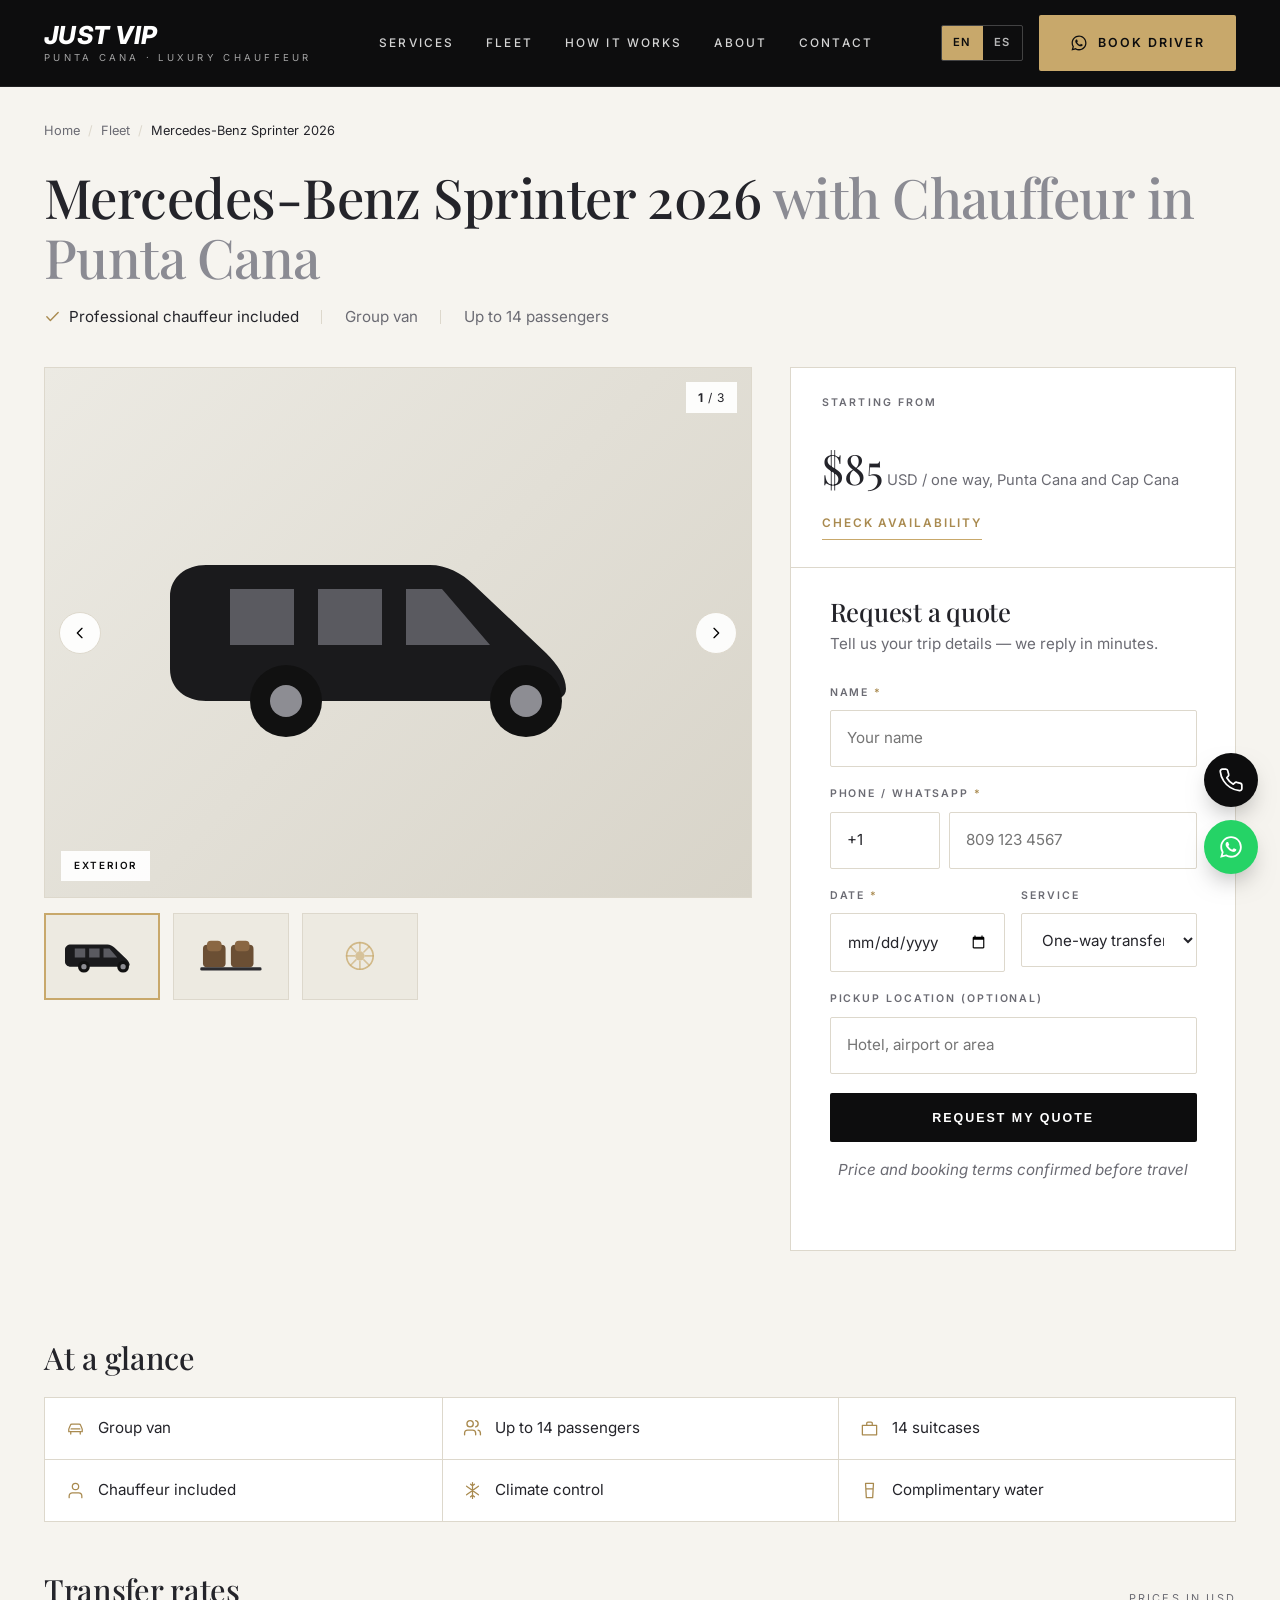
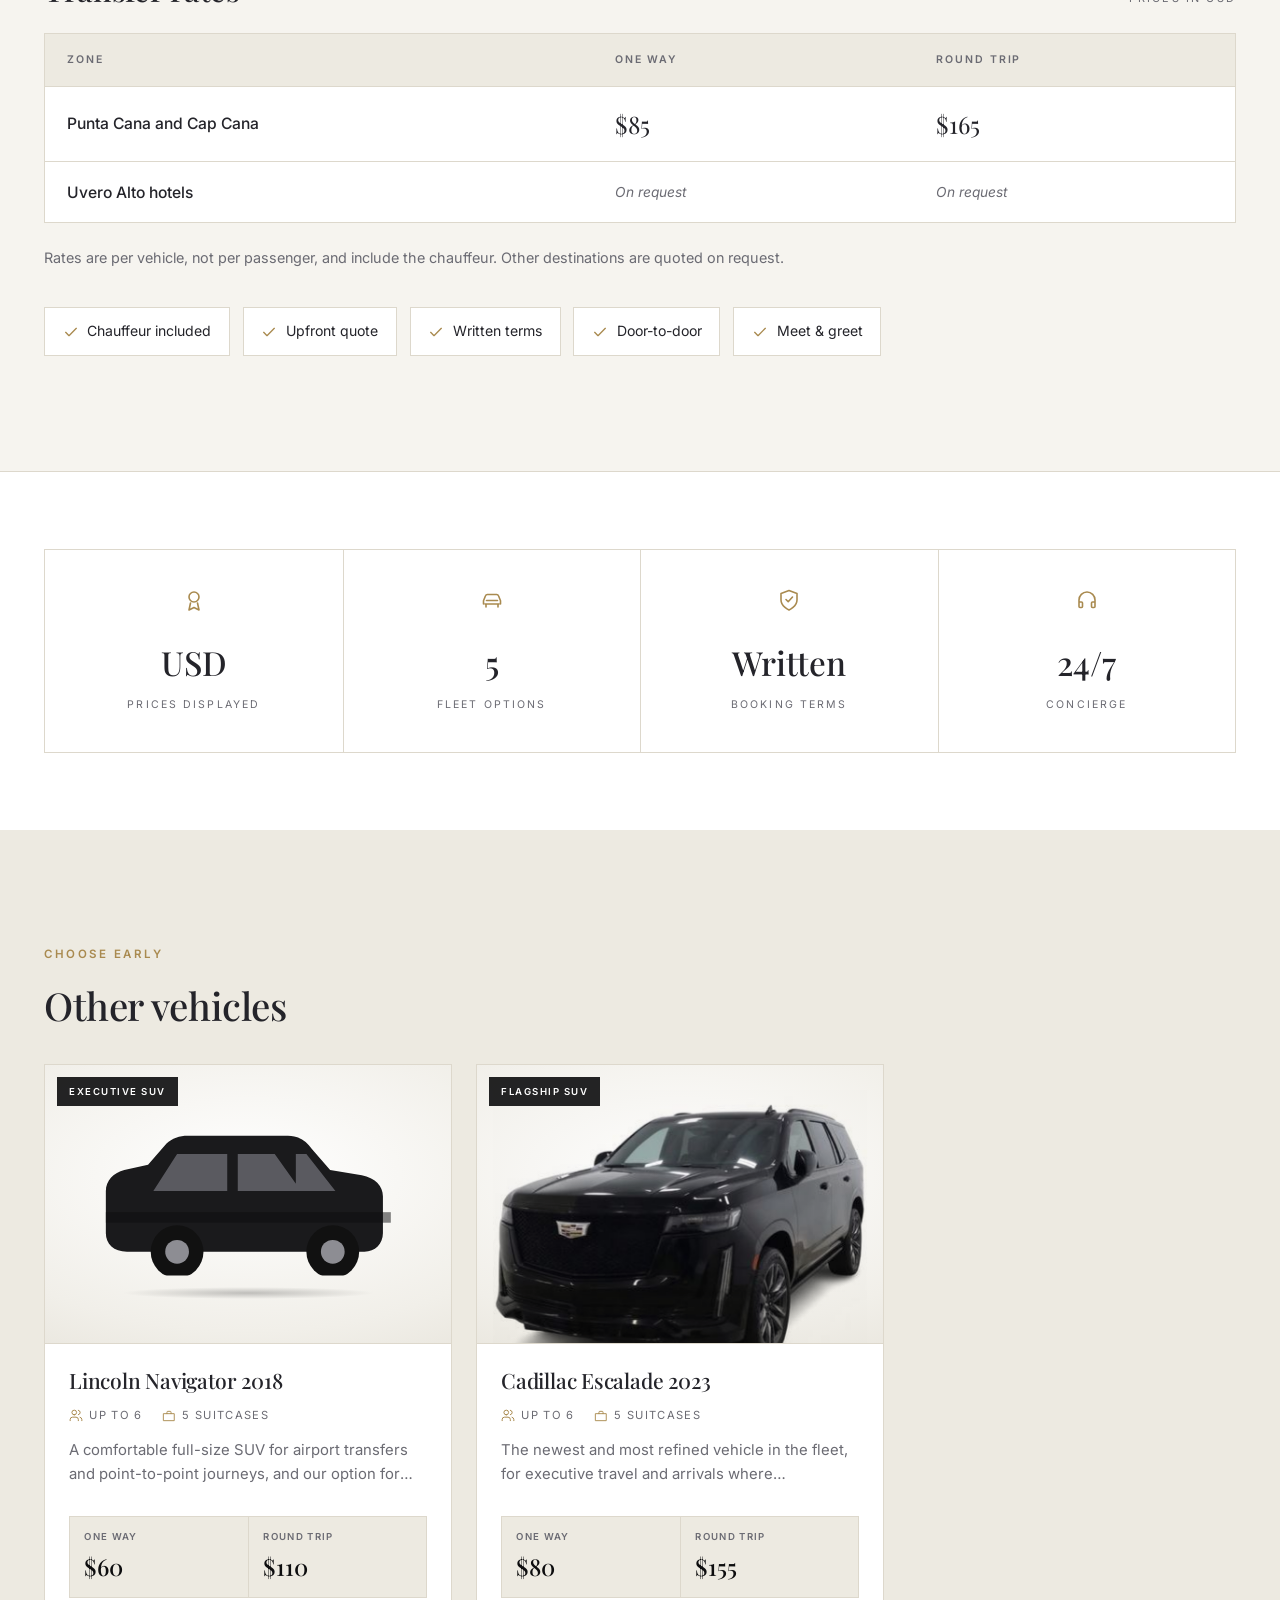
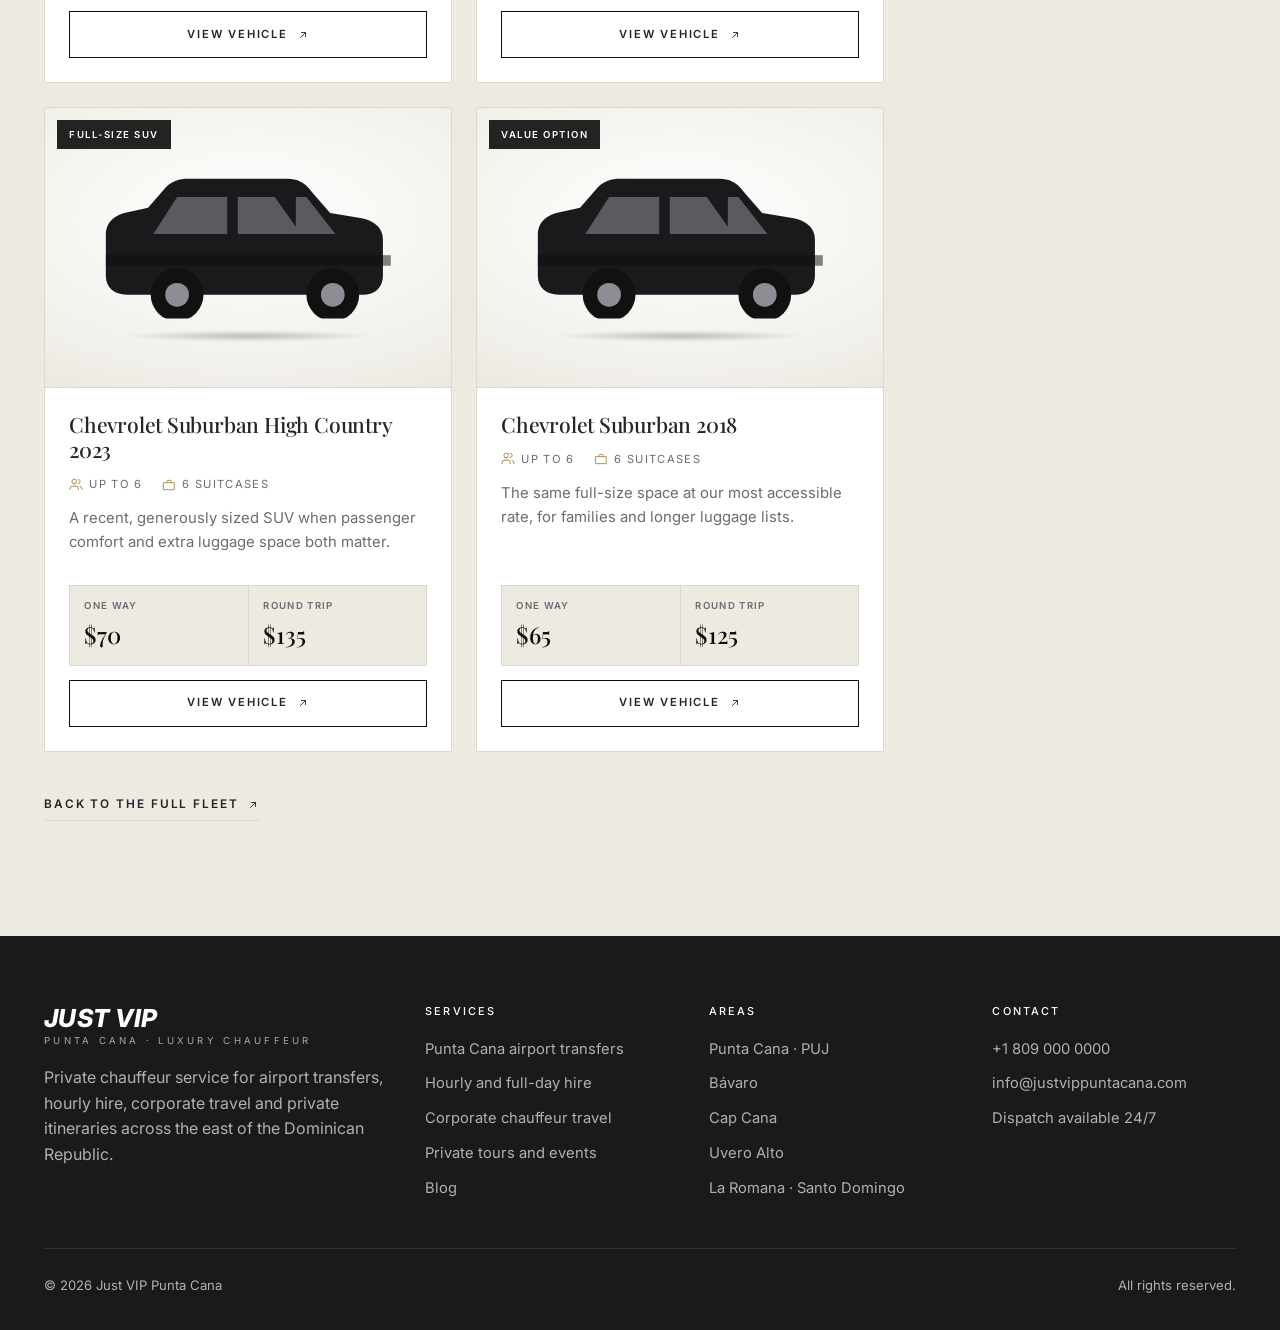
<file: fleet/mercedes-benz-sprinter-2026.html>
<!DOCTYPE html>
<html lang="en">
<head>
<meta charset="utf-8">
<meta name="viewport" content="width=device-width, initial-scale=1">
<title>Mercedes-Benz Sprinter 2026 with Chauffeur in Punta Cana | Just VIP Punta Cana</title>
<meta name="description" content="Book the Mercedes-Benz Sprinter 2026 with a professional chauffeur in Punta Cana. Private airport transfers from $85 USD one way in Punta Cana and Cap Cana, round trips, written terms and 24/7 dispatch.">
<link rel="canonical" href="https://justvippuntacana.com/fleet/mercedes-benz-sprinter-2026.html">
<link rel="preconnect" href="https://fonts.googleapis.com">
<link rel="preconnect" href="https://fonts.gstatic.com" crossorigin>
<link href="https://fonts.googleapis.com/css2?family=Inter:wght@400;500;600;700;800&family=Playfair+Display:ital,wght@0,400;0,500;1,400;1,500&display=swap" rel="stylesheet">
<link rel="stylesheet" href="../assets/css/styles.css">
<link rel="icon" href="data:image/svg+xml,<svg xmlns='http://www.w3.org/2000/svg' viewBox='0 0 100 100'><rect width='100' height='100' fill='%230d0d0e'/><text x='50' y='68' font-size='54' font-family='Georgia' font-style='italic' fill='%23c8a86b' text-anchor='middle'>V</text></svg>">
</head>
<body data-veh-key="fleet.c5.name">

<svg width="0" height="0" style="position:absolute" aria-hidden="true">
  <defs>
    <symbol id="i-wa" viewBox="0 0 24 24"><path fill="currentColor" d="M12.04 2C6.58 2 2.13 6.45 2.13 11.91c0 1.75.46 3.45 1.32 4.95L2 22l5.25-1.38a9.87 9.87 0 0 0 4.79 1.22h.01c5.46 0 9.91-4.45 9.91-9.91C21.96 6.45 17.5 2 12.04 2Zm0 18.15h-.01a8.2 8.2 0 0 1-4.19-1.15l-.3-.18-3.12.82.83-3.04-.2-.31a8.2 8.2 0 0 1-1.26-4.38c0-4.54 3.7-8.23 8.25-8.23 2.2 0 4.27.86 5.83 2.42a8.19 8.19 0 0 1 2.41 5.82c0 4.54-3.7 8.23-8.24 8.23Zm4.52-6.16c-.25-.13-1.47-.72-1.69-.81-.23-.08-.39-.12-.56.13-.16.24-.64.8-.79.97-.14.16-.29.18-.54.06-.25-.13-1.05-.39-2-1.23-.74-.66-1.24-1.47-1.38-1.72-.15-.25-.02-.38.11-.5.11-.11.25-.29.37-.43.13-.15.17-.25.25-.41.08-.17.04-.31-.02-.43-.06-.13-.56-1.35-.77-1.84-.2-.48-.4-.42-.55-.43h-.47c-.16 0-.43.06-.65.31-.22.25-.85.84-.85 2.04 0 1.2.87 2.36.99 2.52.12.17 1.71 2.61 4.14 3.66.58.25 1.03.4 1.38.51.58.19 1.11.16 1.53.1.47-.07 1.47-.6 1.67-1.18.21-.58.21-1.07.15-1.18-.06-.1-.23-.16-.48-.29Z"/></symbol>
    <symbol id="i-phone" viewBox="0 0 24 24"><path fill="none" stroke="currentColor" stroke-width="1.6" stroke-linecap="round" stroke-linejoin="round" d="M22 16.9v3a2 2 0 0 1-2.2 2 19.8 19.8 0 0 1-8.6-3.1 19.5 19.5 0 0 1-6-6A19.8 19.8 0 0 1 2.1 4.2 2 2 0 0 1 4.1 2h3a2 2 0 0 1 2 1.7c.1 1 .4 1.9.7 2.8a2 2 0 0 1-.5 2.1L8.1 9.9a16 16 0 0 0 6 6l1.3-1.3a2 2 0 0 1 2.1-.4c.9.3 1.8.6 2.8.7a2 2 0 0 1 1.7 2Z"/></symbol>
    <symbol id="i-check" viewBox="0 0 24 24"><path fill="none" stroke="currentColor" stroke-width="2" stroke-linecap="round" stroke-linejoin="round" d="m4 12.5 5 5L20 6.5"/></symbol>
    <symbol id="i-users" viewBox="0 0 24 24"><path fill="none" stroke="currentColor" stroke-width="1.7" stroke-linecap="round" stroke-linejoin="round" d="M16 20v-2a4 4 0 0 0-4-4H6a4 4 0 0 0-4 4v2M9 10a4 4 0 1 0 0-8 4 4 0 0 0 0 8Zm13 10v-2a4 4 0 0 0-3-3.9M16 2.1a4 4 0 0 1 0 7.8"/></symbol>
    <symbol id="i-bag" viewBox="0 0 24 24"><path fill="none" stroke="currentColor" stroke-width="1.7" stroke-linecap="round" stroke-linejoin="round" d="M3 7h18v14H3zM8 7V4h8v3M3 12h18"/></symbol>
    <symbol id="i-plane" viewBox="0 0 24 24"><path fill="none" stroke="currentColor" stroke-width="1.6" stroke-linecap="round" stroke-linejoin="round" d="M21 15.5 13.5 12V5.3a1.8 1.8 0 0 0-3.6 0V12L2.4 15.5v2.2l7.5-2.2v4.1l-2.2 1.5v1.4l3.9-1.1 3.9 1.1v-1.4l-2.2-1.5v-4.1l7.7 2.2z"/></symbol>
    <symbol id="i-clock" viewBox="0 0 24 24"><path fill="none" stroke="currentColor" stroke-width="1.6" stroke-linecap="round" stroke-linejoin="round" d="M12 21a9 9 0 1 0 0-18 9 9 0 0 0 0 18Zm0-13.5V12l3.5 2"/></symbol>
    <symbol id="i-case" viewBox="0 0 24 24"><path fill="none" stroke="currentColor" stroke-width="1.6" stroke-linecap="round" stroke-linejoin="round" d="M3 8h18v12H3zM8.5 8V5.5A1.5 1.5 0 0 1 10 4h4a1.5 1.5 0 0 1 1.5 1.5V8"/></symbol>
    <symbol id="i-palm" viewBox="0 0 24 24"><path fill="none" stroke="currentColor" stroke-width="1.6" stroke-linecap="round" stroke-linejoin="round" d="M12 8v13M12 8c0-2.5 2.5-4.5 6-4M12 8c0-2.5-2.5-4.5-6-4M12 8c2.5-1.5 5.5-1 7 1M12 8c-2.5-1.5-5.5-1-7 1M12 8a2 2 0 1 0 0-4 2 2 0 0 0 0 4Z"/></symbol>
    <symbol id="i-pin" viewBox="0 0 24 24"><path fill="none" stroke="currentColor" stroke-width="1.6" stroke-linecap="round" stroke-linejoin="round" d="M12 22s7-6 7-12a7 7 0 1 0-14 0c0 6 7 12 7 12Zm0-9.5a2.5 2.5 0 1 0 0-5 2.5 2.5 0 0 0 0 5Z"/></symbol>
    <symbol id="i-car" viewBox="0 0 24 24"><path fill="none" stroke="currentColor" stroke-width="1.6" stroke-linecap="round" stroke-linejoin="round" d="M5 16h14M3.5 16v-3.2l2-5A2 2 0 0 1 7.4 6.5h9.2a2 2 0 0 1 1.9 1.3l2 5V16M6 19v-3m12 3v-3M6.5 12.5h11"/></symbol>
    <symbol id="i-shield" viewBox="0 0 24 24"><path fill="none" stroke="currentColor" stroke-width="1.6" stroke-linecap="round" stroke-linejoin="round" d="M12 22s8-3.5 8-10V5.5L12 2.5 4 5.5V12c0 6.5 8 10 8 10Zm-3-10.5 2.2 2.2L15.5 9"/></symbol>
    <symbol id="i-mail" viewBox="0 0 24 24"><path fill="none" stroke="currentColor" stroke-width="1.6" stroke-linecap="round" stroke-linejoin="round" d="M3 6h18v12H3zM3 7l9 6 9-6"/></symbol>
    <symbol id="i-arrow" viewBox="0 0 24 24"><path fill="none" stroke="currentColor" stroke-width="1.8" stroke-linecap="round" stroke-linejoin="round" d="M7 17 17 7M9 7h8v8"/></symbol>
    <symbol id="i-sedan" viewBox="0 0 120 54"><path fill="#1a1a1c" d="M8 40c-3 0-5-2-5-5v-5c0-3 2-5 5-6l16-4 12-9c3-2 6-3 9-3h22c4 0 7 1 10 4l10 8 18 5c3 1 5 3 5 6v4c0 3-2 5-5 5H8Z"/><path fill="#5a5a60" d="M40 16h18v10H33l7-10Zm22 0h12l9 10H62V16Z"/><circle cx="32" cy="40" r="9" fill="#111"/><circle cx="32" cy="40" r="4" fill="#8d8d93"/><circle cx="90" cy="40" r="9" fill="#111"/><circle cx="90" cy="40" r="4" fill="#8d8d93"/></symbol>
    <symbol id="i-suv" viewBox="0 0 120 54"><path fill="#1a1a1c" d="M14 45c-5 0-8-3-8-7V22c0-4 3-7 7-8l9-2 7-8c2-2 5-3 8-3h38c4 0 7 2 9 5l7 8 12 2c5 1 8 4 8 8v14c0 4-3 7-7 7H14Z"/><path fill="#5a5a60" d="M33 8h19v14H24l9-14Zm23 0h14l10 14H56V8Zm22 0h4l11 14H78V8Z"/><rect x="6" y="30" width="108" height="4" fill="#0d0d0e" opacity=".5"/><circle cx="33" cy="45" r="10" fill="#111"/><circle cx="33" cy="45" r="4.5" fill="#8d8d93"/><circle cx="92" cy="45" r="10" fill="#111"/><circle cx="92" cy="45" r="4.5" fill="#8d8d93"/></symbol>
    <symbol id="i-van" viewBox="0 0 120 54"><path fill="#1a1a1c" d="M12 44c-5 0-9-3-9-8V18c0-5 4-8 9-8h56c4 0 8 2 11 5l18 17c3 3 5 6 5 9 0 2-2 3-5 3H12Z"/><path fill="#5a5a60" d="M18 16h16v14H18V16Zm22 0h16v14H40V16Zm22 0h9l12 14H62V16Z"/><circle cx="32" cy="44" r="9" fill="#111"/><circle cx="32" cy="44" r="4" fill="#8d8d93"/><circle cx="92" cy="44" r="9" fill="#111"/><circle cx="92" cy="44" r="4" fill="#8d8d93"/></symbol>
    <symbol id="i-user" viewBox="0 0 24 24"><path fill="none" stroke="currentColor" stroke-width="1.6" stroke-linecap="round" stroke-linejoin="round" d="M20 21v-2a4 4 0 0 0-4-4H8a4 4 0 0 0-4 4v2M12 11a4 4 0 1 0 0-8 4 4 0 0 0 0 8Z"/></symbol>
    <symbol id="i-snow" viewBox="0 0 24 24"><path fill="none" stroke="currentColor" stroke-width="1.6" stroke-linecap="round" stroke-linejoin="round" d="M12 2v20M4.5 6.5l15 11M19.5 6.5l-15 11M12 6l-2.5-2M12 6l2.5-2M12 18l-2.5 2M12 18l2.5 2"/></symbol>
    <symbol id="i-drink" viewBox="0 0 24 24"><path fill="none" stroke="currentColor" stroke-width="1.6" stroke-linecap="round" stroke-linejoin="round" d="M7 3h10l-1 18H8L7 3Zm.4 7h9.2"/></symbol>
    <symbol id="i-award" viewBox="0 0 24 24"><path fill="none" stroke="currentColor" stroke-width="1.6" stroke-linecap="round" stroke-linejoin="round" d="M12 14a5 5 0 1 0 0-10 5 5 0 0 0 0 10Zm-3.5 1L7 22l5-2.5L17 22l-1.5-7"/></symbol>
    <symbol id="i-headset" viewBox="0 0 24 24"><path fill="none" stroke="currentColor" stroke-width="1.6" stroke-linecap="round" stroke-linejoin="round" d="M4 15v-3a8 8 0 1 1 16 0v3M4 14h2.5a1 1 0 0 1 1 1v3.5a1 1 0 0 1-1 1H5a1 1 0 0 1-1-1V14Zm16 0h-2.5a1 1 0 0 0-1 1v3.5a1 1 0 0 0 1 1H19a1 1 0 0 0 1-1V14Z"/></symbol>
    <symbol id="i-chev" viewBox="0 0 24 24"><path fill="none" stroke="currentColor" stroke-width="2" stroke-linecap="round" stroke-linejoin="round" d="m15 5-7 7 7 7"/></symbol>
    <symbol id="i-seat" viewBox="0 0 120 54"><rect x="18" y="10" width="34" height="34" rx="6" fill="#6b4f34"/><rect x="24" y="4" width="22" height="16" rx="6" fill="#8a6743"/><rect x="60" y="10" width="34" height="34" rx="6" fill="#6b4f34"/><rect x="66" y="4" width="22" height="16" rx="6" fill="#8a6743"/><rect x="14" y="44" width="92" height="5" rx="2" fill="#2c2c30"/></symbol>
    <symbol id="i-detail" viewBox="0 0 120 54"><circle cx="60" cy="27" r="20" fill="none" stroke="rgba(200,168,107,.75)" stroke-width="2.5"/><circle cx="60" cy="27" r="7" fill="rgba(200,168,107,.6)"/><path d="M60 7v12M60 35v12M40 27h12M68 27h12M46 13l8 8M74 41l-8-8M46 41l8-8M74 13l-8 8" stroke="rgba(200,168,107,.6)" stroke-width="2.5" stroke-linecap="round"/></symbol>
    <symbol id="i-palms-art" viewBox="0 0 400 300">
      <g fill="none" stroke="rgba(200,168,107,.45)" stroke-width="2.5" stroke-linecap="round">
        <path d="M150 300V120M150 120c-14-34-58-46-92-34M150 120c-30-24-74-16-96 12M150 120c14-38 58-52 94-38M150 120c32-26 78-18 100 12"/>
        <path d="M262 300V165M262 165c-10-25-42-34-68-25M262 165c10-28 42-38 70-28M262 165c-22-18-54-12-70 9M262 165c24-20 58-14 74 8"/>
      </g>
      <circle cx="150" cy="112" r="7" fill="rgba(200,168,107,.5)"/>
      <circle cx="262" cy="158" r="5.5" fill="rgba(200,168,107,.5)"/>
      <path d="M0 300h400" stroke="rgba(200,168,107,.25)" stroke-width="2"/>
    </symbol>
  </defs>
</svg>

<header class="site-header">
  <div class="wrap">
    <a class="brand" href="../index.html">
      <strong>JUST VIP</strong>
      <span data-i18n="brand.tagline">Punta Cana · Luxury Chauffeur</span>
    </a>

    <nav class="nav" id="nav">
      <a href="../index.html#services" data-i18n="nav.services">Services</a>
      <a href="../index.html#fleet" data-i18n="nav.fleet">Fleet</a>
      <a href="../index.html#how" data-i18n="nav.how">How it works</a>
      <a href="../index.html#why" data-i18n="nav.why">About</a>
      <a href="#quote" data-i18n="nav.contact">Contact</a>
    </nav>

    <div class="header-actions">
      <div class="lang-switch" role="group" aria-label="Language / Idioma">
        <button type="button" data-lang="en" aria-pressed="true">EN</button>
        <button type="button" data-lang="es" aria-pressed="false">ES</button>
      </div>
      <a class="btn btn--gold" data-wa href="#quote">
        <svg aria-hidden="true"><use href="#i-wa"></use></svg>
        <span data-i18n="cta.book">Book driver</span>
      </a>
      <button class="nav-toggle" type="button" aria-label="Menu" aria-expanded="false">
        <span></span><span></span><span></span>
      </button>
    </div>
  </div>
</header>

<main class="page">
  <div class="wrap">
    <nav class="breadcrumb" aria-label="Breadcrumb">
      <a href="../index.html" data-i18n="veh.home">Home</a>
      <span class="sep">/</span>
      <a href="../index.html#fleet" data-i18n="veh.fleet">Fleet</a>
      <span class="sep">/</span>
      <span aria-current="page" data-i18n="fleet.c5.name">Mercedes-Benz Sprinter 2026</span>
    </nav>

    <div class="veh-head">
      <h1><span data-i18n="fleet.c5.name">Mercedes-Benz Sprinter 2026</span> <span class="muted" data-i18n="veh.h1suffix">with Chauffeur in Punta Cana</span></h1>
      <div class="veh-facts">
        <span class="ok"><svg aria-hidden="true"><use href="#i-check"></use></svg><span data-i18n="veh.included">Professional chauffeur included</span></span>
        <span class="sep"></span>
        <span data-i18n="veh.cls.van"></span>
        <span class="sep"></span>
        <span><span data-i18n="fleet.c5.pax"></span> <span data-i18n="veh.paxSuffix">passengers</span></span>
      </div>
    </div>

    <div class="veh-layout">
      <!-- gallery -->
      <div class="gallery" id="gallery">
        <div class="gallery-stage">
          <span class="gallery-count"><b data-gallery-current>1</b> / 3</span>
          <button class="gallery-nav gallery-nav--prev" type="button" data-gallery-prev aria-label="Previous image">
            <svg aria-hidden="true"><use href="#i-chev"></use></svg>
          </button>
          <button class="gallery-nav gallery-nav--next" type="button" data-gallery-next aria-label="Next image">
            <svg aria-hidden="true"><use href="#i-chev"></use></svg>
          </button>
          <div class="slide slide--a" data-active="true">
            <svg viewBox="0 0 120 54" aria-hidden="true"><use href="#i-van"></use></svg>
            <span class="slide-label" data-i18n="veh.g1">Exterior</span>
          </div>
          <div class="slide slide--b">
            <svg viewBox="0 0 120 54" aria-hidden="true"><use href="#i-seat"></use></svg>
            <span class="slide-label" data-i18n="veh.g2">Interior</span>
          </div>
          <div class="slide slide--c">
            <svg viewBox="0 0 120 54" aria-hidden="true"><use href="#i-detail"></use></svg>
            <span class="slide-label" data-i18n="veh.g3">Detail</span>
          </div>
        </div>
        <div class="thumbs">
          <button class="thumb slide--a" type="button" data-gallery-thumb="0" aria-current="true" aria-label="Exterior">
            <svg viewBox="0 0 120 54" aria-hidden="true"><use href="#i-van"></use></svg>
          </button>
          <button class="thumb slide--b" type="button" data-gallery-thumb="1" aria-label="Interior">
            <svg viewBox="0 0 120 54" aria-hidden="true"><use href="#i-seat"></use></svg>
          </button>
          <button class="thumb slide--c" type="button" data-gallery-thumb="2" aria-label="Detail">
            <svg viewBox="0 0 120 54" aria-hidden="true"><use href="#i-detail"></use></svg>
          </button>
        </div>
      </div>

      <!-- booking card -->
      <div class="booking-card" id="quote">
        <div class="booking-price">
          <span class="label" data-i18n="veh.startingFrom">Starting from</span>
          <span><span class="amount">$85</span> <span class="unit" data-i18n="veh.perTransfer">USD / one way in Punta Cana</span></span>
          <a class="link-arrow" data-wa href="#quote-form"><span data-i18n="cta.check">Check availability</span></a>
        </div>

        <form class="form-card" id="quote-form" novalidate>
          <h3 data-i18n="form.title">Request a quote</h3>
          <p data-i18n="form.sub">Tell us your trip details — we reply in minutes.</p>

          <div class="field">
            <label for="f-name"><span data-i18n="form.name">Name</span> <span class="req">*</span></label>
            <input id="f-name" name="name" type="text" required data-i18n-placeholder="form.namePh" placeholder="Your name">
          </div>

          <div class="field">
            <label for="f-phone"><span data-i18n="form.phone">Phone / WhatsApp</span> <span class="req">*</span></label>
            <div class="phone-row">
              <input id="f-code" name="code" type="text" value="+1" aria-label="Country code">
              <input id="f-phone" name="phone" type="tel" required placeholder="809 123 4567">
            </div>
          </div>

          <div class="field field-row">
            <div>
              <label for="f-date"><span data-i18n="form.date">Date</span> <span class="req">*</span></label>
              <input id="f-date" name="date" type="date" required>
            </div>
            <div>
              <label for="f-package" data-i18n="form.package">Service</label>
              <select id="f-package" name="package">
                <option data-i18n="form.pkg1">Airport transfer (PUJ)</option>
                <option data-i18n="form.pkg2">Hourly hire (3 / 5 / 8 h)</option>
                <option data-i18n="form.pkg3">Corporate travel</option>
                <option data-i18n="form.pkg4">Private tour or event</option>
              </select>
            </div>
          </div>

          <div class="field">
            <label for="f-pickup"><span data-i18n="form.pickup">Pickup location</span> <span data-i18n="form.optional">(optional)</span></label>
            <input id="f-pickup" name="pickup" type="text" data-i18n-placeholder="form.pickupPh" placeholder="Hotel, airport or area">
          </div>

          <button class="btn btn--dark" type="submit" data-i18n="form.submit">Request my quote</button>
          <p class="form-note" data-i18n="form.disclaimer">Price and booking terms confirmed before travel</p>
          <p class="form-status" id="form-status" role="status" aria-live="polite"></p>
        </form>
      </div>
    </div>
  </div>

  <!-- at a glance + packages -->
  <section class="section" style="padding-top:0">
    <div class="wrap">
      <h2 style="font-size:clamp(1.5rem,2.4vw,2rem);margin-bottom:1.4rem" data-i18n="veh.glance">At a glance</h2>
      <div class="glance-grid">
        <div><svg aria-hidden="true"><use href="#i-car"></use></svg><span data-i18n="veh.cls.van"></span></div>
        <div><svg aria-hidden="true"><use href="#i-users"></use></svg><span><span data-i18n="fleet.c5.pax"></span> <span data-i18n="veh.paxSuffix">passengers</span></span></div>
        <div><svg aria-hidden="true"><use href="#i-case"></use></svg><span data-i18n="fleet.c5.bags"></span></div>
        <div><svg aria-hidden="true"><use href="#i-user"></use></svg><span data-i18n="veh.gl.chauffeur">Chauffeur included</span></div>
        <div><svg aria-hidden="true"><use href="#i-snow"></use></svg><span data-i18n="veh.gl.climate">Climate control</span></div>
        <div><svg aria-hidden="true"><use href="#i-drink"></use></svg><span data-i18n="veh.gl.water">Complimentary water</span></div>
      </div>

      <div style="margin-top:3.2rem">
        <div class="pkg-head">
          <h2 style="font-size:clamp(1.5rem,2.4vw,2rem)" data-i18n="veh.rates">Transfer rates</h2>
          <span data-i18n="veh.pricesIn">Prices in USD</span>
        </div>
        <table class="rate-table">
          <thead>
            <tr>
              <th scope="col" data-i18n="veh.zone">Zone</th>
              <th scope="col" data-i18n="veh.oneWay">One way</th>
              <th scope="col" data-i18n="veh.roundTrip">Round trip</th>
            </tr>
          </thead>
          <tbody>
          <tr>
            <th scope="row" data-i18n="veh.zonePC"></th>
            <td><span class="rate">$85</span></td>
            <td><span class="rate">$165</span></td>
          </tr>
          <tr>
            <th scope="row" data-i18n="veh.zoneUA"></th>
            <td><span class="rate rate--ask" data-i18n="veh.onRequest">On request</span></td>
            <td><span class="rate rate--ask" data-i18n="veh.onRequest">On request</span></td>
          </tr>
          </tbody>
        </table>
        <p class="pkg-note" data-i18n="veh.rateNote">Rates are per vehicle, not per passenger, and include the chauffeur. Other destinations are quoted on request.</p>

        <div class="chips">
          <span class="chip"><svg aria-hidden="true"><use href="#i-check"></use></svg><span data-i18n="veh.chip1">Chauffeur included</span></span>
          <span class="chip"><svg aria-hidden="true"><use href="#i-check"></use></svg><span data-i18n="veh.chip2">Upfront quote</span></span>
          <span class="chip"><svg aria-hidden="true"><use href="#i-check"></use></svg><span data-i18n="veh.chip3">Written terms</span></span>
          <span class="chip"><svg aria-hidden="true"><use href="#i-check"></use></svg><span data-i18n="veh.chip4">Door-to-door</span></span>
          <span class="chip"><svg aria-hidden="true"><use href="#i-check"></use></svg><span data-i18n="veh.chip5">Meet &amp; greet</span></span>
        </div>
      </div>
    </div>
  </section>

  <!-- trust band -->
  <section class="trust">
    <div class="wrap">
      <div class="trust-grid">
        <div><svg aria-hidden="true"><use href="#i-award"></use></svg><b>USD</b><span data-i18n="veh.t1">Prices displayed</span></div>
        <div><svg aria-hidden="true"><use href="#i-car"></use></svg><b data-i18n="veh.t2v">3</b><span data-i18n="veh.t2">Fleet options</span></div>
        <div><svg aria-hidden="true"><use href="#i-shield"></use></svg><b data-i18n="veh.t3v">Written</b><span data-i18n="veh.t3">Booking terms</span></div>
        <div><svg aria-hidden="true"><use href="#i-headset"></use></svg><b>24/7</b><span data-i18n="veh.t4">Concierge</span></div>
      </div>
    </div>
  </section>

  <!-- other vehicles -->
  <section class="section section--tint">
    <div class="wrap">
      <p class="eyebrow" data-i18n="fleet.eyebrow">Choose early</p>
      <h2 style="font-size:clamp(1.7rem,3vw,2.4rem);margin-bottom:2.4rem" data-i18n="veh.otherTitle">Other vehicles</h2>
      <div class="fleet-grid fleet-grid--two">
        <article class="card reveal" data-seats="6">
          <a class="card-link" href="lincoln-navigator-2018.html">
            <div class="card-media">
              <span class="badge" data-i18n="fleet.c1.badge"></span>
              <svg class="veh" viewBox="0 0 120 54" aria-hidden="true"><use href="#i-suv"></use></svg>
            </div>
            <div class="card-body">
              <h3 data-i18n="fleet.c1.name">Lincoln Navigator 2018</h3>
              <div class="specs">
                <span><svg aria-hidden="true"><use href="#i-users"></use></svg><span data-i18n="fleet.c1.pax"></span></span>
                <span><svg aria-hidden="true"><use href="#i-case"></use></svg><span data-i18n="fleet.c1.bags"></span></span>
              </div>
              <p class="card-text" data-i18n="fleet.c1.text"></p>
              <div class="card-rates">
                <div>
                  <span data-i18n="veh.oneWay"></span>
                  <b>$60</b>
                </div>
                <div>
                  <span data-i18n="veh.roundTrip"></span>
                  <b>$110</b>
                </div>
              </div>
              <span class="card-cta">
                <span data-i18n="cta.view"></span>
                <svg aria-hidden="true" width="12" height="12"><use href="#i-arrow"></use></svg>
              </span>
            </div>
          </a>
        </article>
        <article class="card reveal" data-seats="6">
          <a class="card-link" href="cadillac-escalade-2023.html">
            <div class="card-media">
              <span class="badge" data-i18n="fleet.c2.badge"></span>
              <img class="veh-photo" src="../assets/img/fleet/escalade-1-exterior-thumb.jpg" alt="Cadillac Escalade 2023 exterior" loading="lazy" decoding="async">
            </div>
            <div class="card-body">
              <h3 data-i18n="fleet.c2.name">Cadillac Escalade 2023</h3>
              <div class="specs">
                <span><svg aria-hidden="true"><use href="#i-users"></use></svg><span data-i18n="fleet.c2.pax"></span></span>
                <span><svg aria-hidden="true"><use href="#i-case"></use></svg><span data-i18n="fleet.c2.bags"></span></span>
              </div>
              <p class="card-text" data-i18n="fleet.c2.text"></p>
              <div class="card-rates">
                <div>
                  <span data-i18n="veh.oneWay"></span>
                  <b>$80</b>
                </div>
                <div>
                  <span data-i18n="veh.roundTrip"></span>
                  <b>$155</b>
                </div>
              </div>
              <span class="card-cta">
                <span data-i18n="cta.view"></span>
                <svg aria-hidden="true" width="12" height="12"><use href="#i-arrow"></use></svg>
              </span>
            </div>
          </a>
        </article>
        <article class="card reveal" data-seats="6">
          <a class="card-link" href="chevrolet-suburban-high-country-2023.html">
            <div class="card-media">
              <span class="badge" data-i18n="fleet.c3.badge"></span>
              <svg class="veh" viewBox="0 0 120 54" aria-hidden="true"><use href="#i-suv"></use></svg>
            </div>
            <div class="card-body">
              <h3 data-i18n="fleet.c3.name">Chevrolet Suburban High Country 2023</h3>
              <div class="specs">
                <span><svg aria-hidden="true"><use href="#i-users"></use></svg><span data-i18n="fleet.c3.pax"></span></span>
                <span><svg aria-hidden="true"><use href="#i-case"></use></svg><span data-i18n="fleet.c3.bags"></span></span>
              </div>
              <p class="card-text" data-i18n="fleet.c3.text"></p>
              <div class="card-rates">
                <div>
                  <span data-i18n="veh.oneWay"></span>
                  <b>$70</b>
                </div>
                <div>
                  <span data-i18n="veh.roundTrip"></span>
                  <b>$135</b>
                </div>
              </div>
              <span class="card-cta">
                <span data-i18n="cta.view"></span>
                <svg aria-hidden="true" width="12" height="12"><use href="#i-arrow"></use></svg>
              </span>
            </div>
          </a>
        </article>
        <article class="card reveal" data-seats="6">
          <a class="card-link" href="chevrolet-suburban-2018.html">
            <div class="card-media">
              <span class="badge" data-i18n="fleet.c4.badge"></span>
              <svg class="veh" viewBox="0 0 120 54" aria-hidden="true"><use href="#i-suv"></use></svg>
            </div>
            <div class="card-body">
              <h3 data-i18n="fleet.c4.name">Chevrolet Suburban 2018</h3>
              <div class="specs">
                <span><svg aria-hidden="true"><use href="#i-users"></use></svg><span data-i18n="fleet.c4.pax"></span></span>
                <span><svg aria-hidden="true"><use href="#i-case"></use></svg><span data-i18n="fleet.c4.bags"></span></span>
              </div>
              <p class="card-text" data-i18n="fleet.c4.text"></p>
              <div class="card-rates">
                <div>
                  <span data-i18n="veh.oneWay"></span>
                  <b>$65</b>
                </div>
                <div>
                  <span data-i18n="veh.roundTrip"></span>
                  <b>$125</b>
                </div>
              </div>
              <span class="card-cta">
                <span data-i18n="cta.view"></span>
                <svg aria-hidden="true" width="12" height="12"><use href="#i-arrow"></use></svg>
              </span>
            </div>
          </a>
        </article>
      </div>
      <p style="margin-top:2.4rem">
        <a class="link-arrow" href="../index.html#fleet"><span data-i18n="veh.back">Back to the full fleet</span><svg aria-hidden="true" width="12" height="12"><use href="#i-arrow"></use></svg></a>
      </p>
    </div>
  </section>
</main>

<footer class="site-footer">
  <div class="wrap">
    <div class="footer-grid">
      <div>
        <div class="brand">
          <strong>JUST VIP</strong>
          <span data-i18n="brand.tagline">Punta Cana · Luxury Chauffeur</span>
        </div>
        <p data-i18n="footer.blurb"></p>
      </div>
      <div>
        <h4 data-i18n="footer.services">Services</h4>
        <ul>
          <li><a href="../index.html#services" data-i18n="services.s1.title"></a></li>
          <li><a href="../index.html#services" data-i18n="services.s2.title"></a></li>
          <li><a href="../index.html#services" data-i18n="services.s3.title"></a></li>
          <li><a href="../index.html#services" data-i18n="services.s4.title"></a></li>
          <li><a href="../blog/" data-href-es="../es/blog/" data-i18n="footer.blog">Blog</a></li>
        </ul>
      </div>
      <div>
        <h4 data-i18n="footer.areas">Areas</h4>
        <ul>
          <li>Punta Cana · PUJ</li>
          <li>Bávaro</li>
          <li>Cap Cana</li>
          <li>Uvero Alto</li>
          <li>La Romana · Santo Domingo</li>
        </ul>
      </div>
      <div>
        <h4 data-i18n="footer.contact">Contact</h4>
        <ul>
          <li><a data-wa href="#" data-phone>+1 809 000 0000</a></li>
          <li><a href="mailto:info@justvippuntacana.com">info@justvippuntacana.com</a></li>
          <li data-i18n="footer.hours">Dispatch available 24/7</li>
        </ul>
      </div>
    </div>
    <div class="footer-bottom">
      <span>© <span id="year">2026</span> Just VIP Punta Cana</span>
      <span data-i18n="footer.rights">All rights reserved.</span>
    </div>
  </div>
</footer>

<div class="floats">
  <a class="float float--call" data-tel href="#quote" aria-label="Call"><svg aria-hidden="true"><use href="#i-phone"></use></svg></a>
  <a class="float float--wa" data-wa href="#quote" aria-label="WhatsApp"><svg aria-hidden="true"><use href="#i-wa"></use></svg></a>
</div>

<script src="../assets/js/i18n.js"></script>
<script src="../assets/js/main.js"></script>
</body>
</html>
</file>
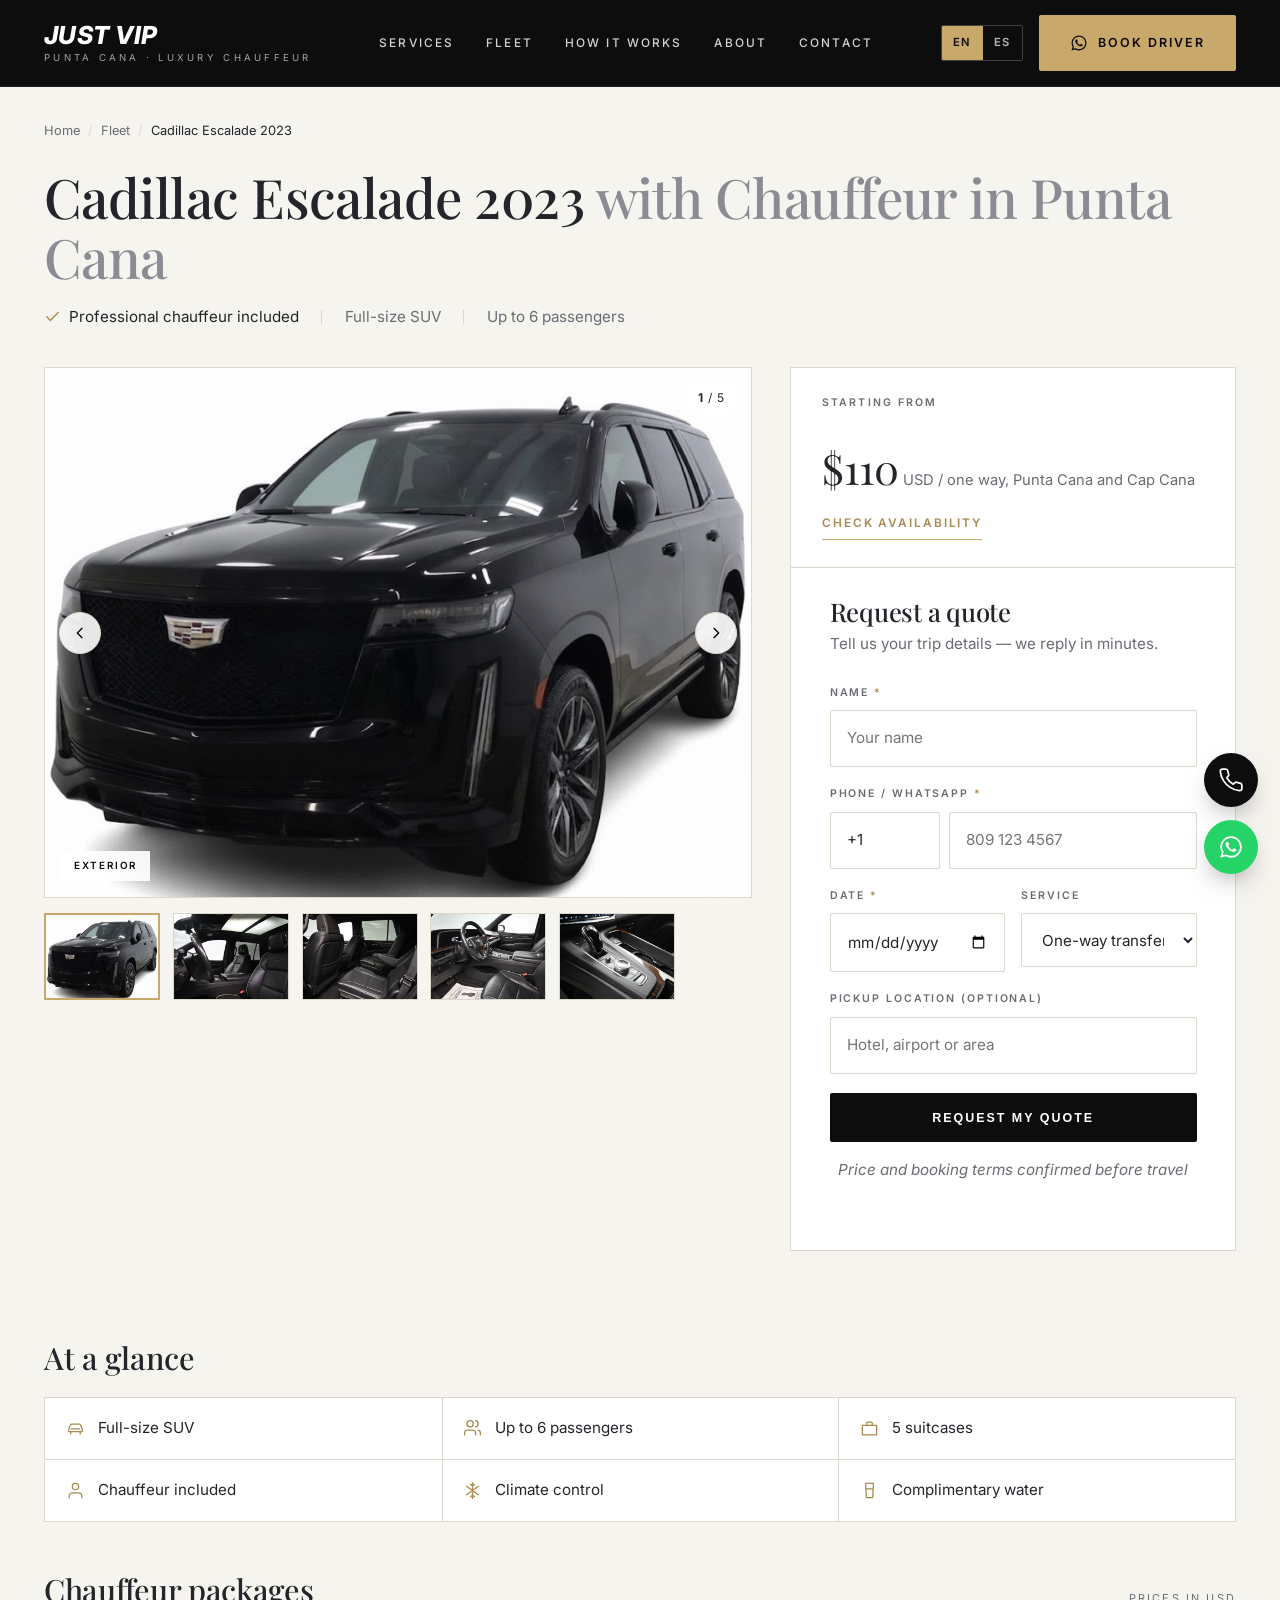
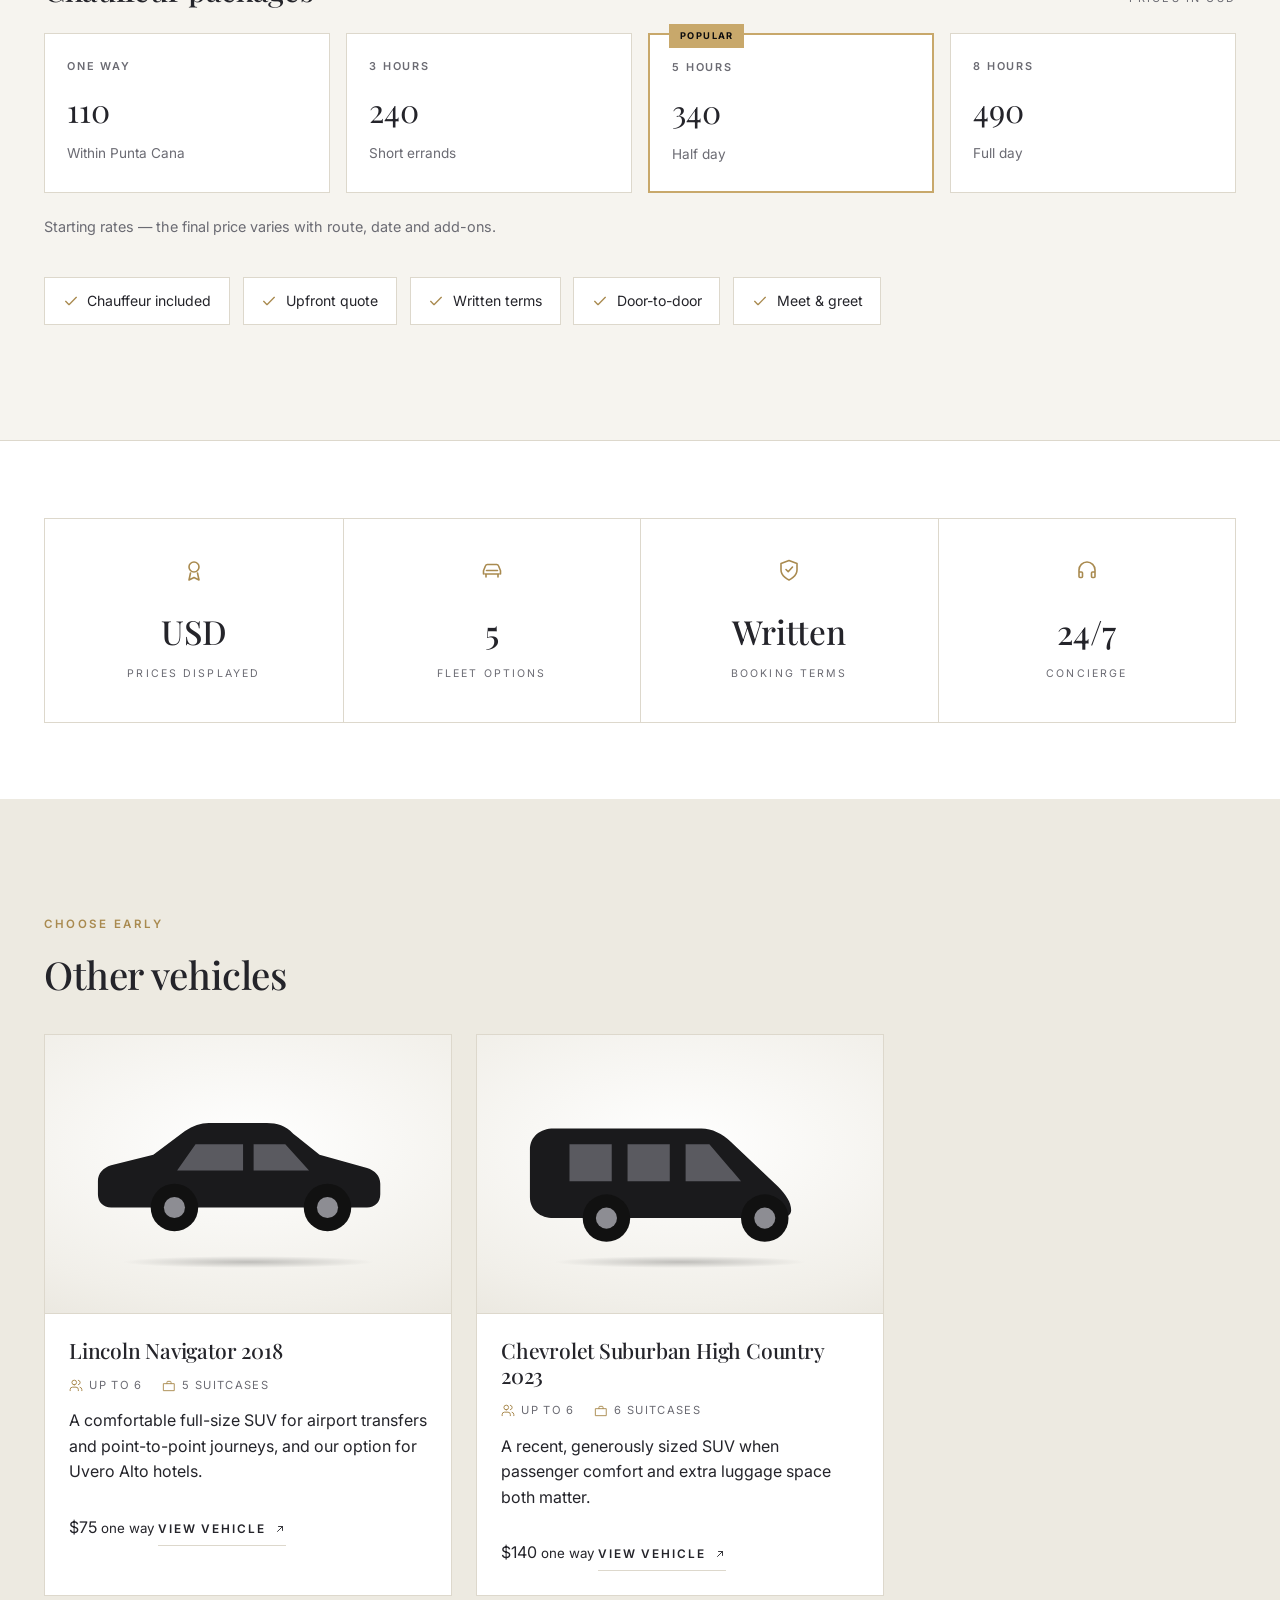
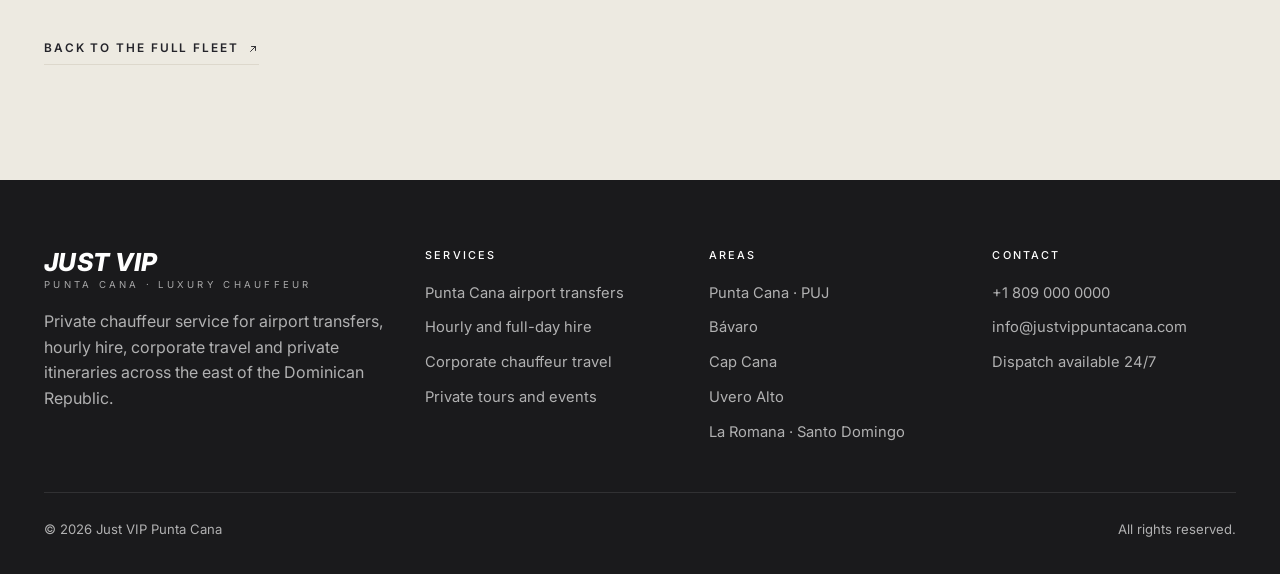
<file: fleet/premium-suv.html>
<!DOCTYPE html>
<html lang="en">
<head>
<meta charset="utf-8">
<meta name="viewport" content="width=device-width, initial-scale=1">
<title>Cadillac Escalade 2023 with Chauffeur in Punta Cana | Just VIP Punta Cana</title>
<meta name="description" content="Book the Cadillac Escalade 2023 with a professional chauffeur in Punta Cana. Airport transfers from $110 USD, hourly packages, written terms and 24/7 dispatch.">
<link rel="canonical" href="https://justvippuntacana.com/fleet/premium-suv.html">
<link rel="preconnect" href="https://fonts.googleapis.com">
<link rel="preconnect" href="https://fonts.gstatic.com" crossorigin>
<link href="https://fonts.googleapis.com/css2?family=Inter:wght@400;500;600;700;800&family=Playfair+Display:ital,wght@0,400;0,500;1,400;1,500&display=swap" rel="stylesheet">
<link rel="stylesheet" href="../assets/css/styles.css">
<link rel="icon" href="data:image/svg+xml,<svg xmlns='http://www.w3.org/2000/svg' viewBox='0 0 100 100'><rect width='100' height='100' fill='%230d0d0e'/><text x='50' y='68' font-size='54' font-family='Georgia' font-style='italic' fill='%23c8a86b' text-anchor='middle'>V</text></svg>">
</head>
<body data-veh-key="fleet.c2.name">

<svg width="0" height="0" style="position:absolute" aria-hidden="true">
  <defs>
    <symbol id="i-wa" viewBox="0 0 24 24"><path fill="currentColor" d="M12.04 2C6.58 2 2.13 6.45 2.13 11.91c0 1.75.46 3.45 1.32 4.95L2 22l5.25-1.38a9.87 9.87 0 0 0 4.79 1.22h.01c5.46 0 9.91-4.45 9.91-9.91C21.96 6.45 17.5 2 12.04 2Zm0 18.15h-.01a8.2 8.2 0 0 1-4.19-1.15l-.3-.18-3.12.82.83-3.04-.2-.31a8.2 8.2 0 0 1-1.26-4.38c0-4.54 3.7-8.23 8.25-8.23 2.2 0 4.27.86 5.83 2.42a8.19 8.19 0 0 1 2.41 5.82c0 4.54-3.7 8.23-8.24 8.23Zm4.52-6.16c-.25-.13-1.47-.72-1.69-.81-.23-.08-.39-.12-.56.13-.16.24-.64.8-.79.97-.14.16-.29.18-.54.06-.25-.13-1.05-.39-2-1.23-.74-.66-1.24-1.47-1.38-1.72-.15-.25-.02-.38.11-.5.11-.11.25-.29.37-.43.13-.15.17-.25.25-.41.08-.17.04-.31-.02-.43-.06-.13-.56-1.35-.77-1.84-.2-.48-.4-.42-.55-.43h-.47c-.16 0-.43.06-.65.31-.22.25-.85.84-.85 2.04 0 1.2.87 2.36.99 2.52.12.17 1.71 2.61 4.14 3.66.58.25 1.03.4 1.38.51.58.19 1.11.16 1.53.1.47-.07 1.47-.6 1.67-1.18.21-.58.21-1.07.15-1.18-.06-.1-.23-.16-.48-.29Z"/></symbol>
    <symbol id="i-phone" viewBox="0 0 24 24"><path fill="none" stroke="currentColor" stroke-width="1.6" stroke-linecap="round" stroke-linejoin="round" d="M22 16.9v3a2 2 0 0 1-2.2 2 19.8 19.8 0 0 1-8.6-3.1 19.5 19.5 0 0 1-6-6A19.8 19.8 0 0 1 2.1 4.2 2 2 0 0 1 4.1 2h3a2 2 0 0 1 2 1.7c.1 1 .4 1.9.7 2.8a2 2 0 0 1-.5 2.1L8.1 9.9a16 16 0 0 0 6 6l1.3-1.3a2 2 0 0 1 2.1-.4c.9.3 1.8.6 2.8.7a2 2 0 0 1 1.7 2Z"/></symbol>
    <symbol id="i-check" viewBox="0 0 24 24"><path fill="none" stroke="currentColor" stroke-width="2" stroke-linecap="round" stroke-linejoin="round" d="m4 12.5 5 5L20 6.5"/></symbol>
    <symbol id="i-users" viewBox="0 0 24 24"><path fill="none" stroke="currentColor" stroke-width="1.7" stroke-linecap="round" stroke-linejoin="round" d="M16 20v-2a4 4 0 0 0-4-4H6a4 4 0 0 0-4 4v2M9 10a4 4 0 1 0 0-8 4 4 0 0 0 0 8Zm13 10v-2a4 4 0 0 0-3-3.9M16 2.1a4 4 0 0 1 0 7.8"/></symbol>
    <symbol id="i-bag" viewBox="0 0 24 24"><path fill="none" stroke="currentColor" stroke-width="1.7" stroke-linecap="round" stroke-linejoin="round" d="M3 7h18v14H3zM8 7V4h8v3M3 12h18"/></symbol>
    <symbol id="i-plane" viewBox="0 0 24 24"><path fill="none" stroke="currentColor" stroke-width="1.6" stroke-linecap="round" stroke-linejoin="round" d="M21 15.5 13.5 12V5.3a1.8 1.8 0 0 0-3.6 0V12L2.4 15.5v2.2l7.5-2.2v4.1l-2.2 1.5v1.4l3.9-1.1 3.9 1.1v-1.4l-2.2-1.5v-4.1l7.7 2.2z"/></symbol>
    <symbol id="i-clock" viewBox="0 0 24 24"><path fill="none" stroke="currentColor" stroke-width="1.6" stroke-linecap="round" stroke-linejoin="round" d="M12 21a9 9 0 1 0 0-18 9 9 0 0 0 0 18Zm0-13.5V12l3.5 2"/></symbol>
    <symbol id="i-case" viewBox="0 0 24 24"><path fill="none" stroke="currentColor" stroke-width="1.6" stroke-linecap="round" stroke-linejoin="round" d="M3 8h18v12H3zM8.5 8V5.5A1.5 1.5 0 0 1 10 4h4a1.5 1.5 0 0 1 1.5 1.5V8"/></symbol>
    <symbol id="i-palm" viewBox="0 0 24 24"><path fill="none" stroke="currentColor" stroke-width="1.6" stroke-linecap="round" stroke-linejoin="round" d="M12 8v13M12 8c0-2.5 2.5-4.5 6-4M12 8c0-2.5-2.5-4.5-6-4M12 8c2.5-1.5 5.5-1 7 1M12 8c-2.5-1.5-5.5-1-7 1M12 8a2 2 0 1 0 0-4 2 2 0 0 0 0 4Z"/></symbol>
    <symbol id="i-pin" viewBox="0 0 24 24"><path fill="none" stroke="currentColor" stroke-width="1.6" stroke-linecap="round" stroke-linejoin="round" d="M12 22s7-6 7-12a7 7 0 1 0-14 0c0 6 7 12 7 12Zm0-9.5a2.5 2.5 0 1 0 0-5 2.5 2.5 0 0 0 0 5Z"/></symbol>
    <symbol id="i-car" viewBox="0 0 24 24"><path fill="none" stroke="currentColor" stroke-width="1.6" stroke-linecap="round" stroke-linejoin="round" d="M5 16h14M3.5 16v-3.2l2-5A2 2 0 0 1 7.4 6.5h9.2a2 2 0 0 1 1.9 1.3l2 5V16M6 19v-3m12 3v-3M6.5 12.5h11"/></symbol>
    <symbol id="i-shield" viewBox="0 0 24 24"><path fill="none" stroke="currentColor" stroke-width="1.6" stroke-linecap="round" stroke-linejoin="round" d="M12 22s8-3.5 8-10V5.5L12 2.5 4 5.5V12c0 6.5 8 10 8 10Zm-3-10.5 2.2 2.2L15.5 9"/></symbol>
    <symbol id="i-mail" viewBox="0 0 24 24"><path fill="none" stroke="currentColor" stroke-width="1.6" stroke-linecap="round" stroke-linejoin="round" d="M3 6h18v12H3zM3 7l9 6 9-6"/></symbol>
    <symbol id="i-arrow" viewBox="0 0 24 24"><path fill="none" stroke="currentColor" stroke-width="1.8" stroke-linecap="round" stroke-linejoin="round" d="M7 17 17 7M9 7h8v8"/></symbol>
    <symbol id="i-sedan" viewBox="0 0 120 54"><path fill="#1a1a1c" d="M8 40c-3 0-5-2-5-5v-5c0-3 2-5 5-6l16-4 12-9c3-2 6-3 9-3h22c4 0 7 1 10 4l10 8 18 5c3 1 5 3 5 6v4c0 3-2 5-5 5H8Z"/><path fill="#5a5a60" d="M40 16h18v10H33l7-10Zm22 0h12l9 10H62V16Z"/><circle cx="32" cy="40" r="9" fill="#111"/><circle cx="32" cy="40" r="4" fill="#8d8d93"/><circle cx="90" cy="40" r="9" fill="#111"/><circle cx="90" cy="40" r="4" fill="#8d8d93"/></symbol>
    <symbol id="i-suv" viewBox="0 0 120 54"><path fill="#1a1a1c" d="M10 42c-4 0-7-2-7-6v-8c0-4 3-6 7-7l12-2 10-12c2-3 5-4 8-4h32c4 0 7 2 9 5l8 11 16 3c4 1 7 3 7 7v7c0 3-3 6-6 6H10Z"/><path fill="#5a5a60" d="M36 12h18v12H27l9-12Zm22 0h14l10 12H58V12Z"/><circle cx="33" cy="42" r="10" fill="#111"/><circle cx="33" cy="42" r="4.5" fill="#8d8d93"/><circle cx="92" cy="42" r="10" fill="#111"/><circle cx="92" cy="42" r="4.5" fill="#8d8d93"/></symbol>
    <symbol id="i-van" viewBox="0 0 120 54"><path fill="#1a1a1c" d="M12 44c-5 0-9-3-9-8V18c0-5 4-8 9-8h56c4 0 8 2 11 5l18 17c3 3 5 6 5 9 0 2-2 3-5 3H12Z"/><path fill="#5a5a60" d="M18 16h16v14H18V16Zm22 0h16v14H40V16Zm22 0h9l12 14H62V16Z"/><circle cx="32" cy="44" r="9" fill="#111"/><circle cx="32" cy="44" r="4" fill="#8d8d93"/><circle cx="92" cy="44" r="9" fill="#111"/><circle cx="92" cy="44" r="4" fill="#8d8d93"/></symbol>
    <symbol id="i-user" viewBox="0 0 24 24"><path fill="none" stroke="currentColor" stroke-width="1.6" stroke-linecap="round" stroke-linejoin="round" d="M20 21v-2a4 4 0 0 0-4-4H8a4 4 0 0 0-4 4v2M12 11a4 4 0 1 0 0-8 4 4 0 0 0 0 8Z"/></symbol>
    <symbol id="i-snow" viewBox="0 0 24 24"><path fill="none" stroke="currentColor" stroke-width="1.6" stroke-linecap="round" stroke-linejoin="round" d="M12 2v20M4.5 6.5l15 11M19.5 6.5l-15 11M12 6l-2.5-2M12 6l2.5-2M12 18l-2.5 2M12 18l2.5 2"/></symbol>
    <symbol id="i-drink" viewBox="0 0 24 24"><path fill="none" stroke="currentColor" stroke-width="1.6" stroke-linecap="round" stroke-linejoin="round" d="M7 3h10l-1 18H8L7 3Zm.4 7h9.2"/></symbol>
    <symbol id="i-award" viewBox="0 0 24 24"><path fill="none" stroke="currentColor" stroke-width="1.6" stroke-linecap="round" stroke-linejoin="round" d="M12 14a5 5 0 1 0 0-10 5 5 0 0 0 0 10Zm-3.5 1L7 22l5-2.5L17 22l-1.5-7"/></symbol>
    <symbol id="i-headset" viewBox="0 0 24 24"><path fill="none" stroke="currentColor" stroke-width="1.6" stroke-linecap="round" stroke-linejoin="round" d="M4 15v-3a8 8 0 1 1 16 0v3M4 14h2.5a1 1 0 0 1 1 1v3.5a1 1 0 0 1-1 1H5a1 1 0 0 1-1-1V14Zm16 0h-2.5a1 1 0 0 0-1 1v3.5a1 1 0 0 0 1 1H19a1 1 0 0 0 1-1V14Z"/></symbol>
    <symbol id="i-chev" viewBox="0 0 24 24"><path fill="none" stroke="currentColor" stroke-width="2" stroke-linecap="round" stroke-linejoin="round" d="m15 5-7 7 7 7"/></symbol>
    <symbol id="i-seat" viewBox="0 0 120 54"><rect x="18" y="10" width="34" height="34" rx="6" fill="#6b4f34"/><rect x="24" y="4" width="22" height="16" rx="6" fill="#8a6743"/><rect x="60" y="10" width="34" height="34" rx="6" fill="#6b4f34"/><rect x="66" y="4" width="22" height="16" rx="6" fill="#8a6743"/><rect x="14" y="44" width="92" height="5" rx="2" fill="#2c2c30"/></symbol>
    <symbol id="i-detail" viewBox="0 0 120 54"><circle cx="60" cy="27" r="20" fill="none" stroke="rgba(200,168,107,.75)" stroke-width="2.5"/><circle cx="60" cy="27" r="7" fill="rgba(200,168,107,.6)"/><path d="M60 7v12M60 35v12M40 27h12M68 27h12M46 13l8 8M74 41l-8-8M46 41l8-8M74 13l-8 8" stroke="rgba(200,168,107,.6)" stroke-width="2.5" stroke-linecap="round"/></symbol>
    <symbol id="i-palms-art" viewBox="0 0 400 300">
      <g fill="none" stroke="rgba(200,168,107,.45)" stroke-width="2.5" stroke-linecap="round">
        <path d="M150 300V120M150 120c-14-34-58-46-92-34M150 120c-30-24-74-16-96 12M150 120c14-38 58-52 94-38M150 120c32-26 78-18 100 12"/>
        <path d="M262 300V165M262 165c-10-25-42-34-68-25M262 165c10-28 42-38 70-28M262 165c-22-18-54-12-70 9M262 165c24-20 58-14 74 8"/>
      </g>
      <circle cx="150" cy="112" r="7" fill="rgba(200,168,107,.5)"/>
      <circle cx="262" cy="158" r="5.5" fill="rgba(200,168,107,.5)"/>
      <path d="M0 300h400" stroke="rgba(200,168,107,.25)" stroke-width="2"/>
    </symbol>
  </defs>
</svg>

<header class="site-header">
  <div class="wrap">
    <a class="brand" href="../index.html">
      <strong>JUST VIP</strong>
      <span data-i18n="brand.tagline">Punta Cana · Luxury Chauffeur</span>
    </a>

    <nav class="nav" id="nav">
      <a href="../index.html#services" data-i18n="nav.services">Services</a>
      <a href="../index.html#fleet" data-i18n="nav.fleet">Fleet</a>
      <a href="../index.html#how" data-i18n="nav.how">How it works</a>
      <a href="../index.html#why" data-i18n="nav.why">About</a>
      <a href="#quote" data-i18n="nav.contact">Contact</a>
    </nav>

    <div class="header-actions">
      <div class="lang-switch" role="group" aria-label="Language / Idioma">
        <button type="button" data-lang="en" aria-pressed="true">EN</button>
        <button type="button" data-lang="es" aria-pressed="false">ES</button>
      </div>
      <a class="btn btn--gold" data-wa href="#quote">
        <svg aria-hidden="true"><use href="#i-wa"></use></svg>
        <span data-i18n="cta.book">Book driver</span>
      </a>
      <button class="nav-toggle" type="button" aria-label="Menu" aria-expanded="false">
        <span></span><span></span><span></span>
      </button>
    </div>
  </div>
</header>

<main class="page">
  <div class="wrap">
    <nav class="breadcrumb" aria-label="Breadcrumb">
      <a href="../index.html" data-i18n="veh.home">Home</a>
      <span class="sep">/</span>
      <a href="../index.html#fleet" data-i18n="veh.fleet">Fleet</a>
      <span class="sep">/</span>
      <span aria-current="page" data-i18n="fleet.c2.name">Cadillac Escalade 2023</span>
    </nav>

    <div class="veh-head">
      <h1><span data-i18n="fleet.c2.name">Cadillac Escalade 2023</span> <span class="muted" data-i18n="veh.h1suffix">with Chauffeur in Punta Cana</span></h1>
      <div class="veh-facts">
        <span class="ok"><svg aria-hidden="true"><use href="#i-check"></use></svg><span data-i18n="veh.included">Professional chauffeur included</span></span>
        <span class="sep"></span>
        <span data-i18n="veh.cls.suv"></span>
        <span class="sep"></span>
        <span><span data-i18n="fleet.c2.pax"></span> <span data-i18n="veh.paxSuffix">passengers</span></span>
      </div>
    </div>

    <div class="veh-layout">
      <!-- gallery -->
      <div class="gallery" id="gallery">
        <div class="gallery-stage">
          <span class="gallery-count"><b data-gallery-current>1</b> / 5</span>
          <button class="gallery-nav gallery-nav--prev" type="button" data-gallery-prev aria-label="Previous image">
            <svg aria-hidden="true"><use href="#i-chev"></use></svg>
          </button>
          <button class="gallery-nav gallery-nav--next" type="button" data-gallery-next aria-label="Next image">
            <svg aria-hidden="true"><use href="#i-chev"></use></svg>
          </button>
          <div class="slide slide--photo" data-active="true">
            <img src="../assets/img/fleet/escalade-1-exterior.jpg" alt="Cadillac Escalade 2023 exterior" loading="eager" decoding="async">
            <span class="slide-label" data-i18n="veh.g1"></span>
          </div>
          <div class="slide slide--photo">
            <img src="../assets/img/fleet/escalade-2-interior.jpg" alt="Cadillac Escalade 2023 front cabin" loading="lazy" decoding="async">
            <span class="slide-label" data-i18n="veh.g2"></span>
          </div>
          <div class="slide slide--photo">
            <img src="../assets/img/fleet/escalade-3-rear.jpg" alt="Cadillac Escalade 2023 rear cabin" loading="lazy" decoding="async">
            <span class="slide-label" data-i18n="veh.g4"></span>
          </div>
          <div class="slide slide--photo">
            <img src="../assets/img/fleet/escalade-4-cockpit.jpg" alt="Cadillac Escalade 2023 driver cockpit" loading="lazy" decoding="async">
            <span class="slide-label" data-i18n="veh.g5"></span>
          </div>
          <div class="slide slide--photo">
            <img src="../assets/img/fleet/escalade-5-detail.jpg" alt="Cadillac Escalade 2023 centre console" loading="lazy" decoding="async">
            <span class="slide-label" data-i18n="veh.g3"></span>
          </div>
        </div>
        <div class="thumbs">
          <button class="thumb thumb--photo" type="button" data-gallery-thumb="0" aria-current="true" aria-label="Cadillac Escalade 2023 exterior">
            <img src="../assets/img/fleet/escalade-1-exterior-thumb.jpg" alt="" loading="lazy" decoding="async">
          </button>
          <button class="thumb thumb--photo" type="button" data-gallery-thumb="1" aria-label="Cadillac Escalade 2023 front cabin">
            <img src="../assets/img/fleet/escalade-2-interior-thumb.jpg" alt="" loading="lazy" decoding="async">
          </button>
          <button class="thumb thumb--photo" type="button" data-gallery-thumb="2" aria-label="Cadillac Escalade 2023 rear cabin">
            <img src="../assets/img/fleet/escalade-3-rear-thumb.jpg" alt="" loading="lazy" decoding="async">
          </button>
          <button class="thumb thumb--photo" type="button" data-gallery-thumb="3" aria-label="Cadillac Escalade 2023 driver cockpit">
            <img src="../assets/img/fleet/escalade-4-cockpit-thumb.jpg" alt="" loading="lazy" decoding="async">
          </button>
          <button class="thumb thumb--photo" type="button" data-gallery-thumb="4" aria-label="Cadillac Escalade 2023 centre console">
            <img src="../assets/img/fleet/escalade-5-detail-thumb.jpg" alt="" loading="lazy" decoding="async">
          </button>
        </div>
      </div>

      <!-- booking card -->
      <div class="booking-card" id="quote">
        <div class="booking-price">
          <span class="label" data-i18n="veh.startingFrom">Starting from</span>
          <span><span class="amount">$110</span> <span class="unit" data-i18n="veh.perTransfer">USD / one way in Punta Cana</span></span>
          <a class="link-arrow" data-wa href="#quote-form"><span data-i18n="cta.check">Check availability</span></a>
        </div>

        <form class="form-card" id="quote-form" novalidate>
          <h3 data-i18n="form.title">Request a quote</h3>
          <p data-i18n="form.sub">Tell us your trip details — we reply in minutes.</p>

          <div class="field">
            <label for="f-name"><span data-i18n="form.name">Name</span> <span class="req">*</span></label>
            <input id="f-name" name="name" type="text" required data-i18n-placeholder="form.namePh" placeholder="Your name">
          </div>

          <div class="field">
            <label for="f-phone"><span data-i18n="form.phone">Phone / WhatsApp</span> <span class="req">*</span></label>
            <div class="phone-row">
              <input id="f-code" name="code" type="text" value="+1" aria-label="Country code">
              <input id="f-phone" name="phone" type="tel" required placeholder="809 123 4567">
            </div>
          </div>

          <div class="field field-row">
            <div>
              <label for="f-date"><span data-i18n="form.date">Date</span> <span class="req">*</span></label>
              <input id="f-date" name="date" type="date" required>
            </div>
            <div>
              <label for="f-package" data-i18n="form.package">Service</label>
              <select id="f-package" name="package">
                <option data-i18n="form.pkg1">Airport transfer (PUJ)</option>
                <option data-i18n="form.pkg2">Hourly hire (3 / 5 / 8 h)</option>
                <option data-i18n="form.pkg3">Corporate travel</option>
                <option data-i18n="form.pkg4">Private tour or event</option>
              </select>
            </div>
          </div>

          <div class="field">
            <label for="f-pickup"><span data-i18n="form.pickup">Pickup location</span> <span data-i18n="form.optional">(optional)</span></label>
            <input id="f-pickup" name="pickup" type="text" data-i18n-placeholder="form.pickupPh" placeholder="Hotel, airport or area">
          </div>

          <button class="btn btn--dark" type="submit" data-i18n="form.submit">Request my quote</button>
          <p class="form-note" data-i18n="form.disclaimer">Price and booking terms confirmed before travel</p>
          <p class="form-status" id="form-status" role="status" aria-live="polite"></p>
        </form>
      </div>
    </div>
  </div>

  <!-- at a glance + packages -->
  <section class="section" style="padding-top:0">
    <div class="wrap">
      <h2 style="font-size:clamp(1.5rem,2.4vw,2rem);margin-bottom:1.4rem" data-i18n="veh.glance">At a glance</h2>
      <div class="glance-grid">
        <div><svg aria-hidden="true"><use href="#i-car"></use></svg><span data-i18n="veh.cls.suv"></span></div>
        <div><svg aria-hidden="true"><use href="#i-users"></use></svg><span><span data-i18n="fleet.c2.pax"></span> <span data-i18n="veh.paxSuffix">passengers</span></span></div>
        <div><svg aria-hidden="true"><use href="#i-case"></use></svg><span data-i18n="fleet.c2.bags"></span></div>
        <div><svg aria-hidden="true"><use href="#i-user"></use></svg><span data-i18n="veh.gl.chauffeur">Chauffeur included</span></div>
        <div><svg aria-hidden="true"><use href="#i-snow"></use></svg><span data-i18n="veh.gl.climate">Climate control</span></div>
        <div><svg aria-hidden="true"><use href="#i-drink"></use></svg><span data-i18n="veh.gl.water">Complimentary water</span></div>
      </div>

      <div style="margin-top:3.2rem">
        <div class="pkg-head">
          <h2 style="font-size:clamp(1.5rem,2.4vw,2rem)" data-i18n="veh.packages">Chauffeur packages</h2>
          <span data-i18n="veh.pricesIn">Prices in USD</span>
        </div>
        <div class="pkg-grid">
          <div class="pkg">
            <b data-i18n="veh.pk1">One way</b>
            <span class="amount">110</span>
            <small data-i18n="veh.pk1sub">Within Punta Cana</small>
          </div>
          <div class="pkg">
            <b data-i18n="veh.pk2">3 hours</b>
            <span class="amount">240</span>
            <small data-i18n="veh.pk2sub">Short errands</small>
          </div>
          <div class="pkg pkg--popular">
            <span class="tag" data-i18n="veh.popular">Popular</span>
            <b data-i18n="veh.pk3">5 hours</b>
            <span class="amount">340</span>
            <small data-i18n="veh.pk3sub">Half day</small>
          </div>
          <div class="pkg">
            <b data-i18n="veh.pk4">8 hours</b>
            <span class="amount">490</span>
            <small data-i18n="veh.pk4sub">Full day</small>
          </div>
        </div>
        <p class="pkg-note" data-i18n="veh.pkgNote">Starting rates — the final price varies with route, date and add-ons.</p>

        <div class="chips">
          <span class="chip"><svg aria-hidden="true"><use href="#i-check"></use></svg><span data-i18n="veh.chip1">Chauffeur included</span></span>
          <span class="chip"><svg aria-hidden="true"><use href="#i-check"></use></svg><span data-i18n="veh.chip2">Upfront quote</span></span>
          <span class="chip"><svg aria-hidden="true"><use href="#i-check"></use></svg><span data-i18n="veh.chip3">Written terms</span></span>
          <span class="chip"><svg aria-hidden="true"><use href="#i-check"></use></svg><span data-i18n="veh.chip4">Door-to-door</span></span>
          <span class="chip"><svg aria-hidden="true"><use href="#i-check"></use></svg><span data-i18n="veh.chip5">Meet &amp; greet</span></span>
        </div>
      </div>
    </div>
  </section>

  <!-- trust band -->
  <section class="trust">
    <div class="wrap">
      <div class="trust-grid">
        <div><svg aria-hidden="true"><use href="#i-award"></use></svg><b>USD</b><span data-i18n="veh.t1">Prices displayed</span></div>
        <div><svg aria-hidden="true"><use href="#i-car"></use></svg><b data-i18n="veh.t2v">3</b><span data-i18n="veh.t2">Fleet options</span></div>
        <div><svg aria-hidden="true"><use href="#i-shield"></use></svg><b data-i18n="veh.t3v">Written</b><span data-i18n="veh.t3">Booking terms</span></div>
        <div><svg aria-hidden="true"><use href="#i-headset"></use></svg><b>24/7</b><span data-i18n="veh.t4">Concierge</span></div>
      </div>
    </div>
  </section>

  <!-- other vehicles -->
  <section class="section section--tint">
    <div class="wrap">
      <p class="eyebrow" data-i18n="fleet.eyebrow">Choose early</p>
      <h2 style="font-size:clamp(1.7rem,3vw,2.4rem);margin-bottom:2.4rem" data-i18n="veh.otherTitle">Other vehicles</h2>
      <div class="fleet-grid fleet-grid--two">
        <article class="card">
          <a href="executive-sedan.html">
            <div class="card-media">
              <svg class="veh" viewBox="0 0 120 54" aria-hidden="true"><use href="#i-sedan"></use></svg>
            </div>
            <div class="card-body">
              <h3 data-i18n="fleet.c1.name">Executive Sedan</h3>
              <div class="specs">
                <span><svg aria-hidden="true"><use href="#i-users"></use></svg><span data-i18n="fleet.c1.pax"></span></span>
                <span><svg aria-hidden="true"><use href="#i-case"></use></svg><span data-i18n="fleet.c1.bags"></span></span>
              </div>
              <p data-i18n="fleet.c1.text"></p>
              <div class="card-foot">
                <span class="price">$75 <small data-i18n="fleet.from"></small></span>
                <span class="link-arrow"><span data-i18n="cta.view"></span><svg aria-hidden="true" width="12" height="12"><use href="#i-arrow"></use></svg></span>
              </div>
            </div>
          </a>
        </article>
        <article class="card">
          <a href="vip-van.html">
            <div class="card-media">
              <svg class="veh" viewBox="0 0 120 54" aria-hidden="true"><use href="#i-van"></use></svg>
            </div>
            <div class="card-body">
              <h3 data-i18n="fleet.c3.name">VIP Van</h3>
              <div class="specs">
                <span><svg aria-hidden="true"><use href="#i-users"></use></svg><span data-i18n="fleet.c3.pax"></span></span>
                <span><svg aria-hidden="true"><use href="#i-case"></use></svg><span data-i18n="fleet.c3.bags"></span></span>
              </div>
              <p data-i18n="fleet.c3.text"></p>
              <div class="card-foot">
                <span class="price">$140 <small data-i18n="fleet.from"></small></span>
                <span class="link-arrow"><span data-i18n="cta.view"></span><svg aria-hidden="true" width="12" height="12"><use href="#i-arrow"></use></svg></span>
              </div>
            </div>
          </a>
        </article>
      </div>
      <p style="margin-top:2.4rem">
        <a class="link-arrow" href="../index.html#fleet"><span data-i18n="veh.back">Back to the full fleet</span><svg aria-hidden="true" width="12" height="12"><use href="#i-arrow"></use></svg></a>
      </p>
    </div>
  </section>
</main>

<footer class="site-footer">
  <div class="wrap">
    <div class="footer-grid">
      <div>
        <div class="brand">
          <strong>JUST VIP</strong>
          <span data-i18n="brand.tagline">Punta Cana · Luxury Chauffeur</span>
        </div>
        <p data-i18n="footer.blurb"></p>
      </div>
      <div>
        <h4 data-i18n="footer.services">Services</h4>
        <ul>
          <li><a href="../index.html#services" data-i18n="services.s1.title"></a></li>
          <li><a href="../index.html#services" data-i18n="services.s2.title"></a></li>
          <li><a href="../index.html#services" data-i18n="services.s3.title"></a></li>
          <li><a href="../index.html#services" data-i18n="services.s4.title"></a></li>
        </ul>
      </div>
      <div>
        <h4 data-i18n="footer.areas">Areas</h4>
        <ul>
          <li>Punta Cana · PUJ</li>
          <li>Bávaro</li>
          <li>Cap Cana</li>
          <li>Uvero Alto</li>
          <li>La Romana · Santo Domingo</li>
        </ul>
      </div>
      <div>
        <h4 data-i18n="footer.contact">Contact</h4>
        <ul>
          <li><a data-wa href="#" data-phone>+1 809 000 0000</a></li>
          <li><a href="mailto:info@justvippuntacana.com">info@justvippuntacana.com</a></li>
          <li data-i18n="footer.hours">Dispatch available 24/7</li>
        </ul>
      </div>
    </div>
    <div class="footer-bottom">
      <span>© <span id="year">2026</span> Just VIP Punta Cana</span>
      <span data-i18n="footer.rights">All rights reserved.</span>
    </div>
  </div>
</footer>

<div class="floats">
  <a class="float float--call" data-tel href="#quote" aria-label="Call"><svg aria-hidden="true"><use href="#i-phone"></use></svg></a>
  <a class="float float--wa" data-wa href="#quote" aria-label="WhatsApp"><svg aria-hidden="true"><use href="#i-wa"></use></svg></a>
</div>

<script src="../assets/js/i18n.js"></script>
<script src="../assets/js/main.js"></script>
</body>
</html>
</file>
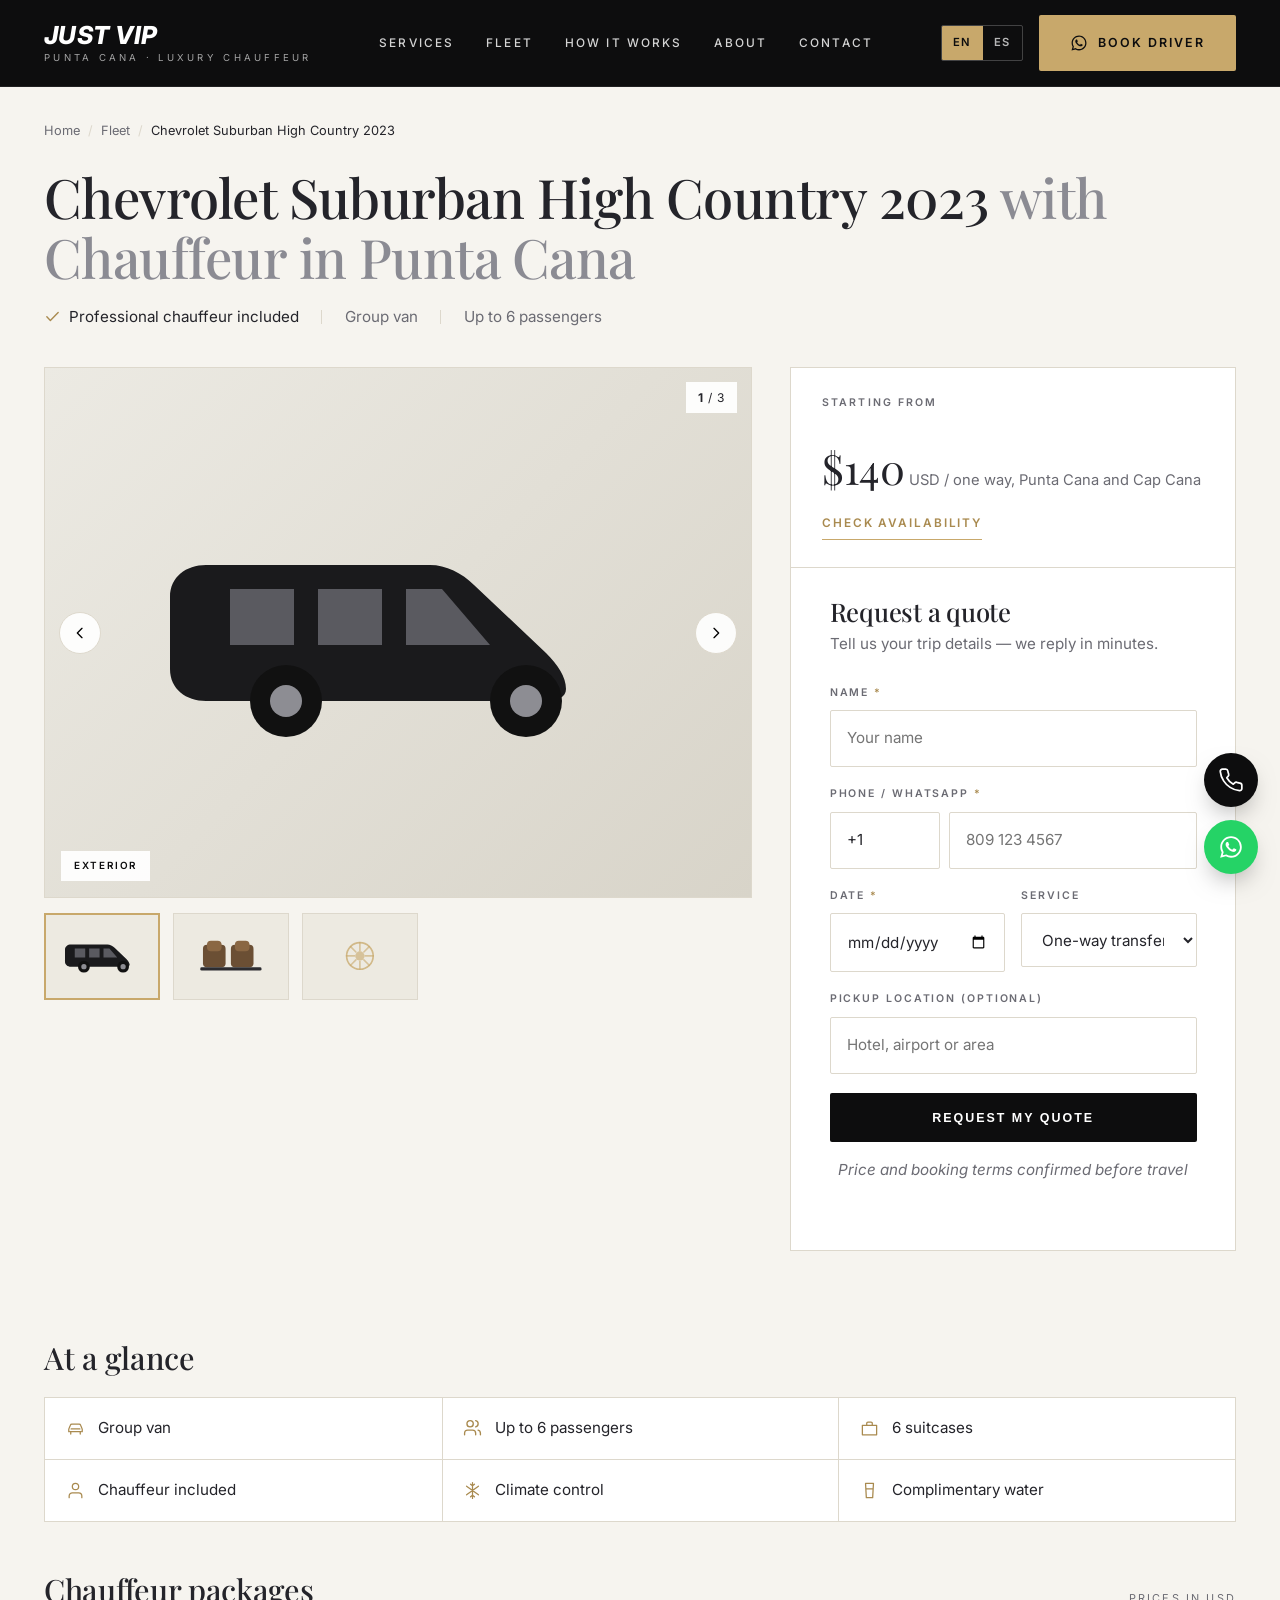
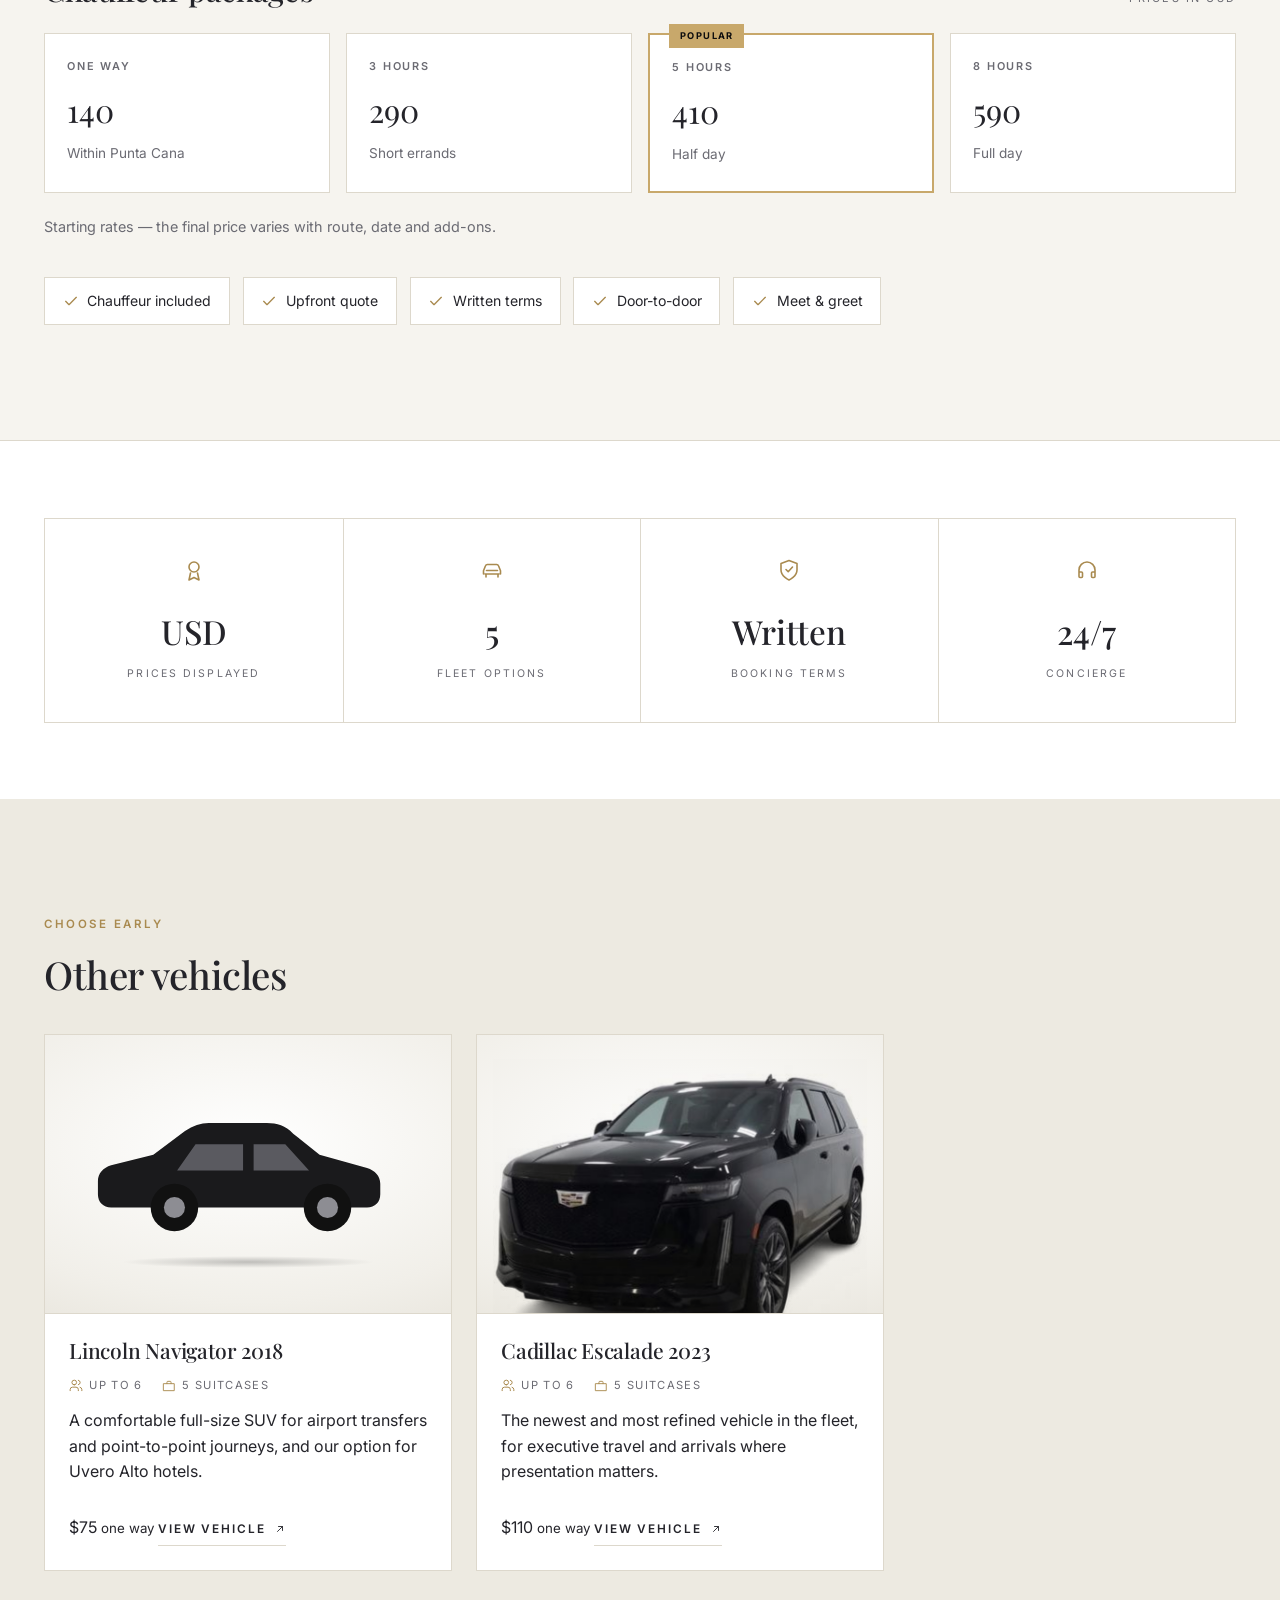
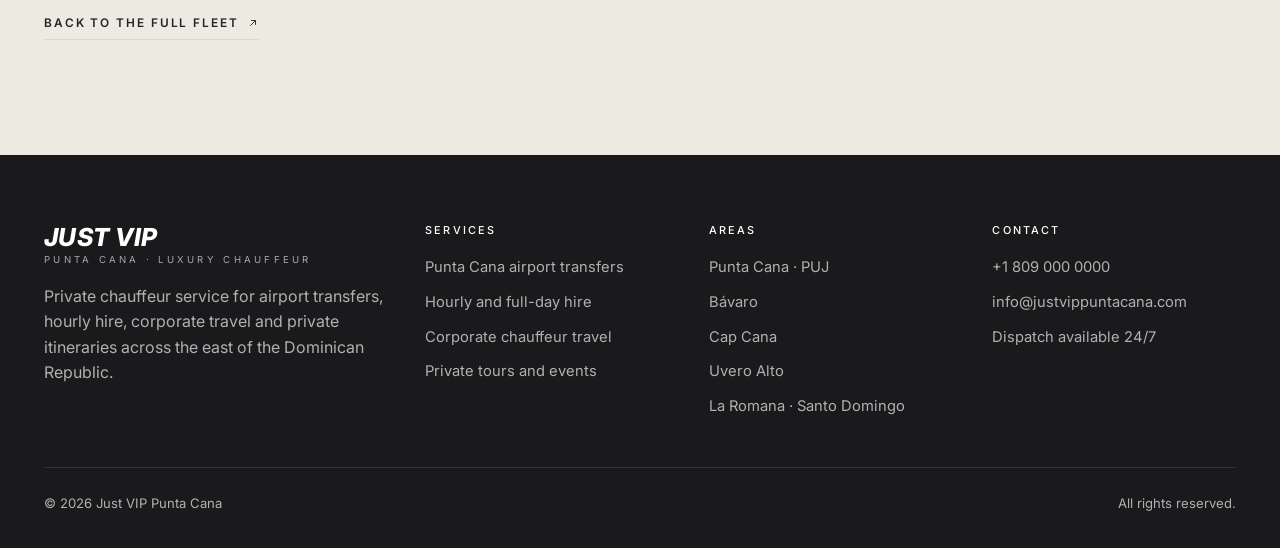
<file: fleet/vip-van.html>
<!DOCTYPE html>
<html lang="en">
<head>
<meta charset="utf-8">
<meta name="viewport" content="width=device-width, initial-scale=1">
<title>VIP Van with Chauffeur in Punta Cana | Just VIP Punta Cana</title>
<meta name="description" content="Book the VIP Van with a professional chauffeur in Punta Cana. Airport transfers from $140 USD, hourly packages, written terms and 24/7 dispatch.">
<link rel="canonical" href="https://justvippuntacana.com/fleet/vip-van.html">
<link rel="preconnect" href="https://fonts.googleapis.com">
<link rel="preconnect" href="https://fonts.gstatic.com" crossorigin>
<link href="https://fonts.googleapis.com/css2?family=Inter:wght@400;500;600;700;800&family=Playfair+Display:ital,wght@0,400;0,500;1,400;1,500&display=swap" rel="stylesheet">
<link rel="stylesheet" href="../assets/css/styles.css">
<link rel="icon" href="data:image/svg+xml,<svg xmlns='http://www.w3.org/2000/svg' viewBox='0 0 100 100'><rect width='100' height='100' fill='%230d0d0e'/><text x='50' y='68' font-size='54' font-family='Georgia' font-style='italic' fill='%23c8a86b' text-anchor='middle'>V</text></svg>">
</head>
<body data-veh-key="fleet.c3.name">

<svg width="0" height="0" style="position:absolute" aria-hidden="true">
  <defs>
    <symbol id="i-wa" viewBox="0 0 24 24"><path fill="currentColor" d="M12.04 2C6.58 2 2.13 6.45 2.13 11.91c0 1.75.46 3.45 1.32 4.95L2 22l5.25-1.38a9.87 9.87 0 0 0 4.79 1.22h.01c5.46 0 9.91-4.45 9.91-9.91C21.96 6.45 17.5 2 12.04 2Zm0 18.15h-.01a8.2 8.2 0 0 1-4.19-1.15l-.3-.18-3.12.82.83-3.04-.2-.31a8.2 8.2 0 0 1-1.26-4.38c0-4.54 3.7-8.23 8.25-8.23 2.2 0 4.27.86 5.83 2.42a8.19 8.19 0 0 1 2.41 5.82c0 4.54-3.7 8.23-8.24 8.23Zm4.52-6.16c-.25-.13-1.47-.72-1.69-.81-.23-.08-.39-.12-.56.13-.16.24-.64.8-.79.97-.14.16-.29.18-.54.06-.25-.13-1.05-.39-2-1.23-.74-.66-1.24-1.47-1.38-1.72-.15-.25-.02-.38.11-.5.11-.11.25-.29.37-.43.13-.15.17-.25.25-.41.08-.17.04-.31-.02-.43-.06-.13-.56-1.35-.77-1.84-.2-.48-.4-.42-.55-.43h-.47c-.16 0-.43.06-.65.31-.22.25-.85.84-.85 2.04 0 1.2.87 2.36.99 2.52.12.17 1.71 2.61 4.14 3.66.58.25 1.03.4 1.38.51.58.19 1.11.16 1.53.1.47-.07 1.47-.6 1.67-1.18.21-.58.21-1.07.15-1.18-.06-.1-.23-.16-.48-.29Z"/></symbol>
    <symbol id="i-phone" viewBox="0 0 24 24"><path fill="none" stroke="currentColor" stroke-width="1.6" stroke-linecap="round" stroke-linejoin="round" d="M22 16.9v3a2 2 0 0 1-2.2 2 19.8 19.8 0 0 1-8.6-3.1 19.5 19.5 0 0 1-6-6A19.8 19.8 0 0 1 2.1 4.2 2 2 0 0 1 4.1 2h3a2 2 0 0 1 2 1.7c.1 1 .4 1.9.7 2.8a2 2 0 0 1-.5 2.1L8.1 9.9a16 16 0 0 0 6 6l1.3-1.3a2 2 0 0 1 2.1-.4c.9.3 1.8.6 2.8.7a2 2 0 0 1 1.7 2Z"/></symbol>
    <symbol id="i-check" viewBox="0 0 24 24"><path fill="none" stroke="currentColor" stroke-width="2" stroke-linecap="round" stroke-linejoin="round" d="m4 12.5 5 5L20 6.5"/></symbol>
    <symbol id="i-users" viewBox="0 0 24 24"><path fill="none" stroke="currentColor" stroke-width="1.7" stroke-linecap="round" stroke-linejoin="round" d="M16 20v-2a4 4 0 0 0-4-4H6a4 4 0 0 0-4 4v2M9 10a4 4 0 1 0 0-8 4 4 0 0 0 0 8Zm13 10v-2a4 4 0 0 0-3-3.9M16 2.1a4 4 0 0 1 0 7.8"/></symbol>
    <symbol id="i-bag" viewBox="0 0 24 24"><path fill="none" stroke="currentColor" stroke-width="1.7" stroke-linecap="round" stroke-linejoin="round" d="M3 7h18v14H3zM8 7V4h8v3M3 12h18"/></symbol>
    <symbol id="i-plane" viewBox="0 0 24 24"><path fill="none" stroke="currentColor" stroke-width="1.6" stroke-linecap="round" stroke-linejoin="round" d="M21 15.5 13.5 12V5.3a1.8 1.8 0 0 0-3.6 0V12L2.4 15.5v2.2l7.5-2.2v4.1l-2.2 1.5v1.4l3.9-1.1 3.9 1.1v-1.4l-2.2-1.5v-4.1l7.7 2.2z"/></symbol>
    <symbol id="i-clock" viewBox="0 0 24 24"><path fill="none" stroke="currentColor" stroke-width="1.6" stroke-linecap="round" stroke-linejoin="round" d="M12 21a9 9 0 1 0 0-18 9 9 0 0 0 0 18Zm0-13.5V12l3.5 2"/></symbol>
    <symbol id="i-case" viewBox="0 0 24 24"><path fill="none" stroke="currentColor" stroke-width="1.6" stroke-linecap="round" stroke-linejoin="round" d="M3 8h18v12H3zM8.5 8V5.5A1.5 1.5 0 0 1 10 4h4a1.5 1.5 0 0 1 1.5 1.5V8"/></symbol>
    <symbol id="i-palm" viewBox="0 0 24 24"><path fill="none" stroke="currentColor" stroke-width="1.6" stroke-linecap="round" stroke-linejoin="round" d="M12 8v13M12 8c0-2.5 2.5-4.5 6-4M12 8c0-2.5-2.5-4.5-6-4M12 8c2.5-1.5 5.5-1 7 1M12 8c-2.5-1.5-5.5-1-7 1M12 8a2 2 0 1 0 0-4 2 2 0 0 0 0 4Z"/></symbol>
    <symbol id="i-pin" viewBox="0 0 24 24"><path fill="none" stroke="currentColor" stroke-width="1.6" stroke-linecap="round" stroke-linejoin="round" d="M12 22s7-6 7-12a7 7 0 1 0-14 0c0 6 7 12 7 12Zm0-9.5a2.5 2.5 0 1 0 0-5 2.5 2.5 0 0 0 0 5Z"/></symbol>
    <symbol id="i-car" viewBox="0 0 24 24"><path fill="none" stroke="currentColor" stroke-width="1.6" stroke-linecap="round" stroke-linejoin="round" d="M5 16h14M3.5 16v-3.2l2-5A2 2 0 0 1 7.4 6.5h9.2a2 2 0 0 1 1.9 1.3l2 5V16M6 19v-3m12 3v-3M6.5 12.5h11"/></symbol>
    <symbol id="i-shield" viewBox="0 0 24 24"><path fill="none" stroke="currentColor" stroke-width="1.6" stroke-linecap="round" stroke-linejoin="round" d="M12 22s8-3.5 8-10V5.5L12 2.5 4 5.5V12c0 6.5 8 10 8 10Zm-3-10.5 2.2 2.2L15.5 9"/></symbol>
    <symbol id="i-mail" viewBox="0 0 24 24"><path fill="none" stroke="currentColor" stroke-width="1.6" stroke-linecap="round" stroke-linejoin="round" d="M3 6h18v12H3zM3 7l9 6 9-6"/></symbol>
    <symbol id="i-arrow" viewBox="0 0 24 24"><path fill="none" stroke="currentColor" stroke-width="1.8" stroke-linecap="round" stroke-linejoin="round" d="M7 17 17 7M9 7h8v8"/></symbol>
    <symbol id="i-sedan" viewBox="0 0 120 54"><path fill="#1a1a1c" d="M8 40c-3 0-5-2-5-5v-5c0-3 2-5 5-6l16-4 12-9c3-2 6-3 9-3h22c4 0 7 1 10 4l10 8 18 5c3 1 5 3 5 6v4c0 3-2 5-5 5H8Z"/><path fill="#5a5a60" d="M40 16h18v10H33l7-10Zm22 0h12l9 10H62V16Z"/><circle cx="32" cy="40" r="9" fill="#111"/><circle cx="32" cy="40" r="4" fill="#8d8d93"/><circle cx="90" cy="40" r="9" fill="#111"/><circle cx="90" cy="40" r="4" fill="#8d8d93"/></symbol>
    <symbol id="i-suv" viewBox="0 0 120 54"><path fill="#1a1a1c" d="M10 42c-4 0-7-2-7-6v-8c0-4 3-6 7-7l12-2 10-12c2-3 5-4 8-4h32c4 0 7 2 9 5l8 11 16 3c4 1 7 3 7 7v7c0 3-3 6-6 6H10Z"/><path fill="#5a5a60" d="M36 12h18v12H27l9-12Zm22 0h14l10 12H58V12Z"/><circle cx="33" cy="42" r="10" fill="#111"/><circle cx="33" cy="42" r="4.5" fill="#8d8d93"/><circle cx="92" cy="42" r="10" fill="#111"/><circle cx="92" cy="42" r="4.5" fill="#8d8d93"/></symbol>
    <symbol id="i-van" viewBox="0 0 120 54"><path fill="#1a1a1c" d="M12 44c-5 0-9-3-9-8V18c0-5 4-8 9-8h56c4 0 8 2 11 5l18 17c3 3 5 6 5 9 0 2-2 3-5 3H12Z"/><path fill="#5a5a60" d="M18 16h16v14H18V16Zm22 0h16v14H40V16Zm22 0h9l12 14H62V16Z"/><circle cx="32" cy="44" r="9" fill="#111"/><circle cx="32" cy="44" r="4" fill="#8d8d93"/><circle cx="92" cy="44" r="9" fill="#111"/><circle cx="92" cy="44" r="4" fill="#8d8d93"/></symbol>
    <symbol id="i-user" viewBox="0 0 24 24"><path fill="none" stroke="currentColor" stroke-width="1.6" stroke-linecap="round" stroke-linejoin="round" d="M20 21v-2a4 4 0 0 0-4-4H8a4 4 0 0 0-4 4v2M12 11a4 4 0 1 0 0-8 4 4 0 0 0 0 8Z"/></symbol>
    <symbol id="i-snow" viewBox="0 0 24 24"><path fill="none" stroke="currentColor" stroke-width="1.6" stroke-linecap="round" stroke-linejoin="round" d="M12 2v20M4.5 6.5l15 11M19.5 6.5l-15 11M12 6l-2.5-2M12 6l2.5-2M12 18l-2.5 2M12 18l2.5 2"/></symbol>
    <symbol id="i-drink" viewBox="0 0 24 24"><path fill="none" stroke="currentColor" stroke-width="1.6" stroke-linecap="round" stroke-linejoin="round" d="M7 3h10l-1 18H8L7 3Zm.4 7h9.2"/></symbol>
    <symbol id="i-award" viewBox="0 0 24 24"><path fill="none" stroke="currentColor" stroke-width="1.6" stroke-linecap="round" stroke-linejoin="round" d="M12 14a5 5 0 1 0 0-10 5 5 0 0 0 0 10Zm-3.5 1L7 22l5-2.5L17 22l-1.5-7"/></symbol>
    <symbol id="i-headset" viewBox="0 0 24 24"><path fill="none" stroke="currentColor" stroke-width="1.6" stroke-linecap="round" stroke-linejoin="round" d="M4 15v-3a8 8 0 1 1 16 0v3M4 14h2.5a1 1 0 0 1 1 1v3.5a1 1 0 0 1-1 1H5a1 1 0 0 1-1-1V14Zm16 0h-2.5a1 1 0 0 0-1 1v3.5a1 1 0 0 0 1 1H19a1 1 0 0 0 1-1V14Z"/></symbol>
    <symbol id="i-chev" viewBox="0 0 24 24"><path fill="none" stroke="currentColor" stroke-width="2" stroke-linecap="round" stroke-linejoin="round" d="m15 5-7 7 7 7"/></symbol>
    <symbol id="i-seat" viewBox="0 0 120 54"><rect x="18" y="10" width="34" height="34" rx="6" fill="#6b4f34"/><rect x="24" y="4" width="22" height="16" rx="6" fill="#8a6743"/><rect x="60" y="10" width="34" height="34" rx="6" fill="#6b4f34"/><rect x="66" y="4" width="22" height="16" rx="6" fill="#8a6743"/><rect x="14" y="44" width="92" height="5" rx="2" fill="#2c2c30"/></symbol>
    <symbol id="i-detail" viewBox="0 0 120 54"><circle cx="60" cy="27" r="20" fill="none" stroke="rgba(200,168,107,.75)" stroke-width="2.5"/><circle cx="60" cy="27" r="7" fill="rgba(200,168,107,.6)"/><path d="M60 7v12M60 35v12M40 27h12M68 27h12M46 13l8 8M74 41l-8-8M46 41l8-8M74 13l-8 8" stroke="rgba(200,168,107,.6)" stroke-width="2.5" stroke-linecap="round"/></symbol>
    <symbol id="i-palms-art" viewBox="0 0 400 300">
      <g fill="none" stroke="rgba(200,168,107,.45)" stroke-width="2.5" stroke-linecap="round">
        <path d="M150 300V120M150 120c-14-34-58-46-92-34M150 120c-30-24-74-16-96 12M150 120c14-38 58-52 94-38M150 120c32-26 78-18 100 12"/>
        <path d="M262 300V165M262 165c-10-25-42-34-68-25M262 165c10-28 42-38 70-28M262 165c-22-18-54-12-70 9M262 165c24-20 58-14 74 8"/>
      </g>
      <circle cx="150" cy="112" r="7" fill="rgba(200,168,107,.5)"/>
      <circle cx="262" cy="158" r="5.5" fill="rgba(200,168,107,.5)"/>
      <path d="M0 300h400" stroke="rgba(200,168,107,.25)" stroke-width="2"/>
    </symbol>
  </defs>
</svg>

<header class="site-header">
  <div class="wrap">
    <a class="brand" href="../index.html">
      <strong>JUST VIP</strong>
      <span data-i18n="brand.tagline">Punta Cana · Luxury Chauffeur</span>
    </a>

    <nav class="nav" id="nav">
      <a href="../index.html#services" data-i18n="nav.services">Services</a>
      <a href="../index.html#fleet" data-i18n="nav.fleet">Fleet</a>
      <a href="../index.html#how" data-i18n="nav.how">How it works</a>
      <a href="../index.html#why" data-i18n="nav.why">About</a>
      <a href="#quote" data-i18n="nav.contact">Contact</a>
    </nav>

    <div class="header-actions">
      <div class="lang-switch" role="group" aria-label="Language / Idioma">
        <button type="button" data-lang="en" aria-pressed="true">EN</button>
        <button type="button" data-lang="es" aria-pressed="false">ES</button>
      </div>
      <a class="btn btn--gold" data-wa href="#quote">
        <svg aria-hidden="true"><use href="#i-wa"></use></svg>
        <span data-i18n="cta.book">Book driver</span>
      </a>
      <button class="nav-toggle" type="button" aria-label="Menu" aria-expanded="false">
        <span></span><span></span><span></span>
      </button>
    </div>
  </div>
</header>

<main class="page">
  <div class="wrap">
    <nav class="breadcrumb" aria-label="Breadcrumb">
      <a href="../index.html" data-i18n="veh.home">Home</a>
      <span class="sep">/</span>
      <a href="../index.html#fleet" data-i18n="veh.fleet">Fleet</a>
      <span class="sep">/</span>
      <span aria-current="page" data-i18n="fleet.c3.name">VIP Van</span>
    </nav>

    <div class="veh-head">
      <h1><span data-i18n="fleet.c3.name">VIP Van</span> <span class="muted" data-i18n="veh.h1suffix">with Chauffeur in Punta Cana</span></h1>
      <div class="veh-facts">
        <span class="ok"><svg aria-hidden="true"><use href="#i-check"></use></svg><span data-i18n="veh.included">Professional chauffeur included</span></span>
        <span class="sep"></span>
        <span data-i18n="veh.cls.van"></span>
        <span class="sep"></span>
        <span><span data-i18n="fleet.c3.pax"></span> <span data-i18n="veh.paxSuffix">passengers</span></span>
      </div>
    </div>

    <div class="veh-layout">
      <!-- gallery -->
      <div class="gallery" id="gallery">
        <div class="gallery-stage">
          <span class="gallery-count"><b data-gallery-current>1</b> / 3</span>
          <button class="gallery-nav gallery-nav--prev" type="button" data-gallery-prev aria-label="Previous image">
            <svg aria-hidden="true"><use href="#i-chev"></use></svg>
          </button>
          <button class="gallery-nav gallery-nav--next" type="button" data-gallery-next aria-label="Next image">
            <svg aria-hidden="true"><use href="#i-chev"></use></svg>
          </button>
          <div class="slide slide--a" data-active="true">
            <svg viewBox="0 0 120 54" aria-hidden="true"><use href="#i-van"></use></svg>
            <span class="slide-label" data-i18n="veh.g1">Exterior</span>
          </div>
          <div class="slide slide--b">
            <svg viewBox="0 0 120 54" aria-hidden="true"><use href="#i-seat"></use></svg>
            <span class="slide-label" data-i18n="veh.g2">Interior</span>
          </div>
          <div class="slide slide--c">
            <svg viewBox="0 0 120 54" aria-hidden="true"><use href="#i-detail"></use></svg>
            <span class="slide-label" data-i18n="veh.g3">Detail</span>
          </div>
        </div>
        <div class="thumbs">
          <button class="thumb slide--a" type="button" data-gallery-thumb="0" aria-current="true" aria-label="Exterior">
            <svg viewBox="0 0 120 54" aria-hidden="true"><use href="#i-van"></use></svg>
          </button>
          <button class="thumb slide--b" type="button" data-gallery-thumb="1" aria-label="Interior">
            <svg viewBox="0 0 120 54" aria-hidden="true"><use href="#i-seat"></use></svg>
          </button>
          <button class="thumb slide--c" type="button" data-gallery-thumb="2" aria-label="Detail">
            <svg viewBox="0 0 120 54" aria-hidden="true"><use href="#i-detail"></use></svg>
          </button>
        </div>
      </div>

      <!-- booking card -->
      <div class="booking-card" id="quote">
        <div class="booking-price">
          <span class="label" data-i18n="veh.startingFrom">Starting from</span>
          <span><span class="amount">$140</span> <span class="unit" data-i18n="veh.perTransfer">USD / one way in Punta Cana</span></span>
          <a class="link-arrow" data-wa href="#quote-form"><span data-i18n="cta.check">Check availability</span></a>
        </div>

        <form class="form-card" id="quote-form" novalidate>
          <h3 data-i18n="form.title">Request a quote</h3>
          <p data-i18n="form.sub">Tell us your trip details — we reply in minutes.</p>

          <div class="field">
            <label for="f-name"><span data-i18n="form.name">Name</span> <span class="req">*</span></label>
            <input id="f-name" name="name" type="text" required data-i18n-placeholder="form.namePh" placeholder="Your name">
          </div>

          <div class="field">
            <label for="f-phone"><span data-i18n="form.phone">Phone / WhatsApp</span> <span class="req">*</span></label>
            <div class="phone-row">
              <input id="f-code" name="code" type="text" value="+1" aria-label="Country code">
              <input id="f-phone" name="phone" type="tel" required placeholder="809 123 4567">
            </div>
          </div>

          <div class="field field-row">
            <div>
              <label for="f-date"><span data-i18n="form.date">Date</span> <span class="req">*</span></label>
              <input id="f-date" name="date" type="date" required>
            </div>
            <div>
              <label for="f-package" data-i18n="form.package">Service</label>
              <select id="f-package" name="package">
                <option data-i18n="form.pkg1">Airport transfer (PUJ)</option>
                <option data-i18n="form.pkg2">Hourly hire (3 / 5 / 8 h)</option>
                <option data-i18n="form.pkg3">Corporate travel</option>
                <option data-i18n="form.pkg4">Private tour or event</option>
              </select>
            </div>
          </div>

          <div class="field">
            <label for="f-pickup"><span data-i18n="form.pickup">Pickup location</span> <span data-i18n="form.optional">(optional)</span></label>
            <input id="f-pickup" name="pickup" type="text" data-i18n-placeholder="form.pickupPh" placeholder="Hotel, airport or area">
          </div>

          <button class="btn btn--dark" type="submit" data-i18n="form.submit">Request my quote</button>
          <p class="form-note" data-i18n="form.disclaimer">Price and booking terms confirmed before travel</p>
          <p class="form-status" id="form-status" role="status" aria-live="polite"></p>
        </form>
      </div>
    </div>
  </div>

  <!-- at a glance + packages -->
  <section class="section" style="padding-top:0">
    <div class="wrap">
      <h2 style="font-size:clamp(1.5rem,2.4vw,2rem);margin-bottom:1.4rem" data-i18n="veh.glance">At a glance</h2>
      <div class="glance-grid">
        <div><svg aria-hidden="true"><use href="#i-car"></use></svg><span data-i18n="veh.cls.van"></span></div>
        <div><svg aria-hidden="true"><use href="#i-users"></use></svg><span><span data-i18n="fleet.c3.pax"></span> <span data-i18n="veh.paxSuffix">passengers</span></span></div>
        <div><svg aria-hidden="true"><use href="#i-case"></use></svg><span data-i18n="fleet.c3.bags"></span></div>
        <div><svg aria-hidden="true"><use href="#i-user"></use></svg><span data-i18n="veh.gl.chauffeur">Chauffeur included</span></div>
        <div><svg aria-hidden="true"><use href="#i-snow"></use></svg><span data-i18n="veh.gl.climate">Climate control</span></div>
        <div><svg aria-hidden="true"><use href="#i-drink"></use></svg><span data-i18n="veh.gl.water">Complimentary water</span></div>
      </div>

      <div style="margin-top:3.2rem">
        <div class="pkg-head">
          <h2 style="font-size:clamp(1.5rem,2.4vw,2rem)" data-i18n="veh.packages">Chauffeur packages</h2>
          <span data-i18n="veh.pricesIn">Prices in USD</span>
        </div>
        <div class="pkg-grid">
          <div class="pkg">
            <b data-i18n="veh.pk1">One way</b>
            <span class="amount">140</span>
            <small data-i18n="veh.pk1sub">Within Punta Cana</small>
          </div>
          <div class="pkg">
            <b data-i18n="veh.pk2">3 hours</b>
            <span class="amount">290</span>
            <small data-i18n="veh.pk2sub">Short errands</small>
          </div>
          <div class="pkg pkg--popular">
            <span class="tag" data-i18n="veh.popular">Popular</span>
            <b data-i18n="veh.pk3">5 hours</b>
            <span class="amount">410</span>
            <small data-i18n="veh.pk3sub">Half day</small>
          </div>
          <div class="pkg">
            <b data-i18n="veh.pk4">8 hours</b>
            <span class="amount">590</span>
            <small data-i18n="veh.pk4sub">Full day</small>
          </div>
        </div>
        <p class="pkg-note" data-i18n="veh.pkgNote">Starting rates — the final price varies with route, date and add-ons.</p>

        <div class="chips">
          <span class="chip"><svg aria-hidden="true"><use href="#i-check"></use></svg><span data-i18n="veh.chip1">Chauffeur included</span></span>
          <span class="chip"><svg aria-hidden="true"><use href="#i-check"></use></svg><span data-i18n="veh.chip2">Upfront quote</span></span>
          <span class="chip"><svg aria-hidden="true"><use href="#i-check"></use></svg><span data-i18n="veh.chip3">Written terms</span></span>
          <span class="chip"><svg aria-hidden="true"><use href="#i-check"></use></svg><span data-i18n="veh.chip4">Door-to-door</span></span>
          <span class="chip"><svg aria-hidden="true"><use href="#i-check"></use></svg><span data-i18n="veh.chip5">Meet &amp; greet</span></span>
        </div>
      </div>
    </div>
  </section>

  <!-- trust band -->
  <section class="trust">
    <div class="wrap">
      <div class="trust-grid">
        <div><svg aria-hidden="true"><use href="#i-award"></use></svg><b>USD</b><span data-i18n="veh.t1">Prices displayed</span></div>
        <div><svg aria-hidden="true"><use href="#i-car"></use></svg><b data-i18n="veh.t2v">3</b><span data-i18n="veh.t2">Fleet options</span></div>
        <div><svg aria-hidden="true"><use href="#i-shield"></use></svg><b data-i18n="veh.t3v">Written</b><span data-i18n="veh.t3">Booking terms</span></div>
        <div><svg aria-hidden="true"><use href="#i-headset"></use></svg><b>24/7</b><span data-i18n="veh.t4">Concierge</span></div>
      </div>
    </div>
  </section>

  <!-- other vehicles -->
  <section class="section section--tint">
    <div class="wrap">
      <p class="eyebrow" data-i18n="fleet.eyebrow">Choose early</p>
      <h2 style="font-size:clamp(1.7rem,3vw,2.4rem);margin-bottom:2.4rem" data-i18n="veh.otherTitle">Other vehicles</h2>
      <div class="fleet-grid fleet-grid--two">
        <article class="card">
          <a href="executive-sedan.html">
            <div class="card-media">
              <svg class="veh" viewBox="0 0 120 54" aria-hidden="true"><use href="#i-sedan"></use></svg>
            </div>
            <div class="card-body">
              <h3 data-i18n="fleet.c1.name">Executive Sedan</h3>
              <div class="specs">
                <span><svg aria-hidden="true"><use href="#i-users"></use></svg><span data-i18n="fleet.c1.pax"></span></span>
                <span><svg aria-hidden="true"><use href="#i-case"></use></svg><span data-i18n="fleet.c1.bags"></span></span>
              </div>
              <p data-i18n="fleet.c1.text"></p>
              <div class="card-foot">
                <span class="price">$75 <small data-i18n="fleet.from"></small></span>
                <span class="link-arrow"><span data-i18n="cta.view"></span><svg aria-hidden="true" width="12" height="12"><use href="#i-arrow"></use></svg></span>
              </div>
            </div>
          </a>
        </article>
        <article class="card">
          <a href="premium-suv.html">
            <div class="card-media">
              <img class="veh-photo" src="../assets/img/fleet/escalade-1-exterior-thumb.jpg" alt="Cadillac Escalade 2023 exterior" loading="lazy" decoding="async">
            </div>
            <div class="card-body">
              <h3 data-i18n="fleet.c2.name">Cadillac Escalade 2023</h3>
              <div class="specs">
                <span><svg aria-hidden="true"><use href="#i-users"></use></svg><span data-i18n="fleet.c2.pax"></span></span>
                <span><svg aria-hidden="true"><use href="#i-case"></use></svg><span data-i18n="fleet.c2.bags"></span></span>
              </div>
              <p data-i18n="fleet.c2.text"></p>
              <div class="card-foot">
                <span class="price">$110 <small data-i18n="fleet.from"></small></span>
                <span class="link-arrow"><span data-i18n="cta.view"></span><svg aria-hidden="true" width="12" height="12"><use href="#i-arrow"></use></svg></span>
              </div>
            </div>
          </a>
        </article>
      </div>
      <p style="margin-top:2.4rem">
        <a class="link-arrow" href="../index.html#fleet"><span data-i18n="veh.back">Back to the full fleet</span><svg aria-hidden="true" width="12" height="12"><use href="#i-arrow"></use></svg></a>
      </p>
    </div>
  </section>
</main>

<footer class="site-footer">
  <div class="wrap">
    <div class="footer-grid">
      <div>
        <div class="brand">
          <strong>JUST VIP</strong>
          <span data-i18n="brand.tagline">Punta Cana · Luxury Chauffeur</span>
        </div>
        <p data-i18n="footer.blurb"></p>
      </div>
      <div>
        <h4 data-i18n="footer.services">Services</h4>
        <ul>
          <li><a href="../index.html#services" data-i18n="services.s1.title"></a></li>
          <li><a href="../index.html#services" data-i18n="services.s2.title"></a></li>
          <li><a href="../index.html#services" data-i18n="services.s3.title"></a></li>
          <li><a href="../index.html#services" data-i18n="services.s4.title"></a></li>
        </ul>
      </div>
      <div>
        <h4 data-i18n="footer.areas">Areas</h4>
        <ul>
          <li>Punta Cana · PUJ</li>
          <li>Bávaro</li>
          <li>Cap Cana</li>
          <li>Uvero Alto</li>
          <li>La Romana · Santo Domingo</li>
        </ul>
      </div>
      <div>
        <h4 data-i18n="footer.contact">Contact</h4>
        <ul>
          <li><a data-wa href="#" data-phone>+1 809 000 0000</a></li>
          <li><a href="mailto:info@justvippuntacana.com">info@justvippuntacana.com</a></li>
          <li data-i18n="footer.hours">Dispatch available 24/7</li>
        </ul>
      </div>
    </div>
    <div class="footer-bottom">
      <span>© <span id="year">2026</span> Just VIP Punta Cana</span>
      <span data-i18n="footer.rights">All rights reserved.</span>
    </div>
  </div>
</footer>

<div class="floats">
  <a class="float float--call" data-tel href="#quote" aria-label="Call"><svg aria-hidden="true"><use href="#i-phone"></use></svg></a>
  <a class="float float--wa" data-wa href="#quote" aria-label="WhatsApp"><svg aria-hidden="true"><use href="#i-wa"></use></svg></a>
</div>

<script src="../assets/js/i18n.js"></script>
<script src="../assets/js/main.js"></script>
</body>
</html>
</file>
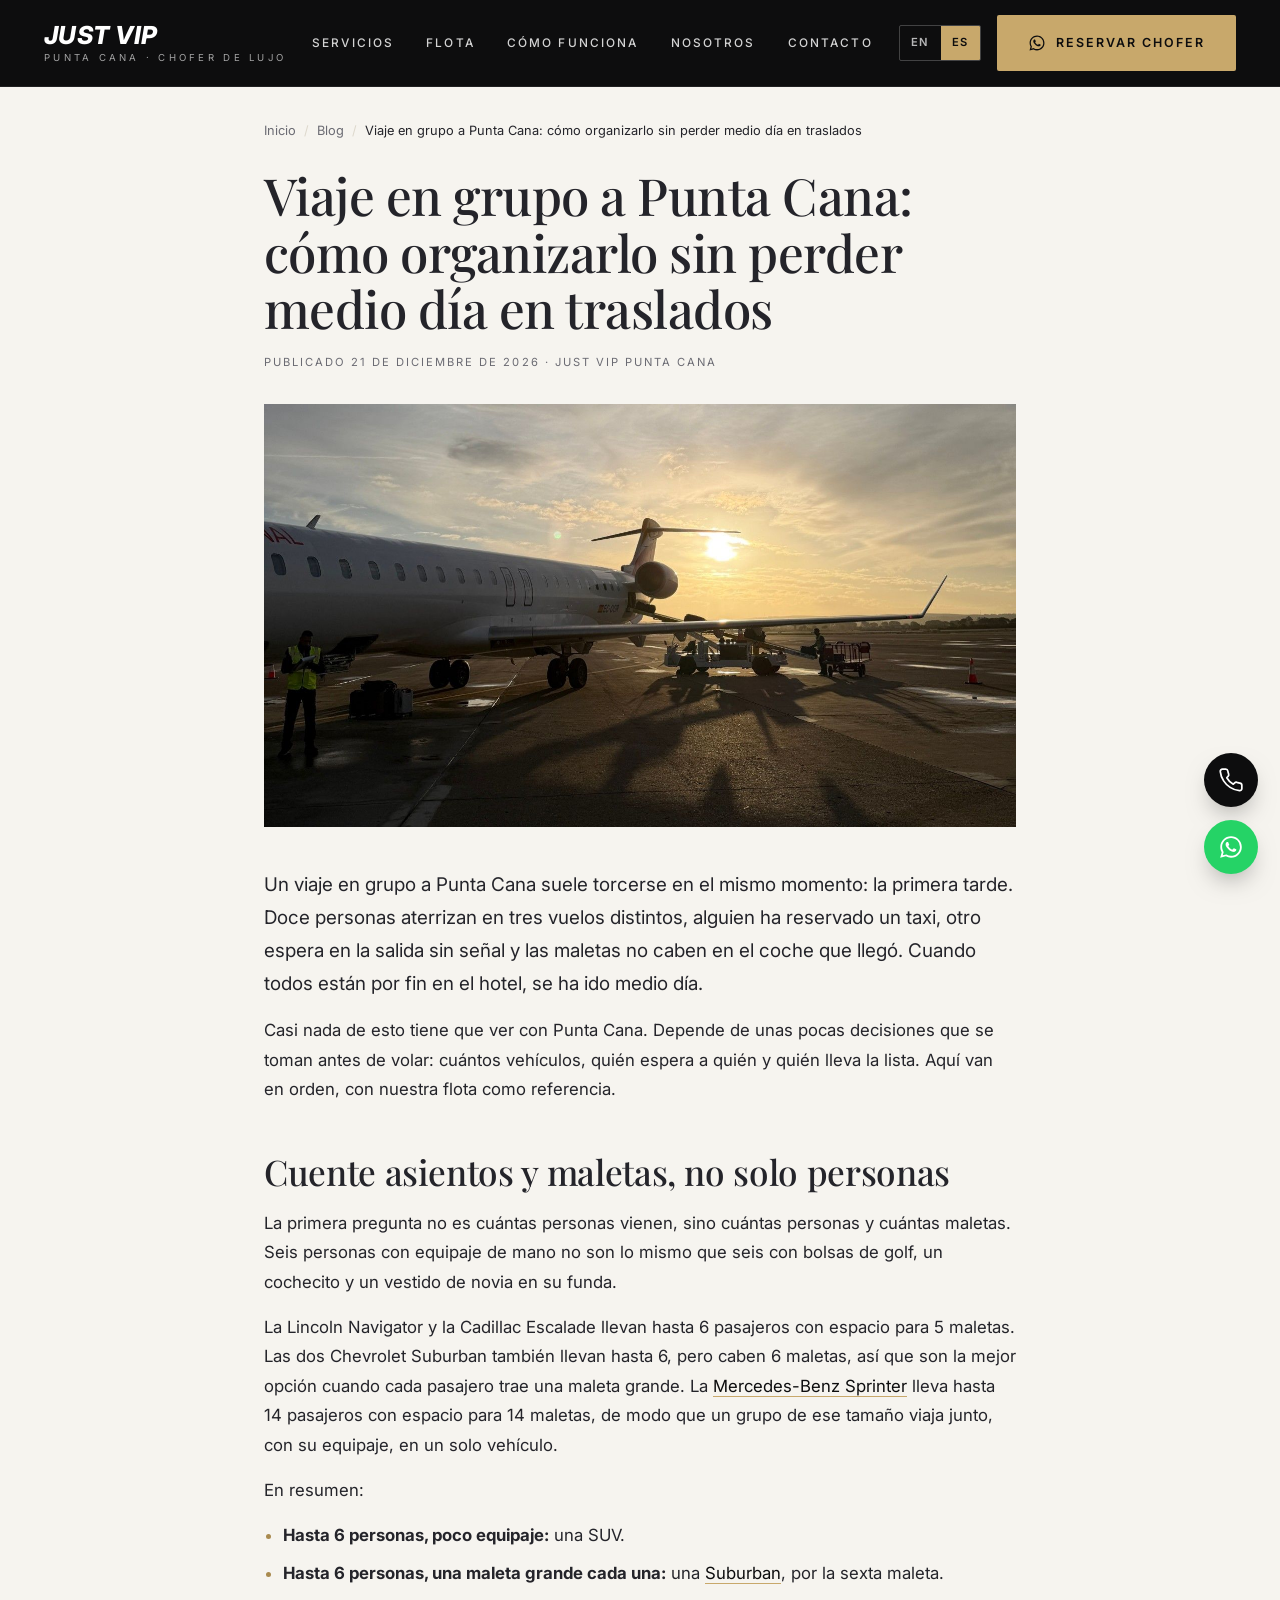
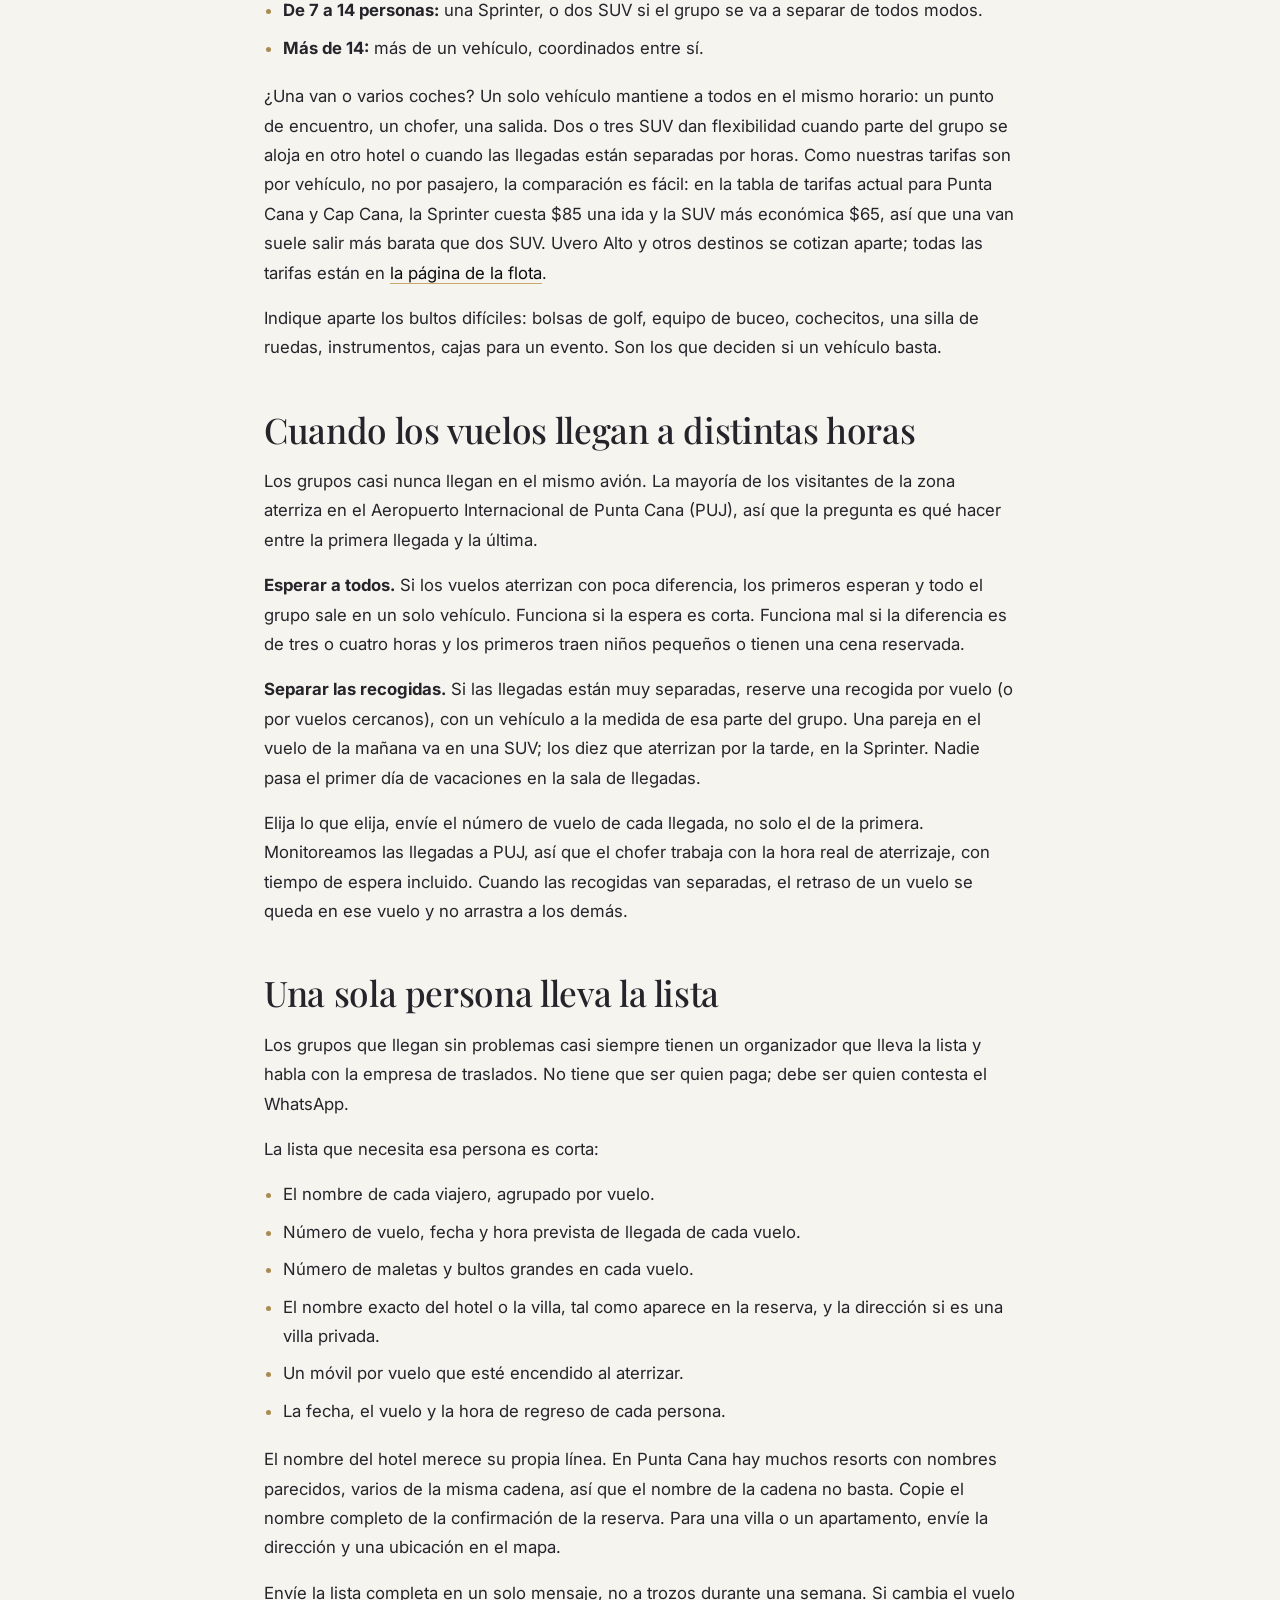
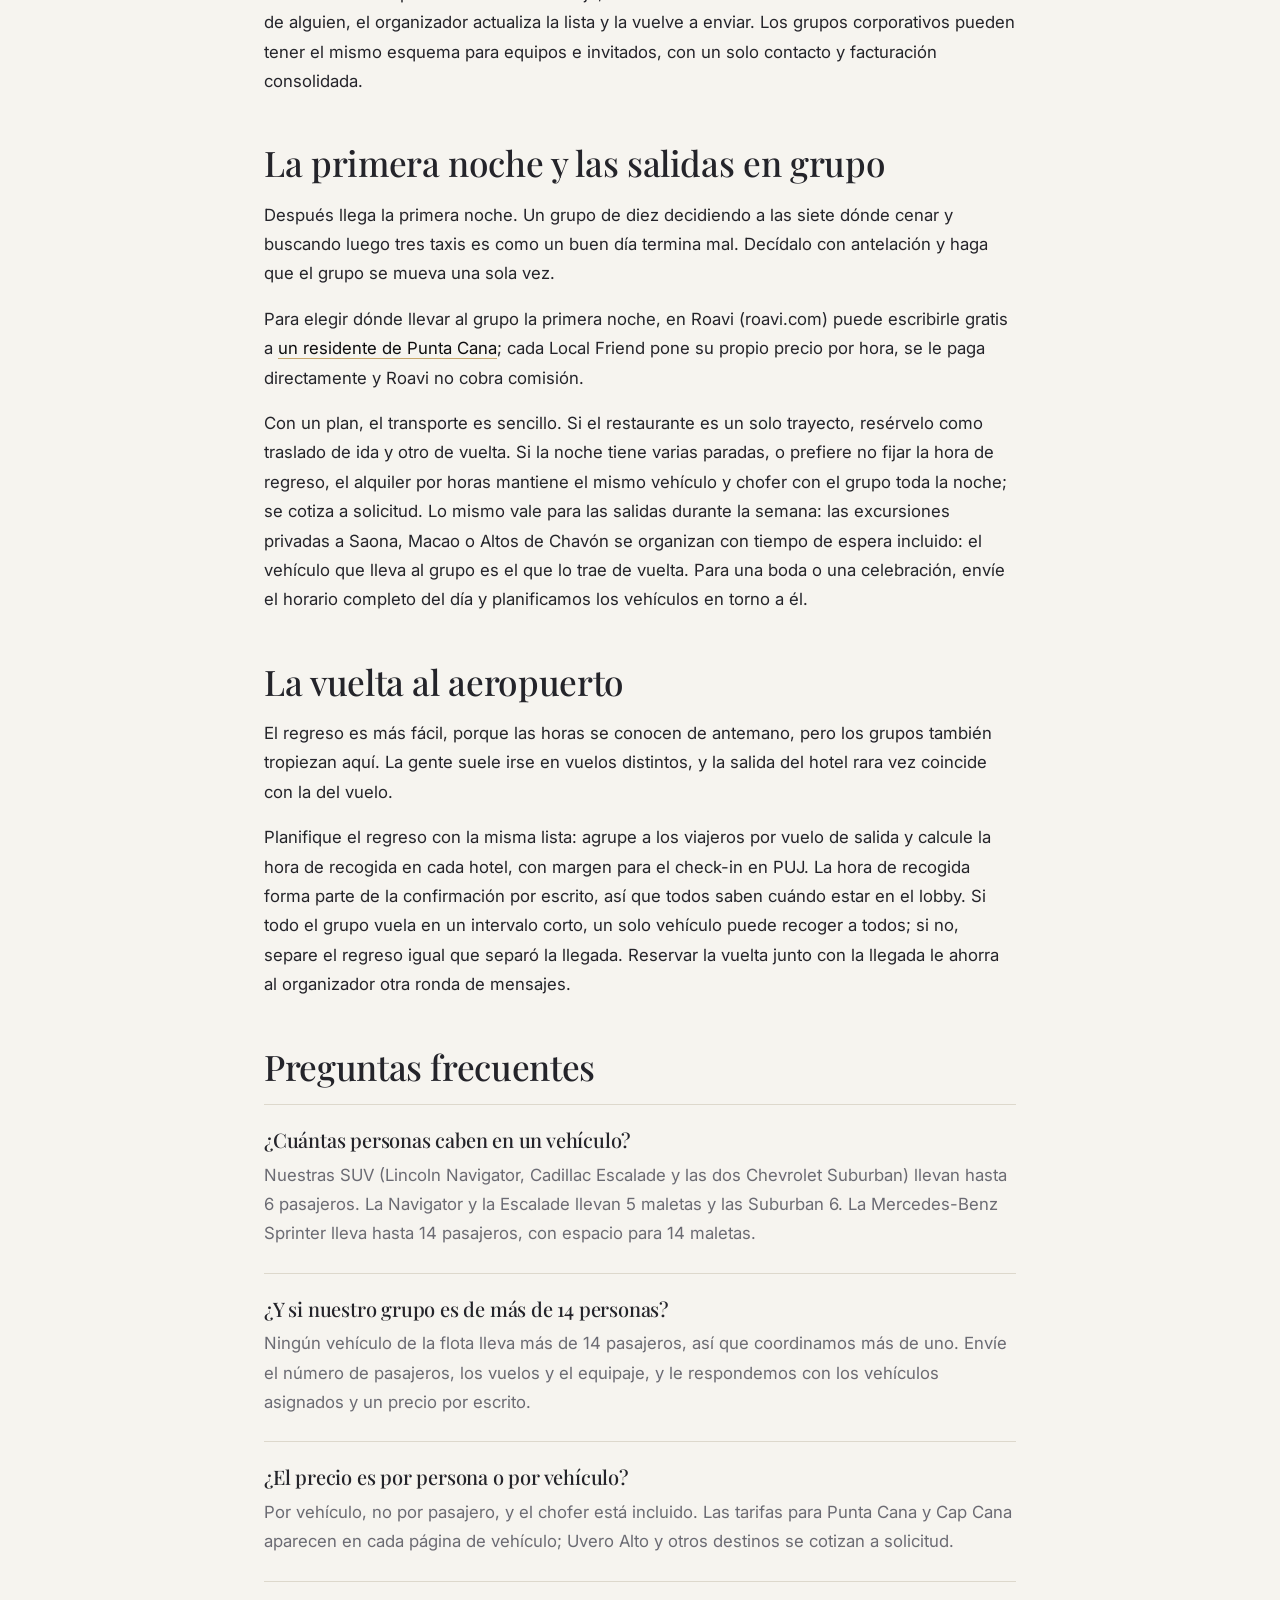
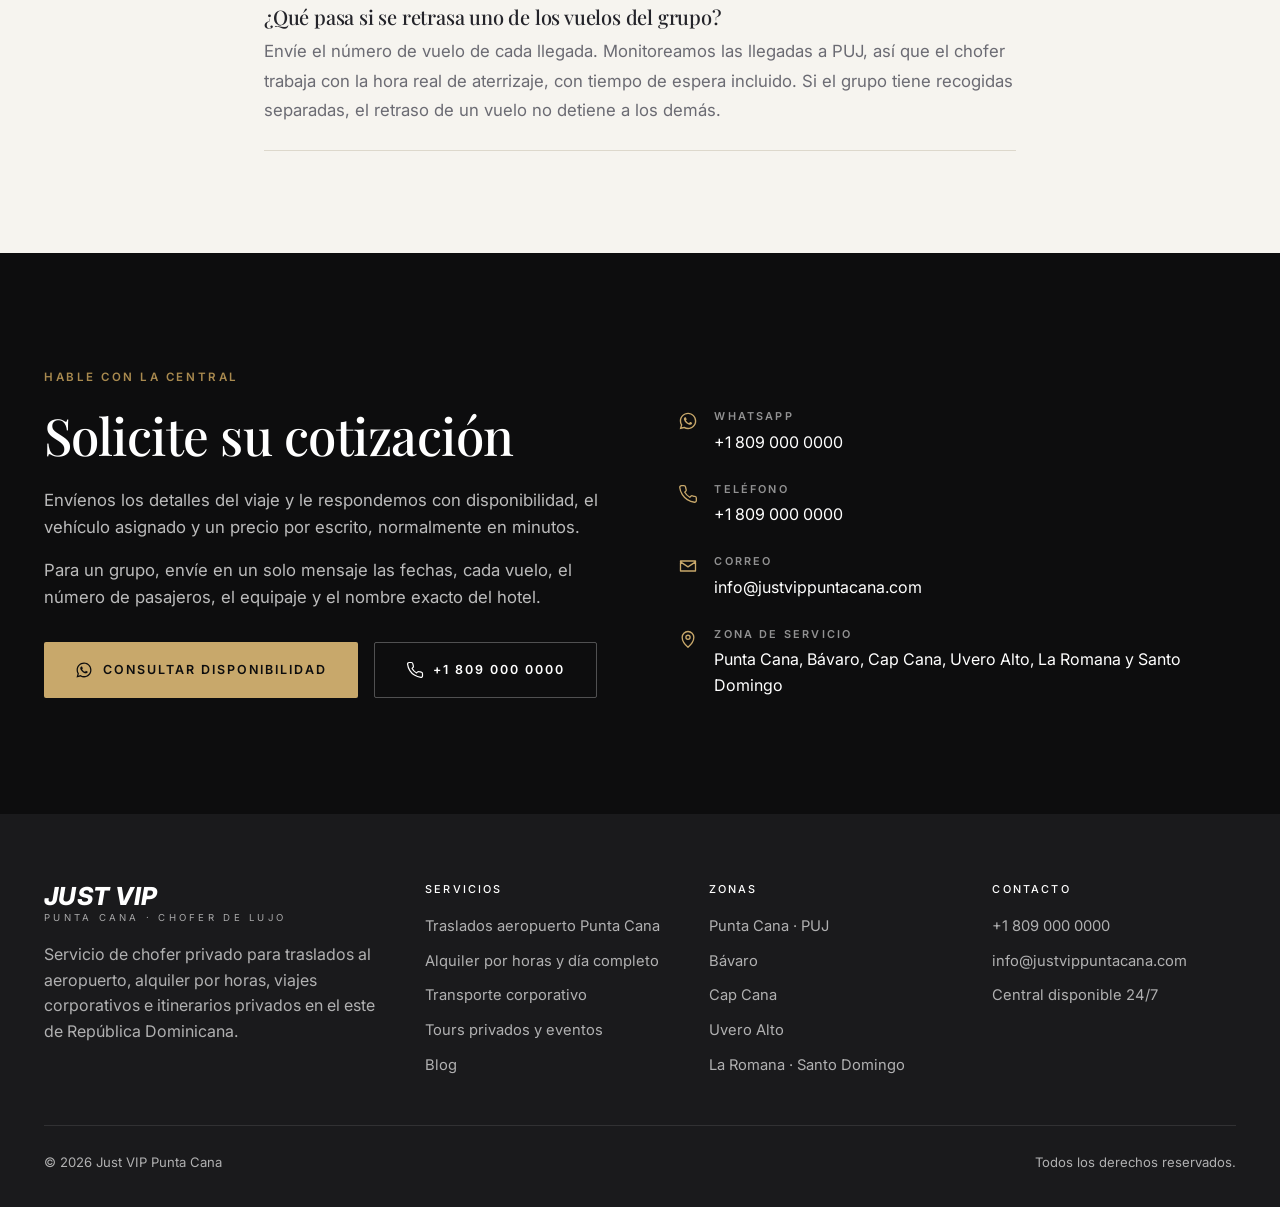
<file: es/blog/viaje-en-grupo-punta-cana-traslados.html>
<!DOCTYPE html>
<html lang="es" data-lang-lock="es">
<head>
<meta charset="utf-8">
<meta name="viewport" content="width=device-width, initial-scale=1">
<title>Viaje en grupo a Punta Cana: organizar traslados | Just VIP</title>
<meta name="description" content="¿Viaje en grupo a Punta Cana? Cómo repartir personas y maletas por vehículo, coordinar vuelos a distintas horas y tener una sola lista.">
<link rel="canonical" href="https://justvippuntacana.com/es/blog/viaje-en-grupo-punta-cana-traslados.html">
<link rel="alternate" hreflang="en" href="https://justvippuntacana.com/blog/group-trip-punta-cana-transfers.html">
<link rel="alternate" hreflang="es" href="https://justvippuntacana.com/es/blog/viaje-en-grupo-punta-cana-traslados.html">
<link rel="alternate" hreflang="x-default" href="https://justvippuntacana.com/blog/group-trip-punta-cana-transfers.html">
<meta property="og:title" content="Viaje en grupo a Punta Cana: organizar traslados | Just VIP">
<meta property="og:description" content="¿Viaje en grupo a Punta Cana? Cómo repartir personas y maletas por vehículo, coordinar vuelos a distintas horas y tener una sola lista.">
<meta property="og:type" content="article">
<meta property="og:url" content="https://justvippuntacana.com/es/blog/viaje-en-grupo-punta-cana-traslados.html">
<meta property="og:image" content="https://justvippuntacana.com/assets/img/hero.jpg">
<link rel="preconnect" href="https://fonts.googleapis.com">
<link rel="preconnect" href="https://fonts.gstatic.com" crossorigin>
<link href="https://fonts.googleapis.com/css2?family=Inter:wght@400;500;600;700;800&family=Playfair+Display:ital,wght@0,400;0,500;1,400;1,500&display=swap" rel="stylesheet">
<link rel="stylesheet" href="../../assets/css/styles.css">
<link rel="icon" href="data:image/svg+xml,<svg xmlns='http://www.w3.org/2000/svg' viewBox='0 0 100 100'><rect width='100' height='100' fill='%230d0d0e'/><text x='50' y='68' font-size='54' font-family='Georgia' font-style='italic' fill='%23c8a86b' text-anchor='middle'>V</text></svg>">
<script type="application/ld+json">
{
  "@context": "https://schema.org",
  "@type": "Article",
  "headline": "Viaje en grupo a Punta Cana: cómo organizarlo sin perder medio día en traslados",
  "description": "¿Viaje en grupo a Punta Cana? Cómo repartir personas y maletas por vehículo, coordinar vuelos a distintas horas y tener una sola lista.",
  "datePublished": "2026-12-21",
  "dateModified": "2026-12-21",
  "inLanguage": "es",
  "image": "https://justvippuntacana.com/assets/img/hero.jpg",
  "mainEntityOfPage": {
    "@type": "WebPage",
    "@id": "https://justvippuntacana.com/es/blog/viaje-en-grupo-punta-cana-traslados.html"
  },
  "author": {
    "@type": "Organization",
    "name": "Just VIP Punta Cana",
    "url": "https://justvippuntacana.com/"
  },
  "publisher": {
    "@type": "Organization",
    "name": "Just VIP Punta Cana",
    "url": "https://justvippuntacana.com/"
  }
}
</script>
<script type="application/ld+json">
{
  "@context": "https://schema.org",
  "@type": "FAQPage",
  "inLanguage": "es",
  "mainEntity": [
    {
      "@type": "Question",
      "name": "¿Cuántas personas caben en un vehículo?",
      "acceptedAnswer": {
        "@type": "Answer",
        "text": "Nuestras SUV (Lincoln Navigator, Cadillac Escalade y las dos Chevrolet Suburban) llevan hasta 6 pasajeros. La Navigator y la Escalade llevan 5 maletas y las Suburban 6. La Mercedes-Benz Sprinter lleva hasta 14 pasajeros, con espacio para 14 maletas."
      }
    },
    {
      "@type": "Question",
      "name": "¿Y si nuestro grupo es de más de 14 personas?",
      "acceptedAnswer": {
        "@type": "Answer",
        "text": "Ningún vehículo de la flota lleva más de 14 pasajeros, así que coordinamos más de uno. Envíe el número de pasajeros, los vuelos y el equipaje, y le respondemos con los vehículos asignados y un precio por escrito."
      }
    },
    {
      "@type": "Question",
      "name": "¿El precio es por persona o por vehículo?",
      "acceptedAnswer": {
        "@type": "Answer",
        "text": "Por vehículo, no por pasajero, y el chofer está incluido. Las tarifas para Punta Cana y Cap Cana aparecen en cada página de vehículo; Uvero Alto y otros destinos se cotizan a solicitud."
      }
    },
    {
      "@type": "Question",
      "name": "¿Qué pasa si se retrasa uno de los vuelos del grupo?",
      "acceptedAnswer": {
        "@type": "Answer",
        "text": "Envíe el número de vuelo de cada llegada. Monitoreamos las llegadas a PUJ, así que el chofer trabaja con la hora real de aterrizaje, con tiempo de espera incluido. Si el grupo tiene recogidas separadas, el retraso de un vuelo no detiene a los demás."
      }
    }
  ]
}
</script>
<script type="application/ld+json">
{
  "@context": "https://schema.org",
  "@type": "BreadcrumbList",
  "itemListElement": [
    {
      "@type": "ListItem",
      "position": 1,
      "name": "Inicio",
      "item": "https://justvippuntacana.com/"
    },
    {
      "@type": "ListItem",
      "position": 2,
      "name": "Blog",
      "item": "https://justvippuntacana.com/es/blog/"
    },
    {
      "@type": "ListItem",
      "position": 3,
      "name": "Viaje en grupo a Punta Cana: cómo organizarlo sin perder medio día en traslados",
      "item": "https://justvippuntacana.com/es/blog/viaje-en-grupo-punta-cana-traslados.html"
    }
  ]
}
</script>
</head>
<body>

<svg width="0" height="0" style="position:absolute" aria-hidden="true">
  <defs>
    <symbol id="i-wa" viewBox="0 0 24 24"><path fill="currentColor" d="M12.04 2C6.58 2 2.13 6.45 2.13 11.91c0 1.75.46 3.45 1.32 4.95L2 22l5.25-1.38a9.87 9.87 0 0 0 4.79 1.22h.01c5.46 0 9.91-4.45 9.91-9.91C21.96 6.45 17.5 2 12.04 2Zm0 18.15h-.01a8.2 8.2 0 0 1-4.19-1.15l-.3-.18-3.12.82.83-3.04-.2-.31a8.2 8.2 0 0 1-1.26-4.38c0-4.54 3.7-8.23 8.25-8.23 2.2 0 4.27.86 5.83 2.42a8.19 8.19 0 0 1 2.41 5.82c0 4.54-3.7 8.23-8.24 8.23Zm4.52-6.16c-.25-.13-1.47-.72-1.69-.81-.23-.08-.39-.12-.56.13-.16.24-.64.8-.79.97-.14.16-.29.18-.54.06-.25-.13-1.05-.39-2-1.23-.74-.66-1.24-1.47-1.38-1.72-.15-.25-.02-.38.11-.5.11-.11.25-.29.37-.43.13-.15.17-.25.25-.41.08-.17.04-.31-.02-.43-.06-.13-.56-1.35-.77-1.84-.2-.48-.4-.42-.55-.43h-.47c-.16 0-.43.06-.65.31-.22.25-.85.84-.85 2.04 0 1.2.87 2.36.99 2.52.12.17 1.71 2.61 4.14 3.66.58.25 1.03.4 1.38.51.58.19 1.11.16 1.53.1.47-.07 1.47-.6 1.67-1.18.21-.58.21-1.07.15-1.18-.06-.1-.23-.16-.48-.29Z"/></symbol>
    <symbol id="i-phone" viewBox="0 0 24 24"><path fill="none" stroke="currentColor" stroke-width="1.6" stroke-linecap="round" stroke-linejoin="round" d="M22 16.9v3a2 2 0 0 1-2.2 2 19.8 19.8 0 0 1-8.6-3.1 19.5 19.5 0 0 1-6-6A19.8 19.8 0 0 1 2.1 4.2 2 2 0 0 1 4.1 2h3a2 2 0 0 1 2 1.7c.1 1 .4 1.9.7 2.8a2 2 0 0 1-.5 2.1L8.1 9.9a16 16 0 0 0 6 6l1.3-1.3a2 2 0 0 1 2.1-.4c.9.3 1.8.6 2.8.7a2 2 0 0 1 1.7 2Z"/></symbol>
    <symbol id="i-check" viewBox="0 0 24 24"><path fill="none" stroke="currentColor" stroke-width="2" stroke-linecap="round" stroke-linejoin="round" d="m4 12.5 5 5L20 6.5"/></symbol>
    <symbol id="i-users" viewBox="0 0 24 24"><path fill="none" stroke="currentColor" stroke-width="1.7" stroke-linecap="round" stroke-linejoin="round" d="M16 20v-2a4 4 0 0 0-4-4H6a4 4 0 0 0-4 4v2M9 10a4 4 0 1 0 0-8 4 4 0 0 0 0 8Zm13 10v-2a4 4 0 0 0-3-3.9M16 2.1a4 4 0 0 1 0 7.8"/></symbol>
    <symbol id="i-bag" viewBox="0 0 24 24"><path fill="none" stroke="currentColor" stroke-width="1.7" stroke-linecap="round" stroke-linejoin="round" d="M3 7h18v14H3zM8 7V4h8v3M3 12h18"/></symbol>
    <symbol id="i-plane" viewBox="0 0 24 24"><path fill="none" stroke="currentColor" stroke-width="1.6" stroke-linecap="round" stroke-linejoin="round" d="M21 15.5 13.5 12V5.3a1.8 1.8 0 0 0-3.6 0V12L2.4 15.5v2.2l7.5-2.2v4.1l-2.2 1.5v1.4l3.9-1.1 3.9 1.1v-1.4l-2.2-1.5v-4.1l7.7 2.2z"/></symbol>
    <symbol id="i-clock" viewBox="0 0 24 24"><path fill="none" stroke="currentColor" stroke-width="1.6" stroke-linecap="round" stroke-linejoin="round" d="M12 21a9 9 0 1 0 0-18 9 9 0 0 0 0 18Zm0-13.5V12l3.5 2"/></symbol>
    <symbol id="i-case" viewBox="0 0 24 24"><path fill="none" stroke="currentColor" stroke-width="1.6" stroke-linecap="round" stroke-linejoin="round" d="M3 8h18v12H3zM8.5 8V5.5A1.5 1.5 0 0 1 10 4h4a1.5 1.5 0 0 1 1.5 1.5V8"/></symbol>
    <symbol id="i-palm" viewBox="0 0 24 24"><path fill="none" stroke="currentColor" stroke-width="1.6" stroke-linecap="round" stroke-linejoin="round" d="M12 8v13M12 8c0-2.5 2.5-4.5 6-4M12 8c0-2.5-2.5-4.5-6-4M12 8c2.5-1.5 5.5-1 7 1M12 8c-2.5-1.5-5.5-1-7 1M12 8a2 2 0 1 0 0-4 2 2 0 0 0 0 4Z"/></symbol>
    <symbol id="i-pin" viewBox="0 0 24 24"><path fill="none" stroke="currentColor" stroke-width="1.6" stroke-linecap="round" stroke-linejoin="round" d="M12 22s7-6 7-12a7 7 0 1 0-14 0c0 6 7 12 7 12Zm0-9.5a2.5 2.5 0 1 0 0-5 2.5 2.5 0 0 0 0 5Z"/></symbol>
    <symbol id="i-car" viewBox="0 0 24 24"><path fill="none" stroke="currentColor" stroke-width="1.6" stroke-linecap="round" stroke-linejoin="round" d="M5 16h14M3.5 16v-3.2l2-5A2 2 0 0 1 7.4 6.5h9.2a2 2 0 0 1 1.9 1.3l2 5V16M6 19v-3m12 3v-3M6.5 12.5h11"/></symbol>
    <symbol id="i-shield" viewBox="0 0 24 24"><path fill="none" stroke="currentColor" stroke-width="1.6" stroke-linecap="round" stroke-linejoin="round" d="M12 22s8-3.5 8-10V5.5L12 2.5 4 5.5V12c0 6.5 8 10 8 10Zm-3-10.5 2.2 2.2L15.5 9"/></symbol>
    <symbol id="i-mail" viewBox="0 0 24 24"><path fill="none" stroke="currentColor" stroke-width="1.6" stroke-linecap="round" stroke-linejoin="round" d="M3 6h18v12H3zM3 7l9 6 9-6"/></symbol>
    <symbol id="i-arrow" viewBox="0 0 24 24"><path fill="none" stroke="currentColor" stroke-width="1.8" stroke-linecap="round" stroke-linejoin="round" d="M7 17 17 7M9 7h8v8"/></symbol>
    <symbol id="i-sedan" viewBox="0 0 120 54"><path fill="#1a1a1c" d="M8 40c-3 0-5-2-5-5v-5c0-3 2-5 5-6l16-4 12-9c3-2 6-3 9-3h22c4 0 7 1 10 4l10 8 18 5c3 1 5 3 5 6v4c0 3-2 5-5 5H8Z"/><path fill="#5a5a60" d="M40 16h18v10H33l7-10Zm22 0h12l9 10H62V16Z"/><circle cx="32" cy="40" r="9" fill="#111"/><circle cx="32" cy="40" r="4" fill="#8d8d93"/><circle cx="90" cy="40" r="9" fill="#111"/><circle cx="90" cy="40" r="4" fill="#8d8d93"/></symbol>
    <symbol id="i-suv" viewBox="0 0 120 54"><path fill="#1a1a1c" d="M14 45c-5 0-8-3-8-7V22c0-4 3-7 7-8l9-2 7-8c2-2 5-3 8-3h38c4 0 7 2 9 5l7 8 12 2c5 1 8 4 8 8v14c0 4-3 7-7 7H14Z"/><path fill="#5a5a60" d="M33 8h19v14H24l9-14Zm23 0h14l10 14H56V8Zm22 0h4l11 14H78V8Z"/><rect x="6" y="30" width="108" height="4" fill="#0d0d0e" opacity=".5"/><circle cx="33" cy="45" r="10" fill="#111"/><circle cx="33" cy="45" r="4.5" fill="#8d8d93"/><circle cx="92" cy="45" r="10" fill="#111"/><circle cx="92" cy="45" r="4.5" fill="#8d8d93"/></symbol>
    <symbol id="i-van" viewBox="0 0 120 54"><path fill="#1a1a1c" d="M12 44c-5 0-9-3-9-8V18c0-5 4-8 9-8h56c4 0 8 2 11 5l18 17c3 3 5 6 5 9 0 2-2 3-5 3H12Z"/><path fill="#5a5a60" d="M18 16h16v14H18V16Zm22 0h16v14H40V16Zm22 0h9l12 14H62V16Z"/><circle cx="32" cy="44" r="9" fill="#111"/><circle cx="32" cy="44" r="4" fill="#8d8d93"/><circle cx="92" cy="44" r="9" fill="#111"/><circle cx="92" cy="44" r="4" fill="#8d8d93"/></symbol>
    <symbol id="i-user" viewBox="0 0 24 24"><path fill="none" stroke="currentColor" stroke-width="1.6" stroke-linecap="round" stroke-linejoin="round" d="M20 21v-2a4 4 0 0 0-4-4H8a4 4 0 0 0-4 4v2M12 11a4 4 0 1 0 0-8 4 4 0 0 0 0 8Z"/></symbol>
    <symbol id="i-snow" viewBox="0 0 24 24"><path fill="none" stroke="currentColor" stroke-width="1.6" stroke-linecap="round" stroke-linejoin="round" d="M12 2v20M4.5 6.5l15 11M19.5 6.5l-15 11M12 6l-2.5-2M12 6l2.5-2M12 18l-2.5 2M12 18l2.5 2"/></symbol>
    <symbol id="i-drink" viewBox="0 0 24 24"><path fill="none" stroke="currentColor" stroke-width="1.6" stroke-linecap="round" stroke-linejoin="round" d="M7 3h10l-1 18H8L7 3Zm.4 7h9.2"/></symbol>
    <symbol id="i-award" viewBox="0 0 24 24"><path fill="none" stroke="currentColor" stroke-width="1.6" stroke-linecap="round" stroke-linejoin="round" d="M12 14a5 5 0 1 0 0-10 5 5 0 0 0 0 10Zm-3.5 1L7 22l5-2.5L17 22l-1.5-7"/></symbol>
    <symbol id="i-headset" viewBox="0 0 24 24"><path fill="none" stroke="currentColor" stroke-width="1.6" stroke-linecap="round" stroke-linejoin="round" d="M4 15v-3a8 8 0 1 1 16 0v3M4 14h2.5a1 1 0 0 1 1 1v3.5a1 1 0 0 1-1 1H5a1 1 0 0 1-1-1V14Zm16 0h-2.5a1 1 0 0 0-1 1v3.5a1 1 0 0 0 1 1H19a1 1 0 0 0 1-1V14Z"/></symbol>
    <symbol id="i-chev" viewBox="0 0 24 24"><path fill="none" stroke="currentColor" stroke-width="2" stroke-linecap="round" stroke-linejoin="round" d="m15 5-7 7 7 7"/></symbol>
    <symbol id="i-seat" viewBox="0 0 120 54"><rect x="18" y="10" width="34" height="34" rx="6" fill="#6b4f34"/><rect x="24" y="4" width="22" height="16" rx="6" fill="#8a6743"/><rect x="60" y="10" width="34" height="34" rx="6" fill="#6b4f34"/><rect x="66" y="4" width="22" height="16" rx="6" fill="#8a6743"/><rect x="14" y="44" width="92" height="5" rx="2" fill="#2c2c30"/></symbol>
    <symbol id="i-detail" viewBox="0 0 120 54"><circle cx="60" cy="27" r="20" fill="none" stroke="rgba(200,168,107,.75)" stroke-width="2.5"/><circle cx="60" cy="27" r="7" fill="rgba(200,168,107,.6)"/><path d="M60 7v12M60 35v12M40 27h12M68 27h12M46 13l8 8M74 41l-8-8M46 41l8-8M74 13l-8 8" stroke="rgba(200,168,107,.6)" stroke-width="2.5" stroke-linecap="round"/></symbol>
    <symbol id="i-palms-art" viewBox="0 0 400 300">
      <g fill="none" stroke="rgba(200,168,107,.45)" stroke-width="2.5" stroke-linecap="round">
        <path d="M150 300V120M150 120c-14-34-58-46-92-34M150 120c-30-24-74-16-96 12M150 120c14-38 58-52 94-38M150 120c32-26 78-18 100 12"/>
        <path d="M262 300V165M262 165c-10-25-42-34-68-25M262 165c10-28 42-38 70-28M262 165c-22-18-54-12-70 9M262 165c24-20 58-14 74 8"/>
      </g>
      <circle cx="150" cy="112" r="7" fill="rgba(200,168,107,.5)"/>
      <circle cx="262" cy="158" r="5.5" fill="rgba(200,168,107,.5)"/>
      <path d="M0 300h400" stroke="rgba(200,168,107,.25)" stroke-width="2"/>
    </symbol>
  </defs>
</svg>

<header class="site-header">
  <div class="wrap">
    <a class="brand" href="../../index.html">
      <strong>JUST VIP</strong>
      <span data-i18n="brand.tagline">Punta Cana · Chofer de Lujo</span>
    </a>

    <nav class="nav" id="nav">
      <a href="../../index.html#services" data-i18n="nav.services">Servicios</a>
      <a href="../../index.html#fleet" data-i18n="nav.fleet">Flota</a>
      <a href="../../index.html#how" data-i18n="nav.how">Cómo funciona</a>
      <a href="../../index.html#why" data-i18n="nav.why">Nosotros</a>
      <a href="#contact" data-i18n="nav.contact">Contacto</a>
    </nav>

    <div class="header-actions">
      <div class="lang-switch" role="group" aria-label="Language / Idioma">
        <button type="button" data-lang="en" data-href="../../blog/group-trip-punta-cana-transfers.html" aria-pressed="false">EN</button>
        <button type="button" data-lang="es" data-href="../../es/blog/viaje-en-grupo-punta-cana-traslados.html" aria-pressed="true">ES</button>
      </div>
      <a class="btn btn--gold" data-wa href="#contact">
        <svg aria-hidden="true"><use href="#i-wa"></use></svg>
        <span data-i18n="cta.book">Reservar chofer</span>
      </a>
      <button class="nav-toggle" type="button" aria-label="Menu" aria-expanded="false">
        <span></span><span></span><span></span>
      </button>
    </div>
  </div>
</header>

<main class="page">
  <article class="post">
    <div class="wrap post-wrap">
      <nav class="breadcrumb" aria-label="Breadcrumb">
        <a href="../../index.html">Inicio</a>
        <span class="sep">/</span>
        <a href="../../es/blog/">Blog</a>
        <span class="sep">/</span>
        <span aria-current="page">Viaje en grupo a Punta Cana: cómo organizarlo sin perder medio día en traslados</span>
      </nav>
      <header class="post-head">
        <h1>Viaje en grupo a Punta Cana: cómo organizarlo sin perder medio día en traslados</h1>
        <p class="post-meta">Publicado <time datetime="2026-12-21">21 de diciembre de 2026</time> · Just VIP Punta Cana</p>
      </header>
      <figure class="post-figure">
        <img src="../../assets/img/hero.jpg" alt="Avión en la plataforma del aeropuerto de Punta Cana al amanecer" width="1500" height="844" decoding="async">
      </figure>
      <div class="post-body">
<p class="post-lede">Un viaje en grupo a Punta Cana suele torcerse en el mismo momento: la primera tarde. Doce personas aterrizan en tres vuelos distintos, alguien ha reservado un taxi, otro espera en la salida sin señal y las maletas no caben en el coche que llegó. Cuando todos están por fin en el hotel, se ha ido medio día.</p>
<p>Casi nada de esto tiene que ver con Punta Cana. Depende de unas pocas decisiones que se toman antes de volar: cuántos vehículos, quién espera a quién y quién lleva la lista. Aquí van en orden, con nuestra flota como referencia.</p>
<h2>Cuente asientos y maletas, no solo personas</h2>
<p>La primera pregunta no es cuántas personas vienen, sino cuántas personas y cuántas maletas. Seis personas con equipaje de mano no son lo mismo que seis con bolsas de golf, un cochecito y un vestido de novia en su funda.</p>
<p>La Lincoln Navigator y la Cadillac Escalade llevan hasta 6 pasajeros con espacio para 5 maletas. Las dos Chevrolet Suburban también llevan hasta 6, pero caben 6 maletas, así que son la mejor opción cuando cada pasajero trae una maleta grande. La <a href="../../fleet/mercedes-benz-sprinter-2026.html">Mercedes-Benz Sprinter</a> lleva hasta 14 pasajeros con espacio para 14 maletas, de modo que un grupo de ese tamaño viaja junto, con su equipaje, en un solo vehículo.</p>
<p>En resumen:</p>
<ul>
  <li><strong>Hasta 6 personas, poco equipaje:</strong> una SUV.</li>
  <li><strong>Hasta 6 personas, una maleta grande cada una:</strong> una <a href="../../fleet/chevrolet-suburban-2018.html">Suburban</a>, por la sexta maleta.</li>
  <li><strong>De 7 a 14 personas:</strong> una Sprinter, o dos SUV si el grupo se va a separar de todos modos.</li>
  <li><strong>Más de 14:</strong> más de un vehículo, coordinados entre sí.</li>
</ul>
<p>¿Una van o varios coches? Un solo vehículo mantiene a todos en el mismo horario: un punto de encuentro, un chofer, una salida. Dos o tres SUV dan flexibilidad cuando parte del grupo se aloja en otro hotel o cuando las llegadas están separadas por horas. Como nuestras tarifas son por vehículo, no por pasajero, la comparación es fácil: en la tabla de tarifas actual para Punta Cana y Cap Cana, la Sprinter cuesta $85 una ida y la SUV más económica $65, así que una van suele salir más barata que dos SUV. Uvero Alto y otros destinos se cotizan aparte; todas las tarifas están en <a href="../../index.html#fleet">la página de la flota</a>.</p>
<p>Indique aparte los bultos difíciles: bolsas de golf, equipo de buceo, cochecitos, una silla de ruedas, instrumentos, cajas para un evento. Son los que deciden si un vehículo basta.</p>

<h2>Cuando los vuelos llegan a distintas horas</h2>
<p>Los grupos casi nunca llegan en el mismo avión. La mayoría de los visitantes de la zona aterriza en el Aeropuerto Internacional de Punta Cana (PUJ), así que la pregunta es qué hacer entre la primera llegada y la última.</p>
<p><strong>Esperar a todos.</strong> Si los vuelos aterrizan con poca diferencia, los primeros esperan y todo el grupo sale en un solo vehículo. Funciona si la espera es corta. Funciona mal si la diferencia es de tres o cuatro horas y los primeros traen niños pequeños o tienen una cena reservada.</p>
<p><strong>Separar las recogidas.</strong> Si las llegadas están muy separadas, reserve una recogida por vuelo (o por vuelos cercanos), con un vehículo a la medida de esa parte del grupo. Una pareja en el vuelo de la mañana va en una SUV; los diez que aterrizan por la tarde, en la Sprinter. Nadie pasa el primer día de vacaciones en la sala de llegadas.</p>
<p>Elija lo que elija, envíe el número de vuelo de cada llegada, no solo el de la primera. Monitoreamos las llegadas a PUJ, así que el chofer trabaja con la hora real de aterrizaje, con tiempo de espera incluido. Cuando las recogidas van separadas, el retraso de un vuelo se queda en ese vuelo y no arrastra a los demás.</p>

<h2>Una sola persona lleva la lista</h2>
<p>Los grupos que llegan sin problemas casi siempre tienen un organizador que lleva la lista y habla con la empresa de traslados. No tiene que ser quien paga; debe ser quien contesta el WhatsApp.</p>
<p>La lista que necesita esa persona es corta:</p>
<ul>
  <li>El nombre de cada viajero, agrupado por vuelo.</li>
  <li>Número de vuelo, fecha y hora prevista de llegada de cada vuelo.</li>
  <li>Número de maletas y bultos grandes en cada vuelo.</li>
  <li>El nombre exacto del hotel o la villa, tal como aparece en la reserva, y la dirección si es una villa privada.</li>
  <li>Un móvil por vuelo que esté encendido al aterrizar.</li>
  <li>La fecha, el vuelo y la hora de regreso de cada persona.</li>
</ul>
<p>El nombre del hotel merece su propia línea. En Punta Cana hay muchos resorts con nombres parecidos, varios de la misma cadena, así que el nombre de la cadena no basta. Copie el nombre completo de la confirmación de la reserva. Para una villa o un apartamento, envíe la dirección y una ubicación en el mapa.</p>
<p>Envíe la lista completa en un solo mensaje, no a trozos durante una semana. Si cambia el vuelo de alguien, el organizador actualiza la lista y la vuelve a enviar. Los grupos corporativos pueden tener el mismo esquema para equipos e invitados, con un solo contacto y facturación consolidada.</p>

<h2>La primera noche y las salidas en grupo</h2>
<p>Después llega la primera noche. Un grupo de diez decidiendo a las siete dónde cenar y buscando luego tres taxis es como un buen día termina mal. Decídalo con antelación y haga que el grupo se mueva una sola vez.</p>
<p>Para elegir dónde llevar al grupo la primera noche, en Roavi (roavi.com) puede escribirle gratis a <a href="https://roavi.com/es/punta-cana-guia-local" target="_blank" rel="noopener">un residente de Punta Cana</a>; cada Local Friend pone su propio precio por hora, se le paga directamente y Roavi no cobra comisión.</p>
<p>Con un plan, el transporte es sencillo. Si el restaurante es un solo trayecto, resérvelo como traslado de ida y otro de vuelta. Si la noche tiene varias paradas, o prefiere no fijar la hora de regreso, el alquiler por horas mantiene el mismo vehículo y chofer con el grupo toda la noche; se cotiza a solicitud. Lo mismo vale para las salidas durante la semana: las excursiones privadas a Saona, Macao o Altos de Chavón se organizan con tiempo de espera incluido: el vehículo que lleva al grupo es el que lo trae de vuelta. Para una boda o una celebración, envíe el horario completo del día y planificamos los vehículos en torno a él.</p>

<h2>La vuelta al aeropuerto</h2>
<p>El regreso es más fácil, porque las horas se conocen de antemano, pero los grupos también tropiezan aquí. La gente suele irse en vuelos distintos, y la salida del hotel rara vez coincide con la del vuelo.</p>
<p>Planifique el regreso con la misma lista: agrupe a los viajeros por vuelo de salida y calcule la hora de recogida en cada hotel, con margen para el check-in en PUJ. La hora de recogida forma parte de la confirmación por escrito, así que todos saben cuándo estar en el lobby. Si todo el grupo vuela en un intervalo corto, un solo vehículo puede recoger a todos; si no, separe el regreso igual que separó la llegada. Reservar la vuelta junto con la llegada le ahorra al organizador otra ronda de mensajes.</p>

<h2>Preguntas frecuentes</h2>
<div class="faq">
<div class="faq-item">
  <h3>¿Cuántas personas caben en un vehículo?</h3>
  <p>Nuestras SUV (Lincoln Navigator, Cadillac Escalade y las dos Chevrolet Suburban) llevan hasta 6 pasajeros. La Navigator y la Escalade llevan 5 maletas y las Suburban 6. La Mercedes-Benz Sprinter lleva hasta 14 pasajeros, con espacio para 14 maletas.</p>
</div>
<div class="faq-item">
  <h3>¿Y si nuestro grupo es de más de 14 personas?</h3>
  <p>Ningún vehículo de la flota lleva más de 14 pasajeros, así que coordinamos más de uno. Envíe el número de pasajeros, los vuelos y el equipaje, y le respondemos con los vehículos asignados y un precio por escrito.</p>
</div>
<div class="faq-item">
  <h3>¿El precio es por persona o por vehículo?</h3>
  <p>Por vehículo, no por pasajero, y el chofer está incluido. Las tarifas para Punta Cana y Cap Cana aparecen en cada página de vehículo; Uvero Alto y otros destinos se cotizan a solicitud.</p>
</div>
<div class="faq-item">
  <h3>¿Qué pasa si se retrasa uno de los vuelos del grupo?</h3>
  <p>Envíe el número de vuelo de cada llegada. Monitoreamos las llegadas a PUJ, así que el chofer trabaja con la hora real de aterrizaje, con tiempo de espera incluido. Si el grupo tiene recogidas separadas, el retraso de un vuelo no detiene a los demás.</p>
</div>
</div>
      </div>
    </div>
  </article>

  <section class="section quote-section" id="contact">
    <div class="wrap quote-layout">
      <div>
        <p class="eyebrow" data-i18n="contact.eyebrow">Hable con la central</p>
        <h2 data-i18n="contact.title">Solicite su cotización</h2>
        <p class="lede" style="margin-top:1.5rem" data-i18n="contact.lede">Envíenos los detalles del viaje y le respondemos con disponibilidad, el vehículo asignado y un precio por escrito, normalmente en minutos.</p>
        <p class="lede">Para un grupo, envíe en un solo mensaje las fechas, cada vuelo, el número de pasajeros, el equipaje y el nombre exacto del hotel.</p>
        <div class="hero-cta" style="margin-top:2rem">
          <a class="btn btn--gold" data-wa href="#contact">
            <svg aria-hidden="true"><use href="#i-wa"></use></svg>
            <span data-i18n="cta.check">Consultar disponibilidad</span>
          </a>
          <a class="btn btn--ghost" data-tel href="#contact">
            <svg aria-hidden="true"><use href="#i-phone"></use></svg>
            <span data-phone>+1 809 000 0000</span>
          </a>
        </div>
      </div>

      <ul class="contact-list">
        <li>
          <svg aria-hidden="true"><use href="#i-wa"></use></svg>
          <div><b data-i18n="contact.wa">WhatsApp</b><a data-wa href="#" data-phone>+1 809 000 0000</a></div>
        </li>
        <li>
          <svg aria-hidden="true"><use href="#i-phone"></use></svg>
          <div><b data-i18n="contact.phone">Teléfono</b><a data-tel href="#" data-phone>+1 809 000 0000</a></div>
        </li>
        <li>
          <svg aria-hidden="true"><use href="#i-mail"></use></svg>
          <div><b data-i18n="contact.email">Correo</b><a href="mailto:info@justvippuntacana.com">info@justvippuntacana.com</a></div>
        </li>
        <li>
          <svg aria-hidden="true"><use href="#i-pin"></use></svg>
          <div><b data-i18n="contact.area">Zona de servicio</b><span data-i18n="contact.areaText">Punta Cana, Bávaro, Cap Cana, Uvero Alto, La Romana y Santo Domingo</span></div>
        </li>
      </ul>
    </div>
  </section>
</main>

<footer class="site-footer">
  <div class="wrap">
    <div class="footer-grid">
      <div>
        <div class="brand">
          <strong>JUST VIP</strong>
          <span data-i18n="brand.tagline">Punta Cana · Chofer de Lujo</span>
        </div>
        <p data-i18n="footer.blurb">Servicio de chofer privado para traslados al aeropuerto, alquiler por horas, viajes corporativos e itinerarios privados en el este de República Dominicana.</p>
      </div>
      <div>
        <h4 data-i18n="footer.services">Servicios</h4>
        <ul>
          <li><a href="../../index.html#services" data-i18n="services.s1.title">Traslados aeropuerto Punta Cana</a></li>
          <li><a href="../../index.html#services" data-i18n="services.s2.title">Alquiler por horas y día completo</a></li>
          <li><a href="../../index.html#services" data-i18n="services.s3.title">Transporte corporativo</a></li>
          <li><a href="../../index.html#services" data-i18n="services.s4.title">Tours privados y eventos</a></li>
          <li><a href="../../es/blog/" data-i18n="footer.blog">Blog</a></li>
        </ul>
      </div>
      <div>
        <h4 data-i18n="footer.areas">Zonas</h4>
        <ul>
          <li>Punta Cana · PUJ</li>
          <li>Bávaro</li>
          <li>Cap Cana</li>
          <li>Uvero Alto</li>
          <li>La Romana · Santo Domingo</li>
        </ul>
      </div>
      <div>
        <h4 data-i18n="footer.contact">Contacto</h4>
        <ul>
          <li><a data-wa href="#" data-phone>+1 809 000 0000</a></li>
          <li><a href="mailto:info@justvippuntacana.com">info@justvippuntacana.com</a></li>
          <li data-i18n="footer.hours">Central disponible 24/7</li>
        </ul>
      </div>
    </div>
    <div class="footer-bottom">
      <span>© <span id="year">2026</span> Just VIP Punta Cana</span>
      <span data-i18n="footer.rights">Todos los derechos reservados.</span>
    </div>
  </div>
</footer>

<div class="floats">
  <a class="float float--call" data-tel href="#contact" aria-label="Call"><svg aria-hidden="true"><use href="#i-phone"></use></svg></a>
  <a class="float float--wa" data-wa href="#contact" aria-label="WhatsApp"><svg aria-hidden="true"><use href="#i-wa"></use></svg></a>
</div>

<script src="../../assets/js/i18n.js"></script>
<script src="../../assets/js/main.js"></script>
</body>
</html>
</file>
<file: assets/css/styles.css>
/* ==========================================================================
   Just VIP Punta Cana — luxury chauffeur / VIP transfer site
   ========================================================================== */

:root {
  --ink: #0d0d0e;
  --ink-soft: #1a1a1c;
  --bone: #f6f4ef;
  --bone-dim: #edeae1;
  --gold: #c8a86b;
  --gold-deep: #a98a4f;
  --text: #24242a;
  --muted: #6b6b73;
  --line: #ddd8cc;
  --white: #ffffff;
  --whatsapp: #25d366;

  --serif: "Playfair Display", "Times New Roman", Georgia, serif;
  --sans: "Inter", -apple-system, BlinkMacSystemFont, "Segoe UI", Helvetica, Arial, sans-serif;

  --wrap: 1240px;
  --nav-h: 86px;
  --ease: cubic-bezier(0.22, 0.61, 0.36, 1);
}

*,
*::before,
*::after { box-sizing: border-box; }

html { scroll-behavior: smooth; scroll-padding-top: var(--nav-h); }

body {
  margin: 0;
  background: var(--bone);
  color: var(--text);
  font-family: var(--sans);
  font-size: 16px;
  line-height: 1.6;
  -webkit-font-smoothing: antialiased;
  overflow-x: hidden;
}

img { max-width: 100%; display: block; }
a { color: inherit; text-decoration: none; }

h1, h2, h3, h4 {
  font-family: var(--serif);
  font-weight: 500;
  line-height: 1.1;
  letter-spacing: -0.01em;
  margin: 0;
}

h1 { font-size: clamp(2.6rem, 6vw, 4.6rem); }
h2 { font-size: clamp(2rem, 4vw, 3.2rem); }
h3 { font-size: clamp(1.25rem, 2vw, 1.6rem); }

p { margin: 0 0 1rem; }
p:last-child { margin-bottom: 0; }

.wrap {
  width: 100%;
  max-width: var(--wrap);
  margin: 0 auto;
  padding: 0 24px;
}

.eyebrow {
  font-size: 0.72rem;
  letter-spacing: 0.22em;
  text-transform: uppercase;
  color: var(--gold-deep);
  font-weight: 600;
  margin: 0 0 1.25rem;
}

.lede { color: var(--muted); font-size: 1.05rem; }
.italic-gold { font-style: italic; color: var(--gold); display: block; }

/* ---------- buttons ---------- */
.btn {
  display: inline-flex;
  align-items: center;
  justify-content: center;
  gap: 0.6rem;
  padding: 1.05rem 1.9rem;
  font-size: 0.78rem;
  font-weight: 600;
  letter-spacing: 0.16em;
  text-transform: uppercase;
  border: 1px solid transparent;
  border-radius: 2px;
  cursor: pointer;
  transition: background 0.3s var(--ease), color 0.3s var(--ease), border-color 0.3s var(--ease), transform 0.3s var(--ease);
}
.btn svg { width: 18px; height: 18px; flex: none; }
.btn--gold { background: var(--gold); color: var(--ink); }
.btn--gold:hover { background: var(--gold-deep); transform: translateY(-2px); }
.btn--ghost { border-color: rgba(255, 255, 255, 0.28); color: var(--white); }
.btn--ghost:hover { border-color: var(--gold); color: var(--gold); }
.btn--dark { background: var(--ink); color: var(--white); width: 100%; }
.btn--dark:hover { background: var(--ink-soft); }

.link-arrow {
  display: inline-flex;
  align-items: center;
  gap: 0.5rem;
  font-size: 0.74rem;
  font-weight: 600;
  letter-spacing: 0.16em;
  text-transform: uppercase;
  padding-bottom: 6px;
  border-bottom: 1px solid var(--line);
  transition: border-color 0.3s var(--ease), color 0.3s var(--ease);
}
.link-arrow:hover { color: var(--gold-deep); border-color: var(--gold); }

/* ---------- header ---------- */
.site-header {
  position: fixed;
  inset: 0 0 auto 0;
  z-index: 60;
  background: var(--ink);
  border-bottom: 1px solid rgba(255, 255, 255, 0.08);
}
.site-header .wrap {
  height: var(--nav-h);
  display: flex;
  align-items: center;
  justify-content: space-between;
  gap: 1.5rem;
}
.brand { color: var(--white); line-height: 1; }
.brand strong {
  display: block;
  font-family: var(--sans);
  font-size: 1.55rem;
  font-weight: 800;
  font-style: italic;
  letter-spacing: 0.02em;
}
.brand span {
  display: block;
  font-size: 0.6rem;
  letter-spacing: 0.34em;
  text-transform: uppercase;
  color: rgba(255, 255, 255, 0.62);
  margin-top: 5px;
}
.nav { display: flex; align-items: center; gap: 2rem; }
.nav a {
  color: rgba(255, 255, 255, 0.82);
  font-size: 0.74rem;
  font-weight: 500;
  letter-spacing: 0.18em;
  text-transform: uppercase;
  transition: color 0.25s var(--ease);
}
.nav a:hover { color: var(--gold); }
.header-actions { display: flex; align-items: center; gap: 1rem; }

.lang-switch { display: flex; border: 1px solid rgba(255, 255, 255, 0.22); border-radius: 2px; overflow: hidden; }
.lang-switch button {
  background: none;
  border: 0;
  color: rgba(255, 255, 255, 0.7);
  font: inherit;
  font-size: 0.7rem;
  font-weight: 600;
  letter-spacing: 0.12em;
  padding: 0.5rem 0.7rem;
  cursor: pointer;
  transition: background 0.25s var(--ease), color 0.25s var(--ease);
}
.lang-switch button[aria-pressed="true"] { background: var(--gold); color: var(--ink); }

.nav-toggle {
  display: none;
  background: none;
  border: 0;
  padding: 8px;
  cursor: pointer;
}
.nav-toggle span {
  display: block;
  width: 24px;
  height: 2px;
  background: var(--white);
  margin: 5px 0;
  transition: transform 0.3s var(--ease), opacity 0.2s var(--ease);
}
.nav-open .nav-toggle span:nth-child(1) { transform: translateY(7px) rotate(45deg); }
.nav-open .nav-toggle span:nth-child(2) { opacity: 0; }
.nav-open .nav-toggle span:nth-child(3) { transform: translateY(-7px) rotate(-45deg); }

/* ---------- hero ---------- */
.hero {
  position: relative;
  min-height: 92vh;
  display: flex;
  align-items: center;
  padding: calc(var(--nav-h) + 80px) 0 120px;
  background: #080a0a;
  color: var(--white);
  overflow: hidden;
}

/* photographic backdrop */
.hero-media { position: absolute; inset: 0; z-index: 0; }
.hero-media img {
  width: 100%;
  height: 100%;
  object-fit: cover;
  object-position: center 46%;
}
/* legibility wash over the photo */
.hero::before {
  content: "";
  position: absolute;
  inset: 0;
  z-index: 1;
  background:
    linear-gradient(90deg, rgba(6, 8, 9, 0.9) 0%, rgba(6, 8, 9, 0.68) 46%, rgba(6, 8, 9, 0.24) 100%),
    linear-gradient(to bottom, rgba(6, 8, 9, 0.62) 0%, rgba(6, 8, 9, 0.12) 38%, rgba(6, 8, 9, 0.3) 100%);
}
.hero::after {
  content: "";
  position: absolute;
  inset: auto 0 0 0;
  z-index: 2;
  height: 96px;
  background: linear-gradient(to bottom, rgba(246, 244, 239, 0), var(--bone));
}
.hero-inner { position: relative; z-index: 3; max-width: 660px; }
.hero .rule { width: 56px; height: 1px; background: var(--gold); margin-bottom: 2rem; }
.hero p.lede { color: rgba(255, 255, 255, 0.78); max-width: 34rem; margin: 1.8rem 0 2rem; }
.hero-meta {
  display: flex;
  flex-wrap: wrap;
  align-items: center;
  gap: 1.4rem;
  font-size: 0.72rem;
  letter-spacing: 0.18em;
  text-transform: uppercase;
  color: rgba(255, 255, 255, 0.62);
  margin-bottom: 2.6rem;
}
.hero-meta span:not(:last-child)::after { content: ""; display: inline-block; width: 1px; height: 11px; background: rgba(255,255,255,0.28); margin-left: 1.4rem; vertical-align: -1px; }
.hero-cta { display: flex; flex-wrap: wrap; gap: 1rem; }


/* ---------- stats ---------- */
.stats {
  background: var(--bone-dim);
  border-block: 1px solid var(--line);
}
.stats .wrap {
  display: grid;
  grid-template-columns: repeat(4, 1fr);
  padding-inline: 0;
}
.stat { padding: 2.6rem 1.5rem; text-align: center; border-left: 1px solid var(--line); }
.stat:first-child { border-left: 0; }
.stat b { display: block; font-family: var(--serif); font-size: clamp(1.7rem, 2.6vw, 2.2rem); font-weight: 500; color: var(--gold-deep); }
.stat span { display: block; margin-top: 0.5rem; font-size: 0.68rem; letter-spacing: 0.2em; text-transform: uppercase; color: var(--muted); }

/* ---------- generic section ---------- */
.section { padding: clamp(72px, 9vw, 130px) 0; }
.section--tint { background: var(--bone-dim); }
.section-head {
  display: grid;
  grid-template-columns: 1fr 1.1fr;
  gap: clamp(2rem, 6vw, 5rem);
  align-items: start;
  margin-bottom: 4rem;
}
.section-head h2 { max-width: 12ch; }
.note {
  display: flex;
  gap: 0.6rem;
  align-items: flex-start;
  color: var(--muted);
  font-size: 0.94rem;
  margin-top: 1.5rem;
}
.note svg { width: 16px; height: 16px; flex: none; margin-top: 4px; color: var(--gold-deep); }

/* ---------- fleet ---------- */
.fleet-grid { display: grid; grid-template-columns: repeat(3, 1fr); gap: 1.5rem; }
.card {
  position: relative;
  background: var(--white);
  border: 1px solid var(--line);
  display: flex;
  flex-direction: column;
  transition: transform 0.35s var(--ease), box-shadow 0.35s var(--ease), border-color 0.35s var(--ease);
}
.card:hover {
  transform: translateY(-6px);
  border-color: #cfc7b4;
  box-shadow: 0 26px 50px -30px rgba(0, 0, 0, 0.4);
}
.card-link { display: flex; flex-direction: column; height: 100%; }

/* studio-style media: same near-white backdrop for photos and silhouettes */
.card-media {
  position: relative;
  aspect-ratio: 16 / 11;
  background: radial-gradient(120% 90% at 50% 40%, #ffffff 0%, #f1efe9 62%, #e4e0d6 100%);
  display: grid;
  place-items: center;
  overflow: hidden;
  border-bottom: 1px solid var(--line);
}
/* soft contact shadow so the silhouettes sit on a surface */
.card-media::after {
  content: "";
  position: absolute;
  left: 50%;
  bottom: 16%;
  width: 62%;
  height: 12px;
  transform: translateX(-50%);
  border-radius: 50%;
  background: radial-gradient(closest-side, rgba(0, 0, 0, 0.22), transparent);
}
.card-media .veh { position: relative; z-index: 1; width: 78%; }
.card-media .veh-photo {
  position: relative;
  z-index: 1;
  width: 100%;
  height: 100%;
  object-fit: contain;
  padding: 6% 4%;
  mix-blend-mode: multiply;
}


.badge {
  position: absolute;
  z-index: 2;
  top: 12px;
  left: 12px;
  background: rgba(13, 13, 14, 0.9);
  color: var(--white);
  font-size: 0.6rem;
  font-weight: 600;
  letter-spacing: 0.16em;
  text-transform: uppercase;
  padding: 0.42rem 0.75rem;
}

.card-body {
  padding: 1.5rem;
  display: flex;
  flex-direction: column;
  gap: 0.85rem;
  flex: 1;
}
.card-body h3 { font-size: 1.32rem; line-height: 1.2; }
.specs {
  display: flex;
  flex-wrap: wrap;
  gap: 0.4rem 1.2rem;
  font-size: 0.7rem;
  letter-spacing: 0.12em;
  text-transform: uppercase;
  color: var(--muted);
}
.specs span { display: inline-flex; align-items: center; gap: 0.4rem; white-space: nowrap; }
.specs svg { width: 14px; height: 14px; color: var(--gold-deep); }
.card-text {
  color: var(--muted);
  font-size: 0.93rem;
  /* two lines keeps every card in a row the same height */
  display: -webkit-box;
  -webkit-line-clamp: 2;
  -webkit-box-orient: vertical;
  overflow: hidden;
}

/* the decision information: both rates, side by side */
.card-rates {
  margin-top: auto;
  display: grid;
  grid-template-columns: 1fr 1fr;
  border: 1px solid var(--line);
  background: var(--bone-dim);
}
.card-rates > div { padding: 0.75rem 0.9rem; }
.card-rates > div + div { border-left: 1px solid var(--line); }
.card-rates span {
  display: block;
  font-size: 0.6rem;
  font-weight: 600;
  letter-spacing: 0.14em;
  text-transform: uppercase;
  color: var(--muted);
  margin-bottom: 0.2rem;
}
.card-rates b { font-family: var(--serif); font-size: 1.45rem; font-weight: 500; color: var(--ink); }
.card-rates .ask { font-family: var(--sans); font-size: 0.82rem; font-style: italic; color: var(--muted); }

.card-cta {
  display: flex;
  align-items: center;
  justify-content: center;
  gap: 0.55rem;
  padding: 0.85rem 1rem;
  border: 1px solid var(--ink);
  font-size: 0.7rem;
  font-weight: 600;
  letter-spacing: 0.16em;
  text-transform: uppercase;
  transition: background 0.3s var(--ease), color 0.3s var(--ease), border-color 0.3s var(--ease);
}
.card:hover .card-cta { background: var(--ink); color: var(--white); border-color: var(--ink); }

/* ---------- services ---------- */
.services-layout { display: grid; grid-template-columns: 0.85fr 1.35fr; gap: clamp(2rem, 6vw, 5rem); align-items: start; }
.service {
  display: grid;
  grid-template-columns: 300px 1fr;
  gap: 2.2rem;
  padding: 2.4rem 0;
  border-top: 1px solid var(--line);
}
.service:first-child { border-top: 0; padding-top: 0; }
.service-media {
  position: relative;
  aspect-ratio: 4 / 3;
  background: linear-gradient(140deg, #24352e 0%, #16211d 100%);
  display: grid;
  place-items: center;
}
.service-media .num {
  position: absolute;
  top: 0;
  left: 0;
  background: var(--ink);
  color: var(--white);
  font-size: 0.68rem;
  letter-spacing: 0.16em;
  padding: 0.45rem 0.8rem;
}
.service-media svg { width: 46%; color: rgba(200, 168, 107, 0.6); }
.service-icon { width: 24px; height: 24px; color: var(--gold-deep); margin-bottom: 1rem; }
.service h3 { margin-bottom: 0.85rem; }
.service p { color: var(--muted); margin-bottom: 1.4rem; }

/* ---------- steps ---------- */
.steps { display: grid; grid-template-columns: repeat(3, 1fr); gap: clamp(1.5rem, 4vw, 3.5rem); }
.step { border-top: 1px solid var(--line); padding-top: 1.8rem; }
.step-top { display: flex; align-items: center; justify-content: space-between; margin-bottom: 1.6rem; }
.step-top svg { width: 22px; height: 22px; color: var(--gold-deep); }
.step-top b { font-family: var(--serif); font-size: 2rem; font-weight: 400; color: rgba(168, 138, 79, 0.38); }
.step h3 { margin-bottom: 0.8rem; }
.step p { color: var(--muted); font-size: 0.95rem; }

/* ---------- why ---------- */
.why { display: grid; grid-template-columns: 0.9fr 1.3fr; gap: clamp(2rem, 6vw, 5rem); }
.why-grid { display: grid; grid-template-columns: repeat(2, 1fr); gap: 2.5rem; }
.why-item { border-left: 1px solid var(--line); padding-left: 1.8rem; }
.why-item svg { width: 24px; height: 24px; color: var(--gold-deep); margin-bottom: 1rem; }
.why-item h3 { font-size: 1.2rem; margin-bottom: 0.6rem; }
.why-item p { color: var(--muted); font-size: 0.94rem; }

/* ---------- quote ---------- */
.quote-section { background: var(--ink); color: var(--white); }
.quote-layout { display: grid; grid-template-columns: 1fr 1fr; gap: clamp(2.5rem, 6vw, 5rem); align-items: start; }
.quote-layout .lede { color: rgba(255, 255, 255, 0.72); }
.contact-list { list-style: none; margin: 2.5rem 0 0; padding: 0; display: grid; gap: 1.6rem; }
.contact-list li { display: flex; gap: 1rem; align-items: flex-start; }
.contact-list svg { width: 20px; height: 20px; color: var(--gold); flex: none; margin-top: 3px; }
.contact-list b { display: block; font-size: 0.68rem; letter-spacing: 0.2em; text-transform: uppercase; color: rgba(255, 255, 255, 0.55); font-weight: 600; margin-bottom: 0.25rem; }

.form-card { background: var(--white); color: var(--text); padding: clamp(1.8rem, 3vw, 2.6rem); }
.form-card h3 { margin-bottom: 0.4rem; }
.form-card > p { color: var(--muted); font-size: 0.95rem; margin-bottom: 1.8rem; }
.field { margin-bottom: 1.2rem; }
.field label,
.field-row label {
  display: block;
  font-size: 0.66rem;
  font-weight: 600;
  letter-spacing: 0.18em;
  text-transform: uppercase;
  color: var(--muted);
  margin-bottom: 0.55rem;
}
.field label .req { color: var(--gold-deep); }
.field input,
.field select,
.field textarea {
  width: 100%;
  padding: 0.95rem 1rem;
  border: 1px solid var(--line);
  border-radius: 2px;
  background: var(--white);
  font: inherit;
  font-size: 0.95rem;
  color: var(--text);
  transition: border-color 0.25s var(--ease);
}
.field input:focus,
.field select:focus,
.field textarea:focus { outline: none; border-color: var(--gold); }
.field textarea { min-height: 96px; resize: vertical; }
.field-row { display: grid; grid-template-columns: 1fr 1fr; gap: 1rem; }
.phone-row { display: grid; grid-template-columns: 110px 1fr; gap: 0.6rem; }
.form-note { text-align: center; font-size: 0.82rem; font-style: italic; color: var(--muted); margin-top: 1rem; }
.form-status { margin-top: 1rem; font-size: 0.9rem; color: var(--gold-deep); }

/* ---------- footer ---------- */
.site-footer { background: var(--ink-soft); color: rgba(255, 255, 255, 0.66); padding: 70px 0 34px; }
.footer-grid { display: grid; grid-template-columns: 1.4fr 1fr 1fr 1fr; gap: 2.5rem; }
.site-footer h4 { font-family: var(--sans); font-size: 0.68rem; letter-spacing: 0.2em; text-transform: uppercase; color: var(--white); margin-bottom: 1.2rem; }
.site-footer ul { list-style: none; margin: 0; padding: 0; display: grid; gap: 0.7rem; font-size: 0.92rem; }
.site-footer a:hover { color: var(--gold); }
.site-footer .brand { margin-bottom: 1.2rem; }
.footer-bottom {
  margin-top: 3rem;
  padding-top: 1.6rem;
  border-top: 1px solid rgba(255, 255, 255, 0.1);
  display: flex;
  flex-wrap: wrap;
  gap: 1rem;
  justify-content: space-between;
  font-size: 0.82rem;
}

/* ---------- floating actions ---------- */
.floats { position: fixed; right: 22px; bottom: 26px; z-index: 70; display: grid; gap: 0.8rem; justify-items: center; }
.float {
  width: 54px;
  height: 54px;
  border-radius: 50%;
  display: grid;
  place-items: center;
  box-shadow: 0 12px 28px -12px rgba(0, 0, 0, 0.55);
  transition: transform 0.3s var(--ease);
}
.float:hover { transform: scale(1.07); }
.float svg { width: 26px; height: 26px; }
.float--call { background: var(--ink); color: var(--white); }
.float--wa { background: var(--whatsapp); color: var(--white); }

/* ---------- reveal ---------- */
.reveal { opacity: 0; transform: translateY(22px); transition: opacity 0.7s var(--ease), transform 0.7s var(--ease); }
.reveal.is-visible { opacity: 1; transform: none; }

/* ---------- responsive ---------- */
@media (max-width: 1024px) {
  .fleet-grid { grid-template-columns: repeat(2, 1fr); }
  .services-layout,
  .why,
  .quote-layout,
  .section-head { grid-template-columns: 1fr; }
  .footer-grid { grid-template-columns: repeat(2, 1fr); }
  .stats .wrap { grid-template-columns: repeat(2, 1fr); }
  .stat:nth-child(3) { border-left: 0; }
  .stat { border-top: 1px solid var(--line); }
  .stat:nth-child(-n+2) { border-top: 0; }
}

@media (max-width: 860px) {
  :root { --nav-h: 72px; }
  .nav-toggle { display: block; }
  .nav {
    position: fixed;
    inset: var(--nav-h) 0 auto 0;
    flex-direction: column;
    align-items: flex-start;
    gap: 0;
    background: var(--ink);
    padding: 0 24px;
    max-height: 0;
    overflow: hidden;
    transition: max-height 0.4s var(--ease);
    border-bottom: 1px solid rgba(255, 255, 255, 0.08);
  }
  .nav-open .nav { max-height: 60vh; padding-block: 12px 24px; }
  .nav a { width: 100%; padding: 1rem 0; border-bottom: 1px solid rgba(255, 255, 255, 0.07); }
  .header-actions .btn { display: none; }
  .fleet-grid,
  .steps,
  .why-grid { grid-template-columns: 1fr; }
  .service { grid-template-columns: 1fr; gap: 1.5rem; }
  .why-item { border-left: 0; border-top: 1px solid var(--line); padding: 1.5rem 0 0; }
  .brand strong { font-size: 1.35rem; }
  .brand span { font-size: 0.52rem; letter-spacing: 0.22em; white-space: nowrap; }
  .hero-meta { gap: 0.8rem 1.2rem; }
  .hero-meta span::after { display: none !important; }
  .hero { min-height: auto; padding-bottom: 90px; }
  /* on phones the copy stacks over the photo, so wash it top-to-bottom */
  .hero::before {
    background:
      linear-gradient(to bottom, rgba(6, 8, 9, 0.88) 0%, rgba(6, 8, 9, 0.62) 42%, rgba(6, 8, 9, 0.58) 100%);
  }
  .hero-media img { object-position: center 55%; }
  .footer-grid { grid-template-columns: 1fr; }
}

@media (max-width: 480px) {
  .field-row { grid-template-columns: 1fr; }
  .hero-cta .btn { width: 100%; }
  .stats .wrap { grid-template-columns: 1fr; }
  .stat { border-left: 0; border-top: 1px solid var(--line); }
  .stat:first-child { border-top: 0; }
}

@media (prefers-reduced-motion: reduce) {
  * { animation: none !important; transition: none !important; }
  .reveal { opacity: 1; transform: none; }
  html { scroll-behavior: auto; }
}

/* ==========================================================================
   Vehicle detail page
   ========================================================================== */
.page { padding-top: var(--nav-h); }

.breadcrumb {
  display: flex;
  flex-wrap: wrap;
  gap: 0.5rem;
  align-items: center;
  font-size: 0.8rem;
  color: var(--muted);
  padding: 2.2rem 0 1.6rem;
}
.breadcrumb a:hover { color: var(--gold-deep); }
.breadcrumb .sep { color: var(--line); }
.breadcrumb [aria-current] { color: var(--text); }

.veh-head { padding-bottom: 2.4rem; }
.veh-head h1 { font-size: clamp(2rem, 4.4vw, 3.4rem); }
.veh-head h1 .muted { color: #8b8b93; }
.veh-facts {
  display: flex;
  flex-wrap: wrap;
  align-items: center;
  gap: 1.4rem;
  margin-top: 1.1rem;
  color: var(--muted);
  font-size: 0.95rem;
}
.veh-facts .ok { display: inline-flex; align-items: center; gap: 0.5rem; color: var(--text); }
.veh-facts .ok svg { width: 17px; height: 17px; color: var(--gold-deep); }
.veh-facts .sep { width: 1px; height: 14px; background: var(--line); }

.veh-layout {
  display: grid;
  grid-template-columns: 1.35fr 0.85fr;
  gap: clamp(1.5rem, 3vw, 2.8rem);
  align-items: start;
  padding-bottom: clamp(48px, 7vw, 90px);
}
.veh-layout > * { min-width: 0; }

/* gallery */
.gallery { position: relative; min-width: 0; }
.gallery-stage {
  position: relative;
  aspect-ratio: 4 / 3;
  background: var(--bone-dim);
  border: 1px solid var(--line);
  overflow: hidden;
}
.slide {
  position: absolute;
  inset: 0;
  display: grid;
  place-items: center;
  opacity: 0;
  transition: opacity 0.45s var(--ease);
}
.slide[data-active="true"] { opacity: 1; }
.slide svg { width: 68%; max-height: 62%; }
.slide--a { background: linear-gradient(135deg, #eceae3 0%, #d8d4c9 100%); }
.slide--b { background: linear-gradient(135deg, #e6e2d8 0%, #cfc9ba 100%); }
.slide--c { background: linear-gradient(135deg, #22302a 0%, #141d19 100%); }
.slide-label {
  position: absolute;
  left: 16px;
  bottom: 16px;
  background: rgba(255, 255, 255, 0.92);
  color: var(--ink);
  font-size: 0.62rem;
  font-weight: 600;
  letter-spacing: 0.18em;
  text-transform: uppercase;
  padding: 0.45rem 0.8rem;
}
.gallery-count {
  position: absolute;
  top: 14px;
  right: 14px;
  z-index: 3;
  background: rgba(255, 255, 255, 0.92);
  font-size: 0.75rem;
  letter-spacing: 0.08em;
  padding: 0.35rem 0.75rem;
}
.gallery-nav {
  position: absolute;
  top: 50%;
  transform: translateY(-50%);
  z-index: 3;
  width: 42px;
  height: 42px;
  display: grid;
  place-items: center;
  background: rgba(255, 255, 255, 0.9);
  border: 1px solid var(--line);
  border-radius: 50%;
  cursor: pointer;
  transition: background 0.25s var(--ease);
}
.gallery-nav:hover { background: var(--white); }
.gallery-nav svg { width: 16px; height: 16px; }
.gallery-nav--prev { left: 14px; }
.gallery-nav--next { right: 14px; }
.gallery-nav--next svg { transform: rotate(180deg); }
.thumbs {
  display: flex;
  gap: 0.8rem;
  margin-top: 0.9rem;
  overflow-x: auto;
  scrollbar-width: none;
  -webkit-overflow-scrolling: touch;
}
.thumbs::-webkit-scrollbar { display: none; }
.thumb {
  flex: 0 0 116px;
  aspect-ratio: 4 / 3;
  border: 1px solid var(--line);
  background: var(--bone-dim);
  padding: 0;
  cursor: pointer;
  display: grid;
  place-items: center;
  transition: border-color 0.25s var(--ease);
}
.thumb svg { width: 70%; }
.thumb[aria-current="true"] { border-color: var(--gold); border-width: 2px; }

/* booking card */
.booking-card { background: var(--white); border: 1px solid var(--line); position: sticky; top: calc(var(--nav-h) + 20px); }
.booking-price {
  display: flex;
  flex-wrap: wrap;
  align-items: baseline;
  justify-content: space-between;
  gap: 0.8rem;
  padding: 1.7rem clamp(1.4rem, 2.4vw, 2rem);
  border-bottom: 1px solid var(--line);
}
.booking-price .label { display: block; width: 100%; font-size: 0.66rem; font-weight: 600; letter-spacing: 0.2em; text-transform: uppercase; color: var(--muted); margin-bottom: 0.6rem; }
.booking-price .amount { font-family: var(--serif); font-size: clamp(2rem, 3.4vw, 2.6rem); }
.booking-price .unit { color: var(--muted); font-size: 0.92rem; }
.booking-price .link-arrow { border-bottom-color: var(--gold); color: var(--gold-deep); }
.booking-card .form-card { border: 0; padding-top: 1.8rem; }

/* at a glance */
.glance-grid {
  display: grid;
  grid-template-columns: repeat(3, 1fr);
  border: 1px solid var(--line);
  border-bottom: 0;
  background: var(--white);
}
.glance-grid div {
  display: flex;
  align-items: center;
  gap: 0.8rem;
  padding: 1.15rem 1.3rem;
  border-bottom: 1px solid var(--line);
  border-left: 1px solid var(--line);
  font-size: 0.95rem;
}
.glance-grid div:nth-child(3n + 1) { border-left: 0; }
.glance-grid svg { width: 19px; height: 19px; color: var(--gold-deep); flex: none; }

/* packages */
.pkg-head { display: flex; flex-wrap: wrap; align-items: baseline; justify-content: space-between; gap: 1rem; margin-bottom: 1.6rem; }
.pkg-head span { font-size: 0.68rem; letter-spacing: 0.2em; text-transform: uppercase; color: var(--muted); }
.pkg-grid { display: grid; grid-template-columns: repeat(4, 1fr); gap: 1rem; }
.pkg {
  position: relative;
  background: var(--white);
  border: 1px solid var(--line);
  padding: 1.5rem 1.4rem;
}
.pkg--popular { border-color: var(--gold); border-width: 2px; }
.pkg .tag {
  position: absolute;
  top: -11px;
  left: 1.2rem;
  background: var(--gold);
  color: var(--ink);
  font-size: 0.58rem;
  font-weight: 700;
  letter-spacing: 0.16em;
  text-transform: uppercase;
  padding: 0.3rem 0.65rem;
}
.pkg b { display: block; font-size: 0.68rem; font-weight: 600; letter-spacing: 0.16em; text-transform: uppercase; color: var(--muted); }
.pkg .amount { display: block; font-family: var(--serif); font-size: 2rem; margin: 0.55rem 0 0.3rem; }
.pkg small { color: var(--muted); font-size: 0.85rem; }
.pkg-note { color: var(--muted); font-size: 0.9rem; margin-top: 1.4rem; }

.chips { display: flex; flex-wrap: wrap; gap: 0.8rem; margin-top: 2.4rem; }
.chip {
  display: inline-flex;
  align-items: center;
  gap: 0.55rem;
  border: 1px solid var(--line);
  background: var(--white);
  padding: 0.75rem 1.1rem;
  font-size: 0.88rem;
}
.chip svg { width: 16px; height: 16px; color: var(--gold-deep); }

/* trust band */
.trust { background: var(--white); border-top: 1px solid var(--line); padding: clamp(48px, 6vw, 80px) 0; }
.trust-grid { display: grid; grid-template-columns: repeat(4, 1fr); border: 1px solid var(--line); }
.trust-grid div { padding: 2.4rem 1.2rem; text-align: center; border-left: 1px solid var(--line); }
.trust-grid div:first-child { border-left: 0; }
.trust-grid svg { width: 24px; height: 24px; color: var(--gold-deep); margin-bottom: 1rem; }
.trust-grid b { display: block; font-family: var(--serif); font-size: clamp(1.7rem, 2.6vw, 2.2rem); font-weight: 500; }
.trust-grid span { display: block; margin-top: 0.5rem; font-size: 0.66rem; letter-spacing: 0.2em; text-transform: uppercase; color: var(--muted); }

@media (max-width: 1024px) {
  .veh-layout { grid-template-columns: 1fr; }
  .booking-card { position: static; }
  .trust-grid { grid-template-columns: repeat(2, 1fr); }
  .trust-grid div:nth-child(3) { border-left: 0; }
  .trust-grid div:nth-child(n + 3) { border-top: 1px solid var(--line); }
}

@media (max-width: 680px) {
  .pkg-grid { grid-template-columns: repeat(2, 1fr); }
  .glance-grid { grid-template-columns: 1fr; }
  .glance-grid div { border-left: 0; }
  .veh-facts .sep { display: none; }
  .thumb { flex-basis: 76px; }
}

@media (max-width: 420px) {
  .pkg-grid { grid-template-columns: 1fr; }
  .trust-grid { grid-template-columns: 1fr; }
  .trust-grid div { border-left: 0; border-top: 1px solid var(--line); }
  .trust-grid div:first-child { border-top: 0; }
}

/* two-up related-vehicle grid on detail pages */
.fleet-grid--two { grid-template-columns: repeat(2, 1fr); max-width: 840px; }
@media (max-width: 860px) { .fleet-grid--two { grid-template-columns: 1fr; } }

/* real vehicle photography */
.slide--photo { background: var(--white); }
.slide--photo img { width: 100%; height: 100%; object-fit: cover; }
.thumb--photo { padding: 0; overflow: hidden; }
.thumb--photo img { width: 100%; height: 100%; object-fit: cover; }
.card-media .veh-photo { width: 100%; height: 100%; object-fit: cover; }

/* transfer rate table */
.rate-table {
  width: 100%;
  border-collapse: collapse;
  background: var(--white);
  border: 1px solid var(--line);
}
.rate-table th,
.rate-table td { padding: 1.1rem 1.4rem; text-align: left; border-top: 1px solid var(--line); }
.rate-table thead th {
  border-top: 0;
  font-size: 0.66rem;
  font-weight: 600;
  letter-spacing: 0.18em;
  text-transform: uppercase;
  color: var(--muted);
  background: var(--bone-dim);
}
.rate-table tbody th { font-weight: 500; font-size: 0.98rem; }
.rate-table td { width: 27%; }
.rate { font-family: var(--serif); font-size: 1.5rem; }
.rate--ask { font-family: var(--sans); font-size: 0.86rem; font-style: italic; color: var(--muted); }
@media (max-width: 560px) {
  .rate-table th, .rate-table td { padding: 0.9rem 0.8rem; }
  .rate-table tbody th { font-size: 0.88rem; }
  .rate { font-size: 1.2rem; }
}

/* ==========================================================================
   Phones: the fleet becomes a horizontal swipe carousel
   ========================================================================== */
@media (max-width: 700px) {
  .fleet-grid,
  .fleet-grid--two {
    display: flex;
    grid-template-columns: none;
    gap: 1rem;
    /* bleed past the .wrap gutter so cards can run to the screen edge */
    margin-inline: -24px;
    padding: 4px 24px 1.25rem;
    overflow-x: auto;
    scroll-snap-type: x mandatory;
    scroll-padding-left: 24px;
    scrollbar-width: none;
    -webkit-overflow-scrolling: touch;
    overscroll-behavior-x: contain;
  }
  .fleet-grid::-webkit-scrollbar,
  .fleet-grid--two::-webkit-scrollbar { display: none; }

  /* the sliver of the next card is what says "swipe" */
  .fleet-grid .card,
  .fleet-grid--two .card {
    flex: 0 0 78%;
    max-width: 320px;
    scroll-snap-align: start;
  }
  .card:hover { transform: none; box-shadow: none; }
  .card-body { padding: 1.4rem; gap: 0.8rem; }
  .card-body h3 { font-size: 1.2rem; }
  .specs { flex-wrap: wrap; gap: 0.4rem 1rem; }
  .specs span { white-space: nowrap; }
  .card-rates > div { padding: 0.65rem 0.75rem; }
  .card-rates b { font-size: 1.3rem; }
  .card-cta { background: var(--ink); color: var(--white); }
}

/* ==========================================================================
   Trip search — the main way into a booking
   ========================================================================== */
/* class-based display rules beat the UA [hidden] rule, so be explicit */
.card[hidden],
.trip-bar[hidden],
.trip-empty[hidden] { display: none; }
.booking {
  position: relative;
  z-index: 4;
  margin-top: clamp(2.5rem, 5vw, 4rem);
  margin-bottom: -46px;
  background: var(--bone);
  border: 1px solid var(--line);
  box-shadow: 0 30px 60px -34px rgba(0, 0, 0, 0.55);
  padding: 1.4rem;
  color: var(--text);
}
.booking-fields {
  display: grid;
  grid-template-columns: 1.3fr 1.3fr 0.85fr 0.8fr 0.7fr auto;
  gap: 1rem;
  align-items: end;
}
.bk-field { display: flex; flex-direction: column; gap: 0.45rem; min-width: 0; }
.bk-field > span {
  font-size: 0.62rem;
  font-weight: 600;
  letter-spacing: 0.18em;
  text-transform: uppercase;
  color: var(--muted);
}
.bk-field input,
.bk-field select {
  width: 100%;
  font: inherit;
  font-size: 0.98rem;
  color: var(--text);
  background: none;
  border: 0;
  border-bottom: 1px solid var(--line);
  border-radius: 0;
  padding: 0.5rem 0 0.55rem;
  transition: border-color 0.25s var(--ease);
}
.bk-field input::placeholder { color: #a8a49a; }
.bk-field input:focus,
.bk-field select:focus { outline: none; border-bottom-color: var(--gold); }
.bk-submit { white-space: nowrap; padding-inline: 1.6rem; }
.bk-error { color: #a4442f; font-size: 0.88rem; margin: 0.9rem 0 0; }
.bk-error:empty { display: none; }

/* summary of the search, above the results */
.trip-bar {
  display: flex;
  flex-wrap: wrap;
  align-items: center;
  gap: 0.8rem 1.6rem;
  padding: 1rem 1.3rem;
  margin-bottom: 1.5rem;
  background: var(--ink);
  color: var(--white);
}
.trip-route { display: flex; align-items: center; gap: 0.6rem; font-size: 1rem; }
.trip-route svg { width: 18px; height: 18px; color: var(--gold); flex: none; }
.trip-route .arrow { color: var(--gold); margin: 0 0.2rem; }
.trip-meta {
  font-size: 0.72rem;
  letter-spacing: 0.14em;
  text-transform: uppercase;
  color: rgba(255, 255, 255, 0.66);
}
.trip-edit {
  margin-left: auto;
  background: none;
  border: 1px solid rgba(255, 255, 255, 0.3);
  color: var(--white);
  font: inherit;
  font-size: 0.68rem;
  font-weight: 600;
  letter-spacing: 0.14em;
  text-transform: uppercase;
  padding: 0.6rem 1rem;
  cursor: pointer;
  transition: border-color 0.25s var(--ease), color 0.25s var(--ease);
}
.trip-edit:hover { border-color: var(--gold); color: var(--gold); }
.trip-empty {
  padding: 1.2rem 1.3rem;
  border: 1px solid var(--line);
  background: var(--white);
  color: var(--muted);
}

@media (max-width: 1024px) {
  .booking-fields { grid-template-columns: 1fr 1fr; }
  .bk-submit { grid-column: 1 / -1; width: 100%; }
}

@media (max-width: 700px) {
  .booking {
    margin-bottom: -36px;
    padding: 1.2rem;
  }
  .booking-fields { grid-template-columns: 1fr 1fr; gap: 0.9rem; }
  .bk-field:nth-child(1),
  .bk-field:nth-child(2),
  .bk-field:nth-child(5) { grid-column: 1 / -1; }
  .trip-bar { padding: 0.9rem 1rem; }
  .trip-edit { margin-left: 0; width: 100%; text-align: center; }
}

/* ==========================================================================
   Blog (generated by tools/build-blog.py)
   ========================================================================== */
.post { padding-bottom: clamp(56px, 8vw, 110px); }
.post-wrap { max-width: 800px; }
.post-head { padding-bottom: 2rem; }
.post-head h1 { font-size: clamp(2rem, 4.4vw, 3.2rem); }
.post-head .lede { margin-top: 1.2rem; }
.post-meta {
  margin: 1.1rem 0 0;
  font-size: 0.7rem;
  letter-spacing: 0.18em;
  text-transform: uppercase;
  color: var(--muted);
}
.post-figure { margin: 0 0 2.6rem; }
.post-figure img { width: 100%; height: auto; aspect-ratio: 16 / 9; object-fit: cover; }
.post-body { font-size: 1.05rem; line-height: 1.75; }
.post-body > p, .post-body li { color: var(--text); }
.post-body .post-lede { font-size: 1.18rem; color: var(--text); }
.post-body h2 { font-size: clamp(1.6rem, 3vw, 2.2rem); margin: 3rem 0 1.1rem; }
.post-body ul { margin: 0 0 1.2rem; padding-left: 1.2rem; }
.post-body li { margin-bottom: 0.5rem; }
.post-body li::marker { color: var(--gold-deep); }
.post-body p a, .post-body li a { border-bottom: 1px solid var(--gold); color: var(--ink); }
.post-body p a:hover, .post-body li a:hover { color: var(--gold-deep); }
.faq { border-top: 1px solid var(--line); }
.faq-item { border-bottom: 1px solid var(--line); padding: 1.5rem 0; }
.faq-item h3 { font-size: 1.25rem; margin-bottom: 0.6rem; }
.faq-item p { color: var(--muted); }
.post-list { display: grid; gap: 1.5rem; }
.post-card { background: var(--white); border: 1px solid var(--line); padding: clamp(1.4rem, 3vw, 2.2rem); }
.post-card .post-meta { margin: 0 0 0.8rem; }
.post-card h2 { font-size: clamp(1.4rem, 2.6vw, 1.9rem); margin-bottom: 0.8rem; }
.post-card h2 a:hover { color: var(--gold-deep); }
.post-card > p:not(.post-meta) { color: var(--muted); margin-bottom: 1.2rem; }
</file>
